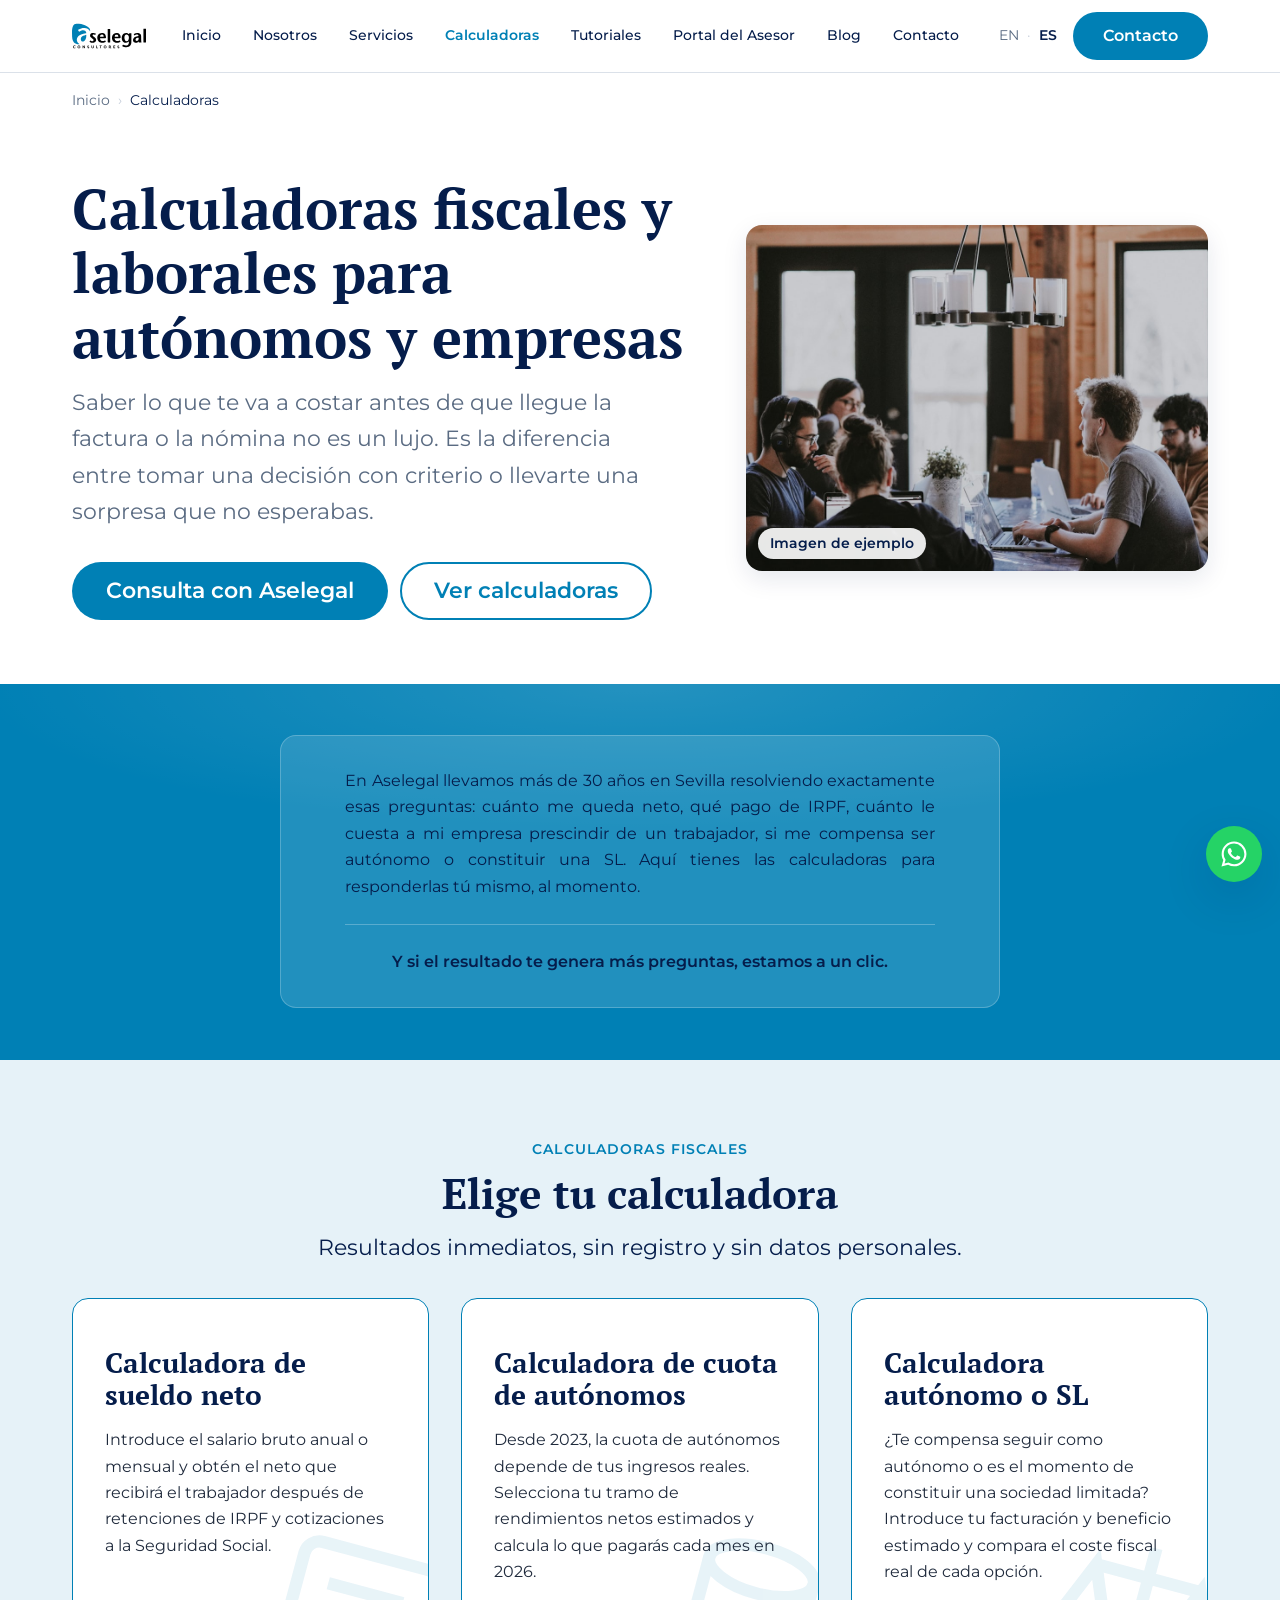
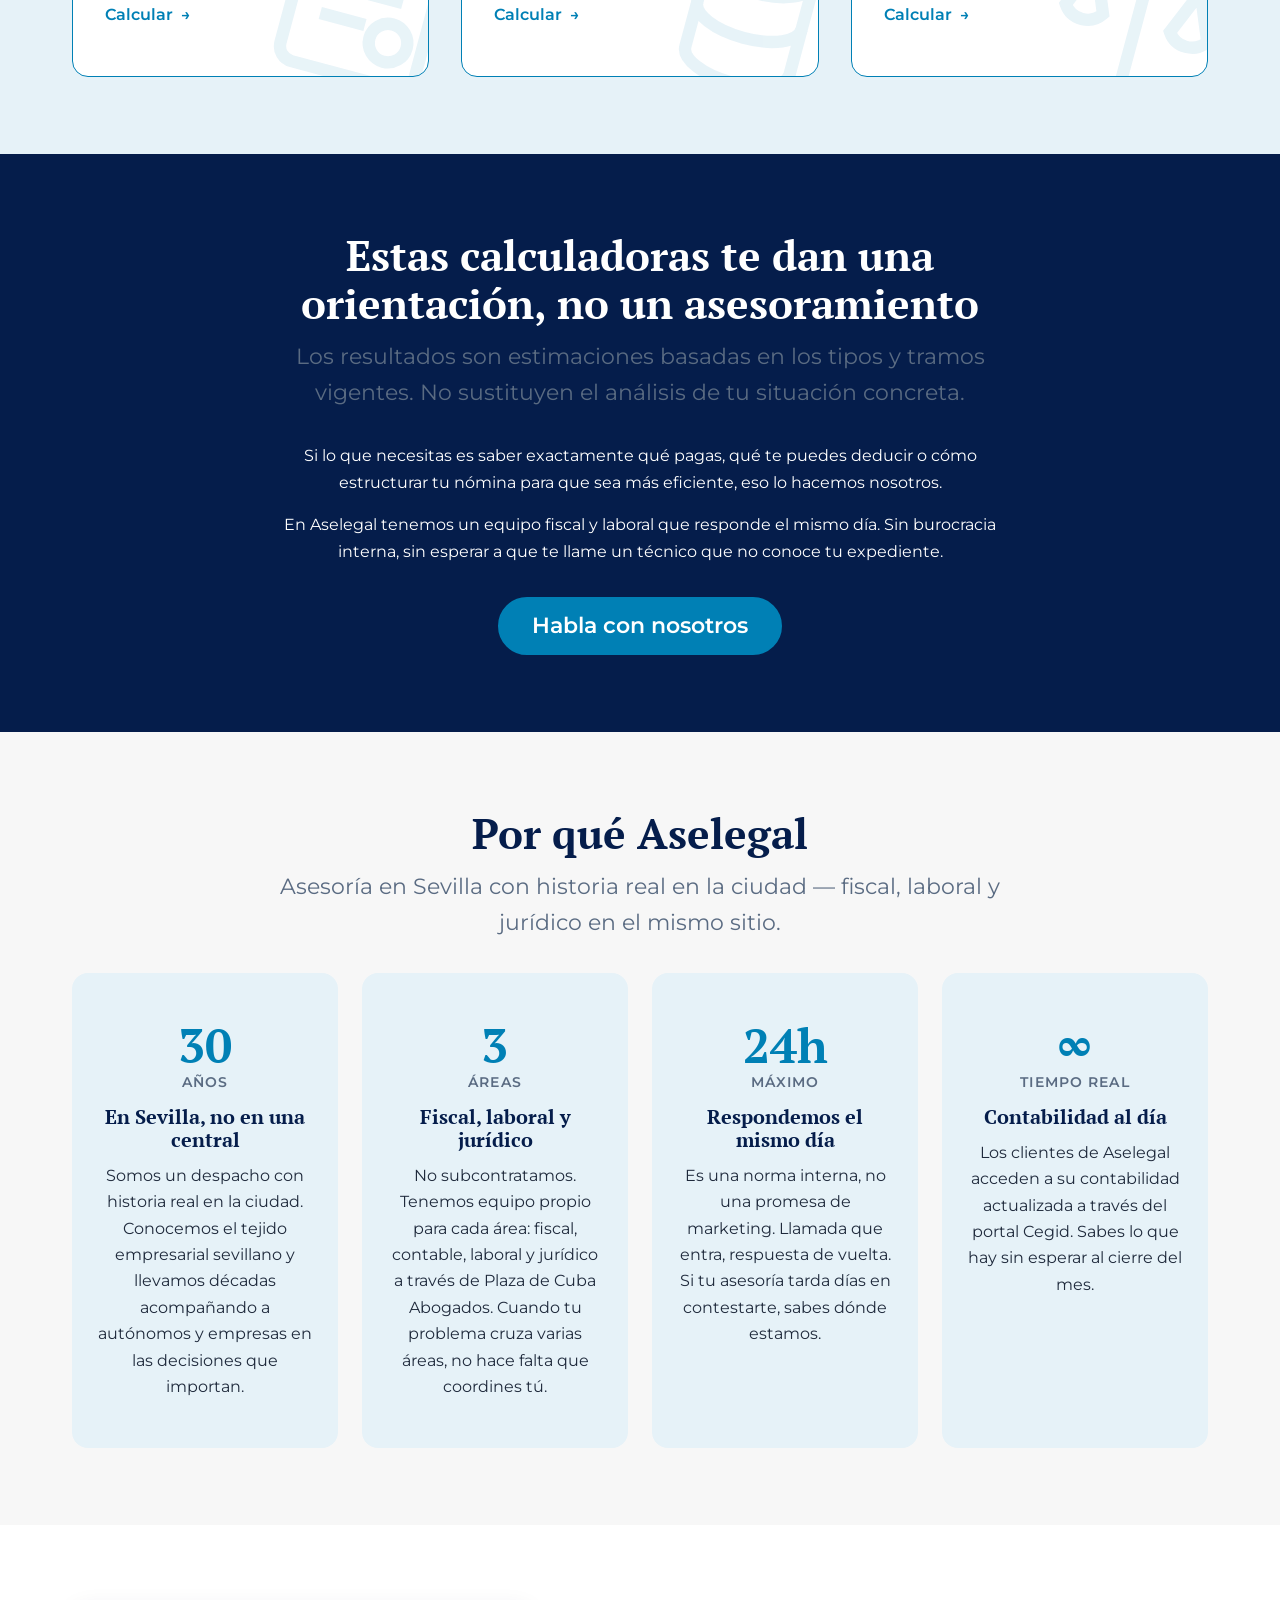
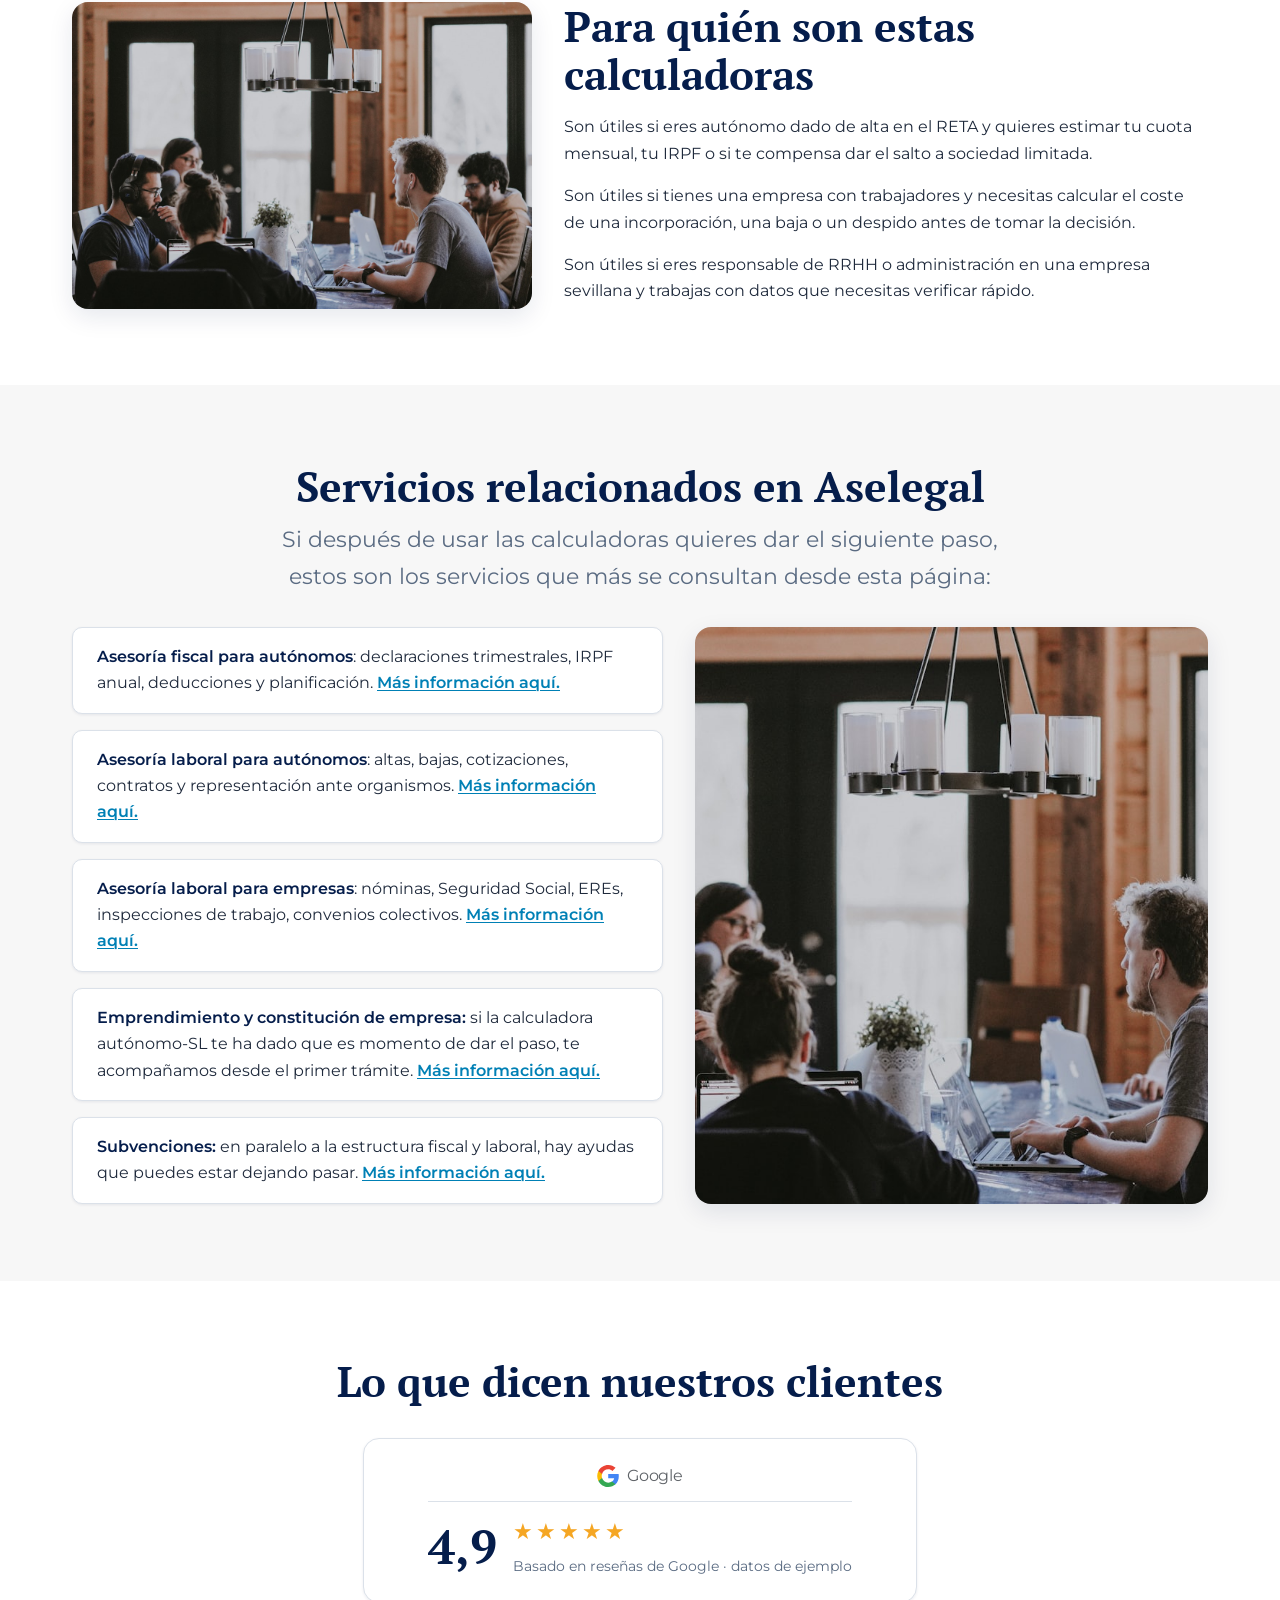
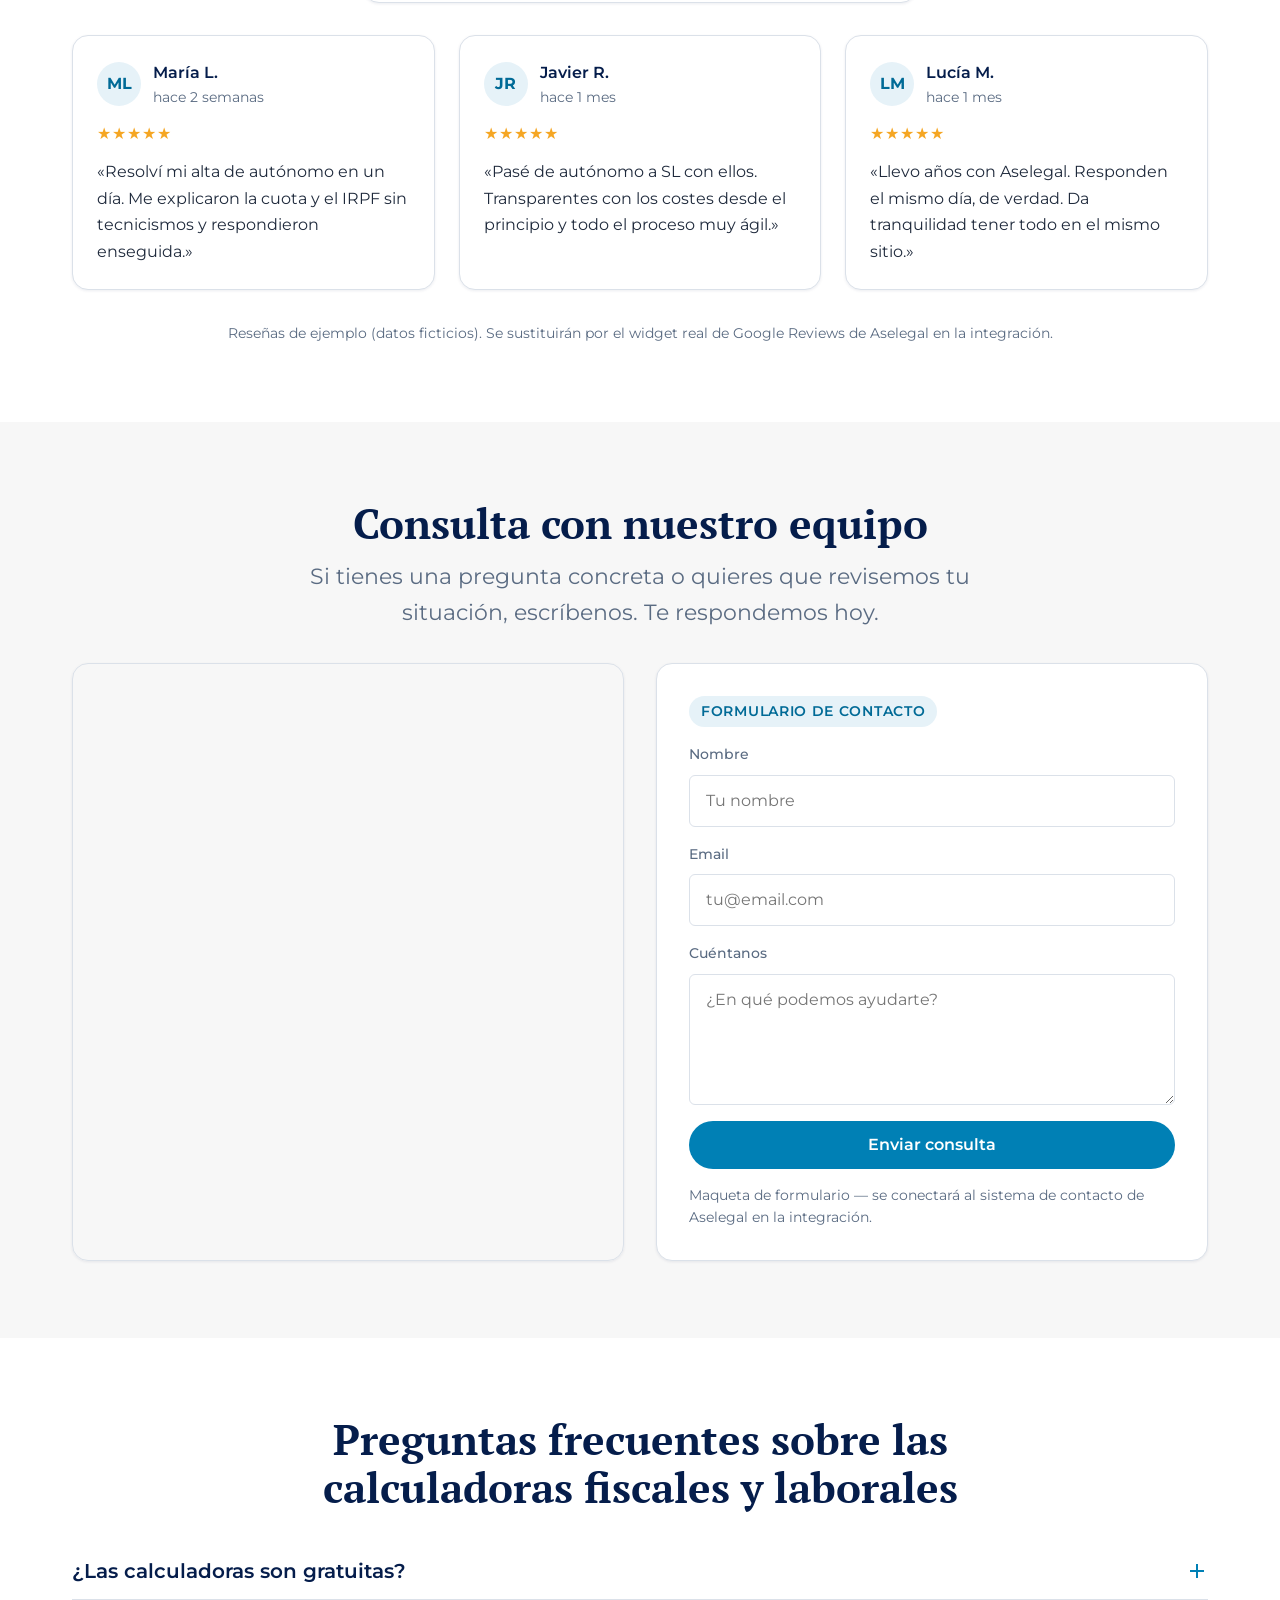
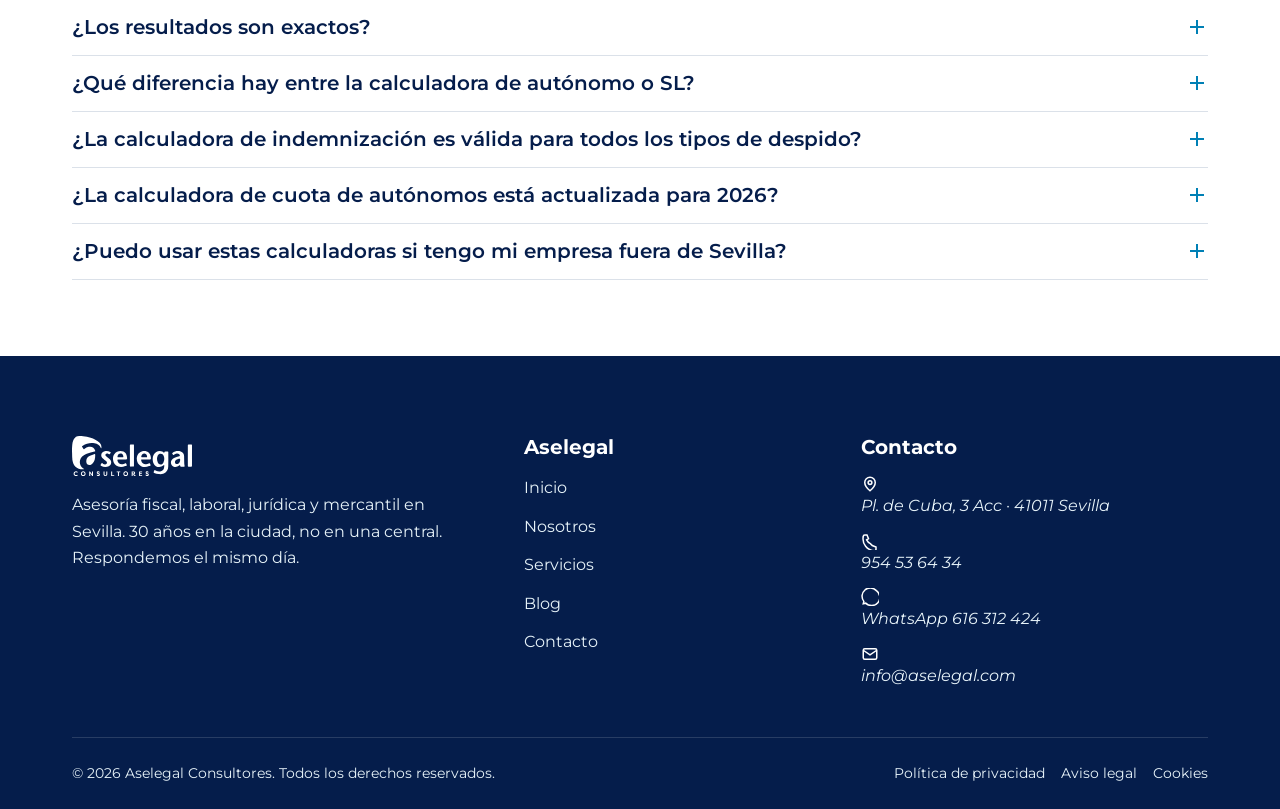
<file: index.html>
<!DOCTYPE html>
<html lang="es">

<head>
  <meta charset="UTF-8">
  <meta http-equiv="refresh" content="0; url=calculadoras/index.html">
  <link rel="canonical" href="calculadoras/index.html">
  <title>Calculadoras Aselegal</title>
  <script>window.location.replace("calculadoras/index.html");</script>
</head>

<body>
  <p>Redirigiendo a <a href="calculadoras/index.html">calculadoras/index.html</a>…</p>
</body>

</html>
</file>
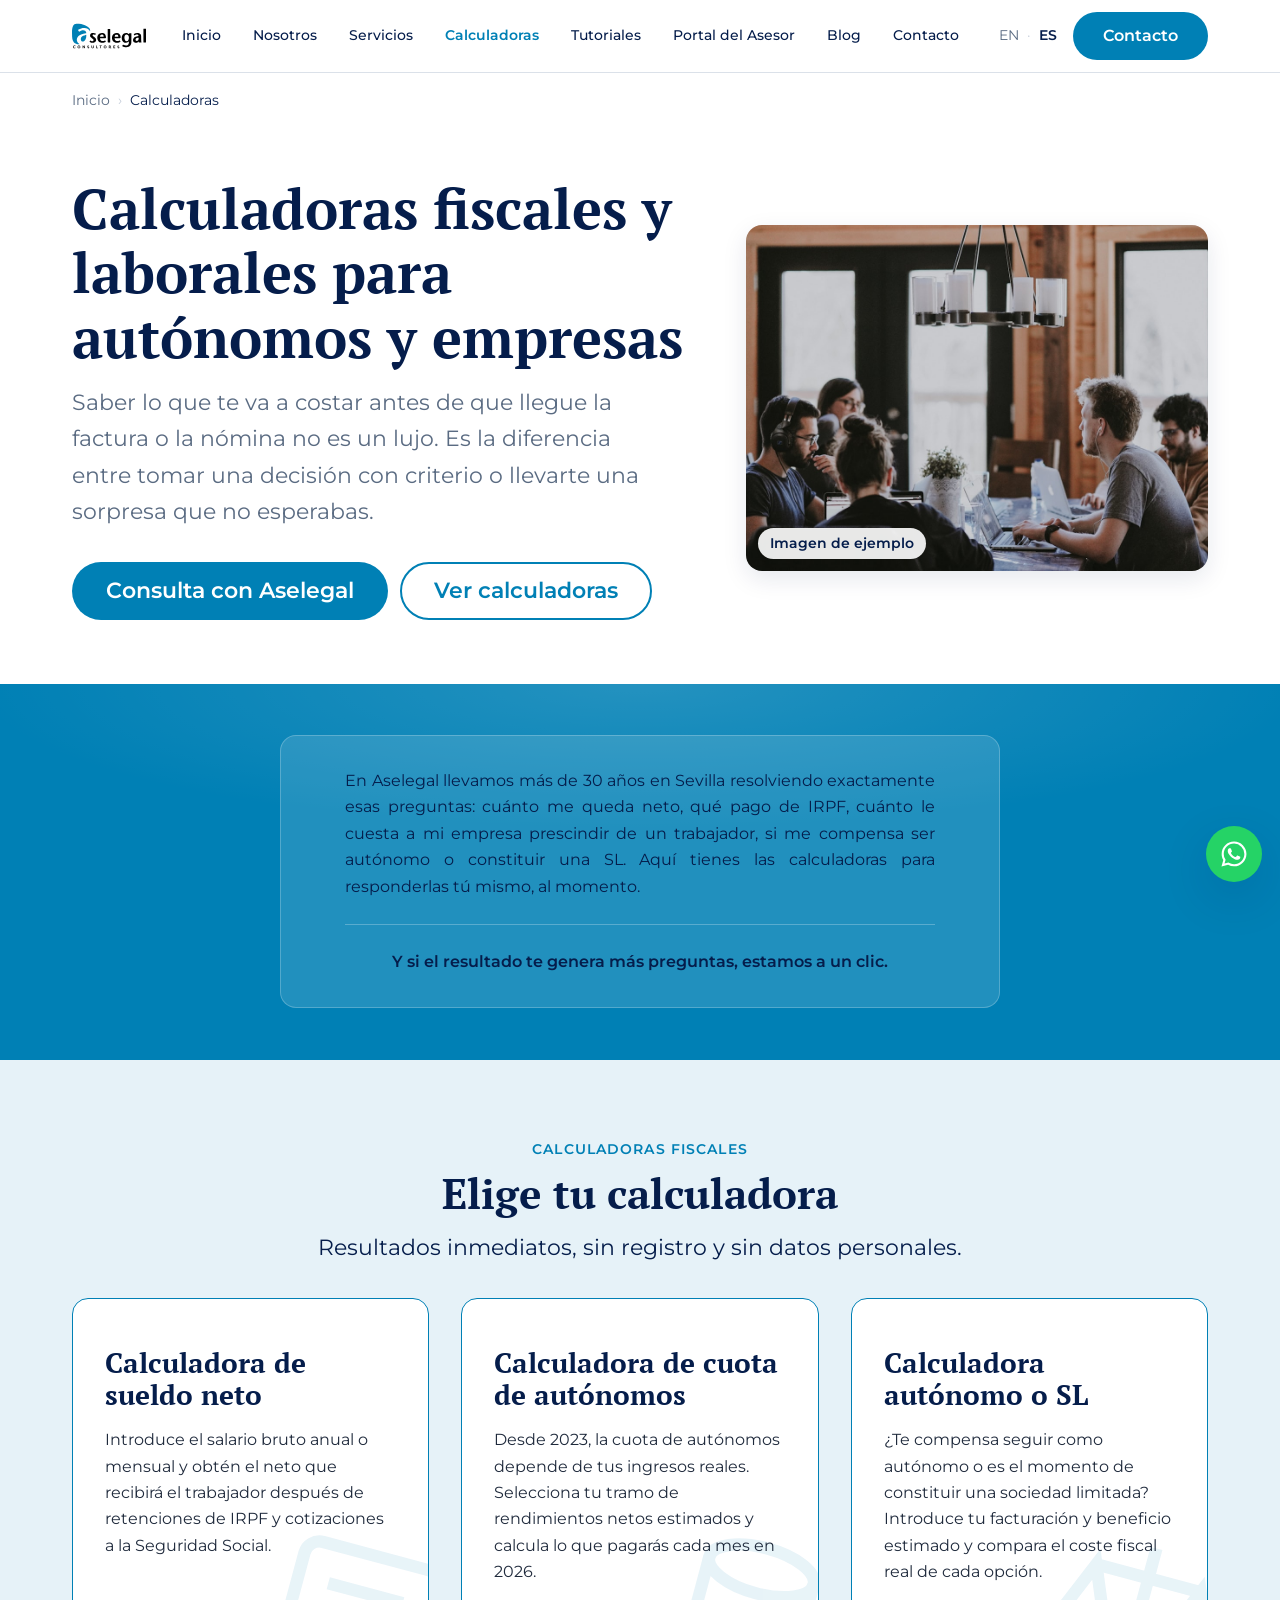
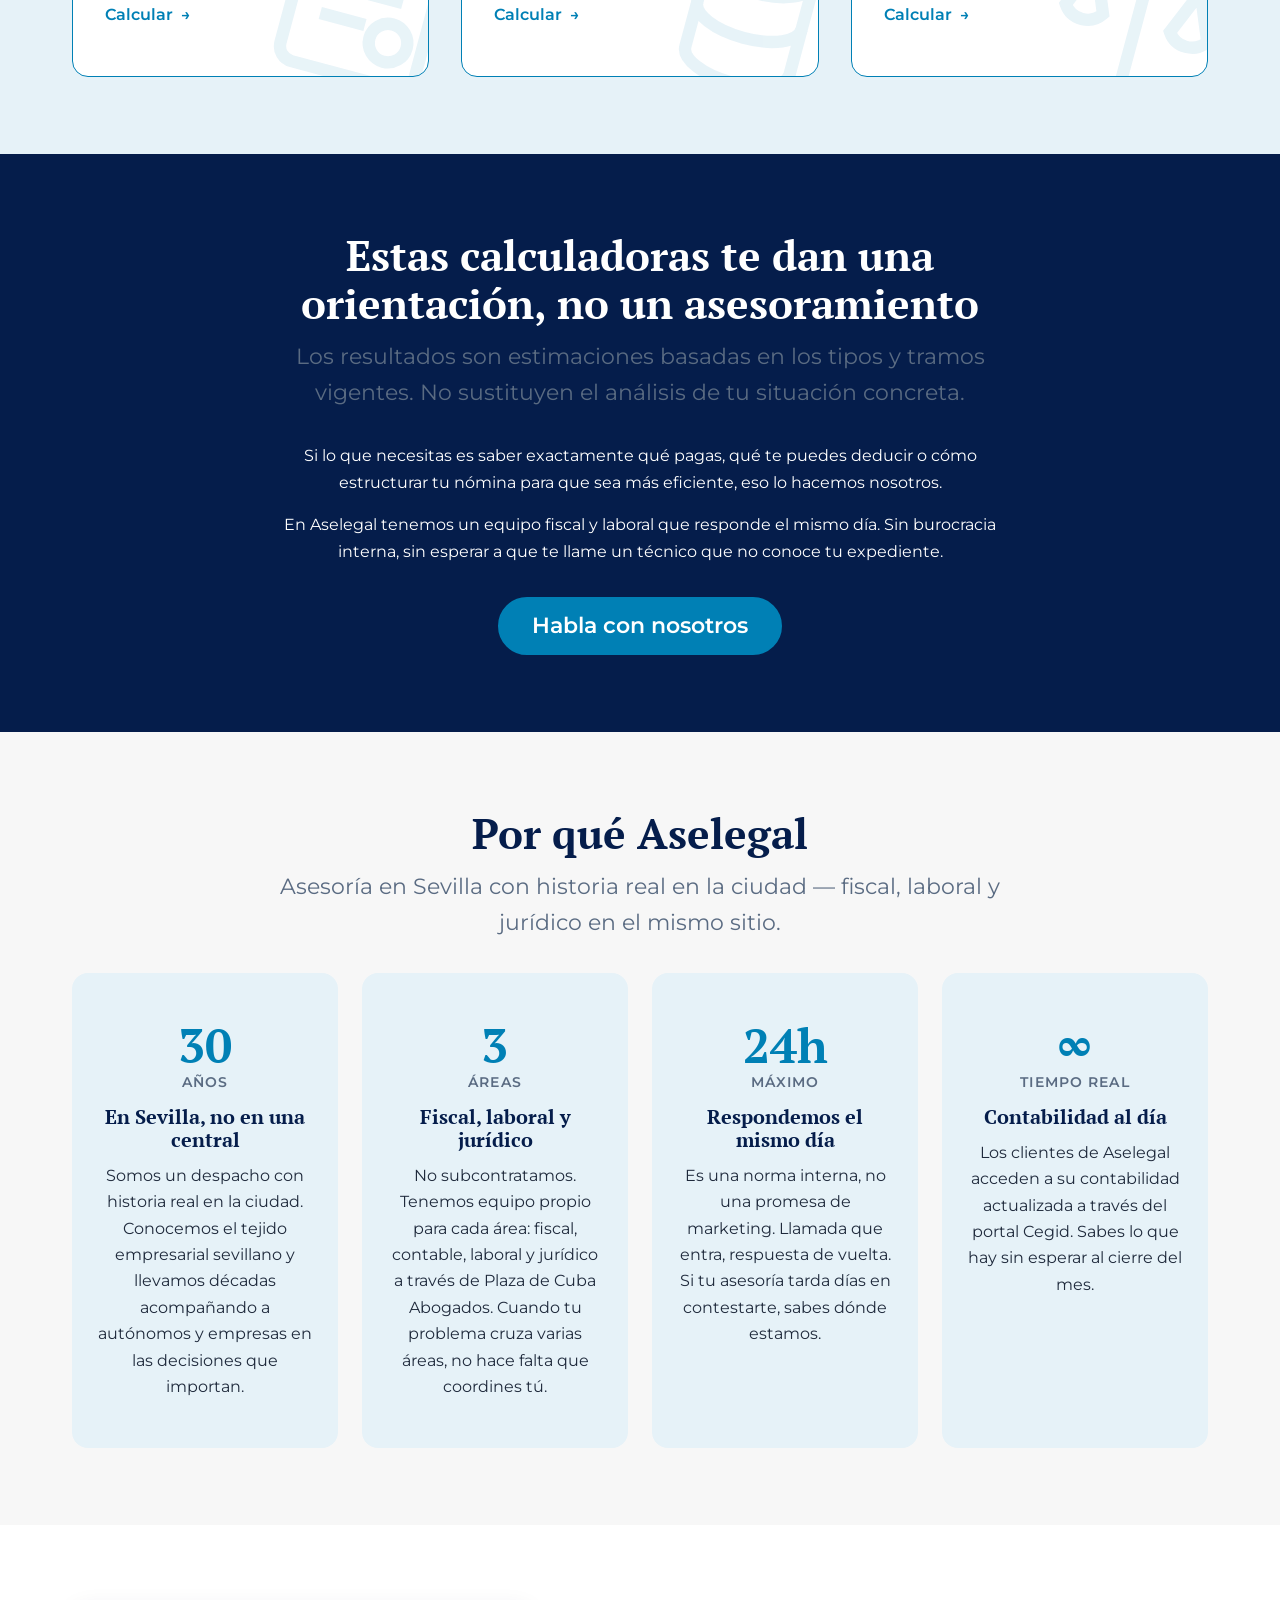
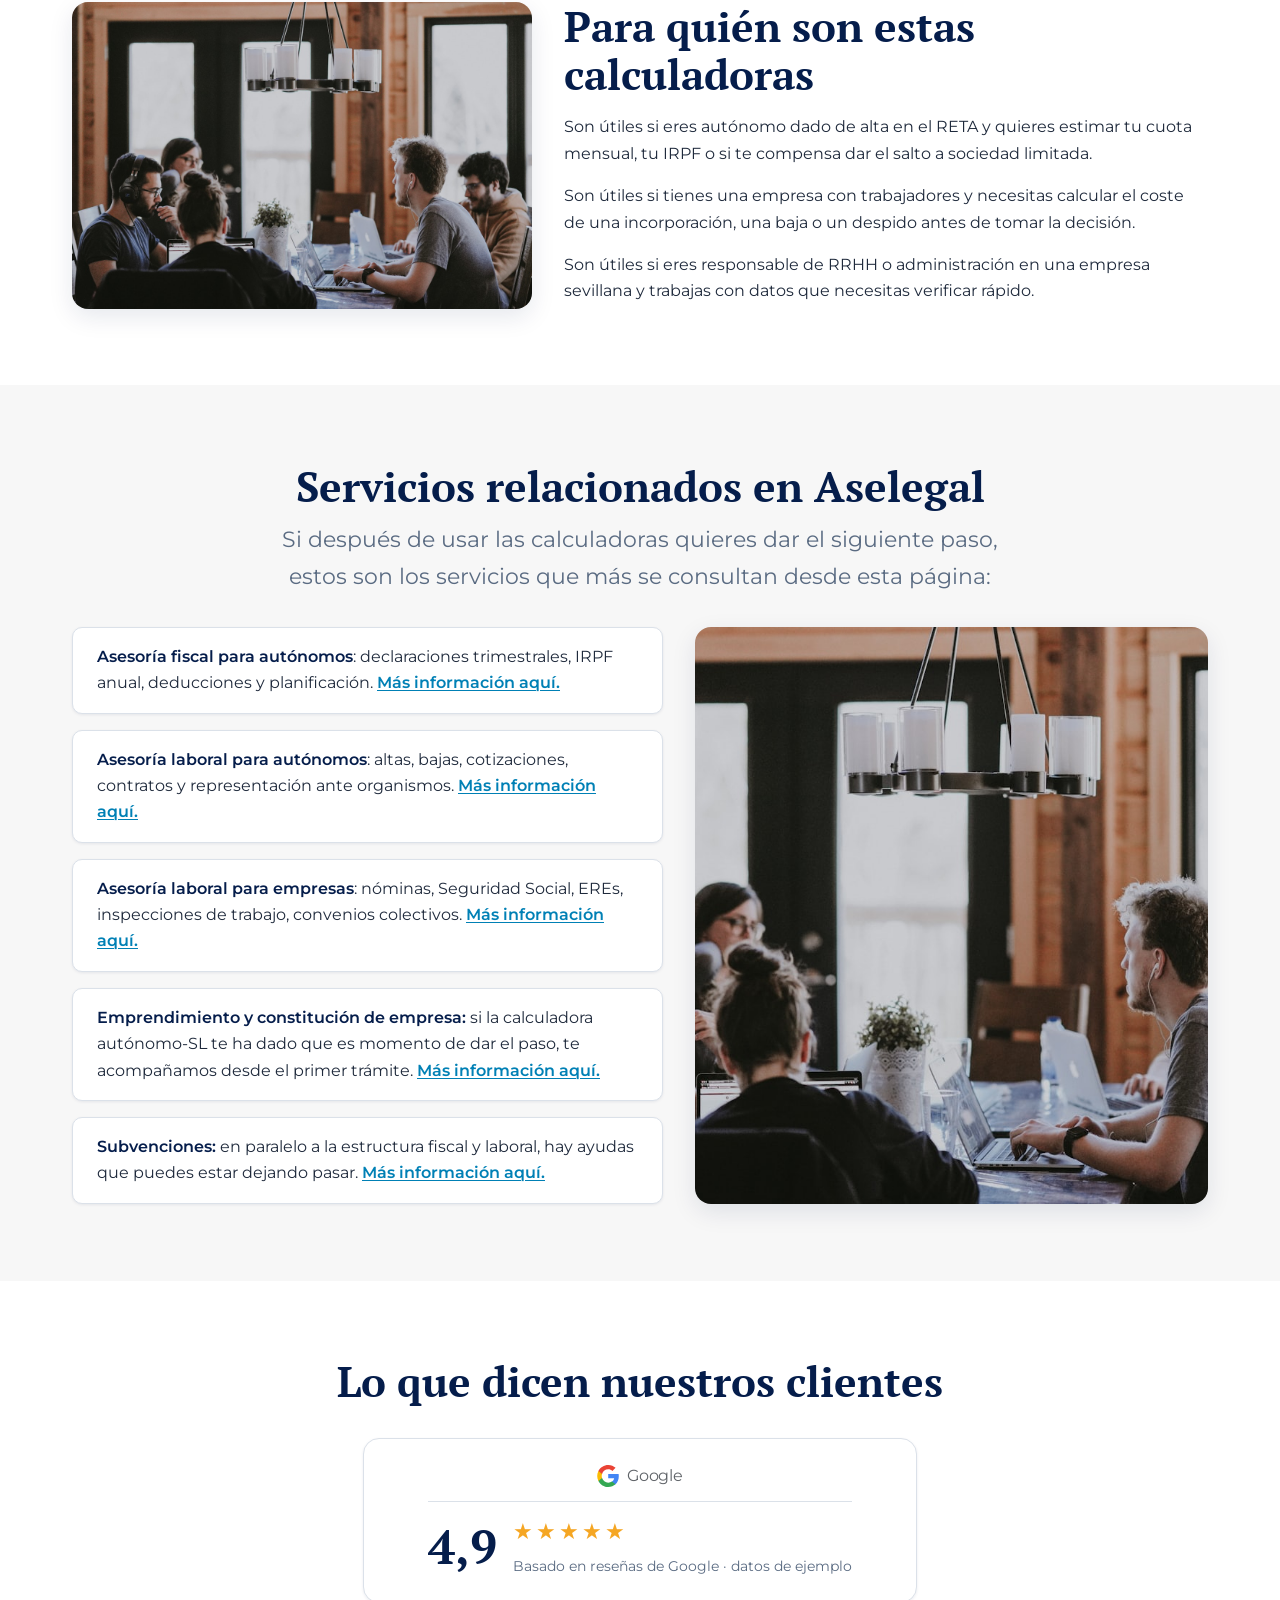
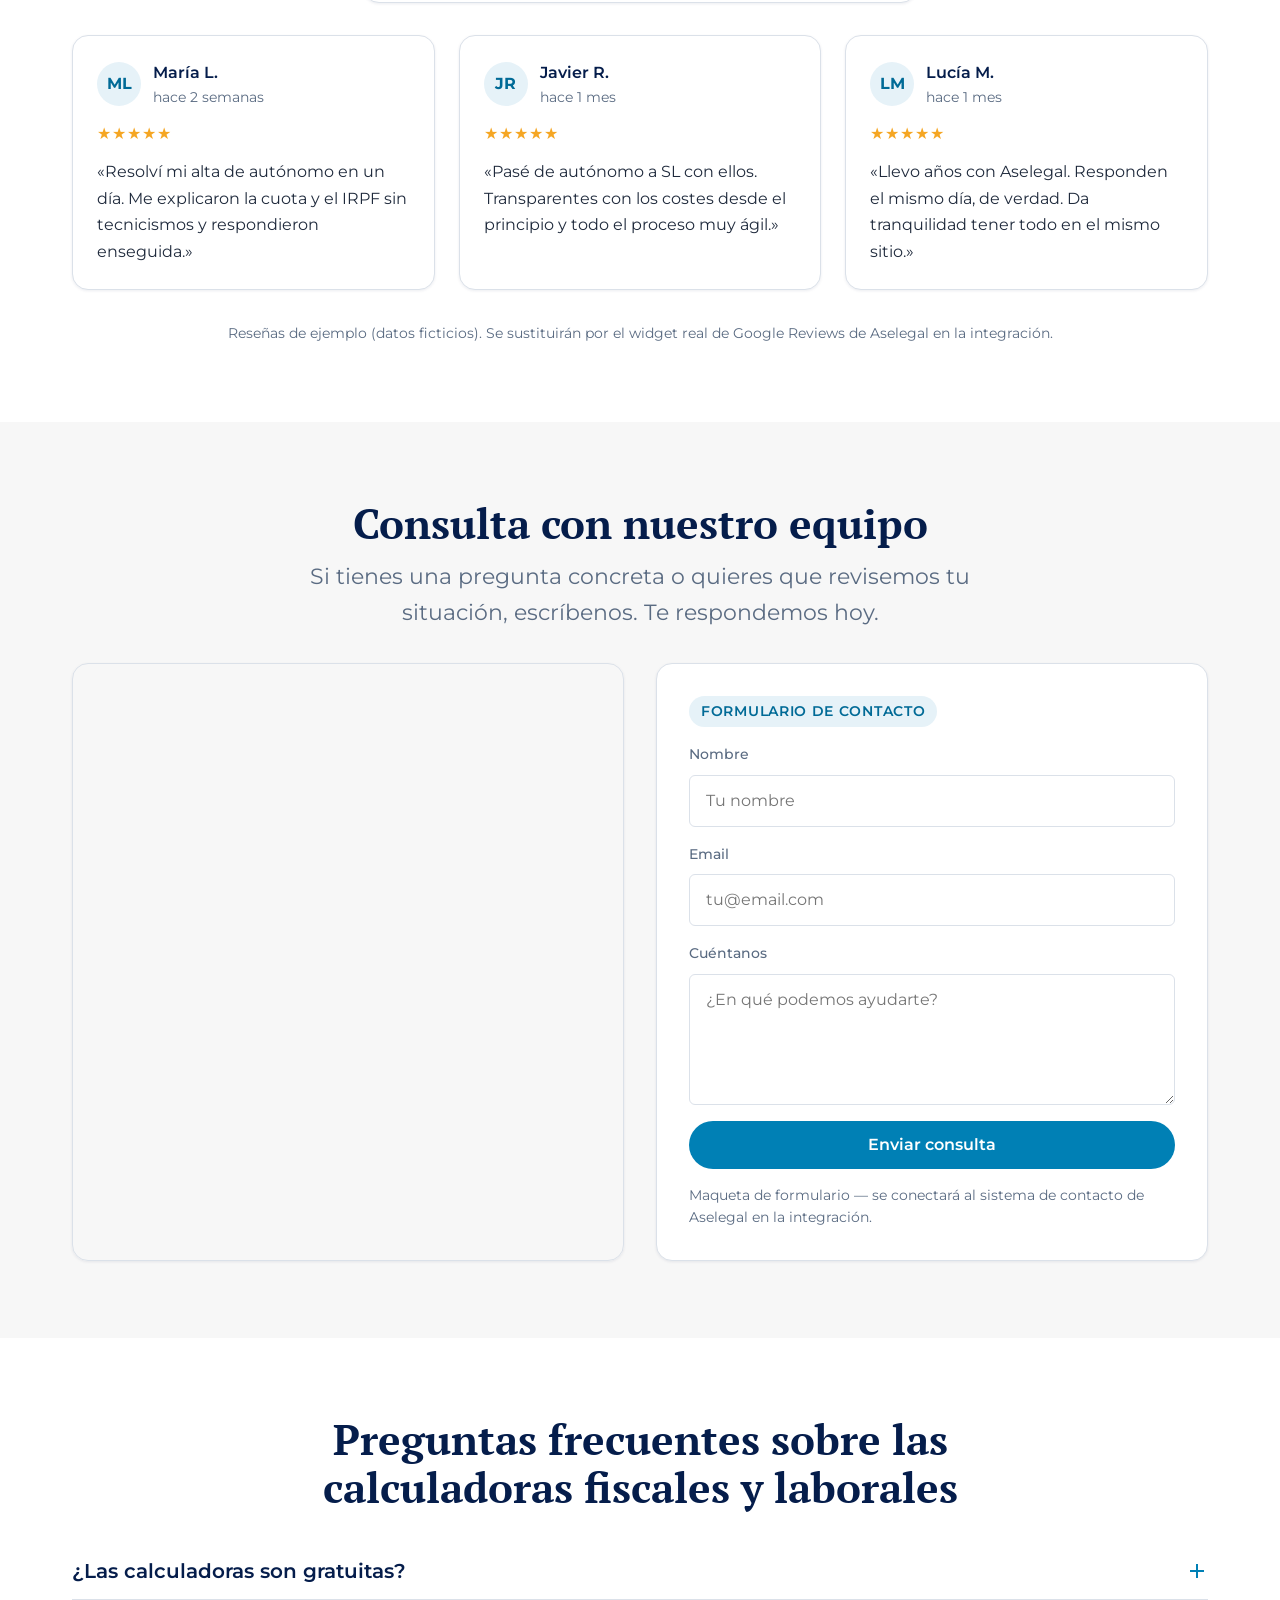
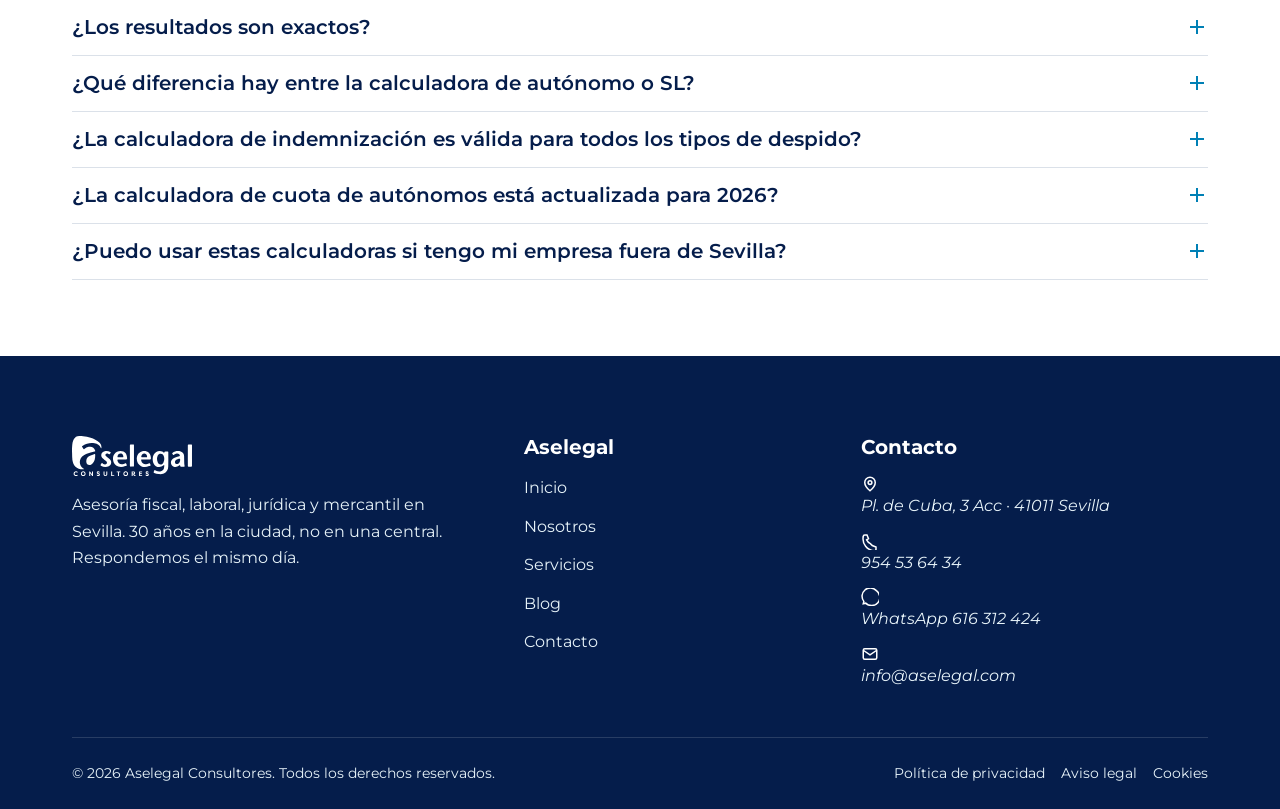
<file: calculadoras/index.html>
<!DOCTYPE html>
<html lang="es">
<head>
  <meta charset="UTF-8">
  <meta name="viewport" content="width=device-width, initial-scale=1.0">
  <title>Calculadoras fiscales y laborales | Aselegal</title>
  <meta name="description" content="Calculadoras fiscales y laborales gratuitas para autónomos y empresas: sueldo neto, cuota de autónomos 2026 y autónomo o SL. Aselegal, asesoría en Sevilla.">
  <link rel="canonical" href="https://aselegal.com/calculadoras/">

  <!-- Open Graph -->
  <meta property="og:type" content="website">
  <meta property="og:locale" content="es_ES">
  <meta property="og:site_name" content="Aselegal">
  <meta property="og:title" content="Calculadoras fiscales y laborales | Aselegal">
  <meta property="og:description" content="Calcula tu sueldo neto, tu cuota de autónomos 2026 y si te conviene ser autónomo o SL. Herramientas gratuitas de Aselegal.">
  <meta property="og:url" content="https://aselegal.com/calculadoras/">
  <meta property="og:image" content="https://aselegal.com/calculadoras/assets/logo/logo-aselegal.png">

  <link rel="icon" href="assets/logo/logo-aselegal.svg" type="image/svg+xml">

  <!-- Fuentes (display=swap) -->
  <link rel="preconnect" href="https://fonts.googleapis.com">
  <link rel="preconnect" href="https://fonts.gstatic.com" crossorigin>
  <link href="https://fonts.googleapis.com/css2?family=Montserrat:wght@300;400;500;600;700&family=PT+Serif:wght@400;700&display=swap" rel="stylesheet">

  <link rel="stylesheet" href="css/tokens.css">
  <link rel="stylesheet" href="css/base.css">
  <link rel="stylesheet" href="css/components.css">

  <script defer src="js/ui.js"></script>

  <!-- SEO: Breadcrumb -->
  <script type="application/ld+json">
  {
    "@context": "https://schema.org",
    "@type": "BreadcrumbList",
    "itemListElement": [
      { "@type": "ListItem", "position": 1, "name": "Inicio", "item": "https://aselegal.com/" },
      { "@type": "ListItem", "position": 2, "name": "Calculadoras", "item": "https://aselegal.com/calculadoras/" }
    ]
  }
  </script>

  <!-- SEO: FAQPage (preguntas frecuentes del copy del hub) -->
  <script type="application/ld+json">
  {
    "@context": "https://schema.org",
    "@type": "FAQPage",
    "mainEntity": [
      { "@type": "Question", "name": "¿Las calculadoras son gratuitas?", "acceptedAnswer": { "@type": "Answer", "text": "Sí, todas las herramientas de esta página son de uso libre y gratuito. No hace falta que te registres ni dejes ningún dato." } },
      { "@type": "Question", "name": "¿Los resultados son exactos?", "acceptedAnswer": { "@type": "Answer", "text": "Son orientativos. Aplican los tipos y tramos vigentes en la normativa estatal y autonómica de Andalucía, pero no tienen en cuenta particularidades de tu situación (deducciones personales, situación familiar, convenio colectivo de tu empresa, retribuciones en especie, etc.). Para un cálculo exacto, consúltanos." } },
      { "@type": "Question", "name": "¿Qué diferencia hay entre la calculadora de autónomo o SL?", "acceptedAnswer": { "@type": "Answer", "text": "Compara el impacto fiscal neto de dos estructuras jurídicas distintas: tributar como persona física por rendimientos de actividad económica (autónomo, IRPF) frente a constituir una sociedad limitada (Impuesto sobre Sociedades: 21% sobre los primeros 50.000 € y 23% sobre el resto para pymes en 2026). La diferencia puede ser relevante a partir de ciertos niveles de beneficio, normalmente a partir de 40.000-50.000 euros anuales, aunque depende de cada caso." } },
      { "@type": "Question", "name": "¿La calculadora de indemnización es válida para todos los tipos de despido?", "acceptedAnswer": { "@type": "Answer", "text": "Incluye los supuestos más habituales: despido objetivo (20 días por año, máximo 12 mensualidades), despido improcedente (33 días por año, máximo 24 mensualidades) y cese voluntario (sin indemnización ordinaria). No calcula ERTEs, excedencias ni situaciones con convenio colectivo que mejore la ley. Si hay duda sobre qué corresponde en tu caso concreto, consúltanos antes de llegar a ningún acuerdo." } },
      { "@type": "Question", "name": "¿La calculadora de cuota de autónomos está actualizada para 2026?", "acceptedAnswer": { "@type": "Answer", "text": "Sí, incorporamos los tramos y bases del sistema de cotización por ingresos reales vigente para 2026. Si tienes dudas sobre cómo declarar tus ingresos reales a la Seguridad Social o cómo regularizar la cotización al año siguiente, podemos orientarte." } },
      { "@type": "Question", "name": "¿Puedo usar estas calculadoras si tengo mi empresa fuera de Sevilla?", "acceptedAnswer": { "@type": "Answer", "text": "Las calculadoras son válidas para toda España en lo que respecta a normativa estatal (IRPF, Seguridad Social, Estatuto de los Trabajadores). Para aspectos autonómicos específicos fuera de Andalucía, puede haber diferencias menores en algunos tramos. Si tu empresa está en Sevilla o el área metropolitana y quieres asesoramiento presencial, estamos en Plaza de Cuba." } }
    ]
  }
  </script>
</head>
<body>
  <a class="skip-link" href="#main">Saltar al contenido</a>

  <!-- ===== HEADER (partial) ===== -->
  <header class="site-header">
    <div class="container site-header__inner">
      <a class="site-header__logo" href="https://aselegal.com/" aria-label="Aselegal — Inicio">
        <img src="assets/logo/logo-aselegal.svg" width="180" height="60" alt="Aselegal Consultores">
      </a>
      <nav class="site-nav" id="site-nav" aria-label="Navegación principal">
        <ul class="site-nav__list">
          <li><a class="site-nav__link" href="https://aselegal.com/">Inicio</a></li>
          <li><a class="site-nav__link" href="https://aselegal.com/nosotros/">Nosotros</a></li>
          <li><a class="site-nav__link" href="https://aselegal.com/servicios/">Servicios</a></li>
          <li><a class="site-nav__link" href="#calculadoras" aria-current="page">Calculadoras</a></li>
          <li><a class="site-nav__link" href="https://aselegal.com/tutoriales/">Tutoriales</a></li>
          <li><a class="site-nav__link" href="https://ASELEGAL.portaldespacho.com/acceso/frame">Portal del Asesor</a></li>
          <li><a class="site-nav__link" href="https://aselegal.com/blog/">Blog</a></li>
          <li><a class="site-nav__link" href="https://aselegal.com/contacto/">Contacto</a></li>
        </ul>
      </nav>
      <div class="site-header__actions">
        <span class="lang-switch" aria-label="Selector de idioma">
          <a href="https://aselegal.com/en/" hreflang="en">EN</a><span>·</span><a href="#" hreflang="es" aria-current="true">ES</a>
        </span>
        <a class="btn btn--primary" href="https://aselegal.com/contacto/">Contacto</a>
        <button class="nav-toggle" type="button" aria-expanded="false" aria-controls="site-nav" aria-label="Abrir menú">
          <span></span><span></span><span></span>
        </button>
      </div>
    </div>
  </header>

  <main id="main">
    <!-- ===== Breadcrumb ===== -->
    <nav class="container breadcrumb" aria-label="Migas de pan">
      <ol>
        <li><a href="https://aselegal.com/">Inicio</a></li>
        <li><span aria-current="page">Calculadoras</span></li>
      </ol>
    </nav>

    <!-- ===== Hero ===== -->
    <section class="hero">
      <div class="container hero__grid">
        <div>
          <h1 class="hero__title">Calculadoras fiscales y laborales para autónomos y empresas</h1>
          <p class="hero__lead">Saber lo que te va a costar antes de que llegue la factura o la nómina no es un lujo. Es la diferencia entre tomar una decisión con criterio o llevarte una sorpresa que no esperabas.</p>
          <div class="hero__actions">
            <a class="btn btn--primary btn--lg" href="https://aselegal.com/contacto/">Consulta con Aselegal</a>
            <a class="btn btn--outline btn--lg" href="#calculadoras">Ver calculadoras</a>
          </div>
        </div>
        <figure class="media-shot hero__media">
          <img src="assets/img/placeholder.jpg" width="1200" height="800" alt="Equipo de Aselegal asesorando a clientes en Sevilla (imagen de ejemplo)">
          <figcaption class="media-shot__tag">Imagen de ejemplo</figcaption>
        </figure>
      </div>
    </section>

    <!-- ===== Intro (resto de la entradilla del copy) ===== -->
    <section class="section section--tight section--blue">
      <div class="container">
        <div class="prose">
          <p>En Aselegal llevamos más de 30 años en Sevilla resolviendo exactamente esas preguntas: cuánto me queda neto, qué pago de IRPF, cuánto le cuesta a mi empresa prescindir de un trabajador, si me compensa ser autónomo o constituir una SL. Aquí tienes las calculadoras para responderlas tú mismo, al momento.</p>
          <p>Y si el resultado te genera más preguntas, estamos a un clic.</p>
        </div>
      </div>
    </section>

    <!-- ===== Grid de calculadoras ===== -->
    <section class="section section--calc" id="calculadoras">
      <div class="container">
        <div class="section__head section__head--center">
          <span class="section__kicker">Calculadoras fiscales</span>
          <h2>Elige tu calculadora</h2>
          <p class="section__lead">Resultados inmediatos, sin registro y sin datos personales.</p>
        </div>
        <div class="calc-grid">

          <article class="calc-card">
            <div class="calc-card__icon-wrap" aria-hidden="true">
              <span class="calc-card__icon">
                <svg viewBox="0 0 24 24" fill="none" stroke="currentColor" stroke-width="1.6"><rect x="3" y="4" width="18" height="16" rx="2"/><path d="M7 9h10M7 13h6"/><circle cx="16.5" cy="14.5" r="2.5"/></svg>
              </span>
            </div>
            <h3 class="calc-card__title"><a href="sueldo-neto/index.html">Calculadora de sueldo neto</a></h3>
            <p class="calc-card__desc">Introduce el salario bruto anual o mensual y obtén el neto que recibirá el trabajador después de retenciones de IRPF y cotizaciones a la Seguridad Social.</p>
            <span class="calc-card__cta">Calcular <span class="arrow" aria-hidden="true">→</span></span>
          </article>

          <article class="calc-card">
            <div class="calc-card__icon-wrap" aria-hidden="true">
              <span class="calc-card__icon">
                <svg viewBox="0 0 24 24" fill="none" stroke="currentColor" stroke-width="1.6"><ellipse cx="12" cy="6" rx="7" ry="3"/><path d="M5 6v6c0 1.7 3.1 3 7 3s7-1.3 7-3V6"/><path d="M5 12v6c0 1.7 3.1 3 7 3s7-1.3 7-3v-6"/></svg>
              </span>
            </div>
            <h3 class="calc-card__title"><a href="cuota-autonomos/index.html">Calculadora de cuota de autónomos</a></h3>
            <p class="calc-card__desc">Desde 2023, la cuota de autónomos depende de tus ingresos reales. Selecciona tu tramo de rendimientos netos estimados y calcula lo que pagarás cada mes en 2026.</p>
            <span class="calc-card__cta">Calcular <span class="arrow" aria-hidden="true">→</span></span>
          </article>

          <article class="calc-card">
            <div class="calc-card__icon-wrap" aria-hidden="true">
              <span class="calc-card__icon">
                <svg viewBox="0 0 24 24" fill="none" stroke="currentColor" stroke-width="1.6"><path d="M12 3v18M5 7h14"/><path d="M5 7 2.5 13a3 3 0 0 0 5 0L5 7Zm14 0-2.5 6a3 3 0 0 0 5 0L19 7Z"/></svg>
              </span>
            </div>
            <h3 class="calc-card__title"><a href="autonomo-empresa/index.html">Calculadora autónomo o SL</a></h3>
            <p class="calc-card__desc">¿Te compensa seguir como autónomo o es el momento de constituir una sociedad limitada? Introduce tu facturación y beneficio estimado y compara el coste fiscal real de cada opción.</p>
            <span class="calc-card__cta">Calcular <span class="arrow" aria-hidden="true">→</span></span>
          </article>

        </div>
      </div>
    </section>

    <!-- ===== Orientación, no asesoramiento ===== -->
    <section class="section section--navy">
      <div class="container">
        <div class="section__head section__head--center">
          <h2>Estas calculadoras te dan una orientación, no un asesoramiento</h2>
          <p class="section__lead">Los resultados son estimaciones basadas en los tipos y tramos vigentes. No sustituyen el análisis de tu situación concreta.</p>
        </div>
        <div class="prose" style="margin-inline:auto;text-align:center">
          <p>Si lo que necesitas es saber exactamente qué pagas, qué te puedes deducir o cómo estructurar tu nómina para que sea más eficiente, eso lo hacemos nosotros.</p>
          <p>En Aselegal tenemos un equipo fiscal y laboral que responde el mismo día. Sin burocracia interna, sin esperar a que te llame un técnico que no conoce tu expediente.</p>
          <p class="mt-6"><a class="btn btn--secondary btn--lg" href="https://aselegal.com/contacto/">Habla con nosotros</a></p>
        </div>
      </div>
    </section>

    <!-- ===== Por qué Aselegal ===== -->
    <section class="section section--why">
      <div class="container">
        <div class="section__head">
          <h2>Por qué Aselegal</h2>
          <p class="section__lead">Asesoría en Sevilla con historia real en la ciudad — fiscal, laboral y jurídico en el mismo sitio.</p>
        </div>
        <div class="why__grid">
          <div class="why__item">
            <span class="why__metric">30<small>años</small></span>
            <h3 class="why__item-title">En Sevilla, no en una central</h3>
            <p>Somos un despacho con historia real en la ciudad. Conocemos el tejido empresarial sevillano y llevamos décadas acompañando a autónomos y empresas en las decisiones que importan.</p>
          </div>
          <div class="why__item">
            <span class="why__metric">3<small>áreas</small></span>
            <h3 class="why__item-title">Fiscal, laboral y jurídico</h3>
            <p>No subcontratamos. Tenemos equipo propio para cada área: fiscal, contable, laboral y jurídico a través de Plaza de Cuba Abogados. Cuando tu problema cruza varias áreas, no hace falta que coordines tú.</p>
          </div>
          <div class="why__item">
            <span class="why__metric">24h<small>máximo</small></span>
            <h3 class="why__item-title">Respondemos el mismo día</h3>
            <p>Es una norma interna, no una promesa de marketing. Llamada que entra, respuesta de vuelta. Si tu asesoría tarda días en contestarte, sabes dónde estamos.</p>
          </div>
          <div class="why__item">
            <span class="why__metric">∞<small>tiempo real</small></span>
            <h3 class="why__item-title">Contabilidad al día</h3>
            <p>Los clientes de Aselegal acceden a su contabilidad actualizada a través del portal Cegid. Sabes lo que hay sin esperar al cierre del mes.</p>
          </div>
        </div>
      </div>
    </section>

    <!-- ===== Para quién son ===== -->
    <section class="section">
      <div class="container">
        <div class="audience audience--media">
          <figure class="audience__img">
            <img src="assets/img/placeholder.jpg" alt="Atención personalizada en Aselegal, Sevilla (imagen de ejemplo)" loading="lazy">
          </figure>
          <div class="prose">
            <h2>Para quién son estas calculadoras</h2>
            <p>Son útiles si eres autónomo dado de alta en el RETA y quieres estimar tu cuota mensual, tu IRPF o si te compensa dar el salto a sociedad limitada.</p>
            <p>Son útiles si tienes una empresa con trabajadores y necesitas calcular el coste de una incorporación, una baja o un despido antes de tomar la decisión.</p>
            <p>Son útiles si eres responsable de RRHH o administración en una empresa sevillana y trabajas con datos que necesitas verificar rápido.</p>
          </div>
        </div>
      </div>
    </section>

    <!-- ===== Servicios relacionados ===== -->
    <section class="section section--alt">
      <div class="container">
        <div class="section__head section__head--center">
          <h2>Servicios relacionados en Aselegal</h2>
          <p class="section__lead">Si después de usar las calculadoras quieres dar el siguiente paso, estos son los servicios que más se consultan desde esta página:</p>
        </div>
        <div class="services-split">
          <div class="services">
            <div class="service-link"><p><strong>Asesoría fiscal para autónomos</strong>: declaraciones trimestrales, IRPF anual, deducciones y planificación. <a href="https://aselegal.com/servicios/asesoria-fiscal/">Más información aquí.</a></p></div>
            <div class="service-link"><p><strong>Asesoría laboral para autónomos</strong>: altas, bajas, cotizaciones, contratos y representación ante organismos. <a href="https://aselegal.com/servicios/asesoria-laboral/">Más información aquí.</a></p></div>
            <div class="service-link"><p><strong>Asesoría laboral para empresas</strong>: nóminas, Seguridad Social, EREs, inspecciones de trabajo, convenios colectivos. <a href="https://aselegal.com/servicios/asesoria-laboral/">Más información aquí.</a></p></div>
            <div class="service-link"><p><strong>Emprendimiento y constitución de empresa:</strong> si la calculadora autónomo-SL te ha dado que es momento de dar el paso, te acompañamos desde el primer trámite. <a href="https://aselegal.com/servicios/emprendimiento/">Más información aquí.</a></p></div>
            <div class="service-link"><p><strong>Subvenciones:</strong> en paralelo a la estructura fiscal y laboral, hay ayudas que puedes estar dejando pasar. <a href="https://aselegal.com/servicios/subvenciones/empresas/">Más información aquí.</a></p></div>
          </div>
          <figure class="services__media">
            <img src="assets/img/placeholder.jpg" alt="Equipo de Aselegal en el despacho de Sevilla" loading="lazy">
          </figure>
        </div>
      </div>
    </section>

    <!-- ===== Reviews ===== -->
    <section class="section">
      <div class="container">
        <div class="section__head section__head--center">
          <h2>Lo que dicen nuestros clientes</h2>
        </div>
        <div class="reviews">
          <div class="reviews__head">
            <div class="reviews__google-badge">
              <div class="reviews__google-top">
                <svg class="reviews__google-icon" viewBox="0 0 533.5 544.3" xmlns="http://www.w3.org/2000/svg" aria-hidden="true" focusable="false"><path d="M533.5 278.4c0-18.5-1.5-37.1-4.7-55.3H272.1v104.8h147c-6.1 33.8-25.7 63.7-54.4 82.7v68h87.7c51.5-47.4 81.1-117.4 81.1-200.2z" fill="#4285f4"/><path d="M272.1 544.3c73.4 0 135.3-24.1 180.4-65.7l-87.7-68c-24.4 16.6-55.9 26-92.6 26-71 0-131.2-47.9-152.8-112.3H28.9v70.1c46.2 91.9 140.3 149.9 243.2 149.9z" fill="#34a853"/><path d="M119.3 324.3c-11.4-33.8-11.4-70.4 0-104.2V150H28.9c-38.6 76.9-38.6 167.5 0 244.4l90.4-70.1z" fill="#fbbc04"/><path d="M272.1 107.7c38.8-.6 76.3 14 104.4 40.8l77.7-77.7C405 24.6 339.7-.8 272.1 0 169.2 0 75.1 58 28.9 150l90.4 70.1c21.5-64.5 81.8-112.4 152.8-112.4z" fill="#ea4335"/></svg>
                <span class="reviews__google-wordmark">Google</span>
              </div>
              <div class="reviews__score-row">
                <span class="reviews__score" aria-hidden="true">4,9</span>
                <div>
                  <div class="reviews__stars" aria-hidden="true">★★★★★</div>
                  <div class="reviews__meta">Basado en reseñas de Google · datos de ejemplo</div>
                </div>
              </div>
            </div>
            <span class="visually-hidden">Valoración media de 4,9 sobre 5 estrellas, basada en reseñas de ejemplo.</span>
          </div>
          <div class="reviews__grid">
            <article class="review-card">
              <div class="review-card__top">
                <span class="review-card__avatar" aria-hidden="true">ML</span>
                <span class="review-card__who"><span class="review-card__name">María L.</span><span class="review-card__date">hace 2 semanas</span></span>
              </div>
              <span class="review-card__stars" aria-hidden="true">★★★★★</span><span class="visually-hidden">5 de 5 estrellas</span>
              <p class="review-card__text">«Resolví mi alta de autónomo en un día. Me explicaron la cuota y el IRPF sin tecnicismos y respondieron enseguida.»</p>
            </article>
            <article class="review-card">
              <div class="review-card__top">
                <span class="review-card__avatar" aria-hidden="true">JR</span>
                <span class="review-card__who"><span class="review-card__name">Javier R.</span><span class="review-card__date">hace 1 mes</span></span>
              </div>
              <span class="review-card__stars" aria-hidden="true">★★★★★</span><span class="visually-hidden">5 de 5 estrellas</span>
              <p class="review-card__text">«Pasé de autónomo a SL con ellos. Transparentes con los costes desde el principio y todo el proceso muy ágil.»</p>
            </article>
            <article class="review-card">
              <div class="review-card__top">
                <span class="review-card__avatar" aria-hidden="true">LM</span>
                <span class="review-card__who"><span class="review-card__name">Lucía M.</span><span class="review-card__date">hace 1 mes</span></span>
              </div>
              <span class="review-card__stars" aria-hidden="true">★★★★★</span><span class="visually-hidden">5 de 5 estrellas</span>
              <p class="review-card__text">«Llevo años con Aselegal. Responden el mismo día, de verdad. Da tranquilidad tener todo en el mismo sitio.»</p>
            </article>
          </div>
          <p class="reviews__note">Reseñas de ejemplo (datos ficticios). Se sustituirán por el widget real de Google Reviews de Aselegal en la integración.</p>
        </div>
      </div>
    </section>

    <!-- ===== Contacto ===== -->
    <section class="section section--alt">
      <div class="container">
        <div class="section__head section__head--center">
          <h2>Consulta con nuestro equipo</h2>
          <p class="section__lead">Si tienes una pregunta concreta o quieres que revisemos tu situación, escríbenos. Te respondemos hoy.</p>
        </div>
        <div class="contact-grid">
          <div class="map-embed">
            <iframe src="https://www.google.com/maps/embed?pb=!1m18!1m12!1m3!1d3170.3976431638284!2d-5.9980902!3d37.380427399999995!2m3!1f0!2f0!3f0!3m2!1i1024!2i768!4f13.1!3m3!1m2!1s0xd126c1fa56235f5%3A0x2235ad979449e29c!2sASELEGAL%20%7C%20Asesor%C3%ADa%20en%20Sevilla%20(%20Laboral%20y%20Fiscal).%20Despacho%20Jur%C3%ADdico%20para%20particulares%20y%20empresas.!5e0!3m2!1ses!2sus!4v1781397131867!5m2!1ses!2sus" width="600" height="450" style="border:0;" allowfullscreen="" loading="lazy" referrerpolicy="no-referrer-when-downgrade" title="Mapa de ubicación de Aselegal en Plaza de Cuba, Sevilla"></iframe>
          </div>
          <form class="contact-form" aria-label="Formulario de contacto (maqueta)" onsubmit="return false">
            <p class="placeholder__tag" style="align-self:flex-start">Formulario de contacto</p>
            <div class="form-field"><label for="hub-nombre">Nombre</label><input id="hub-nombre" type="text" autocomplete="name" placeholder="Tu nombre"></div>
            <div class="form-field"><label for="hub-email">Email</label><input id="hub-email" type="email" autocomplete="email" placeholder="tu@email.com"></div>
            <div class="form-field"><label for="hub-msg">Cuéntanos</label><textarea id="hub-msg" rows="4" placeholder="¿En qué podemos ayudarte?"></textarea></div>
            <button class="btn btn--primary btn--block" type="submit">Enviar consulta</button>
            <p class="calc__note">Maqueta de formulario — se conectará al sistema de contacto de Aselegal en la integración.</p>
          </form>
        </div>
      </div>
    </section>

    <!-- ===== FAQ ===== -->
    <section class="section">
      <div class="container">
        <div class="section__head">
          <h2>Preguntas frecuentes sobre las calculadoras fiscales y laborales</h2>
        </div>
        <div class="faq">
          <div class="faq__item">
            <h3 style="margin:0"><button class="faq__question" type="button" aria-expanded="false">¿Las calculadoras son gratuitas?<span class="faq__icon" aria-hidden="true"></span></button></h3>
            <div class="faq__answer"><div><div class="faq__answer-inner"><p>Sí, todas las herramientas de esta página son de uso libre y gratuito. No hace falta que te registres ni dejes ningún dato.</p></div></div></div>
          </div>
          <div class="faq__item">
            <h3 style="margin:0"><button class="faq__question" type="button" aria-expanded="false">¿Los resultados son exactos?<span class="faq__icon" aria-hidden="true"></span></button></h3>
            <div class="faq__answer"><div><div class="faq__answer-inner"><p>Son orientativos. Aplican los tipos y tramos vigentes en la normativa estatal y autonómica de Andalucía, pero no tienen en cuenta particularidades de tu situación (deducciones personales, situación familiar, convenio colectivo de tu empresa, retribuciones en especie, etc.). Para un cálculo exacto, consúltanos.</p></div></div></div>
          </div>
          <div class="faq__item">
            <h3 style="margin:0"><button class="faq__question" type="button" aria-expanded="false">¿Qué diferencia hay entre la calculadora de autónomo o SL?<span class="faq__icon" aria-hidden="true"></span></button></h3>
            <div class="faq__answer"><div><div class="faq__answer-inner"><p>Compara el impacto fiscal neto de dos estructuras jurídicas distintas: tributar como persona física por rendimientos de actividad económica (autónomo, IRPF) frente a constituir una sociedad limitada (Impuesto sobre Sociedades: 21% sobre los primeros 50.000 € y 23% sobre el resto para pymes en 2026). La diferencia puede ser relevante a partir de ciertos niveles de beneficio, normalmente a partir de 40.000-50.000 euros anuales, aunque depende de cada caso.</p></div></div></div>
          </div>
          <div class="faq__item">
            <h3 style="margin:0"><button class="faq__question" type="button" aria-expanded="false">¿La calculadora de indemnización es válida para todos los tipos de despido?<span class="faq__icon" aria-hidden="true"></span></button></h3>
            <div class="faq__answer"><div><div class="faq__answer-inner"><p>Incluye los supuestos más habituales: despido objetivo (20 días por año, máximo 12 mensualidades), despido improcedente (33 días por año, máximo 24 mensualidades) y cese voluntario (sin indemnización ordinaria). No calcula ERTEs, excedencias ni situaciones con convenio colectivo que mejore la ley. Si hay duda sobre qué corresponde en tu caso concreto, consúltanos antes de llegar a ningún acuerdo.</p></div></div></div>
          </div>
          <div class="faq__item">
            <h3 style="margin:0"><button class="faq__question" type="button" aria-expanded="false">¿La calculadora de cuota de autónomos está actualizada para 2026?<span class="faq__icon" aria-hidden="true"></span></button></h3>
            <div class="faq__answer"><div><div class="faq__answer-inner"><p>Sí, incorporamos los tramos y bases del sistema de cotización por ingresos reales vigente para 2026. Si tienes dudas sobre cómo declarar tus ingresos reales a la Seguridad Social o cómo regularizar la cotización al año siguiente, podemos orientarte.</p></div></div></div>
          </div>
          <div class="faq__item">
            <h3 style="margin:0"><button class="faq__question" type="button" aria-expanded="false">¿Puedo usar estas calculadoras si tengo mi empresa fuera de Sevilla?<span class="faq__icon" aria-hidden="true"></span></button></h3>
            <div class="faq__answer"><div><div class="faq__answer-inner"><p>Las calculadoras son válidas para toda España en lo que respecta a normativa estatal (IRPF, Seguridad Social, Estatuto de los Trabajadores). Para aspectos autonómicos específicos fuera de Andalucía, puede haber diferencias menores en algunos tramos. Si tu empresa está en Sevilla o el área metropolitana y quieres asesoramiento presencial, estamos en Plaza de Cuba.</p></div></div></div>
          </div>
        </div>
      </div>
    </section>
  </main>

  <!-- ===== FOOTER (partial) ===== -->
  <footer class="site-footer">
    <div class="container">
      <div class="site-footer__top">
        <div class="site-footer__brand">
          <img src="assets/logo/logo-aselegal.svg" width="180" height="60" alt="Aselegal Consultores">
          <p>Asesoría fiscal, laboral, jurídica y mercantil en Sevilla. 30 años en la ciudad, no en una central. Respondemos el mismo día.</p>
        </div>
        <nav class="site-footer__col" aria-label="Enlaces de Aselegal">
          <h3>Aselegal</h3>
          <ul>
            <li><a href="https://aselegal.com/">Inicio</a></li>
            <li><a href="https://aselegal.com/nosotros/">Nosotros</a></li>
            <li><a href="https://aselegal.com/servicios/">Servicios</a></li>
            <li><a href="https://aselegal.com/blog/">Blog</a></li>
            <li><a href="https://aselegal.com/contacto/">Contacto</a></li>
          </ul>
        </nav>
        <div class="site-footer__col">
          <h3>Contacto</h3>
          <address class="site-footer__contact">
            <span><svg class="ico" width="18" height="18" viewBox="0 0 24 24" fill="none" stroke="currentColor" stroke-width="2" aria-hidden="true"><path d="M12 21s-7-5.686-7-11a7 7 0 1 1 14 0c0 5.314-7 11-7 11Z"/><circle cx="12" cy="10" r="2.5"/></svg>Pl. de Cuba, 3 Acc · 41011 Sevilla</span>
            <span><svg class="ico" width="18" height="18" viewBox="0 0 24 24" fill="none" stroke="currentColor" stroke-width="2" aria-hidden="true"><path d="M5 4h3l2 5-2.5 1.5a11 11 0 0 0 5 5L15 18l5 2v3a2 2 0 0 1-2 2A16 16 0 0 1 3 6a2 2 0 0 1 2-2Z"/></svg><a href="tel:+34954536434">954 53 64 34</a></span>
            <span><svg class="ico" width="18" height="18" viewBox="0 0 24 24" fill="none" stroke="currentColor" stroke-width="2" aria-hidden="true"><path d="M20.5 3.5A11 11 0 0 0 3.8 17.8L3 21l3.3-.8A11 11 0 1 0 20.5 3.5Z"/></svg><a href="https://wa.me/34616312424">WhatsApp 616 312 424</a></span>
            <span><svg class="ico" width="18" height="18" viewBox="0 0 24 24" fill="none" stroke="currentColor" stroke-width="2" aria-hidden="true"><rect x="3" y="5" width="18" height="14" rx="2"/><path d="m3 7 9 6 9-6"/></svg><a href="mailto:info@aselegal.com">info@aselegal.com</a></span>
          </address>
        </div>
      </div>
      <div class="site-footer__bottom">
        <p>© 2026 Aselegal Consultores. Todos los derechos reservados.</p>
        <nav aria-label="Enlaces legales">
          <a href="https://aselegal.com/politica-de-privacidad/">Política de privacidad</a>
          <a href="https://aselegal.com/aviso-legal/">Aviso legal</a>
          <a href="https://aselegal.com/politica-de-cookies/">Cookies</a>
        </nav>
      </div>
    </div>
  </footer>

  <a class="wa-float" href="https://wa.me/34616312424" aria-label="Escríbenos por WhatsApp" target="_blank" rel="noopener">
    <svg viewBox="0 0 24 24" fill="currentColor" aria-hidden="true"><path d="M19.05 4.91A9.82 9.82 0 0 0 12.04 2C6.58 2 2.13 6.45 2.13 11.91c0 1.75.46 3.45 1.32 4.95L2 22l5.25-1.38a9.86 9.86 0 0 0 4.79 1.22h.01c5.46 0 9.91-4.45 9.91-9.91 0-2.65-1.03-5.14-2.91-7.02ZM12.04 20.15a8.2 8.2 0 0 1-4.18-1.15l-.3-.18-3.12.82.83-3.04-.2-.31a8.18 8.18 0 0 1-1.26-4.38c0-4.54 3.7-8.23 8.24-8.23a8.18 8.18 0 0 1 5.82 2.42 8.18 8.18 0 0 1 2.41 5.82c0 4.54-3.69 8.23-8.23 8.23Zm4.52-6.16c-.25-.12-1.47-.72-1.69-.81-.23-.08-.39-.12-.56.13-.16.25-.64.81-.79.97-.14.17-.29.19-.54.06-.25-.12-1.05-.39-1.99-1.23-.74-.66-1.23-1.47-1.38-1.72-.14-.25-.02-.38.11-.51.11-.11.25-.29.37-.43.13-.15.17-.25.25-.41.08-.17.04-.31-.02-.43-.06-.12-.56-1.34-.76-1.84-.2-.48-.4-.42-.56-.43h-.48c-.17 0-.43.06-.66.31-.23.25-.86.85-.86 2.07 0 1.22.89 2.4 1.01 2.56.12.17 1.75 2.67 4.23 3.74.59.26 1.05.41 1.41.52.59.19 1.13.16 1.56.1.48-.07 1.47-.6 1.68-1.18.21-.58.21-1.07.14-1.18-.06-.11-.22-.17-.47-.29Z"/></svg>
  </a>
</body>
</html>
</file>
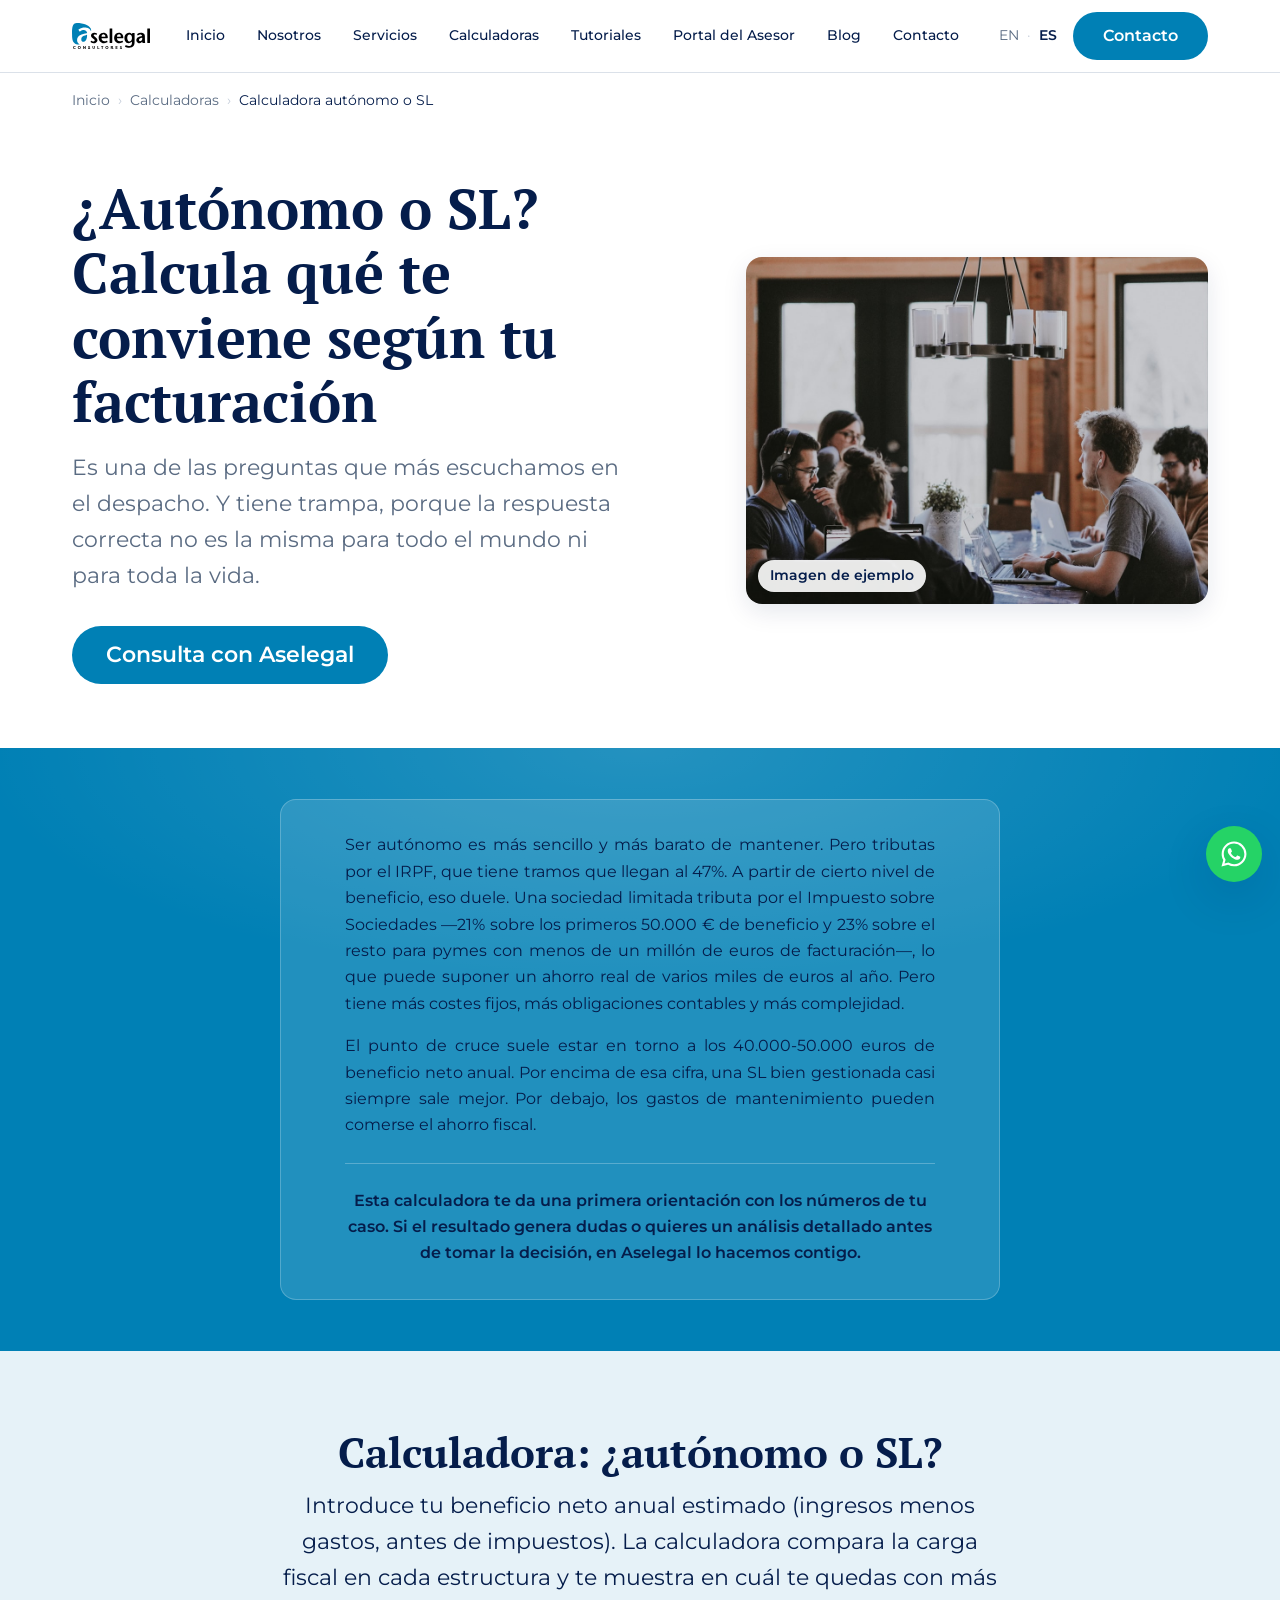
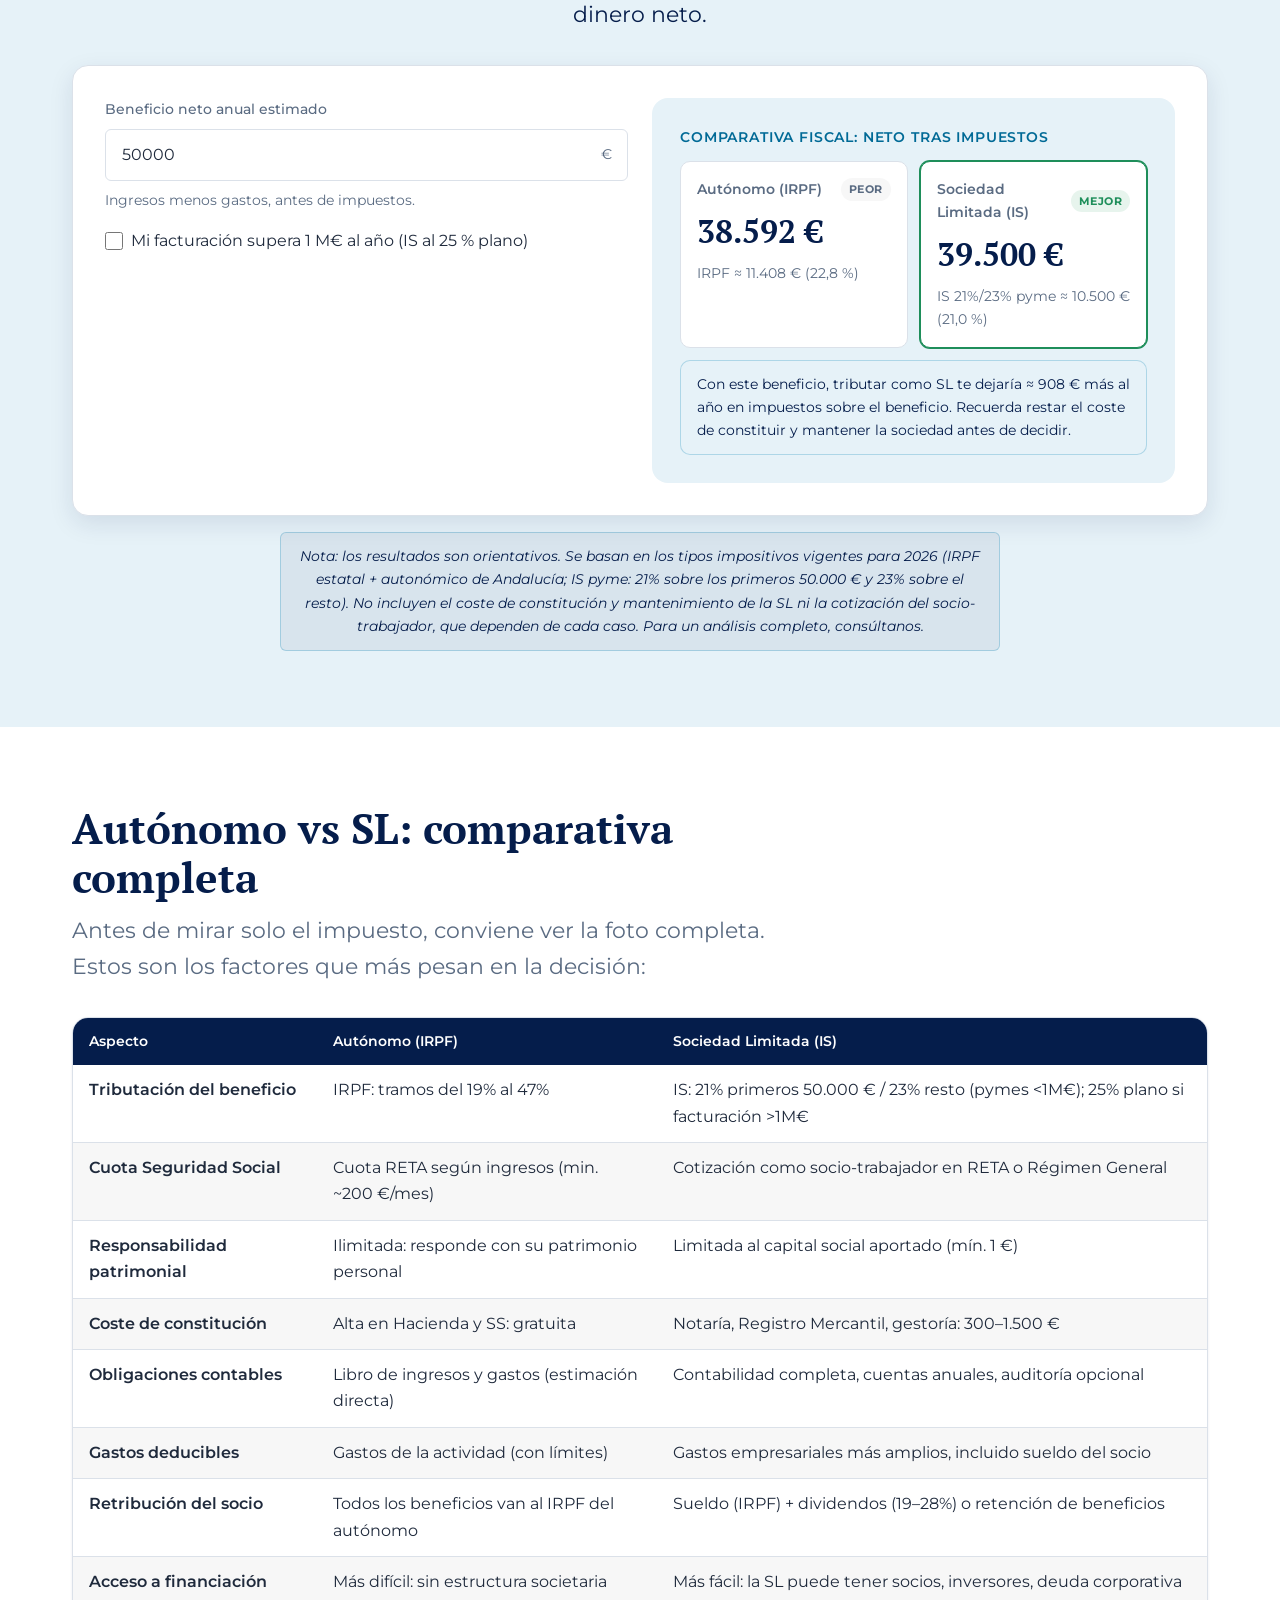
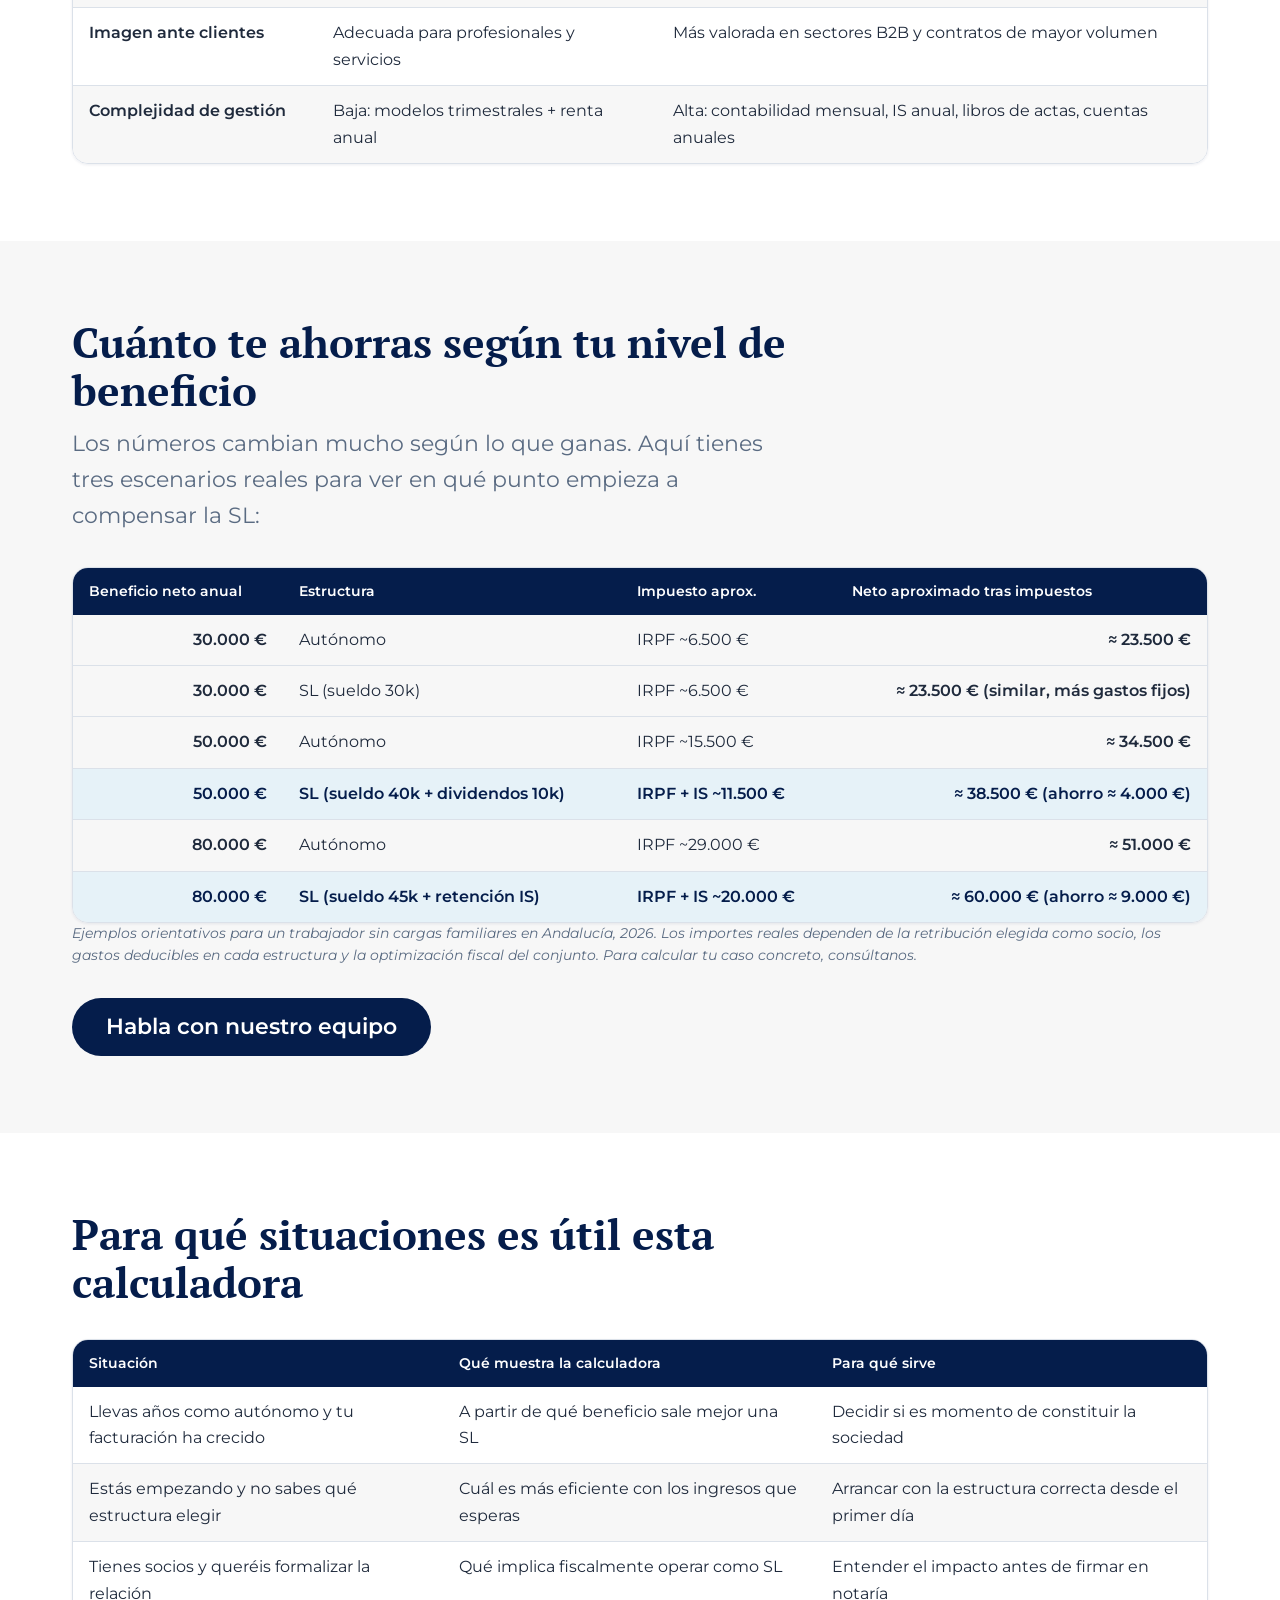
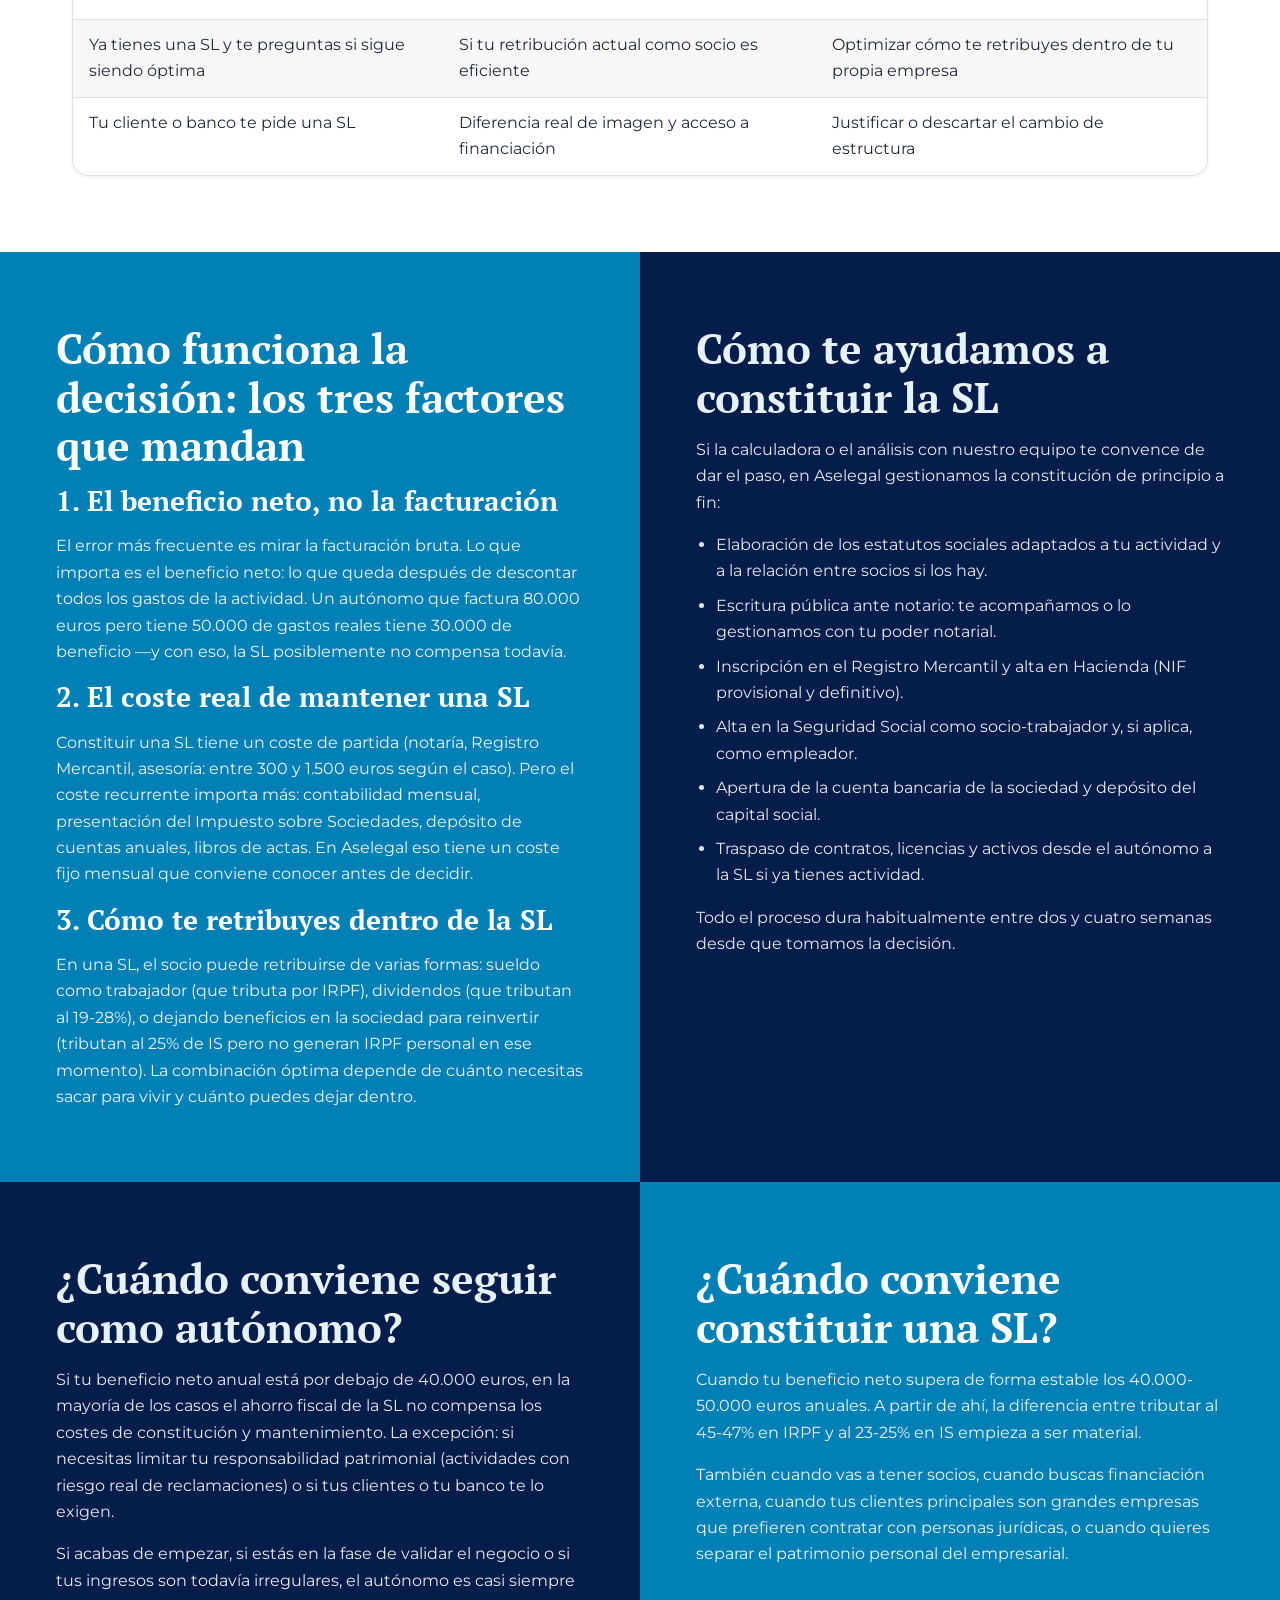
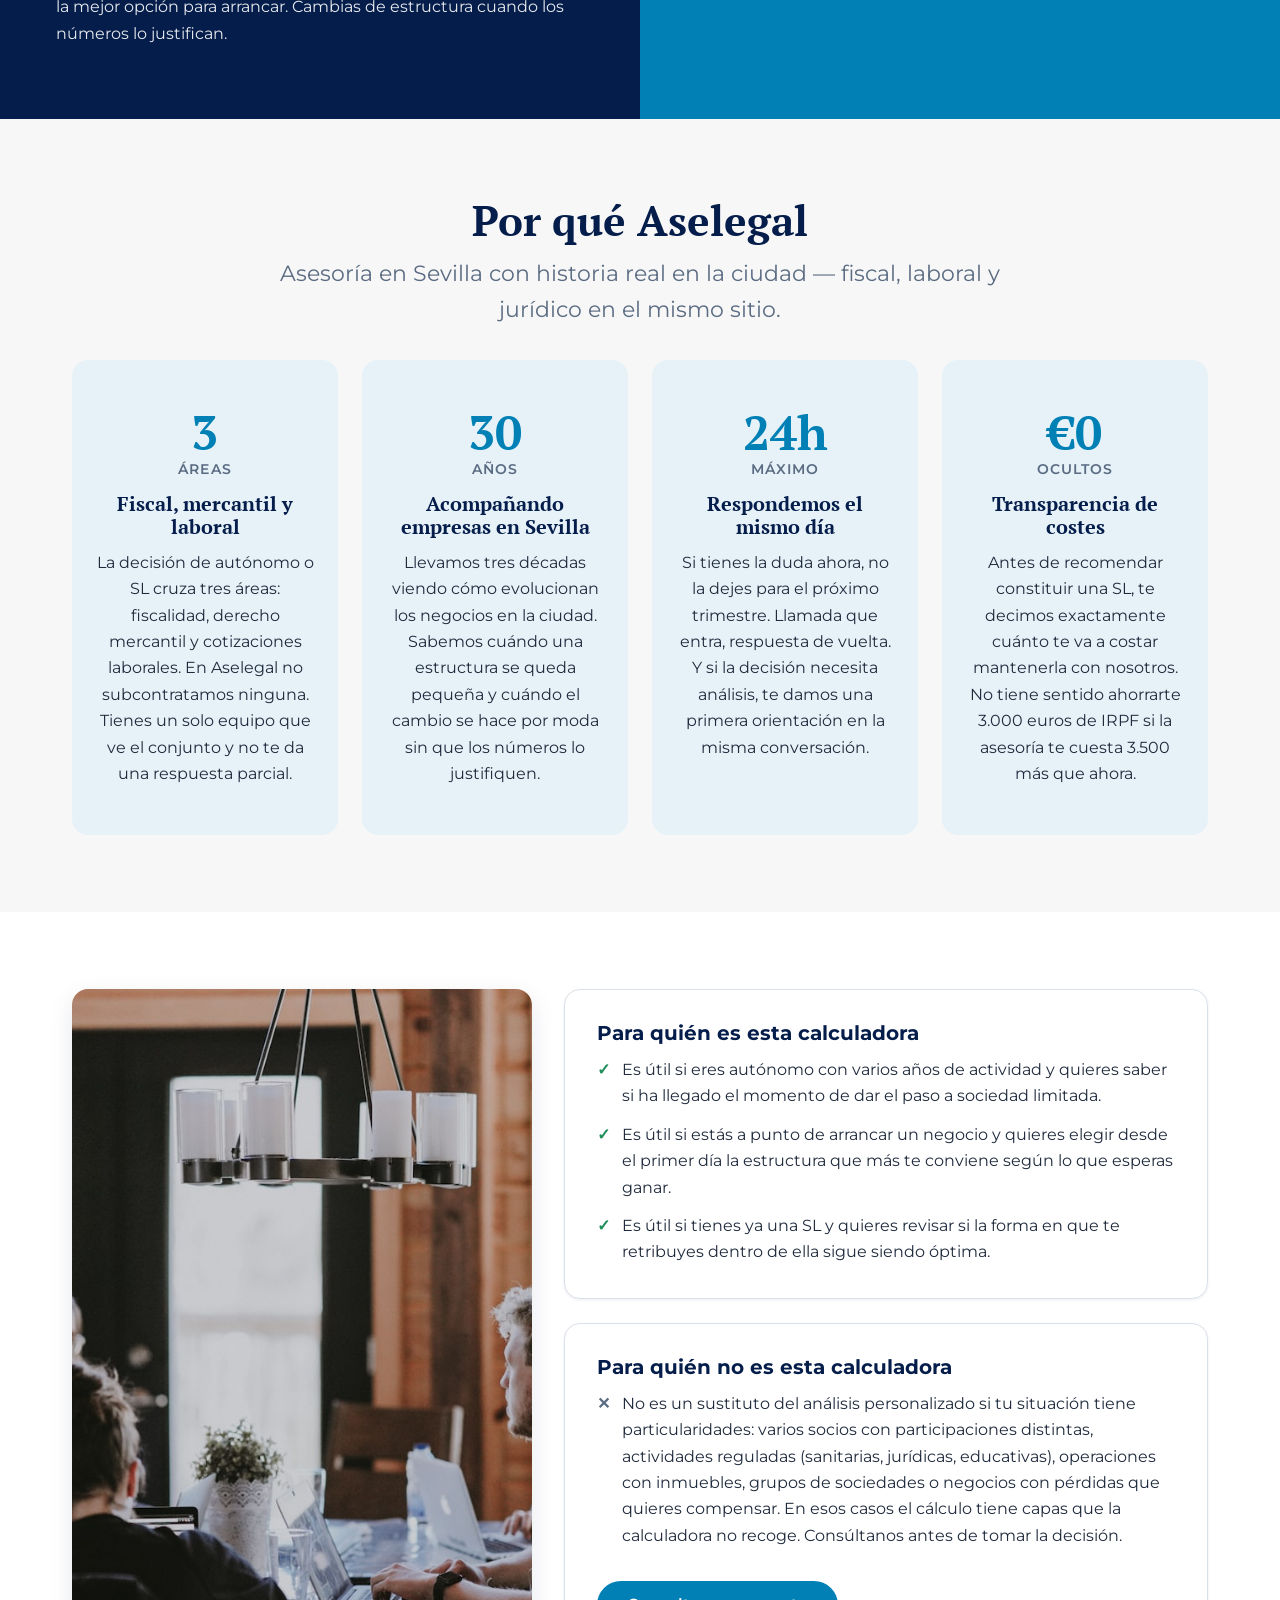
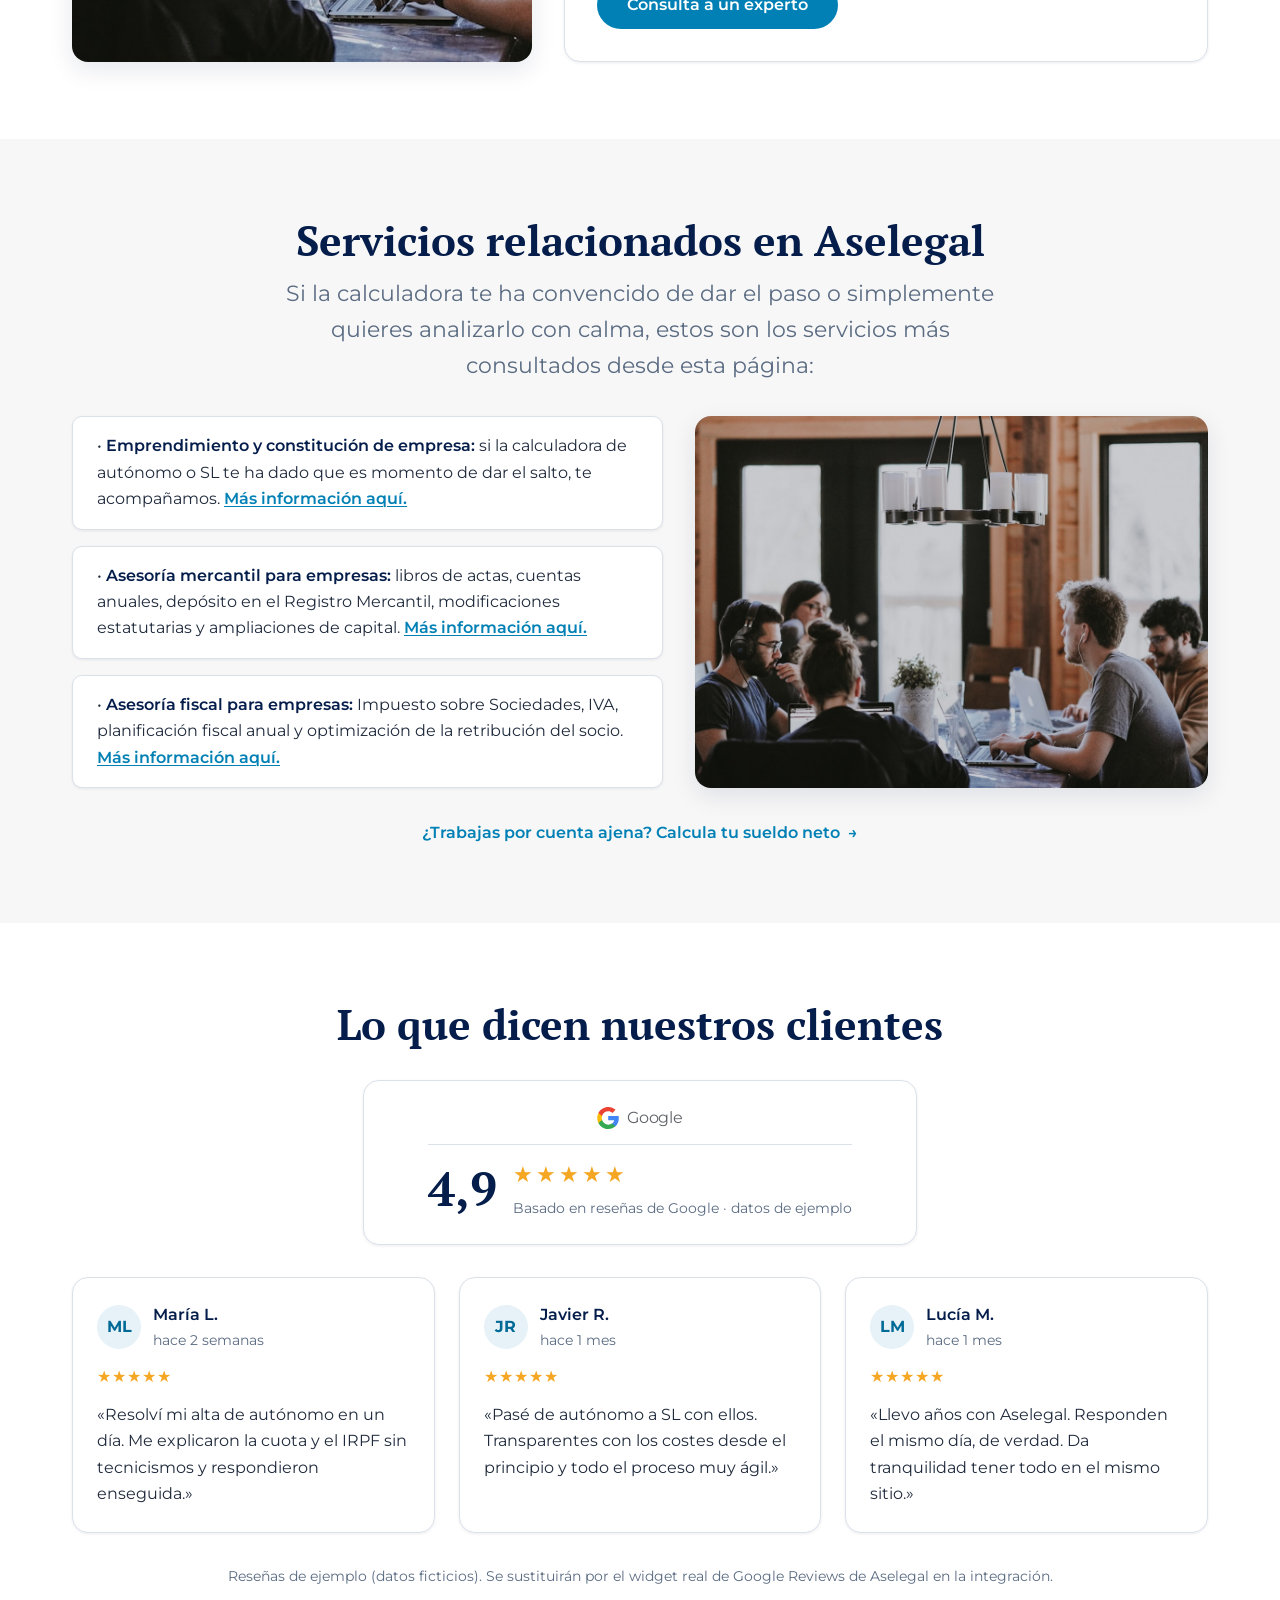
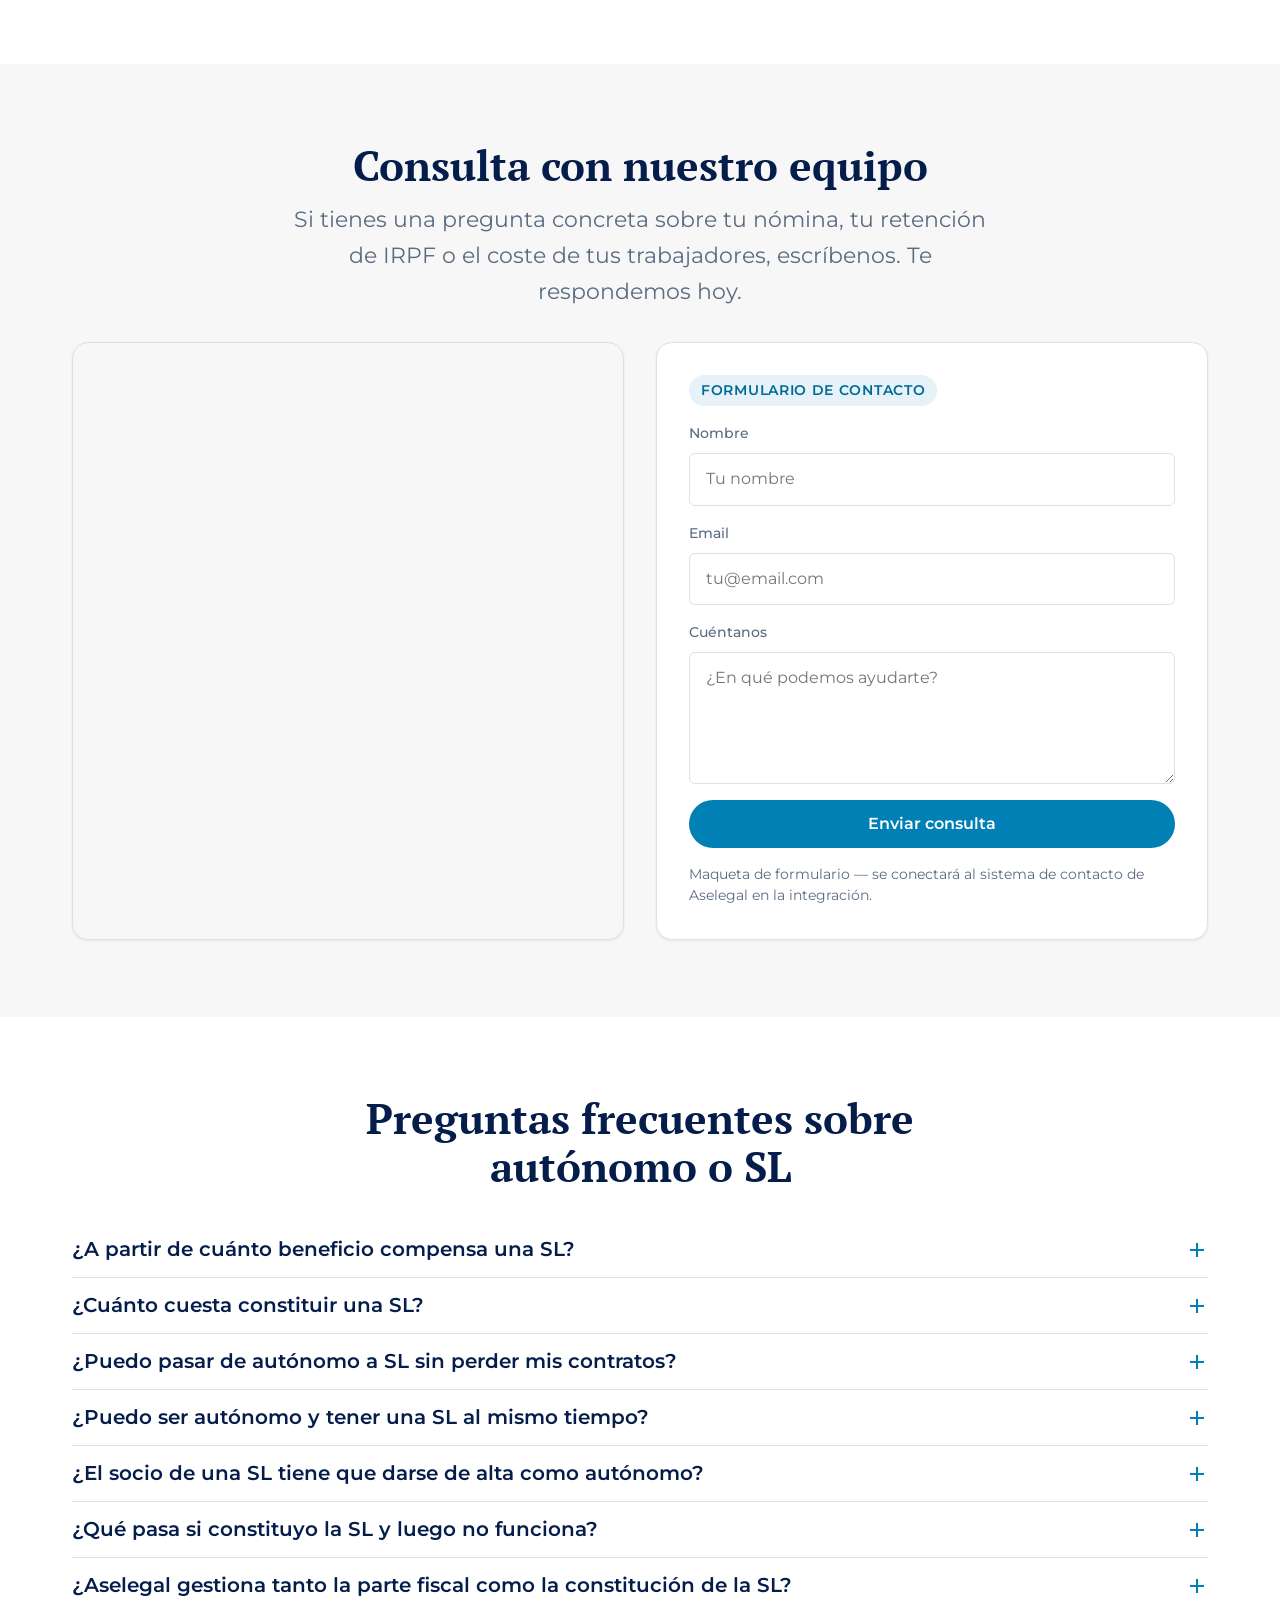
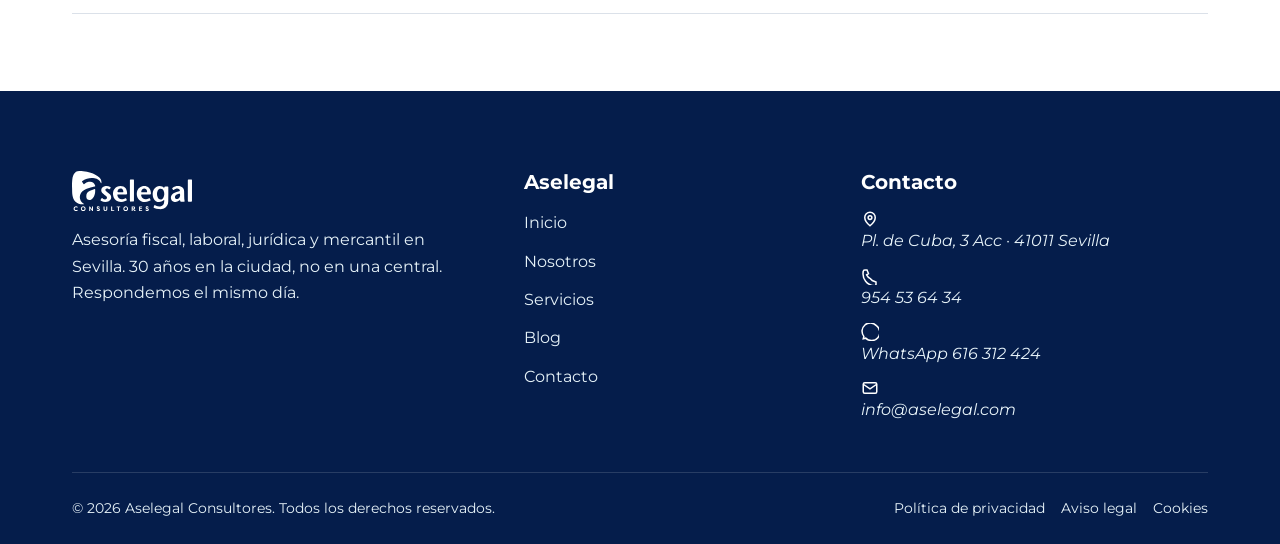
<file: calculadoras/autonomo-empresa/index.html>
<!DOCTYPE html>
<html lang="es">
<head>
  <meta charset="UTF-8">
  <meta name="viewport" content="width=device-width, initial-scale=1.0">
  <title>¿Autónomo o SL? Calcula qué te conviene | Aselegal</title>
  <meta name="description" content="Compara autónomo vs sociedad limitada según tu facturación. Tabla comparativa, ejemplos numéricos y calculadora gratuita. Aselegal, asesoría fiscal en Sevilla.">
  <link rel="canonical" href="https://aselegal.com/calculadoras/autonomo-empresa/">

  <meta property="og:type" content="article">
  <meta property="og:locale" content="es_ES">
  <meta property="og:site_name" content="Aselegal">
  <meta property="og:title" content="¿Autónomo o SL? Calcula qué te conviene | Aselegal">
  <meta property="og:description" content="Compara autónomo vs sociedad limitada según tu facturación. Tabla comparativa, ejemplos numéricos y calculadora gratuita. Aselegal, asesoría fiscal en Sevilla.">
  <meta property="og:url" content="https://aselegal.com/calculadoras/autonomo-empresa/">
  <meta property="og:image" content="https://aselegal.com/calculadoras/assets/logo/logo-aselegal.png">

  <link rel="icon" href="../assets/logo/logo-aselegal.svg" type="image/svg+xml">

  <link rel="preconnect" href="https://fonts.googleapis.com">
  <link rel="preconnect" href="https://fonts.gstatic.com" crossorigin>
  <link href="https://fonts.googleapis.com/css2?family=Montserrat:wght@300;400;500;600;700&family=PT+Serif:wght@400;700&display=swap" rel="stylesheet">

  <link rel="stylesheet" href="../css/tokens.css">
  <link rel="stylesheet" href="../css/base.css">
  <link rel="stylesheet" href="../css/components.css">

  <script defer src="../js/ui.js"></script>
  <script defer src="../js/calc-autonomo-sl.js"></script>

  <script type="application/ld+json">
  {
    "@context": "https://schema.org",
    "@type": "BreadcrumbList",
    "itemListElement": [
      { "@type": "ListItem", "position": 1, "name": "Inicio", "item": "https://aselegal.com/" },
      { "@type": "ListItem", "position": 2, "name": "Calculadoras", "item": "https://aselegal.com/calculadoras/" },
      { "@type": "ListItem", "position": 3, "name": "Calculadora autónomo o SL", "item": "https://aselegal.com/calculadoras/autonomo-empresa/" }
    ]
  }
  </script>

  <script type="application/ld+json">
  {
    "@context": "https://schema.org",
    "@type": "FAQPage",
    "mainEntity": [
      { "@type": "Question", "name": "¿A partir de cuánto beneficio compensa una SL?", "acceptedAnswer": { "@type": "Answer", "text": "La referencia habitual está en torno a los 40.000-50.000 euros de beneficio neto anual. Por encima de esa cifra, la diferencia entre el IRPF (que puede llegar al 45-47%) y el Impuesto sobre Sociedades (21% sobre los primeros 50.000 € y 23% sobre el resto para pymes) empieza a ser material. Pero el punto exacto depende de tu situación: los gastos de mantenimiento de la SL, cómo te retribuyes dentro de ella y si tienes cargas familiares que reducen tu IRPF. La calculadora da una primera orientación, y en Aselegal hacemos el cálculo fino para tu caso." } },
      { "@type": "Question", "name": "¿Cuánto cuesta constituir una SL?", "acceptedAnswer": { "@type": "Answer", "text": "El coste de constitución incluye la escritura pública ante notario, la inscripción en el Registro Mercantil y los honorarios de la asesoría que gestione el trámite. En total, entre 300 y 1.500 euros según la complejidad. A eso hay que sumar el capital social mínimo, que desde 2023 puede ser de 1 euro (aunque lo habitual es aportar algo más para dar imagen ante bancos y clientes). El coste de mantenimiento anual (contabilidad, IS, depósito de cuentas) es el que más pesa a largo plazo." } },
      { "@type": "Question", "name": "¿Puedo pasar de autónomo a SL sin perder mis contratos?", "acceptedAnswer": { "@type": "Answer", "text": "Sí, pero hay que hacerlo con orden. Los contratos con clientes y proveedores deben renegociarse o cederse a la nueva sociedad. Las licencias, si las hay, suelen ir vinculadas a la persona física y hay que tramitar el cambio. Los activos (equipos, vehículos, existencias) se traspasan mediante aportación no dineraria o compraventa a precio de mercado. Lo gestionamos nosotros para que no haya discontinuidad en tu actividad." } },
      { "@type": "Question", "name": "¿Puedo ser autónomo y tener una SL al mismo tiempo?", "acceptedAnswer": { "@type": "Answer", "text": "Sí. Hay profesionales que mantienen actividad como autónomos en un área y tienen una SL para otra línea de negocio. También es posible ser socio de una SL sin ser el administrador, sin cotizar en el RETA. La combinación correcta depende de qué actividades haces y cómo quieres estructurar la tributación del conjunto." } },
      { "@type": "Question", "name": "¿El socio de una SL tiene que darse de alta como autónomo?", "acceptedAnswer": { "@type": "Answer", "text": "Depende. El socio que trabaja en la sociedad y tiene una participación significativa (en general, más del 25% o del 33% si tiene control efectivo) debe darse de alta en el RETA como autónomo societario. El socio minoritario que no trabaja en la sociedad no tiene esa obligación. Las reglas son específicas y vale la pena revisarlas antes de firmar los estatutos, porque pueden condicionar la estructura óptima." } },
      { "@type": "Question", "name": "¿Qué pasa si constituyo la SL y luego no funciona?", "acceptedAnswer": { "@type": "Answer", "text": "Una SL puede disolverse y liquidarse. El proceso tiene costes (notaría, Registro, asesoría) y puede durar varios meses si hay activos que liquidar o deudas que saldar. Si todo está en orden, es un trámite gestionable. La responsabilidad del socio queda limitada al capital aportado, salvo casos de administración negligente o deudas con Hacienda y la Seguridad Social, que sí pueden exigirse personalmente al administrador." } },
      { "@type": "Question", "name": "¿Aselegal gestiona tanto la parte fiscal como la constitución de la SL?", "acceptedAnswer": { "@type": "Answer", "text": "Sí. Tenemos equipo fiscal, mercantil y laboral propio. No subcontratamos ningún área. Desde el análisis inicial de si la SL te conviene hasta la constitución, el alta como socio-trabajador, la contabilidad mensual y el Impuesto sobre Sociedades anual: lo gestionamos todo en el mismo despacho." } }
    ]
  }
  </script>
</head>
<body>
  <a class="skip-link" href="#main">Saltar al contenido</a>

  <!-- ===== HEADER ===== -->
  <header class="site-header">
    <div class="container site-header__inner">
      <a class="site-header__logo" href="https://aselegal.com/" aria-label="Aselegal — Inicio">
        <img src="../assets/logo/logo-aselegal.svg" width="180" height="60" alt="Aselegal Consultores">
      </a>
      <nav class="site-nav" id="site-nav" aria-label="Navegación principal">
        <ul class="site-nav__list">
          <li><a class="site-nav__link" href="https://aselegal.com/">Inicio</a></li>
          <li><a class="site-nav__link" href="https://aselegal.com/nosotros/">Nosotros</a></li>
          <li><a class="site-nav__link" href="https://aselegal.com/servicios/">Servicios</a></li>
          <li><a class="site-nav__link" href="../index.html#calculadoras">Calculadoras</a></li>
          <li><a class="site-nav__link" href="https://aselegal.com/tutoriales/">Tutoriales</a></li>
          <li><a class="site-nav__link" href="https://ASELEGAL.portaldespacho.com/acceso/frame">Portal del Asesor</a></li>
          <li><a class="site-nav__link" href="https://aselegal.com/blog/">Blog</a></li>
          <li><a class="site-nav__link" href="https://aselegal.com/contacto/">Contacto</a></li>
        </ul>
      </nav>
      <div class="site-header__actions">
        <span class="lang-switch" aria-label="Selector de idioma">
          <a href="https://aselegal.com/en/" hreflang="en">EN</a><span>·</span><a href="#" hreflang="es" aria-current="true">ES</a>
        </span>
        <a class="btn btn--primary" href="https://aselegal.com/contacto/">Contacto</a>
        <button class="nav-toggle" type="button" aria-expanded="false" aria-controls="site-nav" aria-label="Abrir menú">
          <span></span><span></span><span></span>
        </button>
      </div>
    </div>
  </header>

  <main id="main">
    <!-- ===== Breadcrumb ===== -->
    <nav class="container breadcrumb" aria-label="Migas de pan">
      <ol>
        <li><a href="https://aselegal.com/">Inicio</a></li>
        <li><a href="../index.html">Calculadoras</a></li>
        <li><span aria-current="page">Calculadora autónomo o SL</span></li>
      </ol>
    </nav>

    <!-- ===== Hero / intro ===== -->
    <section class="hero">
      <div class="container hero__grid">
        <div class="prose">
          <h1 class="hero__title">¿Autónomo o SL? Calcula qué te conviene según tu facturación</h1>
          <p class="hero__lead">Es una de las preguntas que más escuchamos en el despacho. Y tiene trampa, porque la respuesta correcta no es la misma para todo el mundo ni para toda la vida.</p>
          <p class="mt-6"><a class="btn btn--primary btn--lg" href="https://aselegal.com/contacto/">Consulta con Aselegal</a></p>
        </div>
        <figure class="media-shot hero__media">
          <img src="../assets/img/placeholder.jpg" width="1200" height="800" alt="Asesoría mercantil de Aselegal para constituir una SL (imagen de ejemplo)">
          <figcaption class="media-shot__tag">Imagen de ejemplo</figcaption>
        </figure>
      </div>
    </section>

    <!-- ===== Intro ===== -->
    <section class="section section--tight section--blue">
      <div class="container">
        <div class="prose">
          <p>Ser autónomo es más sencillo y más barato de mantener. Pero tributas por el IRPF, que tiene tramos que llegan al 47%. A partir de cierto nivel de beneficio, eso duele. Una sociedad limitada tributa por el Impuesto sobre Sociedades —21% sobre los primeros 50.000 € de beneficio y 23% sobre el resto para pymes con menos de un millón de euros de facturación—, lo que puede suponer un ahorro real de varios miles de euros al año. Pero tiene más costes fijos, más obligaciones contables y más complejidad.</p>
          <p>El punto de cruce suele estar en torno a los 40.000-50.000 euros de beneficio neto anual. Por encima de esa cifra, una SL bien gestionada casi siempre sale mejor. Por debajo, los gastos de mantenimiento pueden comerse el ahorro fiscal.</p>
          <p>Esta calculadora te da una primera orientación con los números de tu caso. Si el resultado genera dudas o quieres un análisis detallado antes de tomar la decisión, en Aselegal lo hacemos contigo.</p>
        </div>
      </div>
    </section>

    <!-- ===== Calculadora ===== -->
    <section class="section section--calc">
      <div class="container">
        <div class="section__head section__head--center">
          <h2>Calculadora: ¿autónomo o SL?</h2>
          <p class="section__lead">Introduce tu beneficio neto anual estimado (ingresos menos gastos, antes de impuestos). La calculadora compara la carga fiscal en cada estructura y te muestra en cuál te quedas con más dinero neto.</p>
        </div>

        <div class="calc" id="calc-autonomo-sl">
          <form class="calc__form" aria-label="Datos para comparar autonomo y SL" onsubmit="return false">
            <div class="calc__field">
              <label class="calc__label" for="as-beneficio">Beneficio neto anual estimado</label>
              <div class="calc__input-wrap">
                <input class="calc__input" id="as-beneficio" type="number" inputmode="numeric" min="0" step="1000" value="50000">
                <span class="unit" aria-hidden="true">€</span>
              </div>
              <p class="calc__hint">Ingresos menos gastos, antes de impuestos.</p>
            </div>
            <div class="calc__field">
              <label class="calc__radio" for="as-factura-1m"><input type="checkbox" id="as-factura-1m"><span>Mi facturación supera 1 M€ al año (IS al 25 % plano)</span></label>
            </div>
          </form>
          <div class="calc__result" aria-live="polite">
            <span class="calc__result-head">Comparativa fiscal: neto tras impuestos</span>
            <div class="calc__compare">
              <div class="calc__opt as-opt-auto">
                <div class="calc__opt-head"><span class="calc__opt-name">Autónomo (IRPF)</span><span class="calc__opt-badge"></span></div>
                <span class="calc__opt-value" id="as-auto-neto">—</span>
                <span class="calc__opt-meta" id="as-auto-meta">—</span>
              </div>
              <div class="calc__opt as-opt-sl">
                <div class="calc__opt-head"><span class="calc__opt-name">Sociedad Limitada (IS)</span><span class="calc__opt-badge"></span></div>
                <span class="calc__opt-value" id="as-sl-neto">—</span>
                <span class="calc__opt-meta" id="as-sl-meta">—</span>
              </div>
            </div>
            <p class="calc__msg" id="as-msg">—</p>
          </div>
        </div>

        <p class="calc-intro__note">Nota: los resultados son orientativos. Se basan en los tipos impositivos vigentes para 2026 (IRPF estatal + autonómico de Andalucía; IS pyme: 21% sobre los primeros 50.000 € y 23% sobre el resto). No incluyen el coste de constitución y mantenimiento de la SL ni la cotización del socio-trabajador, que dependen de cada caso. Para un análisis completo, consúltanos.</p>
      </div>
    </section>

    <!-- ===== Comparativa completa ===== -->
    <section class="section">
      <div class="container">
        <div class="section__head">
          <h2>Autónomo vs SL: comparativa completa</h2>
          <p class="section__lead">Antes de mirar solo el impuesto, conviene ver la foto completa. Estos son los factores que más pesan en la decisión:</p>
        </div>
        <div class="table-wrap">
          <table class="data-table">
            <thead>
              <tr><th scope="col">Aspecto</th><th scope="col">Autónomo (IRPF)</th><th scope="col">Sociedad Limitada (IS)</th></tr>
            </thead>
            <tbody>
              <tr><td><strong>Tributación del beneficio</strong></td><td>IRPF: tramos del 19% al 47%</td><td>IS: 21% primeros 50.000 € / 23% resto (pymes &lt;1M€); 25% plano si facturación &gt;1M€</td></tr>
              <tr><td><strong>Cuota Seguridad Social</strong></td><td>Cuota RETA según ingresos (min. ~200 €/mes)</td><td>Cotización como socio-trabajador en RETA o Régimen General</td></tr>
              <tr><td><strong>Responsabilidad patrimonial</strong></td><td>Ilimitada: responde con su patrimonio personal</td><td>Limitada al capital social aportado (mín. 1 €)</td></tr>
              <tr><td><strong>Coste de constitución</strong></td><td>Alta en Hacienda y SS: gratuita</td><td>Notaría, Registro Mercantil, gestoría: 300–1.500 €</td></tr>
              <tr><td><strong>Obligaciones contables</strong></td><td>Libro de ingresos y gastos (estimación directa)</td><td>Contabilidad completa, cuentas anuales, auditoría opcional</td></tr>
              <tr><td><strong>Gastos deducibles</strong></td><td>Gastos de la actividad (con límites)</td><td>Gastos empresariales más amplios, incluido sueldo del socio</td></tr>
              <tr><td><strong>Retribución del socio</strong></td><td>Todos los beneficios van al IRPF del autónomo</td><td>Sueldo (IRPF) + dividendos (19–28%) o retención de beneficios</td></tr>
              <tr><td><strong>Acceso a financiación</strong></td><td>Más difícil: sin estructura societaria</td><td>Más fácil: la SL puede tener socios, inversores, deuda corporativa</td></tr>
              <tr><td><strong>Imagen ante clientes</strong></td><td>Adecuada para profesionales y servicios</td><td>Más valorada en sectores B2B y contratos de mayor volumen</td></tr>
              <tr><td><strong>Complejidad de gestión</strong></td><td>Baja: modelos trimestrales + renta anual</td><td>Alta: contabilidad mensual, IS anual, libros de actas, cuentas anuales</td></tr>
            </tbody>
          </table>
        </div>
      </div>
    </section>

    <!-- ===== Cuánto te ahorras ===== -->
    <section class="section section--alt">
      <div class="container">
        <div class="section__head">
          <h2>Cuánto te ahorras según tu nivel de beneficio</h2>
          <p class="section__lead">Los números cambian mucho según lo que ganas. Aquí tienes tres escenarios reales para ver en qué punto empieza a compensar la SL:</p>
        </div>
        <div class="table-wrap">
          <table class="data-table">
            <thead>
              <tr><th scope="col">Beneficio neto anual</th><th scope="col">Estructura</th><th scope="col">Impuesto aprox.</th><th scope="col">Neto aproximado tras impuestos</th></tr>
            </thead>
            <tbody>
              <tr><td class="num">30.000 €</td><td>Autónomo</td><td>IRPF ~6.500 €</td><td class="num">≈ 23.500 €</td></tr>
              <tr><td class="num">30.000 €</td><td>SL (sueldo 30k)</td><td>IRPF ~6.500 €</td><td class="num">≈ 23.500 € (similar, más gastos fijos)</td></tr>
              <tr><td class="num">50.000 €</td><td>Autónomo</td><td>IRPF ~15.500 €</td><td class="num">≈ 34.500 €</td></tr>
              <tr class="is-highlight"><td class="num">50.000 €</td><td>SL (sueldo 40k + dividendos 10k)</td><td>IRPF + IS ~11.500 €</td><td class="num"><strong>≈ 38.500 € (ahorro ≈ 4.000 €)</strong></td></tr>
              <tr><td class="num">80.000 €</td><td>Autónomo</td><td>IRPF ~29.000 €</td><td class="num">≈ 51.000 €</td></tr>
              <tr class="is-highlight"><td class="num">80.000 €</td><td>SL (sueldo 45k + retención IS)</td><td>IRPF + IS ~20.000 €</td><td class="num"><strong>≈ 60.000 € (ahorro ≈ 9.000 €)</strong></td></tr>
            </tbody>
          </table>
        </div>
        <p class="calc__note"><em>Ejemplos orientativos para un trabajador sin cargas familiares en Andalucía, 2026. Los importes reales dependen de la retribución elegida como socio, los gastos deducibles en cada estructura y la optimización fiscal del conjunto. Para calcular tu caso concreto, consúltanos.</em></p>
        <p class="mt-6"><a class="btn btn--secondary btn--lg" href="https://aselegal.com/contacto/">Habla con nuestro equipo</a></p>
      </div>
    </section>

    <!-- ===== Para qué situaciones es útil ===== -->
    <section class="section">
      <div class="container">
        <div class="section__head">
          <h2>Para qué situaciones es útil esta calculadora</h2>
        </div>
        <div class="table-wrap">
          <table class="data-table">
            <thead>
              <tr><th scope="col">Situación</th><th scope="col">Qué muestra la calculadora</th><th scope="col">Para qué sirve</th></tr>
            </thead>
            <tbody>
              <tr><td>Llevas años como autónomo y tu facturación ha crecido</td><td>A partir de qué beneficio sale mejor una SL</td><td>Decidir si es momento de constituir la sociedad</td></tr>
              <tr><td>Estás empezando y no sabes qué estructura elegir</td><td>Cuál es más eficiente con los ingresos que esperas</td><td>Arrancar con la estructura correcta desde el primer día</td></tr>
              <tr><td>Tienes socios y queréis formalizar la relación</td><td>Qué implica fiscalmente operar como SL</td><td>Entender el impacto antes de firmar en notaría</td></tr>
              <tr><td>Ya tienes una SL y te preguntas si sigue siendo óptima</td><td>Si tu retribución actual como socio es eficiente</td><td>Optimizar cómo te retribuyes dentro de tu propia empresa</td></tr>
              <tr><td>Tu cliente o banco te pide una SL</td><td>Diferencia real de imagen y acceso a financiación</td><td>Justificar o descartar el cambio de estructura</td></tr>
            </tbody>
          </table>
        </div>
      </div>
    </section>

    <!-- ===== Grid de decisión (2×2) ===== -->
    <div class="decisions-wrap">
      <div class="decisions-grid">

        <!-- Row 1 Left: Cómo funciona la decisión (blue) -->
        <div class="decisions-cell decisions-cell--blue">
          <div class="prose">
            <h2>Cómo funciona la decisión: los tres factores que mandan</h2>
            <h3>1. El beneficio neto, no la facturación</h3>
            <p>El error más frecuente es mirar la facturación bruta. Lo que importa es el beneficio neto: lo que queda después de descontar todos los gastos de la actividad. Un autónomo que factura 80.000 euros pero tiene 50.000 de gastos reales tiene 30.000 de beneficio —y con eso, la SL posiblemente no compensa todavía.</p>
            <h3>2. El coste real de mantener una SL</h3>
            <p>Constituir una SL tiene un coste de partida (notaría, Registro Mercantil, asesoría: entre 300 y 1.500 euros según el caso). Pero el coste recurrente importa más: contabilidad mensual, presentación del Impuesto sobre Sociedades, depósito de cuentas anuales, libros de actas. En Aselegal eso tiene un coste fijo mensual que conviene conocer antes de decidir.</p>
            <h3>3. Cómo te retribuyes dentro de la SL</h3>
            <p>En una SL, el socio puede retribuirse de varias formas: sueldo como trabajador (que tributa por IRPF), dividendos (que tributan al 19-28%), o dejando beneficios en la sociedad para reinvertir (tributan al 25% de IS pero no generan IRPF personal en ese momento). La combinación óptima depende de cuánto necesitas sacar para vivir y cuánto puedes dejar dentro.</p>
          </div>
        </div>

        <!-- Row 1 Right: Cómo te ayudamos (navy) -->
        <div class="decisions-cell decisions-cell--navy">
          <div class="prose">
            <h2>Cómo te ayudamos a constituir la SL</h2>
            <p>Si la calculadora o el análisis con nuestro equipo te convence de dar el paso, en Aselegal gestionamos la constitución de principio a fin:</p>
            <ul>
              <li>Elaboración de los estatutos sociales adaptados a tu actividad y a la relación entre socios si los hay.</li>
              <li>Escritura pública ante notario: te acompañamos o lo gestionamos con tu poder notarial.</li>
              <li>Inscripción en el Registro Mercantil y alta en Hacienda (NIF provisional y definitivo).</li>
              <li>Alta en la Seguridad Social como socio-trabajador y, si aplica, como empleador.</li>
              <li>Apertura de la cuenta bancaria de la sociedad y depósito del capital social.</li>
              <li>Traspaso de contratos, licencias y activos desde el autónomo a la SL si ya tienes actividad.</li>
            </ul>
            <p>Todo el proceso dura habitualmente entre dos y cuatro semanas desde que tomamos la decisión.</p>
          </div>
        </div>

        <!-- Row 2 Left: ¿Cuándo autónomo? (navy) -->
        <div class="decisions-cell decisions-cell--navy">
          <div class="prose">
            <h2>¿Cuándo conviene seguir como autónomo?</h2>
            <p>Si tu beneficio neto anual está por debajo de 40.000 euros, en la mayoría de los casos el ahorro fiscal de la SL no compensa los costes de constitución y mantenimiento. La excepción: si necesitas limitar tu responsabilidad patrimonial (actividades con riesgo real de reclamaciones) o si tus clientes o tu banco te lo exigen.</p>
            <p>Si acabas de empezar, si estás en la fase de validar el negocio o si tus ingresos son todavía irregulares, el autónomo es casi siempre la mejor opción para arrancar. Cambias de estructura cuando los números lo justifican.</p>
          </div>
        </div>

        <!-- Row 2 Right: ¿Cuándo SL? (blue) -->
        <div class="decisions-cell decisions-cell--blue">
          <div class="prose">
            <h2>¿Cuándo conviene constituir una SL?</h2>
            <p>Cuando tu beneficio neto supera de forma estable los 40.000-50.000 euros anuales. A partir de ahí, la diferencia entre tributar al 45-47% en IRPF y al 23-25% en IS empieza a ser material.</p>
            <p>También cuando vas a tener socios, cuando buscas financiación externa, cuando tus clientes principales son grandes empresas que prefieren contratar con personas jurídicas, o cuando quieres separar el patrimonio personal del empresarial.</p>
          </div>
        </div>

      </div>
    </div>

    <!-- ===== Por qué Aselegal ===== -->
    <section class="section section--why">
      <div class="container">
        <div class="section__head"><h2>Por qué Aselegal</h2><p class="section__lead">Asesoría en Sevilla con historia real en la ciudad — fiscal, laboral y jurídico en el mismo sitio.</p></div>
        <div class="why__grid">
          <div class="why__item">
            <span class="why__metric">3<small>áreas</small></span>
            <h3 class="why__item-title">Fiscal, mercantil y laboral</h3>
            <p>La decisión de autónomo o SL cruza tres áreas: fiscalidad, derecho mercantil y cotizaciones laborales. En Aselegal no subcontratamos ninguna. Tienes un solo equipo que ve el conjunto y no te da una respuesta parcial.</p>
          </div>
          <div class="why__item">
            <span class="why__metric">30<small>años</small></span>
            <h3 class="why__item-title">Acompañando empresas en Sevilla</h3>
            <p>Llevamos tres décadas viendo cómo evolucionan los negocios en la ciudad. Sabemos cuándo una estructura se queda pequeña y cuándo el cambio se hace por moda sin que los números lo justifiquen.</p>
          </div>
          <div class="why__item">
            <span class="why__metric">24h<small>máximo</small></span>
            <h3 class="why__item-title">Respondemos el mismo día</h3>
            <p>Si tienes la duda ahora, no la dejes para el próximo trimestre. Llamada que entra, respuesta de vuelta. Y si la decisión necesita análisis, te damos una primera orientación en la misma conversación.</p>
          </div>
          <div class="why__item">
            <span class="why__metric">€0<small>ocultos</small></span>
            <h3 class="why__item-title">Transparencia de costes</h3>
            <p>Antes de recomendar constituir una SL, te decimos exactamente cuánto te va a costar mantenerla con nosotros. No tiene sentido ahorrarte 3.000 euros de IRPF si la asesoría te cuesta 3.500 más que ahora.</p>
          </div>
        </div>
      </div>
    </section>

    <!-- ===== Para quién es / no es ===== -->
    <section class="section">
      <div class="container">
        <div class="audience audience--media">
          <figure class="audience__img">
            <img src="../assets/img/placeholder.jpg" alt="Asesoría mercantil en Aselegal para constituir una SL (imagen de ejemplo)" loading="lazy">
          </figure>
          <div class="audience__content">
            <div class="audience__card">
              <h3>Para quién es esta calculadora</h3>
              <ul class="audience__list">
                <li><span class="tick" aria-hidden="true">✓</span><span>Es útil si eres autónomo con varios años de actividad y quieres saber si ha llegado el momento de dar el paso a sociedad limitada.</span></li>
                <li><span class="tick" aria-hidden="true">✓</span><span>Es útil si estás a punto de arrancar un negocio y quieres elegir desde el primer día la estructura que más te conviene según lo que esperas ganar.</span></li>
                <li><span class="tick" aria-hidden="true">✓</span><span>Es útil si tienes ya una SL y quieres revisar si la forma en que te retribuyes dentro de ella sigue siendo óptima.</span></li>
              </ul>
            </div>
            <div class="audience__card">
              <h3>Para quién no es esta calculadora</h3>
              <ul class="audience__list">
                <li><span class="cross" aria-hidden="true">✕</span><span>No es un sustituto del análisis personalizado si tu situación tiene particularidades: varios socios con participaciones distintas, actividades reguladas (sanitarias, jurídicas, educativas), operaciones con inmuebles, grupos de sociedades o negocios con pérdidas que quieres compensar. En esos casos el cálculo tiene capas que la calculadora no recoge. Consúltanos antes de tomar la decisión.</span></li>
              </ul>
              <p class="mt-6"><a class="btn btn--primary" href="https://aselegal.com/contacto/">Consulta a un experto</a></p>
            </div>
          </div>
        </div>
      </div>
    </section>

    <!-- ===== Servicios relacionados ===== -->
    <section class="section section--alt">
      <div class="container">
        <div class="section__head section__head--center">
          <h2>Servicios relacionados en Aselegal</h2>
          <p class="section__lead">Si la calculadora te ha convencido de dar el paso o simplemente quieres analizarlo con calma, estos son los servicios más consultados desde esta página:</p>
        </div>
        <div class="services-split">
          <div class="services">
            <div class="service-link"><p>• <strong>Emprendimiento y constitución de empresa:</strong> si la calculadora de autónomo o SL te ha dado que es momento de dar el salto, te acompañamos. <a href="https://aselegal.com/servicios/emprendimiento/">Más información aquí.</a></p></div>
            <div class="service-link"><p>• <strong>Asesoría mercantil para empresas:</strong> libros de actas, cuentas anuales, depósito en el Registro Mercantil, modificaciones estatutarias y ampliaciones de capital. <a href="https://aselegal.com/servicios/derecho-mercantil/">Más información aquí.</a></p></div>
            <div class="service-link"><p>• <strong>Asesoría fiscal para empresas:</strong> Impuesto sobre Sociedades, IVA, planificación fiscal anual y optimización de la retribución del socio. <a href="https://aselegal.com/servicios/asesoria-fiscal/">Más información aquí.</a></p></div>
          </div>
          <figure class="services__media">
            <img src="../assets/img/placeholder.jpg" alt="Asesoría para empresas en Aselegal, Sevilla" loading="lazy">
          </figure>
        </div>
        <p class="mt-6 text-center"><a class="btn-link" href="../sueldo-neto/index.html">¿Trabajas por cuenta ajena? Calcula tu sueldo neto <span class="arrow" aria-hidden="true">→</span></a></p>
      </div>
    </section>

    <!-- ===== Reviews ===== -->
    <section class="section">
      <div class="container">
        <div class="section__head section__head--center"><h2>Lo que dicen nuestros clientes</h2></div>
        <div class="reviews">
          <div class="reviews__head">
            <div class="reviews__google-badge">
              <div class="reviews__google-top">
                <svg class="reviews__google-icon" viewBox="0 0 533.5 544.3" xmlns="http://www.w3.org/2000/svg" aria-hidden="true" focusable="false"><path d="M533.5 278.4c0-18.5-1.5-37.1-4.7-55.3H272.1v104.8h147c-6.1 33.8-25.7 63.7-54.4 82.7v68h87.7c51.5-47.4 81.1-117.4 81.1-200.2z" fill="#4285f4"/><path d="M272.1 544.3c73.4 0 135.3-24.1 180.4-65.7l-87.7-68c-24.4 16.6-55.9 26-92.6 26-71 0-131.2-47.9-152.8-112.3H28.9v70.1c46.2 91.9 140.3 149.9 243.2 149.9z" fill="#34a853"/><path d="M119.3 324.3c-11.4-33.8-11.4-70.4 0-104.2V150H28.9c-38.6 76.9-38.6 167.5 0 244.4l90.4-70.1z" fill="#fbbc04"/><path d="M272.1 107.7c38.8-.6 76.3 14 104.4 40.8l77.7-77.7C405 24.6 339.7-.8 272.1 0 169.2 0 75.1 58 28.9 150l90.4 70.1c21.5-64.5 81.8-112.4 152.8-112.4z" fill="#ea4335"/></svg>
                <span class="reviews__google-wordmark">Google</span>
              </div>
              <div class="reviews__score-row">
                <span class="reviews__score" aria-hidden="true">4,9</span>
                <div>
                  <div class="reviews__stars" aria-hidden="true">★★★★★</div>
                  <div class="reviews__meta">Basado en reseñas de Google · datos de ejemplo</div>
                </div>
              </div>
            </div>
            <span class="visually-hidden">Valoración media de 4,9 sobre 5 estrellas, basada en reseñas de ejemplo.</span>
          </div>
          <div class="reviews__grid">
            <article class="review-card">
              <div class="review-card__top">
                <span class="review-card__avatar" aria-hidden="true">ML</span>
                <span class="review-card__who"><span class="review-card__name">María L.</span><span class="review-card__date">hace 2 semanas</span></span>
              </div>
              <span class="review-card__stars" aria-hidden="true">★★★★★</span><span class="visually-hidden">5 de 5 estrellas</span>
              <p class="review-card__text">«Resolví mi alta de autónomo en un día. Me explicaron la cuota y el IRPF sin tecnicismos y respondieron enseguida.»</p>
            </article>
            <article class="review-card">
              <div class="review-card__top">
                <span class="review-card__avatar" aria-hidden="true">JR</span>
                <span class="review-card__who"><span class="review-card__name">Javier R.</span><span class="review-card__date">hace 1 mes</span></span>
              </div>
              <span class="review-card__stars" aria-hidden="true">★★★★★</span><span class="visually-hidden">5 de 5 estrellas</span>
              <p class="review-card__text">«Pasé de autónomo a SL con ellos. Transparentes con los costes desde el principio y todo el proceso muy ágil.»</p>
            </article>
            <article class="review-card">
              <div class="review-card__top">
                <span class="review-card__avatar" aria-hidden="true">LM</span>
                <span class="review-card__who"><span class="review-card__name">Lucía M.</span><span class="review-card__date">hace 1 mes</span></span>
              </div>
              <span class="review-card__stars" aria-hidden="true">★★★★★</span><span class="visually-hidden">5 de 5 estrellas</span>
              <p class="review-card__text">«Llevo años con Aselegal. Responden el mismo día, de verdad. Da tranquilidad tener todo en el mismo sitio.»</p>
            </article>
          </div>
          <p class="reviews__note">Reseñas de ejemplo (datos ficticios). Se sustituirán por el widget real de Google Reviews de Aselegal en la integración.</p>
        </div>
      </div>
    </section>

    <!-- ===== Contacto ===== -->
    <section class="section section--alt">
      <div class="container">
        <div class="section__head section__head--center">
          <h2>Consulta con nuestro equipo</h2>
          <p class="section__lead">Si tienes una pregunta concreta sobre tu nómina, tu retención de IRPF o el coste de tus trabajadores, escríbenos. Te respondemos hoy.</p>
        </div>
        <div class="contact-grid">
          <div class="map-embed">
            <iframe src="https://www.google.com/maps/embed?pb=!1m18!1m12!1m3!1d3170.3976431638284!2d-5.9980902!3d37.380427399999995!2m3!1f0!2f0!3f0!3m2!1i1024!2i768!4f13.1!3m3!1m2!1s0xd126c1fa56235f5%3A0x2235ad979449e29c!2sASELEGAL%20%7C%20Asesor%C3%ADa%20en%20Sevilla%20(%20Laboral%20y%20Fiscal).%20Despacho%20Jur%C3%ADdico%20para%20particulares%20y%20empresas.!5e0!3m2!1ses!2sus!4v1781397131867!5m2!1ses!2sus" width="600" height="450" style="border:0;" allowfullscreen="" loading="lazy" referrerpolicy="no-referrer-when-downgrade" title="Mapa de ubicación de Aselegal en Plaza de Cuba, Sevilla"></iframe>
          </div>
          <form class="contact-form" aria-label="Formulario de contacto (maqueta)" onsubmit="return false">
            <p class="placeholder__tag" style="align-self:flex-start">Formulario de contacto</p>
            <div class="form-field"><label for="c-nombre">Nombre</label><input id="c-nombre" type="text" autocomplete="name" placeholder="Tu nombre"></div>
            <div class="form-field"><label for="c-email">Email</label><input id="c-email" type="email" autocomplete="email" placeholder="tu@email.com"></div>
            <div class="form-field"><label for="c-msg">Cuéntanos</label><textarea id="c-msg" rows="4" placeholder="¿En qué podemos ayudarte?"></textarea></div>
            <button class="btn btn--primary btn--block" type="submit">Enviar consulta</button>
            <p class="calc__note">Maqueta de formulario — se conectará al sistema de contacto de Aselegal en la integración.</p>
          </form>
        </div>
      </div>
    </section>

    <!-- ===== FAQ ===== -->
    <section class="section">
      <div class="container">
        <div class="section__head"><h2>Preguntas frecuentes sobre autónomo o SL</h2></div>
        <div class="faq">
          <div class="faq__item">
            <h3 style="margin:0"><button class="faq__question" type="button" aria-expanded="false">¿A partir de cuánto beneficio compensa una SL?<span class="faq__icon" aria-hidden="true"></span></button></h3>
            <div class="faq__answer"><div><div class="faq__answer-inner"><p>La referencia habitual está en torno a los 40.000-50.000 euros de beneficio neto anual. Por encima de esa cifra, la diferencia entre el IRPF (que puede llegar al 45-47%) y el Impuesto sobre Sociedades (21% sobre los primeros 50.000 € y 23% sobre el resto para pymes) empieza a ser material. Pero el punto exacto depende de tu situación: los gastos de mantenimiento de la SL, cómo te retribuyes dentro de ella y si tienes cargas familiares que reducen tu IRPF. La calculadora da una primera orientación, y en Aselegal hacemos el cálculo fino para tu caso.</p></div></div></div>
          </div>
          <div class="faq__item">
            <h3 style="margin:0"><button class="faq__question" type="button" aria-expanded="false">¿Cuánto cuesta constituir una SL?<span class="faq__icon" aria-hidden="true"></span></button></h3>
            <div class="faq__answer"><div><div class="faq__answer-inner"><p>El coste de constitución incluye la escritura pública ante notario, la inscripción en el Registro Mercantil y los honorarios de la asesoría que gestione el trámite. En total, entre 300 y 1.500 euros según la complejidad. A eso hay que sumar el capital social mínimo, que desde 2023 puede ser de 1 euro (aunque lo habitual es aportar algo más para dar imagen ante bancos y clientes). El coste de mantenimiento anual (contabilidad, IS, depósito de cuentas) es el que más pesa a largo plazo.</p></div></div></div>
          </div>
          <div class="faq__item">
            <h3 style="margin:0"><button class="faq__question" type="button" aria-expanded="false">¿Puedo pasar de autónomo a SL sin perder mis contratos?<span class="faq__icon" aria-hidden="true"></span></button></h3>
            <div class="faq__answer"><div><div class="faq__answer-inner"><p>Sí, pero hay que hacerlo con orden. Los contratos con clientes y proveedores deben renegociarse o cederse a la nueva sociedad. Las licencias, si las hay, suelen ir vinculadas a la persona física y hay que tramitar el cambio. Los activos (equipos, vehículos, existencias) se traspasan mediante aportación no dineraria o compraventa a precio de mercado. Lo gestionamos nosotros para que no haya discontinuidad en tu actividad.</p></div></div></div>
          </div>
          <div class="faq__item">
            <h3 style="margin:0"><button class="faq__question" type="button" aria-expanded="false">¿Puedo ser autónomo y tener una SL al mismo tiempo?<span class="faq__icon" aria-hidden="true"></span></button></h3>
            <div class="faq__answer"><div><div class="faq__answer-inner"><p>Sí. Hay profesionales que mantienen actividad como autónomos en un área y tienen una SL para otra línea de negocio. También es posible ser socio de una SL sin ser el administrador, sin cotizar en el RETA. La combinación correcta depende de qué actividades haces y cómo quieres estructurar la tributación del conjunto.</p></div></div></div>
          </div>
          <div class="faq__item">
            <h3 style="margin:0"><button class="faq__question" type="button" aria-expanded="false">¿El socio de una SL tiene que darse de alta como autónomo?<span class="faq__icon" aria-hidden="true"></span></button></h3>
            <div class="faq__answer"><div><div class="faq__answer-inner"><p>Depende. El socio que trabaja en la sociedad y tiene una participación significativa (en general, más del 25% o del 33% si tiene control efectivo) debe darse de alta en el RETA como autónomo societario. El socio minoritario que no trabaja en la sociedad no tiene esa obligación. Las reglas son específicas y vale la pena revisarlas antes de firmar los estatutos, porque pueden condicionar la estructura óptima.</p></div></div></div>
          </div>
          <div class="faq__item">
            <h3 style="margin:0"><button class="faq__question" type="button" aria-expanded="false">¿Qué pasa si constituyo la SL y luego no funciona?<span class="faq__icon" aria-hidden="true"></span></button></h3>
            <div class="faq__answer"><div><div class="faq__answer-inner"><p>Una SL puede disolverse y liquidarse. El proceso tiene costes (notaría, Registro, asesoría) y puede durar varios meses si hay activos que liquidar o deudas que saldar. Si todo está en orden, es un trámite gestionable. La responsabilidad del socio queda limitada al capital aportado, salvo casos de administración negligente o deudas con Hacienda y la Seguridad Social, que sí pueden exigirse personalmente al administrador.</p></div></div></div>
          </div>
          <div class="faq__item">
            <h3 style="margin:0"><button class="faq__question" type="button" aria-expanded="false">¿Aselegal gestiona tanto la parte fiscal como la constitución de la SL?<span class="faq__icon" aria-hidden="true"></span></button></h3>
            <div class="faq__answer"><div><div class="faq__answer-inner"><p>Sí. Tenemos equipo fiscal, mercantil y laboral propio. No subcontratamos ningún área. Desde el análisis inicial de si la SL te conviene hasta la constitución, el alta como socio-trabajador, la contabilidad mensual y el Impuesto sobre Sociedades anual: lo gestionamos todo en el mismo despacho.</p></div></div></div>
          </div>
        </div>
      </div>
    </section>
  </main>

  <!-- ===== FOOTER ===== -->
  <footer class="site-footer">
    <div class="container">
      <div class="site-footer__top">
        <div class="site-footer__brand">
          <img src="../assets/logo/logo-aselegal.svg" width="180" height="60" alt="Aselegal Consultores">
          <p>Asesoría fiscal, laboral, jurídica y mercantil en Sevilla. 30 años en la ciudad, no en una central. Respondemos el mismo día.</p>
        </div>
        <nav class="site-footer__col" aria-label="Enlaces de Aselegal">
          <h3>Aselegal</h3>
          <ul>
            <li><a href="https://aselegal.com/">Inicio</a></li>
            <li><a href="https://aselegal.com/nosotros/">Nosotros</a></li>
            <li><a href="https://aselegal.com/servicios/">Servicios</a></li>
            <li><a href="https://aselegal.com/blog/">Blog</a></li>
            <li><a href="https://aselegal.com/contacto/">Contacto</a></li>
          </ul>
        </nav>
        <div class="site-footer__col">
          <h3>Contacto</h3>
          <address class="site-footer__contact">
            <span><svg class="ico" width="18" height="18" viewBox="0 0 24 24" fill="none" stroke="currentColor" stroke-width="2" aria-hidden="true"><path d="M12 21s-7-5.686-7-11a7 7 0 1 1 14 0c0 5.314-7 11-7 11Z"/><circle cx="12" cy="10" r="2.5"/></svg>Pl. de Cuba, 3 Acc · 41011 Sevilla</span>
            <span><svg class="ico" width="18" height="18" viewBox="0 0 24 24" fill="none" stroke="currentColor" stroke-width="2" aria-hidden="true"><path d="M5 4h3l2 5-2.5 1.5a11 11 0 0 0 5 5L15 18l5 2v3a2 2 0 0 1-2 2A16 16 0 0 1 3 6a2 2 0 0 1 2-2Z"/></svg><a href="tel:+34954536434">954 53 64 34</a></span>
            <span><svg class="ico" width="18" height="18" viewBox="0 0 24 24" fill="none" stroke="currentColor" stroke-width="2" aria-hidden="true"><path d="M20.5 3.5A11 11 0 0 0 3.8 17.8L3 21l3.3-.8A11 11 0 1 0 20.5 3.5Z"/></svg><a href="https://wa.me/34616312424">WhatsApp 616 312 424</a></span>
            <span><svg class="ico" width="18" height="18" viewBox="0 0 24 24" fill="none" stroke="currentColor" stroke-width="2" aria-hidden="true"><rect x="3" y="5" width="18" height="14" rx="2"/><path d="m3 7 9 6 9-6"/></svg><a href="mailto:info@aselegal.com">info@aselegal.com</a></span>
          </address>
        </div>
      </div>
      <div class="site-footer__bottom">
        <p>© 2026 Aselegal Consultores. Todos los derechos reservados.</p>
        <nav aria-label="Enlaces legales">
          <a href="https://aselegal.com/politica-de-privacidad/">Política de privacidad</a>
          <a href="https://aselegal.com/aviso-legal/">Aviso legal</a>
          <a href="https://aselegal.com/politica-de-cookies/">Cookies</a>
        </nav>
      </div>
    </div>
  </footer>

  <a class="wa-float" href="https://wa.me/34616312424" aria-label="Escríbenos por WhatsApp" target="_blank" rel="noopener">
    <svg viewBox="0 0 24 24" fill="currentColor" aria-hidden="true"><path d="M19.05 4.91A9.82 9.82 0 0 0 12.04 2C6.58 2 2.13 6.45 2.13 11.91c0 1.75.46 3.45 1.32 4.95L2 22l5.25-1.38a9.86 9.86 0 0 0 4.79 1.22h.01c5.46 0 9.91-4.45 9.91-9.91 0-2.65-1.03-5.14-2.91-7.02ZM12.04 20.15a8.2 8.2 0 0 1-4.18-1.15l-.3-.18-3.12.82.83-3.04-.2-.31a8.18 8.18 0 0 1-1.26-4.38c0-4.54 3.7-8.23 8.24-8.23a8.18 8.18 0 0 1 5.82 2.42 8.18 8.18 0 0 1 2.41 5.82c0 4.54-3.69 8.23-8.23 8.23Zm4.52-6.16c-.25-.12-1.47-.72-1.69-.81-.23-.08-.39-.12-.56.13-.16.25-.64.81-.79.97-.14.17-.29.19-.54.06-.25-.12-1.05-.39-1.99-1.23-.74-.66-1.23-1.47-1.38-1.72-.14-.25-.02-.38.11-.51.11-.11.25-.29.37-.43.13-.15.17-.25.25-.41.08-.17.04-.31-.02-.43-.06-.12-.56-1.34-.76-1.84-.2-.48-.4-.42-.56-.43h-.48c-.17 0-.43.06-.66.31-.23.25-.86.85-.86 2.07 0 1.22.89 2.4 1.01 2.56.12.17 1.75 2.67 4.23 3.74.59.26 1.05.41 1.41.52.59.19 1.13.16 1.56.1.48-.07 1.47-.6 1.68-1.18.21-.58.21-1.07.14-1.18-.06-.11-.22-.17-.47-.29Z"/></svg>
  </a>
</body>
</html>
</file>
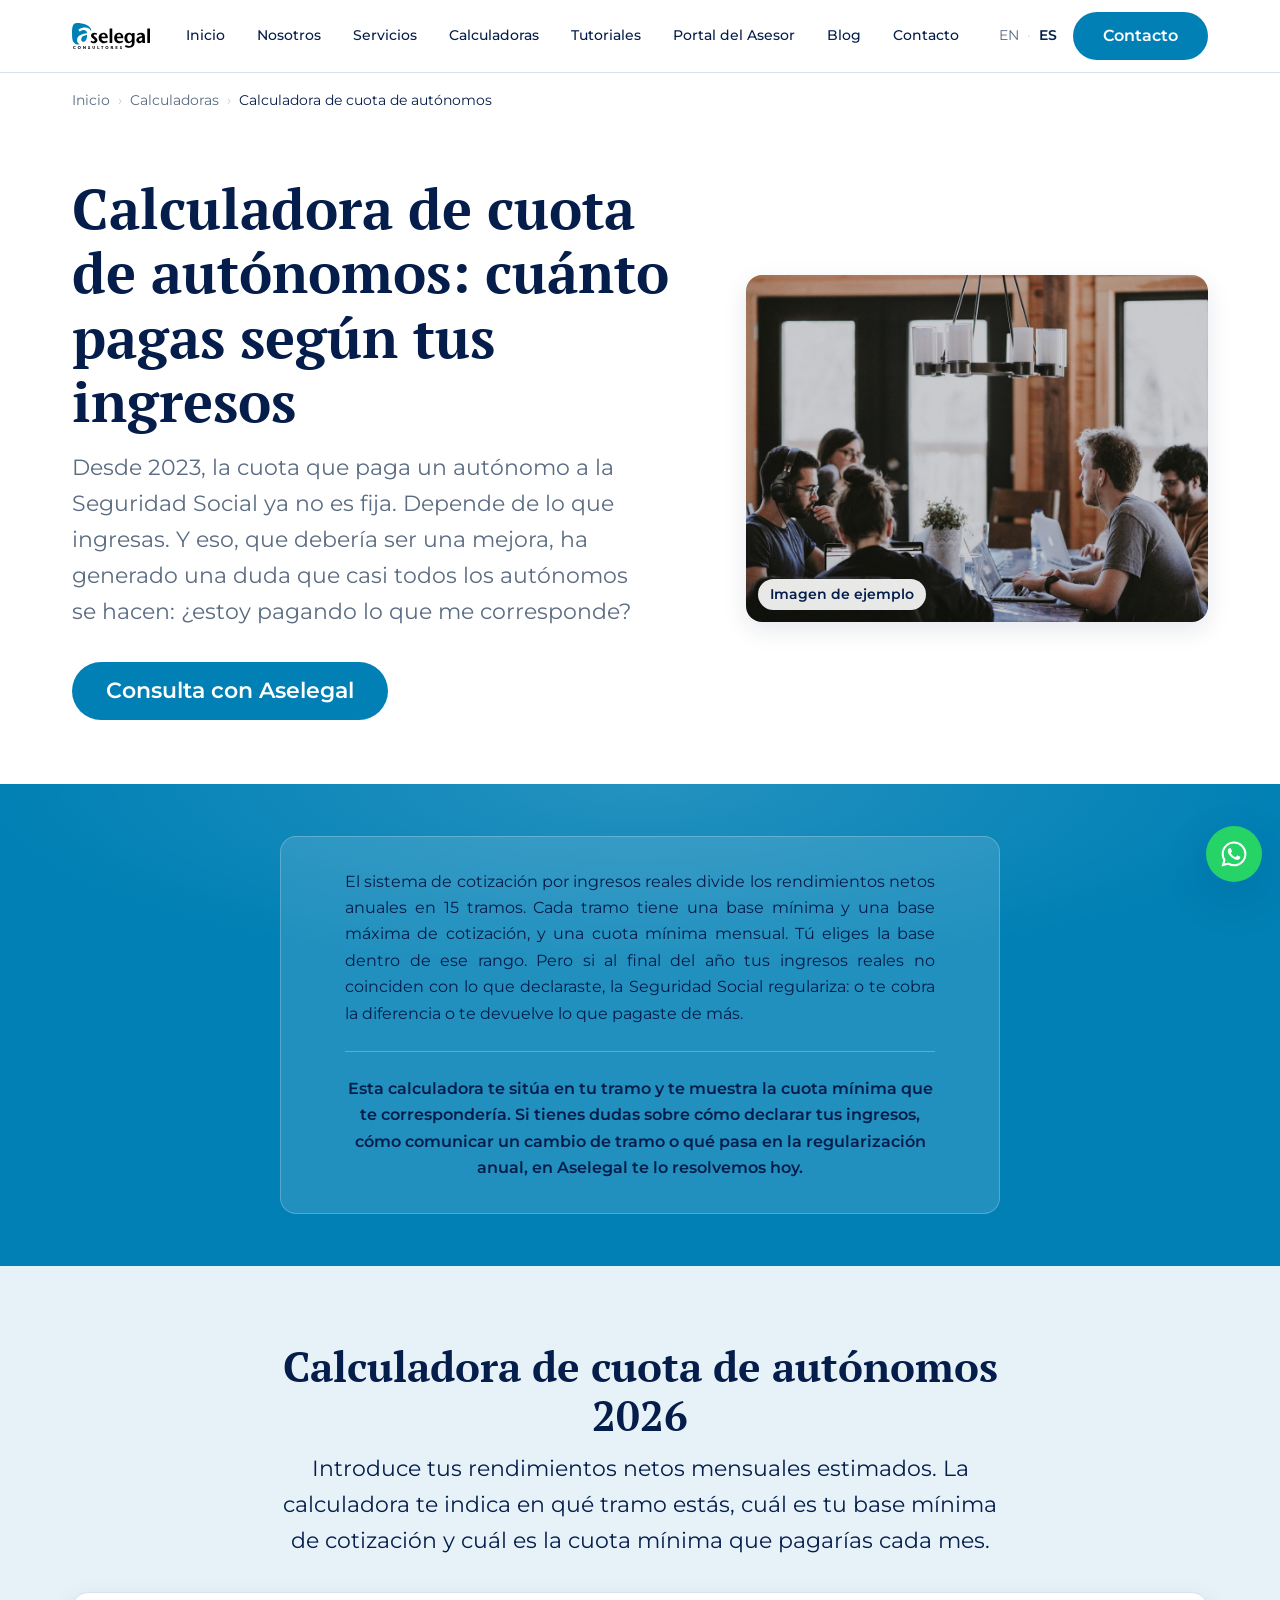
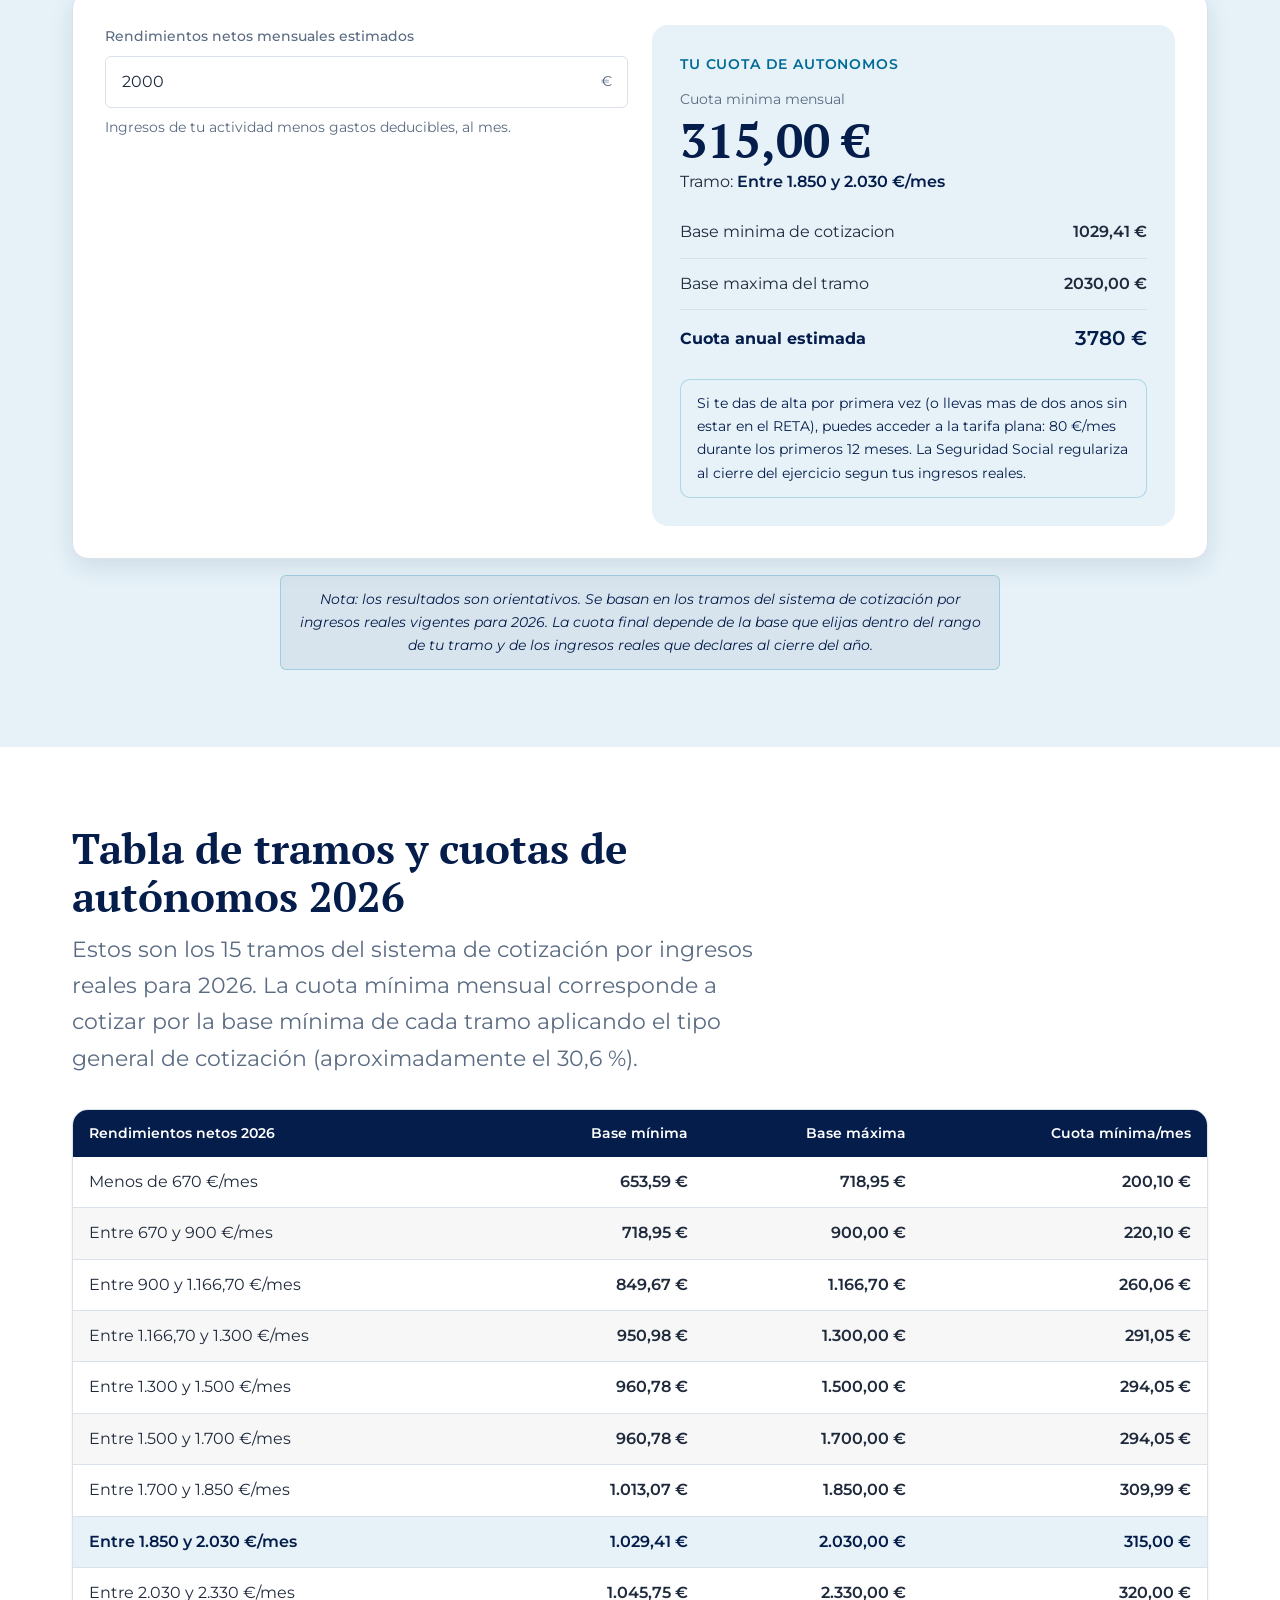
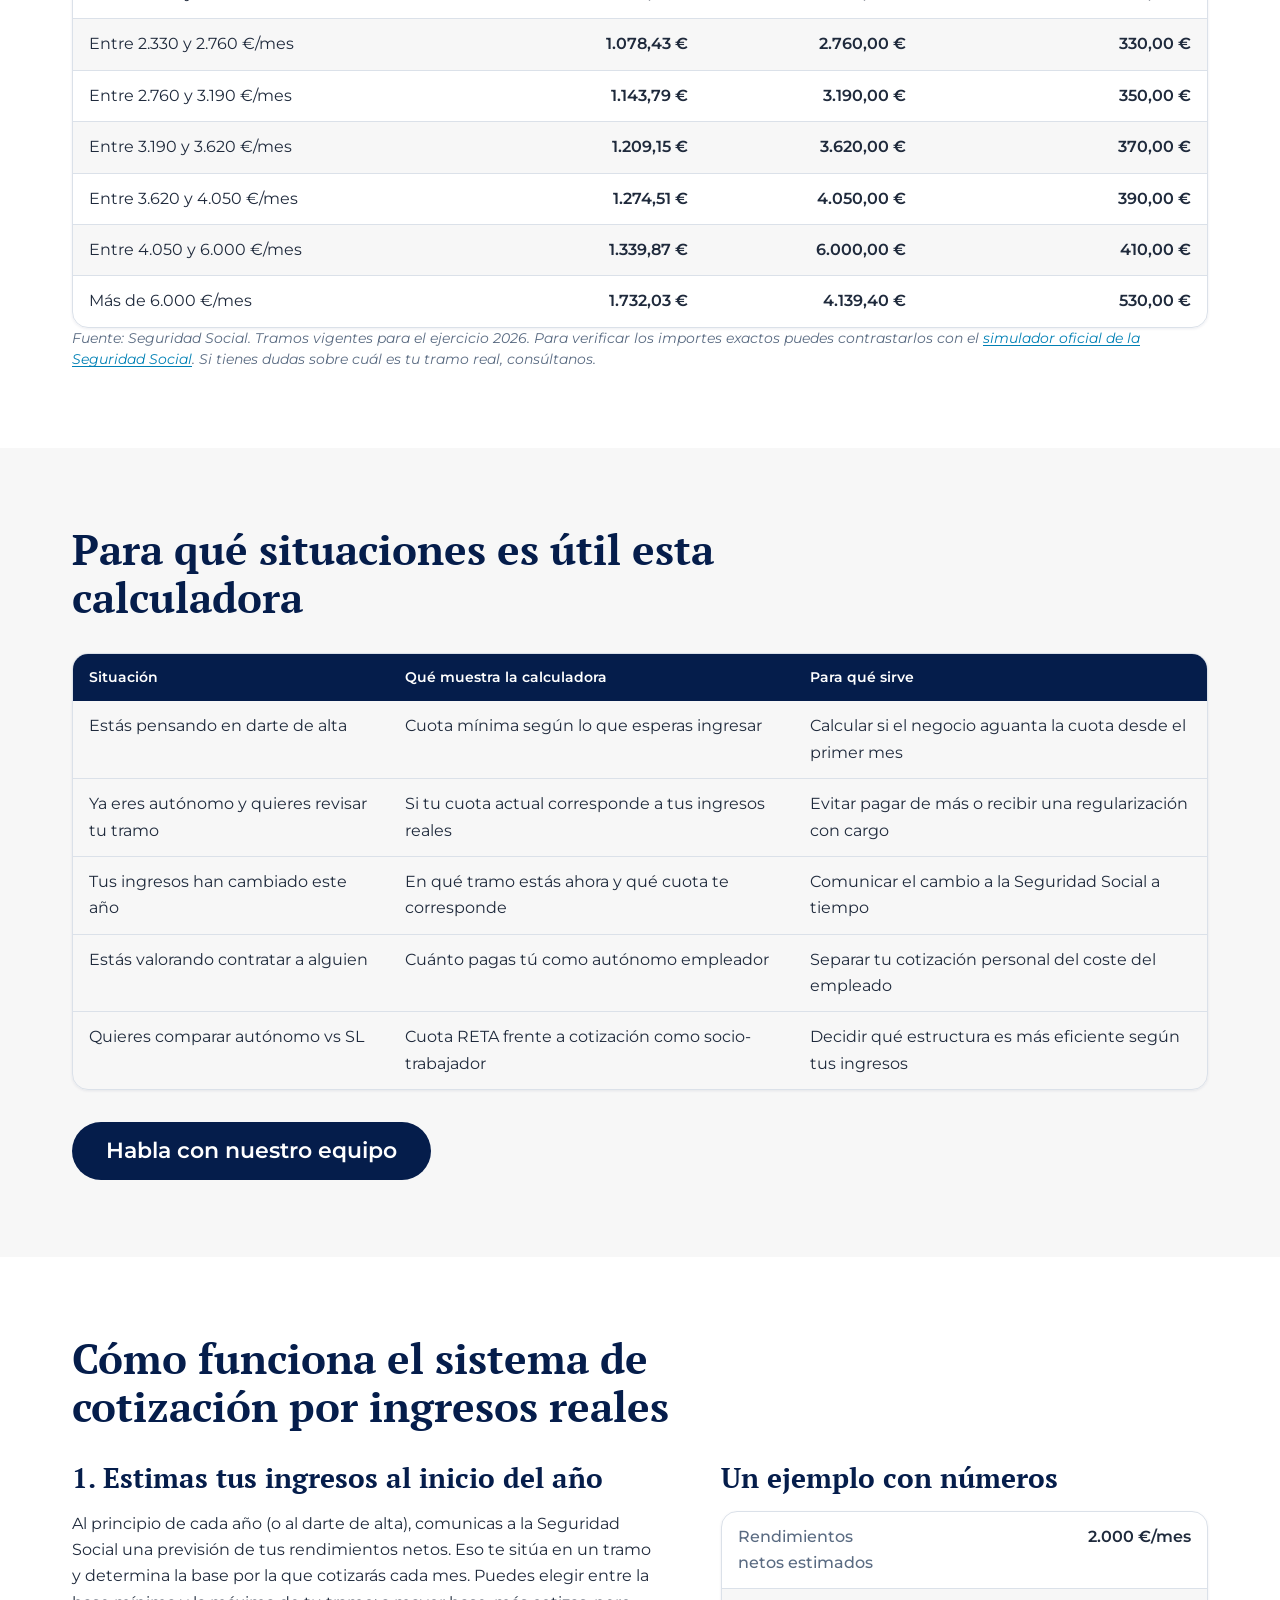
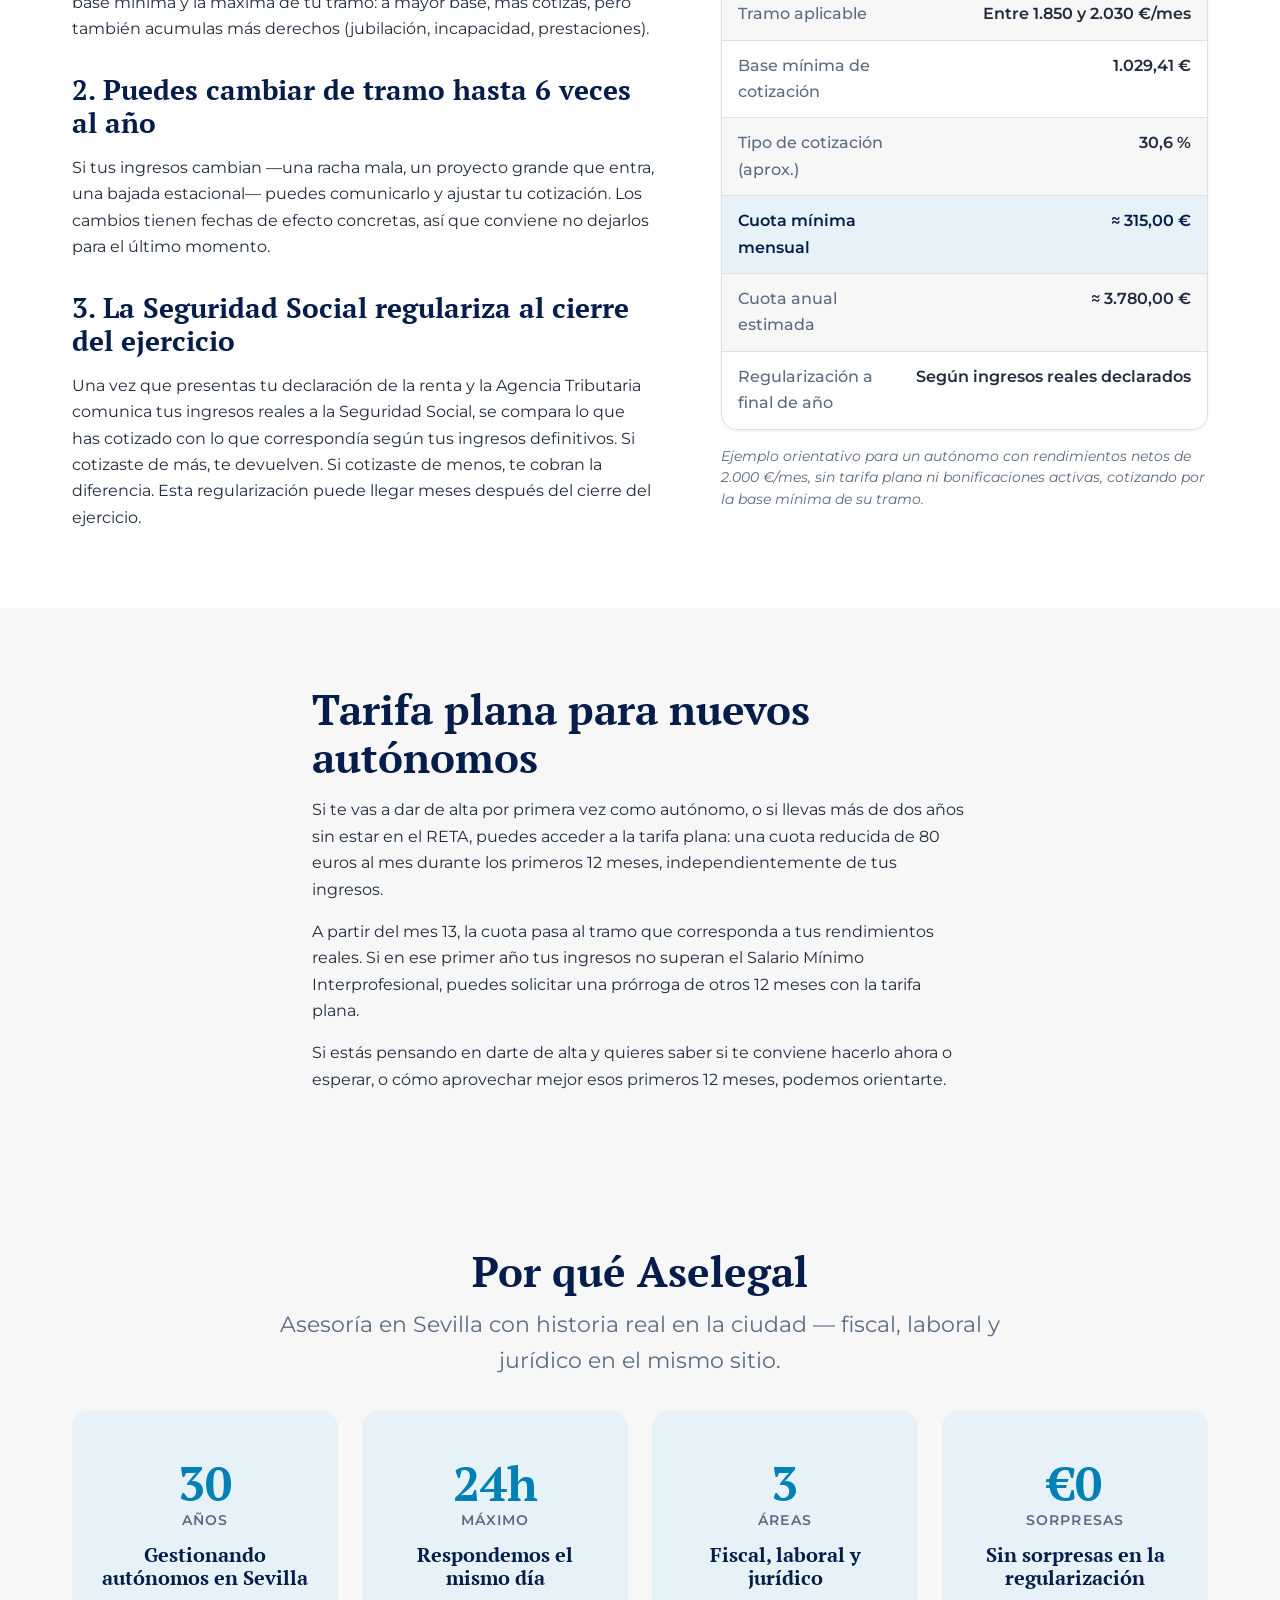
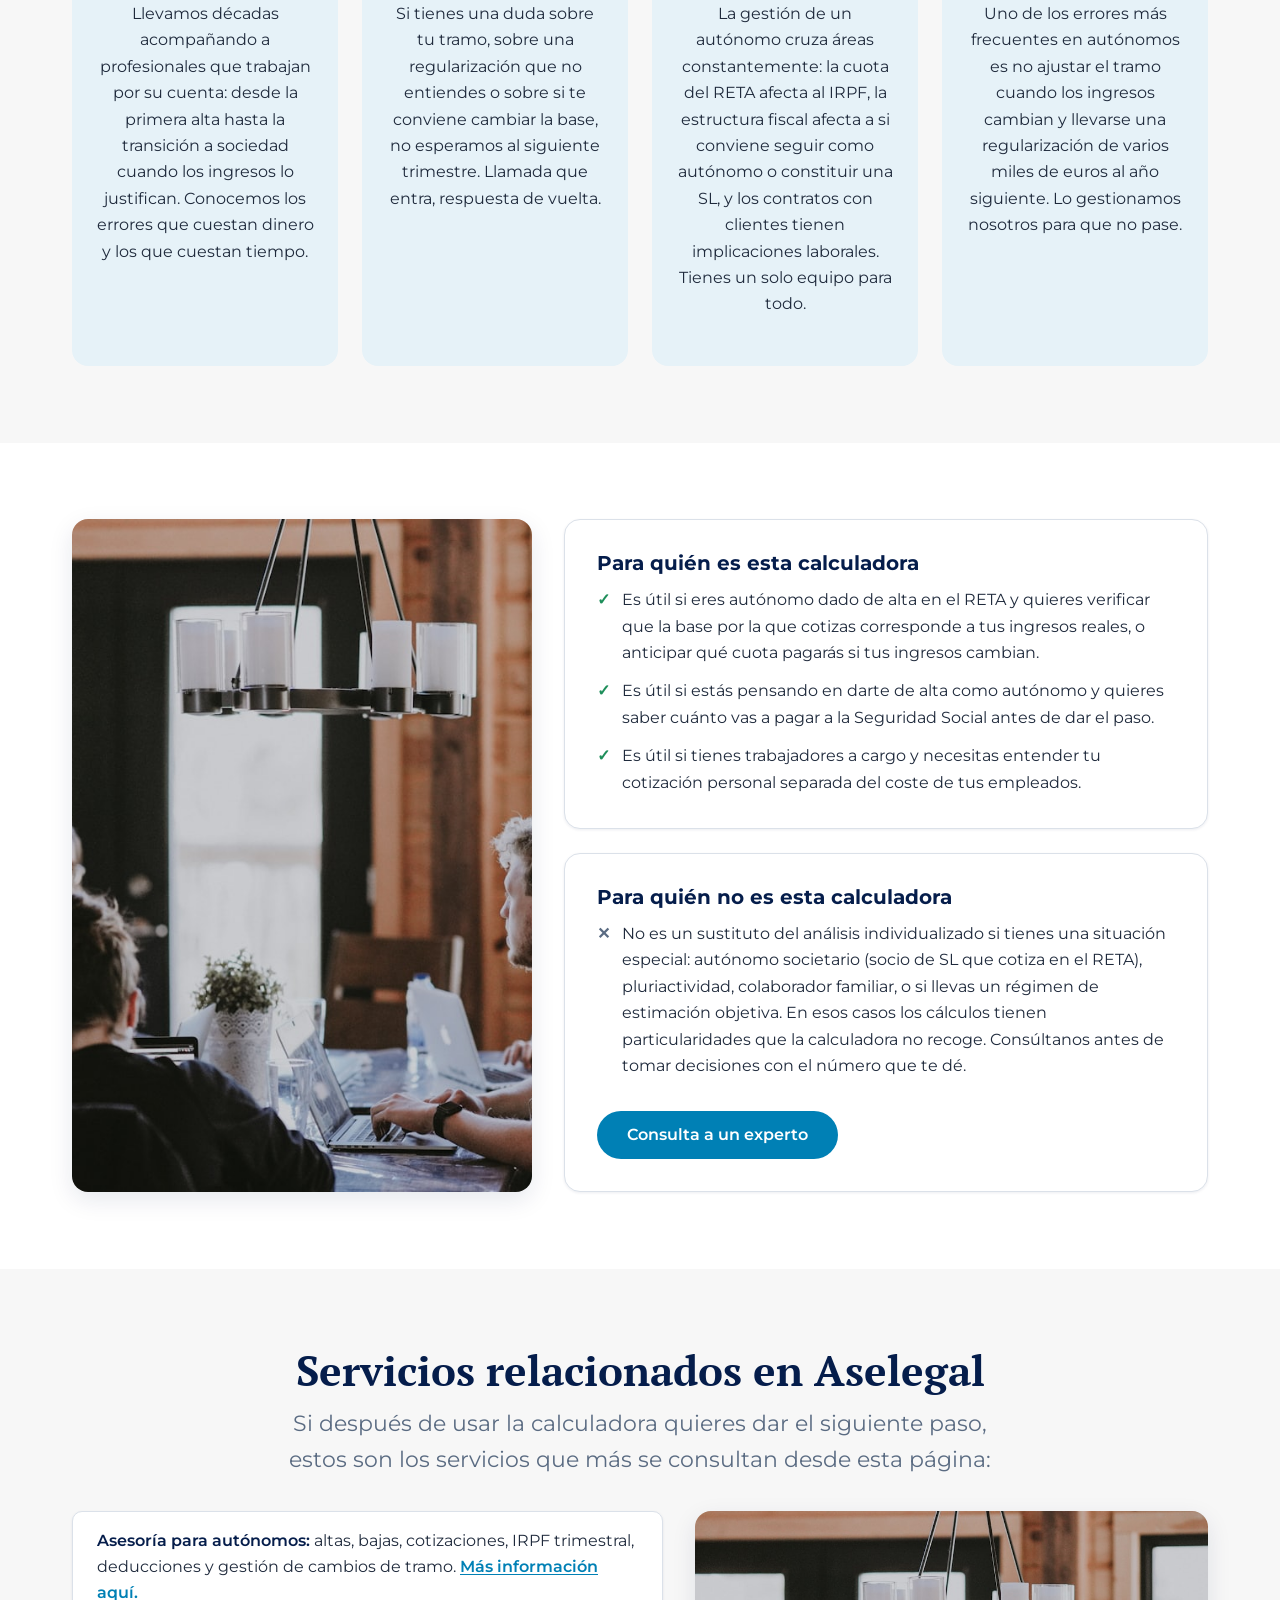
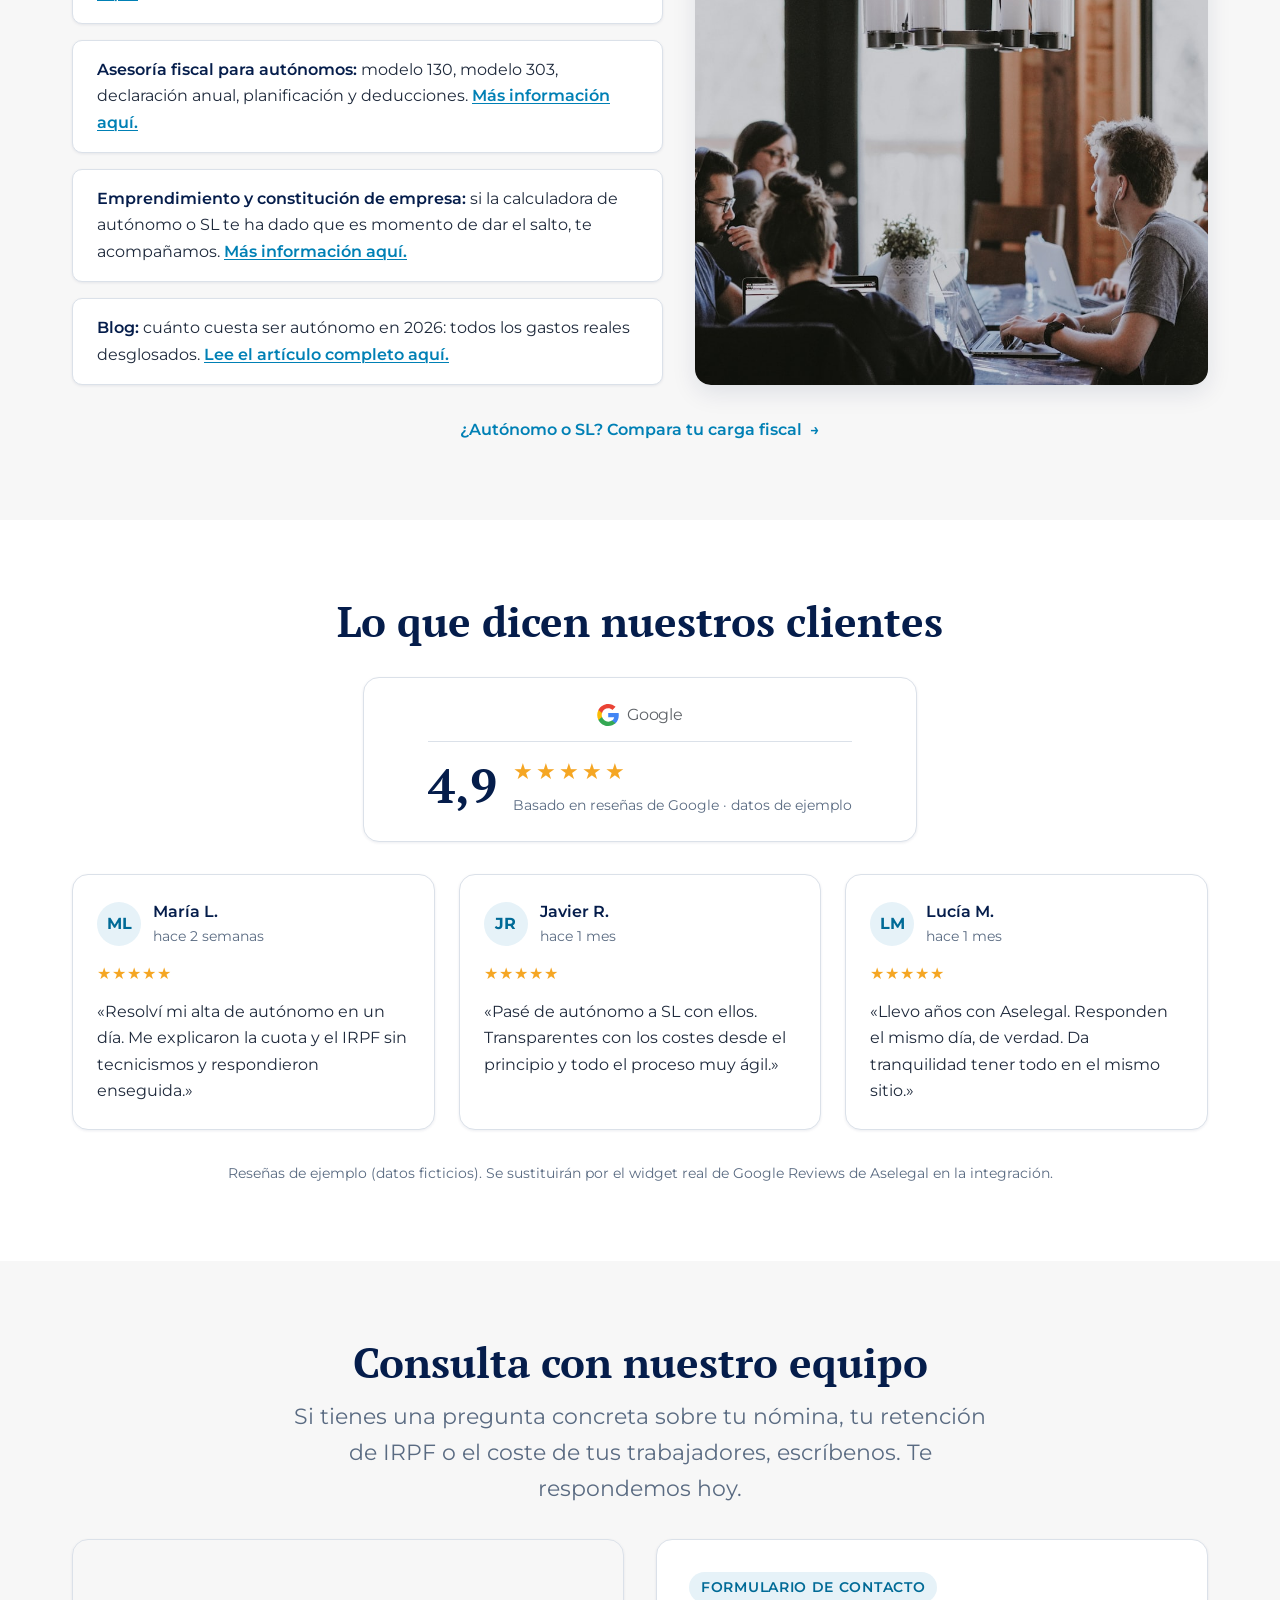
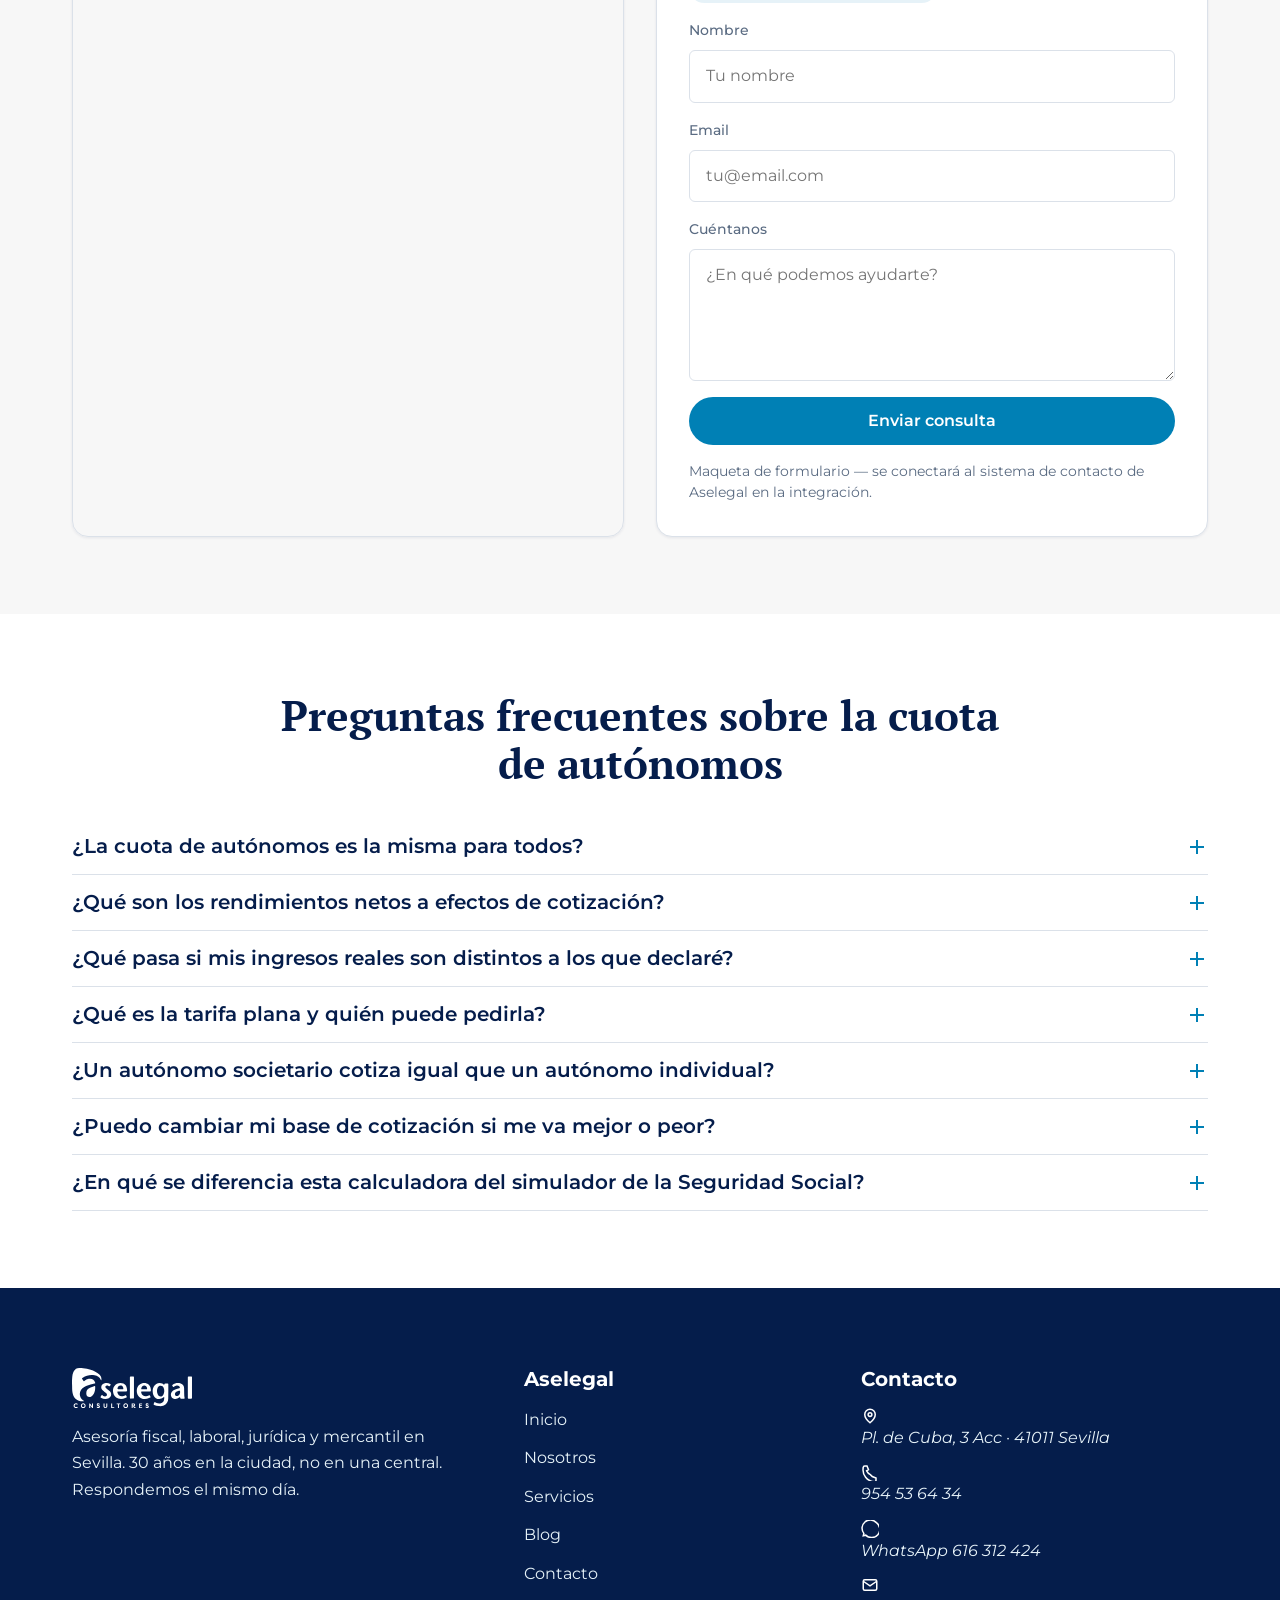
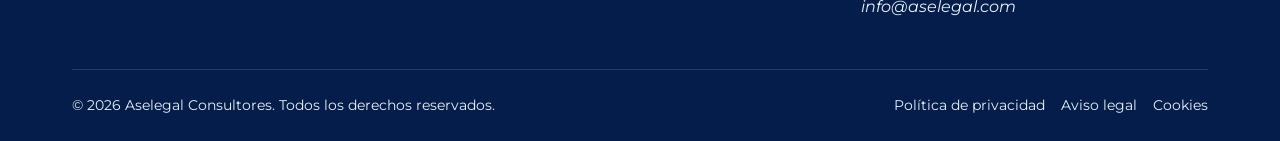
<file: calculadoras/cuota-autonomos/index.html>
<!DOCTYPE html>
<html lang="es">
<head>
  <meta charset="UTF-8">
  <meta name="viewport" content="width=device-width, initial-scale=1.0">
  <title>Calculadora de cuota de autonomos 2026 | Aselegal</title>
  <meta name="description" content="Calcula tu cuota de autonomos 2026 según tus ingresos: tramo, base mínima y cuota mensual. Calculadora gratuita de Aselegal, asesoría en Sevilla.">
  <link rel="canonical" href="https://aselegal.com/calculadoras/cuota-autonomos/">

  <meta property="og:type" content="article">
  <meta property="og:locale" content="es_ES">
  <meta property="og:site_name" content="Aselegal">
  <meta property="og:title" content="Calculadora de cuota de autonomos 2026 | Aselegal">
  <meta property="og:description" content="Calcula tu cuota de autonomos 2026 según tus ingresos: tramo, base mínima y cuota mensual. Calculadora gratuita de Aselegal, asesoría en Sevilla.">
  <meta property="og:url" content="https://aselegal.com/calculadoras/cuota-autonomos/">
  <meta property="og:image" content="https://aselegal.com/calculadoras/assets/logo/logo-aselegal.png">

  <link rel="icon" href="../assets/logo/logo-aselegal.svg" type="image/svg+xml">

  <link rel="preconnect" href="https://fonts.googleapis.com">
  <link rel="preconnect" href="https://fonts.gstatic.com" crossorigin>
  <link href="https://fonts.googleapis.com/css2?family=Montserrat:wght@300;400;500;600;700&family=PT+Serif:wght@400;700&display=swap" rel="stylesheet">

  <link rel="stylesheet" href="../css/tokens.css">
  <link rel="stylesheet" href="../css/base.css">
  <link rel="stylesheet" href="../css/components.css">

  <script defer src="../js/ui.js"></script>
  <script defer src="../js/calc-cuota-autonomos.js"></script>

  <script type="application/ld+json">
  {
    "@context": "https://schema.org",
    "@type": "BreadcrumbList",
    "itemListElement": [
      { "@type": "ListItem", "position": 1, "name": "Inicio", "item": "https://aselegal.com/" },
      { "@type": "ListItem", "position": 2, "name": "Calculadoras", "item": "https://aselegal.com/calculadoras/" },
      { "@type": "ListItem", "position": 3, "name": "Calculadora de cuota de autónomos", "item": "https://aselegal.com/calculadoras/cuota-autonomos/" }
    ]
  }
  </script>

  <script type="application/ld+json">
  {
    "@context": "https://schema.org",
    "@type": "FAQPage",
    "mainEntity": [
      { "@type": "Question", "name": "¿La cuota de autónomos es la misma para todos?", "acceptedAnswer": { "@type": "Answer", "text": "No. Desde 2023 la cuota depende de los rendimientos netos que obtienes de tu actividad. Hay 15 tramos: cuanto más ingresas, mayor es la base mínima de cotización y, por tanto, la cuota mínima mensual. Dentro de cada tramo puedes elegir una base mayor si quieres acumular más derechos." } },
      { "@type": "Question", "name": "¿Qué son los rendimientos netos a efectos de cotización?", "acceptedAnswer": { "@type": "Answer", "text": "Son los ingresos de tu actividad económica menos los gastos deducibles, más las cuotas a la Seguridad Social que hayas pagado durante el año. Es decir: lo que tributa en tu IRPF como rendimiento de actividad económica, pero sumando de nuevo lo que has cotizado. La fórmula concreta puede variar según el método de estimación que uses (directa normal, directa simplificada u objetiva)." } },
      { "@type": "Question", "name": "¿Qué pasa si mis ingresos reales son distintos a los que declaré?", "acceptedAnswer": { "@type": "Answer", "text": "La Seguridad Social cruza los datos con la Agencia Tributaria al cierre del ejercicio. Si has cotizado de más, te devuelven la diferencia. Si has cotizado de menos, te cobran el complemento. Para evitar esta regularización, lo mejor es ajustar el tramo a lo largo del año cuando tus ingresos cambien. Puedes hacerlo hasta 6 veces al año." } },
      { "@type": "Question", "name": "¿Qué es la tarifa plana y quién puede pedirla?", "acceptedAnswer": { "@type": "Answer", "text": "La tarifa plana es una cuota reducida de 80 euros al mes para quienes se dan de alta como autónomos por primera vez o han estado más de dos años sin estar en el RETA. Dura 12 meses y puede prorrogarse otros 12 si los ingresos no superan el SMI en ese primer año." } },
      { "@type": "Question", "name": "¿Un autónomo societario cotiza igual que un autónomo individual?", "acceptedAnswer": { "@type": "Answer", "text": "No exactamente. El autónomo societario (socio administrador de una SL que trabaja en ella) cotiza en el RETA pero tiene algunas particularidades en la base y en cómo se calculan sus rendimientos. Si tienes una SL y quieres saber qué cuota te corresponde, consúltanos: el cálculo depende de cómo estés retribuido dentro de la sociedad." } },
      { "@type": "Question", "name": "¿Puedo cambiar mi base de cotización si me va mejor o peor?", "acceptedAnswer": { "@type": "Answer", "text": "Sí. El sistema permite hasta 6 cambios de base al año, con fechas de efecto concretas. Si tus ingresos suben y quieres acumular más derechos, puedes subir la base. Si bajan y quieres reducir el gasto, puedes bajarla al mínimo de tu tramo. Lo importante es no dejar pasar el año entero en un tramo que no corresponde y llevarte la regularización de golpe." } },
      { "@type": "Question", "name": "¿En qué se diferencia esta calculadora del simulador de la Seguridad Social?", "acceptedAnswer": { "@type": "Answer", "text": "El simulador oficial de la Seguridad Social es la herramienta más precisa para el ejercicio 2026 porque tiene en cuenta todos los supuestos especiales. Esta calculadora es más rápida y directa para una primera orientación: te sitúa en el tramo y te muestra la cuota mínima en segundos, sin formularios largos. Si el resultado genera dudas, te ayudamos a contrastarlo con tu situación real." } }
    ]
  }
  </script>
</head>
<body>
  <a class="skip-link" href="#main">Saltar al contenido</a>

  <!-- ===== HEADER ===== -->
  <header class="site-header">
    <div class="container site-header__inner">
      <a class="site-header__logo" href="https://aselegal.com/" aria-label="Aselegal — Inicio">
        <img src="../assets/logo/logo-aselegal.svg" width="180" height="60" alt="Aselegal Consultores">
      </a>
      <nav class="site-nav" id="site-nav" aria-label="Navegación principal">
        <ul class="site-nav__list">
          <li><a class="site-nav__link" href="https://aselegal.com/">Inicio</a></li>
          <li><a class="site-nav__link" href="https://aselegal.com/nosotros/">Nosotros</a></li>
          <li><a class="site-nav__link" href="https://aselegal.com/servicios/">Servicios</a></li>
          <li><a class="site-nav__link" href="../index.html#calculadoras">Calculadoras</a></li>
          <li><a class="site-nav__link" href="https://aselegal.com/tutoriales/">Tutoriales</a></li>
          <li><a class="site-nav__link" href="https://ASELEGAL.portaldespacho.com/acceso/frame">Portal del Asesor</a></li>
          <li><a class="site-nav__link" href="https://aselegal.com/blog/">Blog</a></li>
          <li><a class="site-nav__link" href="https://aselegal.com/contacto/">Contacto</a></li>
        </ul>
      </nav>
      <div class="site-header__actions">
        <span class="lang-switch" aria-label="Selector de idioma">
          <a href="https://aselegal.com/en/" hreflang="en">EN</a><span>·</span><a href="#" hreflang="es" aria-current="true">ES</a>
        </span>
        <a class="btn btn--primary" href="https://aselegal.com/contacto/">Contacto</a>
        <button class="nav-toggle" type="button" aria-expanded="false" aria-controls="site-nav" aria-label="Abrir menú">
          <span></span><span></span><span></span>
        </button>
      </div>
    </div>
  </header>

  <main id="main">
    <!-- ===== Breadcrumb ===== -->
    <nav class="container breadcrumb" aria-label="Migas de pan">
      <ol>
        <li><a href="https://aselegal.com/">Inicio</a></li>
        <li><a href="../index.html">Calculadoras</a></li>
        <li><span aria-current="page">Calculadora de cuota de autónomos</span></li>
      </ol>
    </nav>

    <!-- ===== Hero / intro ===== -->
    <section class="hero">
      <div class="container hero__grid">
        <div class="prose">
          <h1 class="hero__title">Calculadora de cuota de autónomos: cuánto pagas según tus ingresos</h1>
          <p class="hero__lead">Desde 2023, la cuota que paga un autónomo a la Seguridad Social ya no es fija. Depende de lo que ingresas. Y eso, que debería ser una mejora, ha generado una duda que casi todos los autónomos se hacen: ¿estoy pagando lo que me corresponde?</p>
          <p class="mt-6"><a class="btn btn--primary btn--lg" href="https://aselegal.com/contacto/">Consulta con Aselegal</a></p>
        </div>
        <figure class="media-shot hero__media">
          <img src="../assets/img/placeholder.jpg" width="1200" height="800" alt="Asesoría de Aselegal para autónomos en Sevilla (imagen de ejemplo)">
          <figcaption class="media-shot__tag">Imagen de ejemplo</figcaption>
        </figure>
      </div>
    </section>

    <!-- ===== Intro ===== -->
    <section class="section section--tight section--blue">
      <div class="container">
        <div class="prose">
          <p>El sistema de cotización por ingresos reales divide los rendimientos netos anuales en 15 tramos. Cada tramo tiene una base mínima y una base máxima de cotización, y una cuota mínima mensual. Tú eliges la base dentro de ese rango. Pero si al final del año tus ingresos reales no coinciden con lo que declaraste, la Seguridad Social regulariza: o te cobra la diferencia o te devuelve lo que pagaste de más.</p>
          <p>Esta calculadora te sitúa en tu tramo y te muestra la cuota mínima que te correspondería. Si tienes dudas sobre cómo declarar tus ingresos, cómo comunicar un cambio de tramo o qué pasa en la regularización anual, en Aselegal te lo resolvemos hoy.</p>
        </div>
      </div>
    </section>

    <!-- ===== Calculadora ===== -->
    <section class="section section--calc">
      <div class="container">
        <div class="section__head section__head--center">
          <h2>Calculadora de cuota de autónomos 2026</h2>
          <p class="section__lead">Introduce tus rendimientos netos mensuales estimados. La calculadora te indica en qué tramo estás, cuál es tu base mínima de cotización y cuál es la cuota mínima que pagarías cada mes.</p>
        </div>

        <div class="calc" id="calc-cuota-autonomos">
          <form class="calc__form" aria-label="Datos para el calculo de la cuota de autonomos" onsubmit="return false">
            <div class="calc__field">
              <label class="calc__label" for="ca-rend">Rendimientos netos mensuales estimados</label>
              <div class="calc__input-wrap">
                <input class="calc__input" id="ca-rend" type="number" inputmode="numeric" min="0" step="50" value="2000">
                <span class="unit" aria-hidden="true">€</span>
              </div>
              <p class="calc__hint">Ingresos de tu actividad menos gastos deducibles, al mes.</p>
            </div>
          </form>
          <div class="calc__result" aria-live="polite">
            <span class="calc__result-head">Tu cuota de autonomos</span>
            <div class="calc__result-main">
              <span class="calc__result-label">Cuota minima mensual</span>
              <span class="calc__result-value" id="ca-cuota">—</span>
              <span class="calc__result-sub">Tramo: <strong id="ca-tramo">—</strong></span>
            </div>
            <div class="calc__lines">
              <div class="calc__line"><span class="calc__line-name">Base minima de cotizacion</span><span class="calc__line-val" id="ca-base-min">—</span></div>
              <div class="calc__line"><span class="calc__line-name">Base maxima del tramo</span><span class="calc__line-val" id="ca-base-max">—</span></div>
              <div class="calc__line is-total"><span class="calc__line-name">Cuota anual estimada</span><span class="calc__line-val" id="ca-cuota-anual">—</span></div>
            </div>
            <p class="calc__msg">Si te das de alta por primera vez (o llevas mas de dos anos sin estar en el RETA), puedes acceder a la tarifa plana: 80 €/mes durante los primeros 12 meses. La Seguridad Social regulariza al cierre del ejercicio segun tus ingresos reales.</p>
          </div>
        </div>

        <p class="calc-intro__note">Nota: los resultados son orientativos. Se basan en los tramos del sistema de cotización por ingresos reales vigentes para 2026. La cuota final depende de la base que elijas dentro del rango de tu tramo y de los ingresos reales que declares al cierre del año.</p>
      </div>
    </section>

    <!-- ===== Tabla de tramos ===== -->
    <section class="section">
      <div class="container">
        <div class="section__head">
          <h2>Tabla de tramos y cuotas de autónomos 2026</h2>
          <p class="section__lead">Estos son los 15 tramos del sistema de cotización por ingresos reales para 2026. La cuota mínima mensual corresponde a cotizar por la base mínima de cada tramo aplicando el tipo general de cotización (aproximadamente el 30,6 %).</p>
        </div>
        <div class="table-wrap">
          <table class="data-table">
            <thead>
              <tr><th scope="col">Rendimientos netos 2026</th><th scope="col" class="num">Base mínima</th><th scope="col" class="num">Base máxima</th><th scope="col" class="num">Cuota mínima/mes</th></tr>
            </thead>
            <tbody>
              <tr class="js-tramo-row" data-tramo="0"><td>Menos de 670 €/mes</td><td class="num">653,59 €</td><td class="num">718,95 €</td><td class="num">200,10 €</td></tr>
              <tr class="js-tramo-row" data-tramo="1"><td>Entre 670 y 900 €/mes</td><td class="num">718,95 €</td><td class="num">900,00 €</td><td class="num">220,10 €</td></tr>
              <tr class="js-tramo-row" data-tramo="2"><td>Entre 900 y 1.166,70 €/mes</td><td class="num">849,67 €</td><td class="num">1.166,70 €</td><td class="num">260,06 €</td></tr>
              <tr class="js-tramo-row" data-tramo="3"><td>Entre 1.166,70 y 1.300 €/mes</td><td class="num">950,98 €</td><td class="num">1.300,00 €</td><td class="num">291,05 €</td></tr>
              <tr class="js-tramo-row" data-tramo="4"><td>Entre 1.300 y 1.500 €/mes</td><td class="num">960,78 €</td><td class="num">1.500,00 €</td><td class="num">294,05 €</td></tr>
              <tr class="js-tramo-row" data-tramo="5"><td>Entre 1.500 y 1.700 €/mes</td><td class="num">960,78 €</td><td class="num">1.700,00 €</td><td class="num">294,05 €</td></tr>
              <tr class="js-tramo-row" data-tramo="6"><td>Entre 1.700 y 1.850 €/mes</td><td class="num">1.013,07 €</td><td class="num">1.850,00 €</td><td class="num">309,99 €</td></tr>
              <tr class="js-tramo-row" data-tramo="7"><td>Entre 1.850 y 2.030 €/mes</td><td class="num">1.029,41 €</td><td class="num">2.030,00 €</td><td class="num">315,00 €</td></tr>
              <tr class="js-tramo-row" data-tramo="8"><td>Entre 2.030 y 2.330 €/mes</td><td class="num">1.045,75 €</td><td class="num">2.330,00 €</td><td class="num">320,00 €</td></tr>
              <tr class="js-tramo-row" data-tramo="9"><td>Entre 2.330 y 2.760 €/mes</td><td class="num">1.078,43 €</td><td class="num">2.760,00 €</td><td class="num">330,00 €</td></tr>
              <tr class="js-tramo-row" data-tramo="10"><td>Entre 2.760 y 3.190 €/mes</td><td class="num">1.143,79 €</td><td class="num">3.190,00 €</td><td class="num">350,00 €</td></tr>
              <tr class="js-tramo-row" data-tramo="11"><td>Entre 3.190 y 3.620 €/mes</td><td class="num">1.209,15 €</td><td class="num">3.620,00 €</td><td class="num">370,00 €</td></tr>
              <tr class="js-tramo-row" data-tramo="12"><td>Entre 3.620 y 4.050 €/mes</td><td class="num">1.274,51 €</td><td class="num">4.050,00 €</td><td class="num">390,00 €</td></tr>
              <tr class="js-tramo-row" data-tramo="13"><td>Entre 4.050 y 6.000 €/mes</td><td class="num">1.339,87 €</td><td class="num">6.000,00 €</td><td class="num">410,00 €</td></tr>
              <tr class="js-tramo-row" data-tramo="14"><td>Más de 6.000 €/mes</td><td class="num">1.732,03 €</td><td class="num">4.139,40 €</td><td class="num">530,00 €</td></tr>
            </tbody>
          </table>
        </div>
        <p class="calc__note"><em>Fuente: Seguridad Social. Tramos vigentes para el ejercicio 2026. Para verificar los importes exactos puedes contrastarlos con el <a href="https://w6.seg-social.es/TA0109/simul/alta-autonomos" rel="noopener" target="_blank">simulador oficial de la Seguridad Social</a>. Si tienes dudas sobre cuál es tu tramo real, consúltanos.</em></p>
      </div>
    </section>

    <!-- ===== Para qué situaciones es útil ===== -->
    <section class="section section--alt">
      <div class="container">
        <div class="section__head">
          <h2>Para qué situaciones es útil esta calculadora</h2>
        </div>
        <div class="table-wrap">
          <table class="data-table">
            <thead>
              <tr><th scope="col">Situación</th><th scope="col">Qué muestra la calculadora</th><th scope="col">Para qué sirve</th></tr>
            </thead>
            <tbody>
              <tr><td>Estás pensando en darte de alta</td><td>Cuota mínima según lo que esperas ingresar</td><td>Calcular si el negocio aguanta la cuota desde el primer mes</td></tr>
              <tr><td>Ya eres autónomo y quieres revisar tu tramo</td><td>Si tu cuota actual corresponde a tus ingresos reales</td><td>Evitar pagar de más o recibir una regularización con cargo</td></tr>
              <tr><td>Tus ingresos han cambiado este año</td><td>En qué tramo estás ahora y qué cuota te corresponde</td><td>Comunicar el cambio a la Seguridad Social a tiempo</td></tr>
              <tr><td>Estás valorando contratar a alguien</td><td>Cuánto pagas tú como autónomo empleador</td><td>Separar tu cotización personal del coste del empleado</td></tr>
              <tr><td>Quieres comparar autónomo vs SL</td><td>Cuota RETA frente a cotización como socio-trabajador</td><td>Decidir qué estructura es más eficiente según tus ingresos</td></tr>
            </tbody>
          </table>
        </div>
        <p class="mt-6"><a class="btn btn--secondary btn--lg" href="https://aselegal.com/contacto/">Habla con nuestro equipo</a></p>
      </div>
    </section>

    <!-- ===== Cómo funciona ===== -->
    <section class="section">
      <div class="container">
        <div class="section__head">
          <h2>Cómo funciona el sistema de cotización por ingresos reales</h2>
        </div>
        <div class="how-grid">
          <div class="how-grid__text prose">
            <h3>1. Estimas tus ingresos al inicio del año</h3>
            <p>Al principio de cada año (o al darte de alta), comunicas a la Seguridad Social una previsión de tus rendimientos netos. Eso te sitúa en un tramo y determina la base por la que cotizarás cada mes. Puedes elegir entre la base mínima y la máxima de tu tramo: a mayor base, más cotizas, pero también acumulas más derechos (jubilación, incapacidad, prestaciones).</p>
            <h3>2. Puedes cambiar de tramo hasta 6 veces al año</h3>
            <p>Si tus ingresos cambian —una racha mala, un proyecto grande que entra, una bajada estacional— puedes comunicarlo y ajustar tu cotización. Los cambios tienen fechas de efecto concretas, así que conviene no dejarlos para el último momento.</p>
            <h3>3. La Seguridad Social regulariza al cierre del ejercicio</h3>
            <p>Una vez que presentas tu declaración de la renta y la Agencia Tributaria comunica tus ingresos reales a la Seguridad Social, se compara lo que has cotizado con lo que correspondía según tus ingresos definitivos. Si cotizaste de más, te devuelven. Si cotizaste de menos, te cobran la diferencia. Esta regularización puede llegar meses después del cierre del ejercicio.</p>
          </div>
          <div class="how-grid__table prose">
            <h3>Un ejemplo con números</h3>
            <div class="table-wrap" style="margin-top:var(--space-4)">
              <table class="data-table kv-table">
                <tbody>
                  <tr><th scope="row">Rendimientos netos estimados</th><td class="num">2.000 €/mes</td></tr>
                  <tr><th scope="row">Tramo aplicable</th><td class="num">Entre 1.850 y 2.030 €/mes</td></tr>
                  <tr><th scope="row">Base mínima de cotización</th><td class="num">1.029,41 €</td></tr>
                  <tr><th scope="row">Tipo de cotización (aprox.)</th><td class="num">30,6 %</td></tr>
                  <tr class="is-highlight"><th scope="row">Cuota mínima mensual</th><td class="num">≈ 315,00 €</td></tr>
                  <tr><th scope="row">Cuota anual estimada</th><td class="num">≈ 3.780,00 €</td></tr>
                  <tr><th scope="row">Regularización a final de año</th><td class="num">Según ingresos reales declarados</td></tr>
                </tbody>
              </table>
            </div>
            <p class="calc__note"><em>Ejemplo orientativo para un autónomo con rendimientos netos de 2.000 €/mes, sin tarifa plana ni bonificaciones activas, cotizando por la base mínima de su tramo.</em></p>
          </div>
        </div>
      </div>
    </section>

    <!-- ===== Tarifa plana ===== -->
    <section class="section section--alt">
      <div class="container prose">
        <h2>Tarifa plana para nuevos autónomos</h2>
        <p>Si te vas a dar de alta por primera vez como autónomo, o si llevas más de dos años sin estar en el RETA, puedes acceder a la tarifa plana: una cuota reducida de 80 euros al mes durante los primeros 12 meses, independientemente de tus ingresos.</p>
        <p>A partir del mes 13, la cuota pasa al tramo que corresponda a tus rendimientos reales. Si en ese primer año tus ingresos no superan el Salario Mínimo Interprofesional, puedes solicitar una prórroga de otros 12 meses con la tarifa plana.</p>
        <p>Si estás pensando en darte de alta y quieres saber si te conviene hacerlo ahora o esperar, o cómo aprovechar mejor esos primeros 12 meses, podemos orientarte.</p>
      </div>
    </section>

    <!-- ===== Por qué Aselegal ===== -->
    <section class="section section--why">
      <div class="container">
        <div class="section__head"><h2>Por qué Aselegal</h2><p class="section__lead">Asesoría en Sevilla con historia real en la ciudad — fiscal, laboral y jurídico en el mismo sitio.</p></div>
        <div class="why__grid">
          <div class="why__item">
            <span class="why__metric">30<small>años</small></span>
            <h3 class="why__item-title">Gestionando autónomos en Sevilla</h3>
            <p>Llevamos décadas acompañando a profesionales que trabajan por su cuenta: desde la primera alta hasta la transición a sociedad cuando los ingresos lo justifican. Conocemos los errores que cuestan dinero y los que cuestan tiempo.</p>
          </div>
          <div class="why__item">
            <span class="why__metric">24h<small>máximo</small></span>
            <h3 class="why__item-title">Respondemos el mismo día</h3>
            <p>Si tienes una duda sobre tu tramo, sobre una regularización que no entiendes o sobre si te conviene cambiar la base, no esperamos al siguiente trimestre. Llamada que entra, respuesta de vuelta.</p>
          </div>
          <div class="why__item">
            <span class="why__metric">3<small>áreas</small></span>
            <h3 class="why__item-title">Fiscal, laboral y jurídico</h3>
            <p>La gestión de un autónomo cruza áreas constantemente: la cuota del RETA afecta al IRPF, la estructura fiscal afecta a si conviene seguir como autónomo o constituir una SL, y los contratos con clientes tienen implicaciones laborales. Tienes un solo equipo para todo.</p>
          </div>
          <div class="why__item">
            <span class="why__metric">€0<small>sorpresas</small></span>
            <h3 class="why__item-title">Sin sorpresas en la regularización</h3>
            <p>Uno de los errores más frecuentes en autónomos es no ajustar el tramo cuando los ingresos cambian y llevarse una regularización de varios miles de euros al año siguiente. Lo gestionamos nosotros para que no pase.</p>
          </div>
        </div>
      </div>
    </section>

    <!-- ===== Para quién es / no es ===== -->
    <section class="section">
      <div class="container">
        <div class="audience audience--media">
          <figure class="audience__img">
            <img src="../assets/img/placeholder.jpg" alt="Asesoría para autónomos en Aselegal, Sevilla (imagen de ejemplo)" loading="lazy">
          </figure>
          <div class="audience__content">
            <div class="audience__card">
              <h3>Para quién es esta calculadora</h3>
              <ul class="audience__list">
                <li><span class="tick" aria-hidden="true">✓</span><span>Es útil si eres autónomo dado de alta en el RETA y quieres verificar que la base por la que cotizas corresponde a tus ingresos reales, o anticipar qué cuota pagarás si tus ingresos cambian.</span></li>
                <li><span class="tick" aria-hidden="true">✓</span><span>Es útil si estás pensando en darte de alta como autónomo y quieres saber cuánto vas a pagar a la Seguridad Social antes de dar el paso.</span></li>
                <li><span class="tick" aria-hidden="true">✓</span><span>Es útil si tienes trabajadores a cargo y necesitas entender tu cotización personal separada del coste de tus empleados.</span></li>
              </ul>
            </div>
            <div class="audience__card">
              <h3>Para quién no es esta calculadora</h3>
              <ul class="audience__list">
                <li><span class="cross" aria-hidden="true">✕</span><span>No es un sustituto del análisis individualizado si tienes una situación especial: autónomo societario (socio de SL que cotiza en el RETA), pluriactividad, colaborador familiar, o si llevas un régimen de estimación objetiva. En esos casos los cálculos tienen particularidades que la calculadora no recoge. Consúltanos antes de tomar decisiones con el número que te dé.</span></li>
              </ul>
              <p class="mt-6"><a class="btn btn--primary" href="https://aselegal.com/contacto/">Consulta a un experto</a></p>
            </div>
          </div>
        </div>
      </div>
    </section>

    <!-- ===== Servicios relacionados ===== -->
    <section class="section section--alt">
      <div class="container">
        <div class="section__head section__head--center">
          <h2>Servicios relacionados en Aselegal</h2>
          <p class="section__lead">Si después de usar la calculadora quieres dar el siguiente paso, estos son los servicios que más se consultan desde esta página:</p>
        </div>
        <div class="services-split">
          <div class="services">
            <div class="service-link"><p><strong>Asesoría para autónomos:</strong> altas, bajas, cotizaciones, IRPF trimestral, deducciones y gestión de cambios de tramo. <a href="https://aselegal.com/asesoria-para-autonomos/">Más información aquí.</a></p></div>
            <div class="service-link"><p><strong>Asesoría fiscal para autónomos:</strong> modelo 130, modelo 303, declaración anual, planificación y deducciones. <a href="https://aselegal.com/servicios/asesoria-fiscal/">Más información aquí.</a></p></div>
            <div class="service-link"><p><strong>Emprendimiento y constitución de empresa:</strong> si la calculadora de autónomo o SL te ha dado que es momento de dar el salto, te acompañamos. <a href="https://aselegal.com/servicios/emprendimiento/">Más información aquí.</a></p></div>
            <div class="service-link"><p><strong>Blog:</strong> cuánto cuesta ser autónomo en 2026: todos los gastos reales desglosados. <a href="https://aselegal.com/cuanto-cuesta-ser-autonomo-en-2026/">Lee el artículo completo aquí.</a></p></div>
          </div>
          <figure class="services__media">
            <img src="../assets/img/placeholder.jpg" alt="Atención personalizada en Aselegal, Sevilla" loading="lazy">
          </figure>
        </div>
        <p class="mt-6 text-center"><a class="btn-link" href="../autonomo-empresa/index.html">¿Autónomo o SL? Compara tu carga fiscal <span class="arrow" aria-hidden="true">→</span></a></p>
      </div>
    </section>

    <!-- ===== Reviews ===== -->
    <section class="section">
      <div class="container">
        <div class="section__head section__head--center"><h2>Lo que dicen nuestros clientes</h2></div>
        <div class="reviews">
          <div class="reviews__head">
            <div class="reviews__google-badge">
              <div class="reviews__google-top">
                <svg class="reviews__google-icon" viewBox="0 0 533.5 544.3" xmlns="http://www.w3.org/2000/svg" aria-hidden="true" focusable="false"><path d="M533.5 278.4c0-18.5-1.5-37.1-4.7-55.3H272.1v104.8h147c-6.1 33.8-25.7 63.7-54.4 82.7v68h87.7c51.5-47.4 81.1-117.4 81.1-200.2z" fill="#4285f4"/><path d="M272.1 544.3c73.4 0 135.3-24.1 180.4-65.7l-87.7-68c-24.4 16.6-55.9 26-92.6 26-71 0-131.2-47.9-152.8-112.3H28.9v70.1c46.2 91.9 140.3 149.9 243.2 149.9z" fill="#34a853"/><path d="M119.3 324.3c-11.4-33.8-11.4-70.4 0-104.2V150H28.9c-38.6 76.9-38.6 167.5 0 244.4l90.4-70.1z" fill="#fbbc04"/><path d="M272.1 107.7c38.8-.6 76.3 14 104.4 40.8l77.7-77.7C405 24.6 339.7-.8 272.1 0 169.2 0 75.1 58 28.9 150l90.4 70.1c21.5-64.5 81.8-112.4 152.8-112.4z" fill="#ea4335"/></svg>
                <span class="reviews__google-wordmark">Google</span>
              </div>
              <div class="reviews__score-row">
                <span class="reviews__score" aria-hidden="true">4,9</span>
                <div>
                  <div class="reviews__stars" aria-hidden="true">★★★★★</div>
                  <div class="reviews__meta">Basado en reseñas de Google · datos de ejemplo</div>
                </div>
              </div>
            </div>
            <span class="visually-hidden">Valoración media de 4,9 sobre 5 estrellas, basada en reseñas de ejemplo.</span>
          </div>
          <div class="reviews__grid">
            <article class="review-card">
              <div class="review-card__top">
                <span class="review-card__avatar" aria-hidden="true">ML</span>
                <span class="review-card__who"><span class="review-card__name">María L.</span><span class="review-card__date">hace 2 semanas</span></span>
              </div>
              <span class="review-card__stars" aria-hidden="true">★★★★★</span><span class="visually-hidden">5 de 5 estrellas</span>
              <p class="review-card__text">«Resolví mi alta de autónomo en un día. Me explicaron la cuota y el IRPF sin tecnicismos y respondieron enseguida.»</p>
            </article>
            <article class="review-card">
              <div class="review-card__top">
                <span class="review-card__avatar" aria-hidden="true">JR</span>
                <span class="review-card__who"><span class="review-card__name">Javier R.</span><span class="review-card__date">hace 1 mes</span></span>
              </div>
              <span class="review-card__stars" aria-hidden="true">★★★★★</span><span class="visually-hidden">5 de 5 estrellas</span>
              <p class="review-card__text">«Pasé de autónomo a SL con ellos. Transparentes con los costes desde el principio y todo el proceso muy ágil.»</p>
            </article>
            <article class="review-card">
              <div class="review-card__top">
                <span class="review-card__avatar" aria-hidden="true">LM</span>
                <span class="review-card__who"><span class="review-card__name">Lucía M.</span><span class="review-card__date">hace 1 mes</span></span>
              </div>
              <span class="review-card__stars" aria-hidden="true">★★★★★</span><span class="visually-hidden">5 de 5 estrellas</span>
              <p class="review-card__text">«Llevo años con Aselegal. Responden el mismo día, de verdad. Da tranquilidad tener todo en el mismo sitio.»</p>
            </article>
          </div>
          <p class="reviews__note">Reseñas de ejemplo (datos ficticios). Se sustituirán por el widget real de Google Reviews de Aselegal en la integración.</p>
        </div>
      </div>
    </section>

    <!-- ===== Contacto ===== -->
    <section class="section section--alt">
      <div class="container">
        <div class="section__head section__head--center">
          <h2>Consulta con nuestro equipo</h2>
          <p class="section__lead">Si tienes una pregunta concreta sobre tu nómina, tu retención de IRPF o el coste de tus trabajadores, escríbenos. Te respondemos hoy.</p>
        </div>
        <div class="contact-grid">
          <div class="map-embed">
            <iframe src="https://www.google.com/maps/embed?pb=!1m18!1m12!1m3!1d3170.3976431638284!2d-5.9980902!3d37.380427399999995!2m3!1f0!2f0!3f0!3m2!1i1024!2i768!4f13.1!3m3!1m2!1s0xd126c1fa56235f5%3A0x2235ad979449e29c!2sASELEGAL%20%7C%20Asesor%C3%ADa%20en%20Sevilla%20(%20Laboral%20y%20Fiscal).%20Despacho%20Jur%C3%ADdico%20para%20particulares%20y%20empresas.!5e0!3m2!1ses!2sus!4v1781397131867!5m2!1ses!2sus" width="600" height="450" style="border:0;" allowfullscreen="" loading="lazy" referrerpolicy="no-referrer-when-downgrade" title="Mapa de ubicación de Aselegal en Plaza de Cuba, Sevilla"></iframe>
          </div>
          <form class="contact-form" aria-label="Formulario de contacto (maqueta)" onsubmit="return false">
            <p class="placeholder__tag" style="align-self:flex-start">Formulario de contacto</p>
            <div class="form-field"><label for="c-nombre">Nombre</label><input id="c-nombre" type="text" autocomplete="name" placeholder="Tu nombre"></div>
            <div class="form-field"><label for="c-email">Email</label><input id="c-email" type="email" autocomplete="email" placeholder="tu@email.com"></div>
            <div class="form-field"><label for="c-msg">Cuéntanos</label><textarea id="c-msg" rows="4" placeholder="¿En qué podemos ayudarte?"></textarea></div>
            <button class="btn btn--primary btn--block" type="submit">Enviar consulta</button>
            <p class="calc__note">Maqueta de formulario — se conectará al sistema de contacto de Aselegal en la integración.</p>
          </form>
        </div>
      </div>
    </section>

    <!-- ===== FAQ ===== -->
    <section class="section">
      <div class="container">
        <div class="section__head"><h2>Preguntas frecuentes sobre la cuota de autónomos</h2></div>
        <div class="faq">
          <div class="faq__item">
            <h3 style="margin:0"><button class="faq__question" type="button" aria-expanded="false">¿La cuota de autónomos es la misma para todos?<span class="faq__icon" aria-hidden="true"></span></button></h3>
            <div class="faq__answer"><div><div class="faq__answer-inner"><p>No. Desde 2023 la cuota depende de los rendimientos netos que obtienes de tu actividad. Hay 15 tramos: cuanto más ingresas, mayor es la base mínima de cotización y, por tanto, la cuota mínima mensual. Dentro de cada tramo puedes elegir una base mayor si quieres acumular más derechos.</p></div></div></div>
          </div>
          <div class="faq__item">
            <h3 style="margin:0"><button class="faq__question" type="button" aria-expanded="false">¿Qué son los rendimientos netos a efectos de cotización?<span class="faq__icon" aria-hidden="true"></span></button></h3>
            <div class="faq__answer"><div><div class="faq__answer-inner"><p>Son los ingresos de tu actividad económica menos los gastos deducibles, más las cuotas a la Seguridad Social que hayas pagado durante el año. Es decir: lo que tributa en tu IRPF como rendimiento de actividad económica, pero sumando de nuevo lo que has cotizado. La fórmula concreta puede variar según el método de estimación que uses (directa normal, directa simplificada u objetiva).</p></div></div></div>
          </div>
          <div class="faq__item">
            <h3 style="margin:0"><button class="faq__question" type="button" aria-expanded="false">¿Qué pasa si mis ingresos reales son distintos a los que declaré?<span class="faq__icon" aria-hidden="true"></span></button></h3>
            <div class="faq__answer"><div><div class="faq__answer-inner"><p>La Seguridad Social cruza los datos con la Agencia Tributaria al cierre del ejercicio. Si has cotizado de más, te devuelven la diferencia. Si has cotizado de menos, te cobran el complemento. Para evitar esta regularización, lo mejor es ajustar el tramo a lo largo del año cuando tus ingresos cambien. Puedes hacerlo hasta 6 veces al año.</p></div></div></div>
          </div>
          <div class="faq__item">
            <h3 style="margin:0"><button class="faq__question" type="button" aria-expanded="false">¿Qué es la tarifa plana y quién puede pedirla?<span class="faq__icon" aria-hidden="true"></span></button></h3>
            <div class="faq__answer"><div><div class="faq__answer-inner"><p>La tarifa plana es una cuota reducida de 80 euros al mes para quienes se dan de alta como autónomos por primera vez o han estado más de dos años sin estar en el RETA. Dura 12 meses y puede prorrogarse otros 12 si los ingresos no superan el SMI en ese primer año.</p></div></div></div>
          </div>
          <div class="faq__item">
            <h3 style="margin:0"><button class="faq__question" type="button" aria-expanded="false">¿Un autónomo societario cotiza igual que un autónomo individual?<span class="faq__icon" aria-hidden="true"></span></button></h3>
            <div class="faq__answer"><div><div class="faq__answer-inner"><p>No exactamente. El autónomo societario (socio administrador de una SL que trabaja en ella) cotiza en el RETA pero tiene algunas particularidades en la base y en cómo se calculan sus rendimientos. Si tienes una SL y quieres saber qué cuota te corresponde, consúltanos: el cálculo depende de cómo estés retribuido dentro de la sociedad.</p></div></div></div>
          </div>
          <div class="faq__item">
            <h3 style="margin:0"><button class="faq__question" type="button" aria-expanded="false">¿Puedo cambiar mi base de cotización si me va mejor o peor?<span class="faq__icon" aria-hidden="true"></span></button></h3>
            <div class="faq__answer"><div><div class="faq__answer-inner"><p>Sí. El sistema permite hasta 6 cambios de base al año, con fechas de efecto concretas. Si tus ingresos suben y quieres acumular más derechos, puedes subir la base. Si bajan y quieres reducir el gasto, puedes bajarla al mínimo de tu tramo. Lo importante es no dejar pasar el año entero en un tramo que no corresponde y llevarte la regularización de golpe.</p></div></div></div>
          </div>
          <div class="faq__item">
            <h3 style="margin:0"><button class="faq__question" type="button" aria-expanded="false">¿En qué se diferencia esta calculadora del simulador de la Seguridad Social?<span class="faq__icon" aria-hidden="true"></span></button></h3>
            <div class="faq__answer"><div><div class="faq__answer-inner"><p>El simulador oficial de la Seguridad Social es la herramienta más precisa porque tiene en cuenta todos los supuestos especiales. Esta calculadora es más rápida y directa para una primera orientación: te sitúa en el tramo y te muestra la cuota mínima en segundos, sin formularios largos. Si el resultado genera dudas, te ayudamos a contrastarlo con tu situación real.</p></div></div></div>
          </div>
        </div>
      </div>
    </section>
  </main>

  <!-- ===== FOOTER ===== -->
  <footer class="site-footer">
    <div class="container">
      <div class="site-footer__top">
        <div class="site-footer__brand">
          <img src="../assets/logo/logo-aselegal.svg" width="180" height="60" alt="Aselegal Consultores">
          <p>Asesoría fiscal, laboral, jurídica y mercantil en Sevilla. 30 años en la ciudad, no en una central. Respondemos el mismo día.</p>
        </div>
        <nav class="site-footer__col" aria-label="Enlaces de Aselegal">
          <h3>Aselegal</h3>
          <ul>
            <li><a href="https://aselegal.com/">Inicio</a></li>
            <li><a href="https://aselegal.com/nosotros/">Nosotros</a></li>
            <li><a href="https://aselegal.com/servicios/">Servicios</a></li>
            <li><a href="https://aselegal.com/blog/">Blog</a></li>
            <li><a href="https://aselegal.com/contacto/">Contacto</a></li>
          </ul>
        </nav>
        <div class="site-footer__col">
          <h3>Contacto</h3>
          <address class="site-footer__contact">
            <span><svg class="ico" width="18" height="18" viewBox="0 0 24 24" fill="none" stroke="currentColor" stroke-width="2" aria-hidden="true"><path d="M12 21s-7-5.686-7-11a7 7 0 1 1 14 0c0 5.314-7 11-7 11Z"/><circle cx="12" cy="10" r="2.5"/></svg>Pl. de Cuba, 3 Acc · 41011 Sevilla</span>
            <span><svg class="ico" width="18" height="18" viewBox="0 0 24 24" fill="none" stroke="currentColor" stroke-width="2" aria-hidden="true"><path d="M5 4h3l2 5-2.5 1.5a11 11 0 0 0 5 5L15 18l5 2v3a2 2 0 0 1-2 2A16 16 0 0 1 3 6a2 2 0 0 1 2-2Z"/></svg><a href="tel:+34954536434">954 53 64 34</a></span>
            <span><svg class="ico" width="18" height="18" viewBox="0 0 24 24" fill="none" stroke="currentColor" stroke-width="2" aria-hidden="true"><path d="M20.5 3.5A11 11 0 0 0 3.8 17.8L3 21l3.3-.8A11 11 0 1 0 20.5 3.5Z"/></svg><a href="https://wa.me/34616312424">WhatsApp 616 312 424</a></span>
            <span><svg class="ico" width="18" height="18" viewBox="0 0 24 24" fill="none" stroke="currentColor" stroke-width="2" aria-hidden="true"><rect x="3" y="5" width="18" height="14" rx="2"/><path d="m3 7 9 6 9-6"/></svg><a href="mailto:info@aselegal.com">info@aselegal.com</a></span>
          </address>
        </div>
      </div>
      <div class="site-footer__bottom">
        <p>© 2026 Aselegal Consultores. Todos los derechos reservados.</p>
        <nav aria-label="Enlaces legales">
          <a href="https://aselegal.com/politica-de-privacidad/">Política de privacidad</a>
          <a href="https://aselegal.com/aviso-legal/">Aviso legal</a>
          <a href="https://aselegal.com/politica-de-cookies/">Cookies</a>
        </nav>
      </div>
    </div>
  </footer>

  <a class="wa-float" href="https://wa.me/34616312424" aria-label="Escríbenos por WhatsApp" target="_blank" rel="noopener">
    <svg viewBox="0 0 24 24" fill="currentColor" aria-hidden="true"><path d="M19.05 4.91A9.82 9.82 0 0 0 12.04 2C6.58 2 2.13 6.45 2.13 11.91c0 1.75.46 3.45 1.32 4.95L2 22l5.25-1.38a9.86 9.86 0 0 0 4.79 1.22h.01c5.46 0 9.91-4.45 9.91-9.91 0-2.65-1.03-5.14-2.91-7.02ZM12.04 20.15a8.2 8.2 0 0 1-4.18-1.15l-.3-.18-3.12.82.83-3.04-.2-.31a8.18 8.18 0 0 1-1.26-4.38c0-4.54 3.7-8.23 8.24-8.23a8.18 8.18 0 0 1 5.82 2.42 8.18 8.18 0 0 1 2.41 5.82c0 4.54-3.69 8.23-8.23 8.23Zm4.52-6.16c-.25-.12-1.47-.72-1.69-.81-.23-.08-.39-.12-.56.13-.16.25-.64.81-.79.97-.14.17-.29.19-.54.06-.25-.12-1.05-.39-1.99-1.23-.74-.66-1.23-1.47-1.38-1.72-.14-.25-.02-.38.11-.51.11-.11.25-.29.37-.43.13-.15.17-.25.25-.41.08-.17.04-.31-.02-.43-.06-.12-.56-1.34-.76-1.84-.2-.48-.4-.42-.56-.43h-.48c-.17 0-.43.06-.66.31-.23.25-.86.85-.86 2.07 0 1.22.89 2.4 1.01 2.56.12.17 1.75 2.67 4.23 3.74.59.26 1.05.41 1.41.52.59.19 1.13.16 1.56.1.48-.07 1.47-.6 1.68-1.18.21-.58.21-1.07.14-1.18-.06-.11-.22-.17-.47-.29Z"/></svg>
  </a>
</body>
</html>
</file>
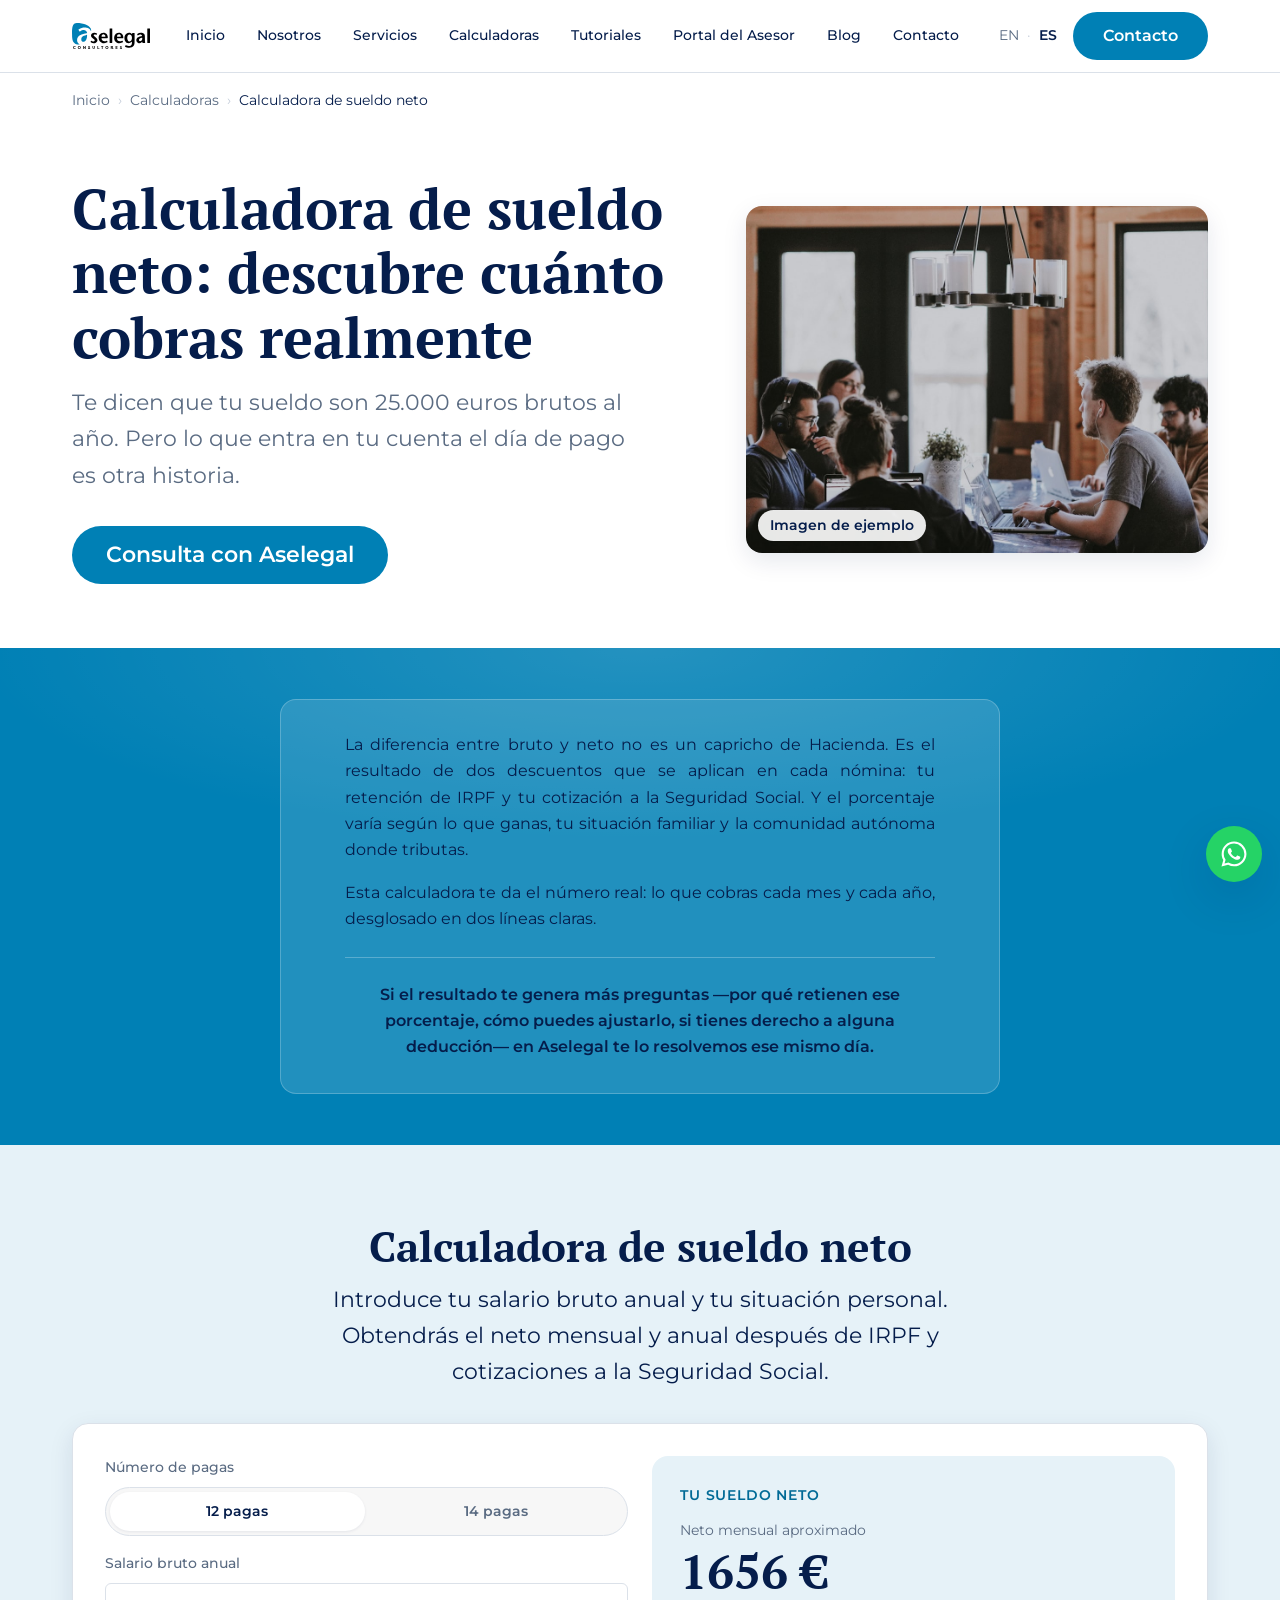
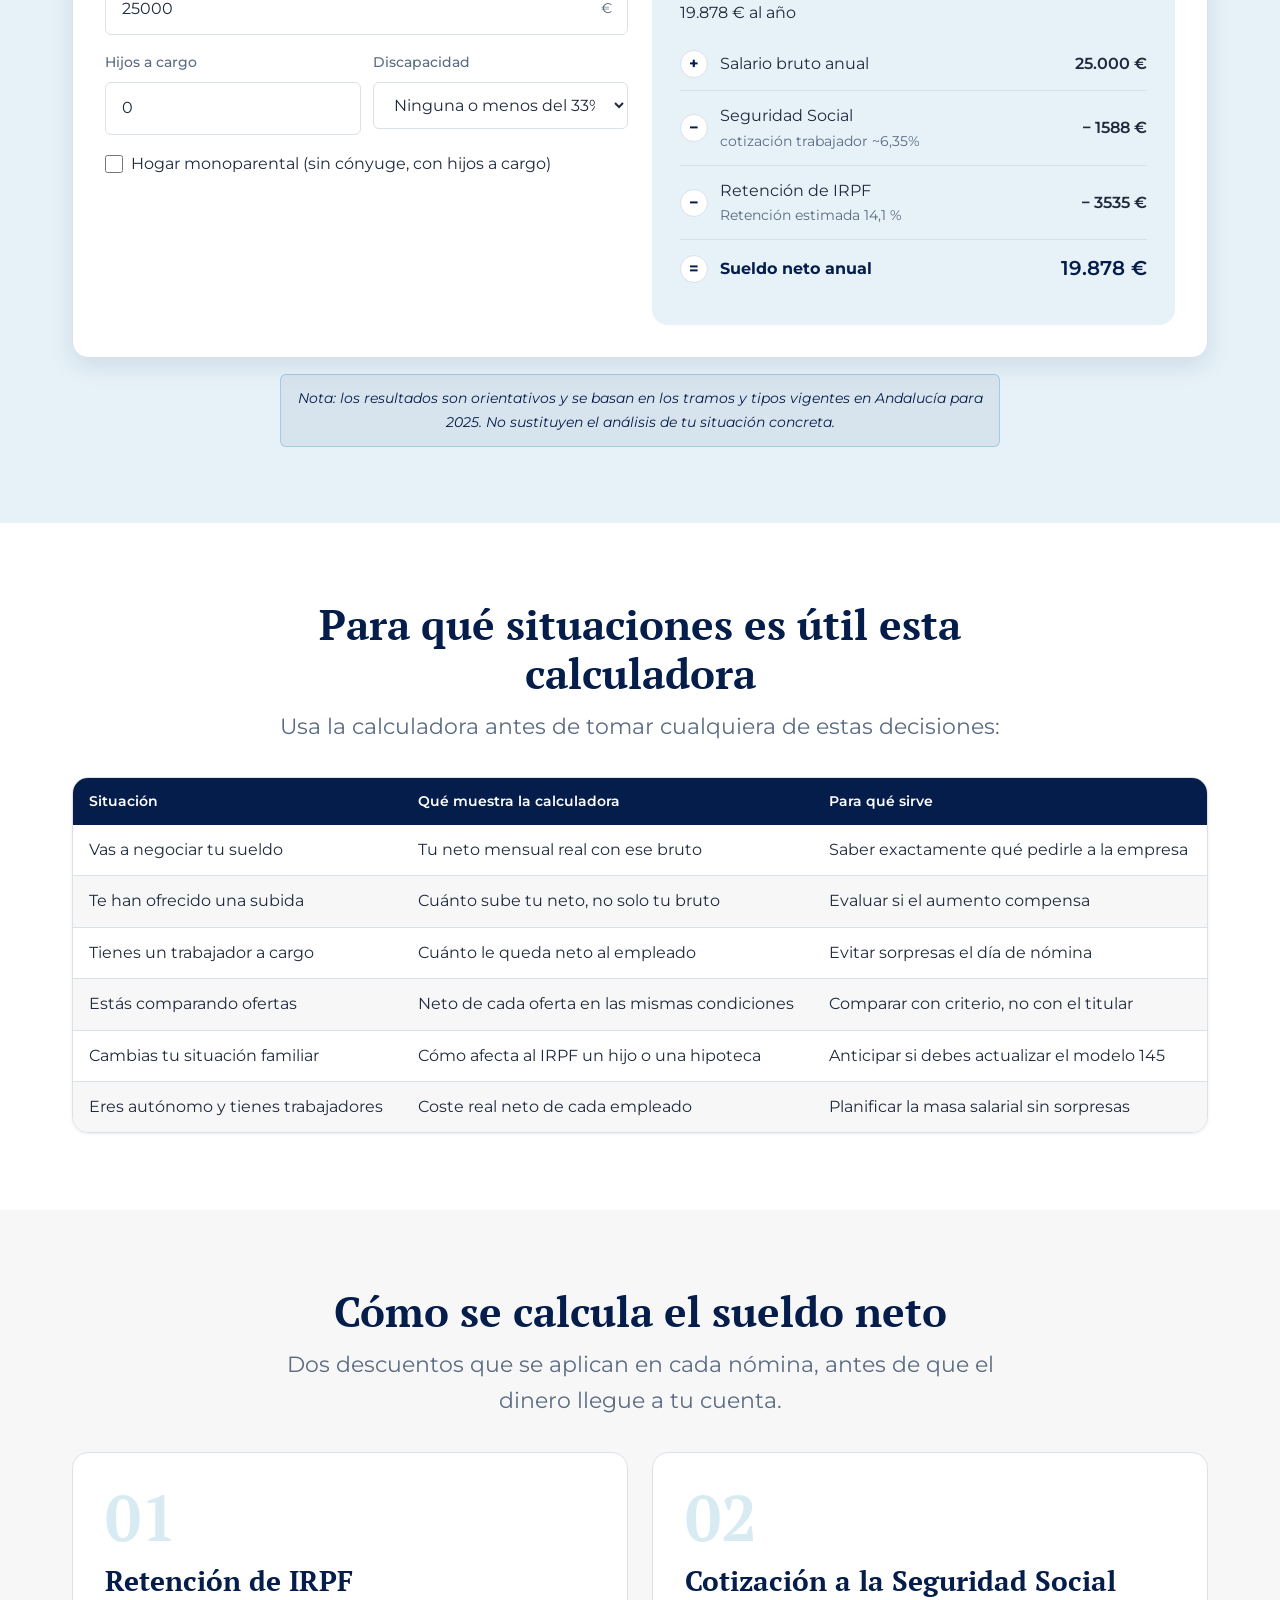
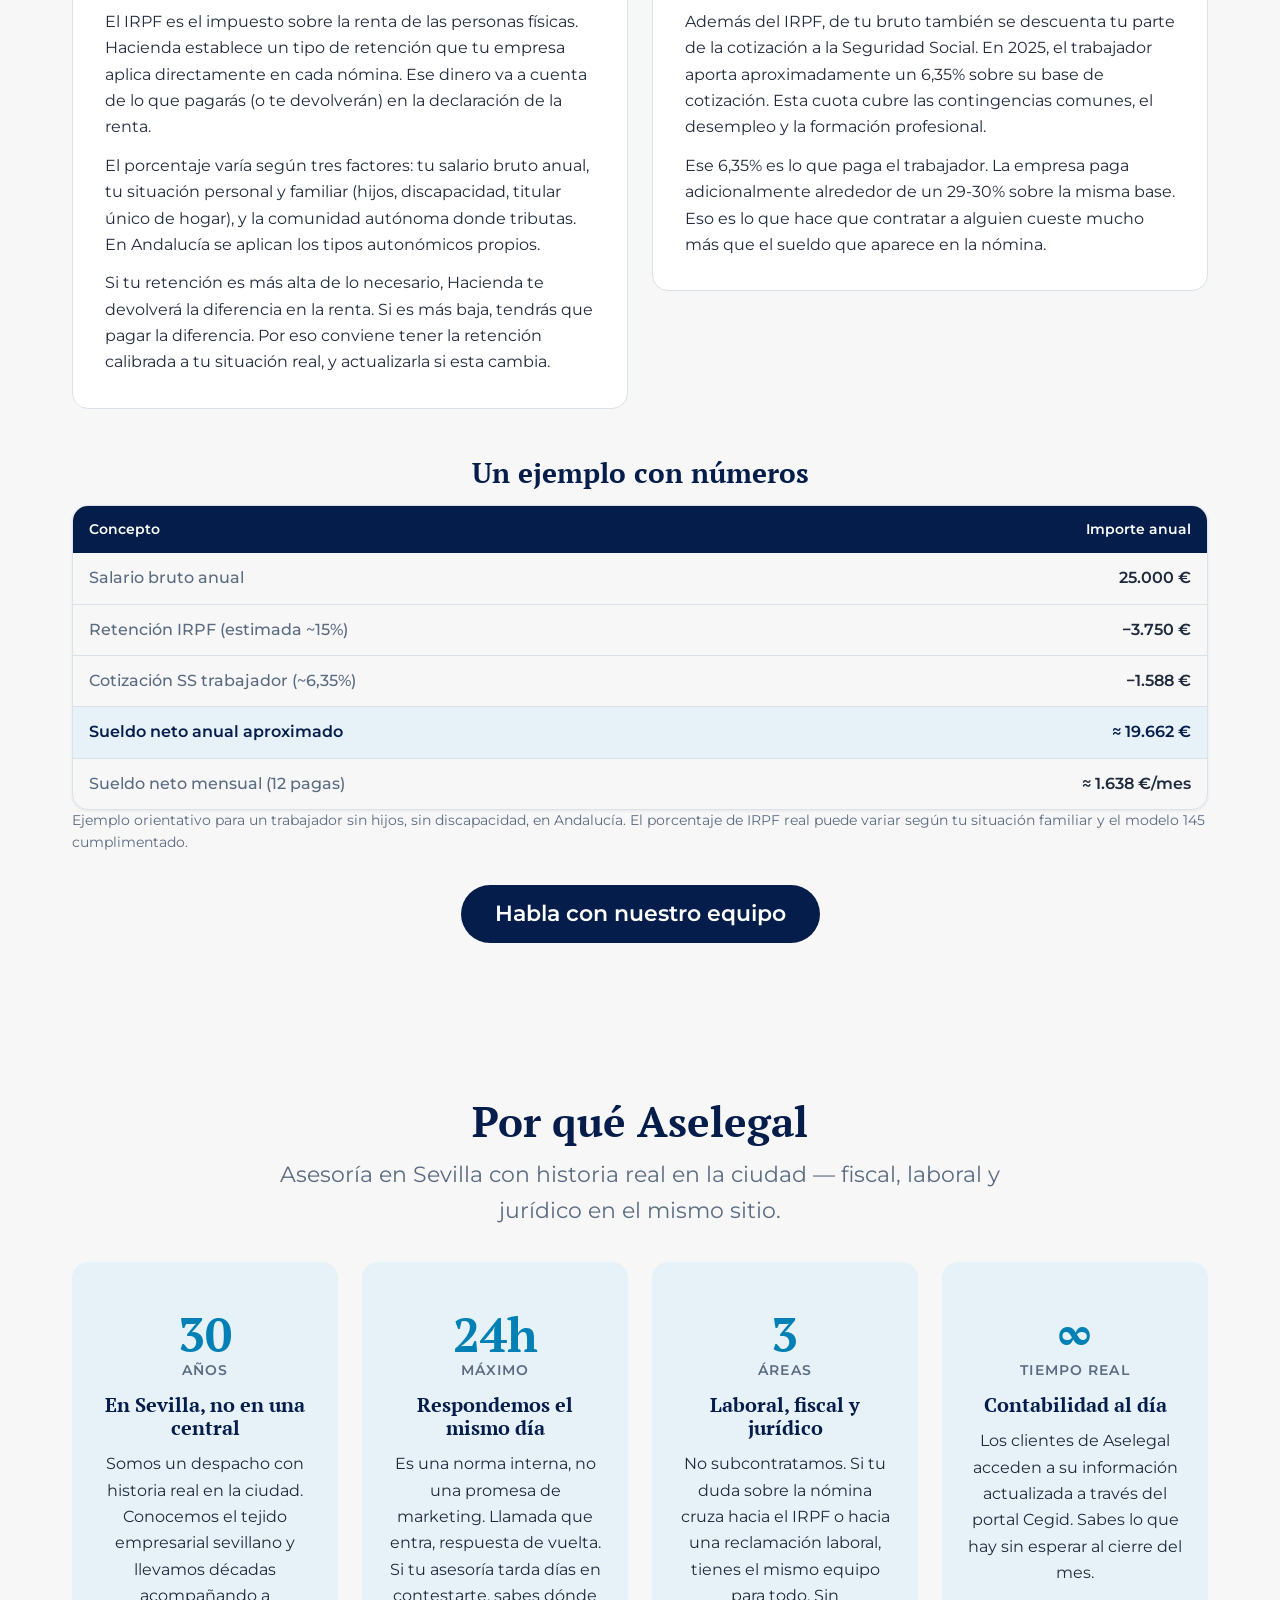
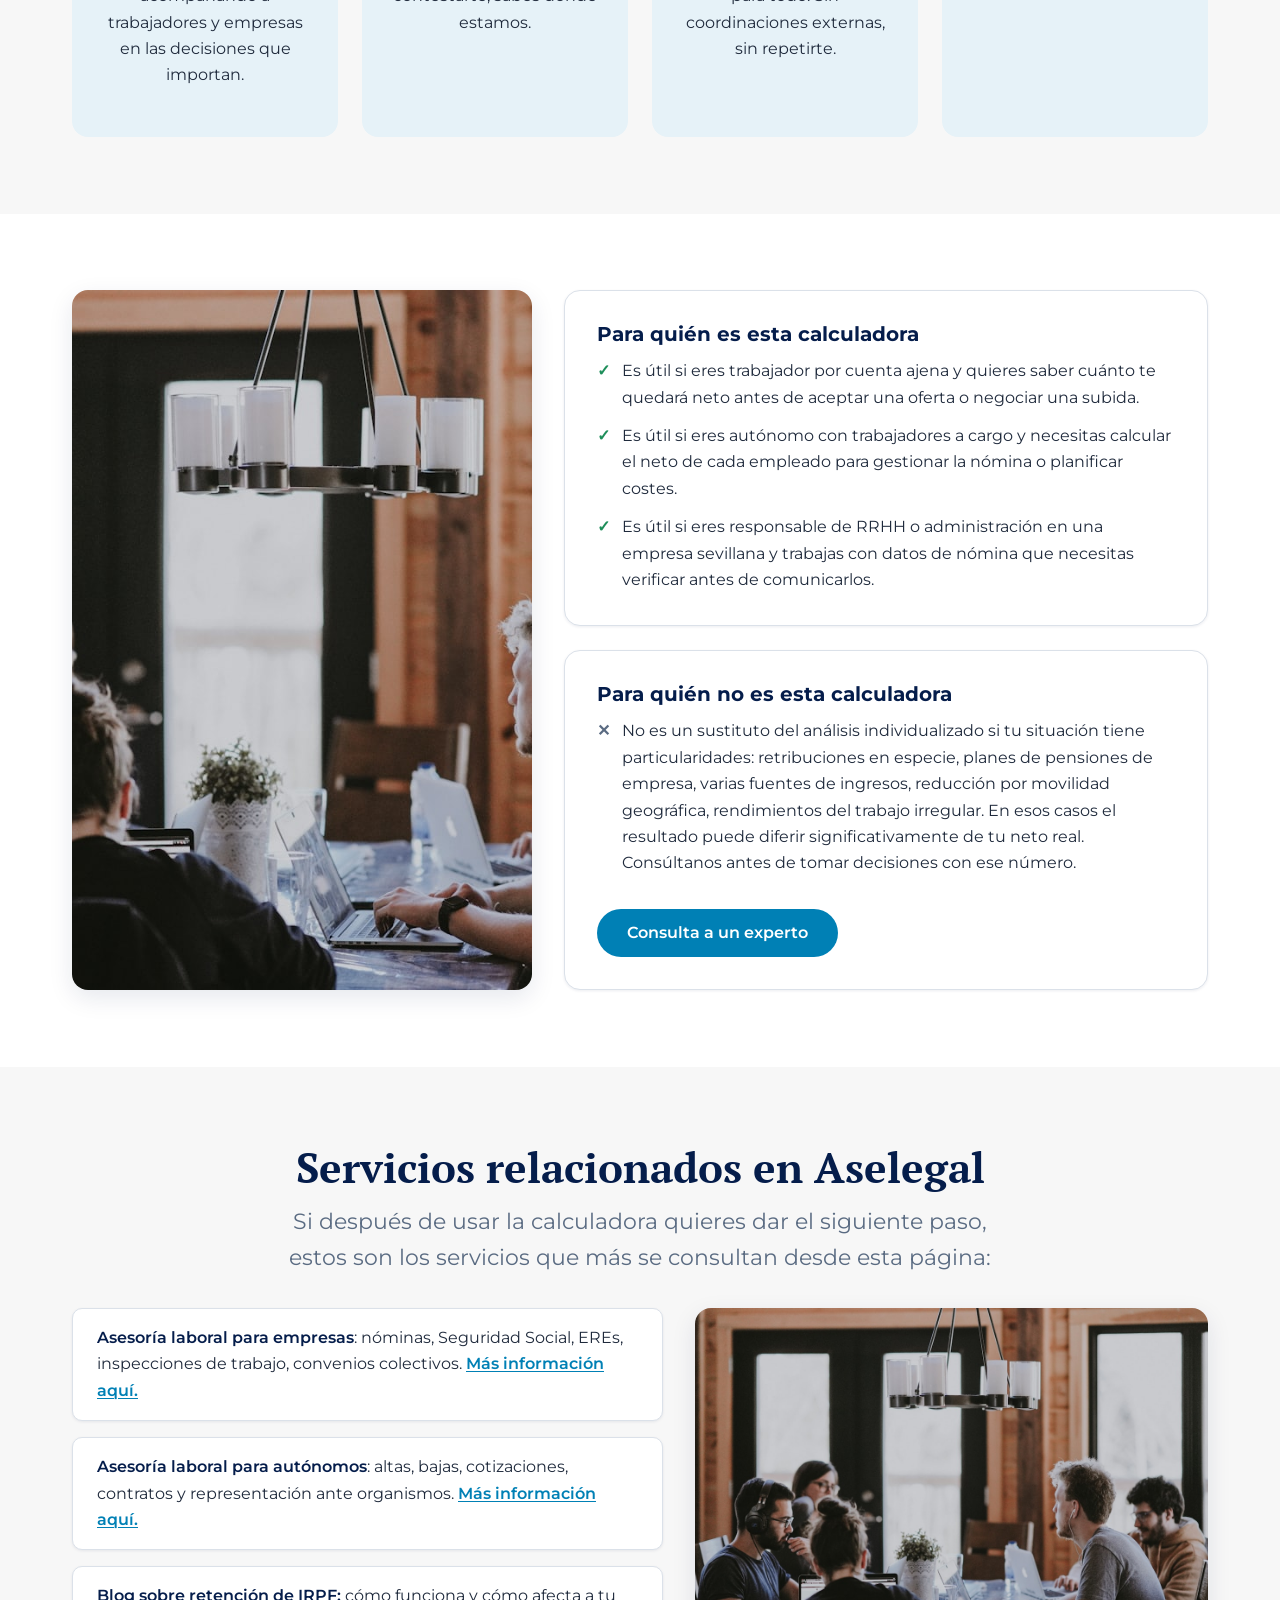
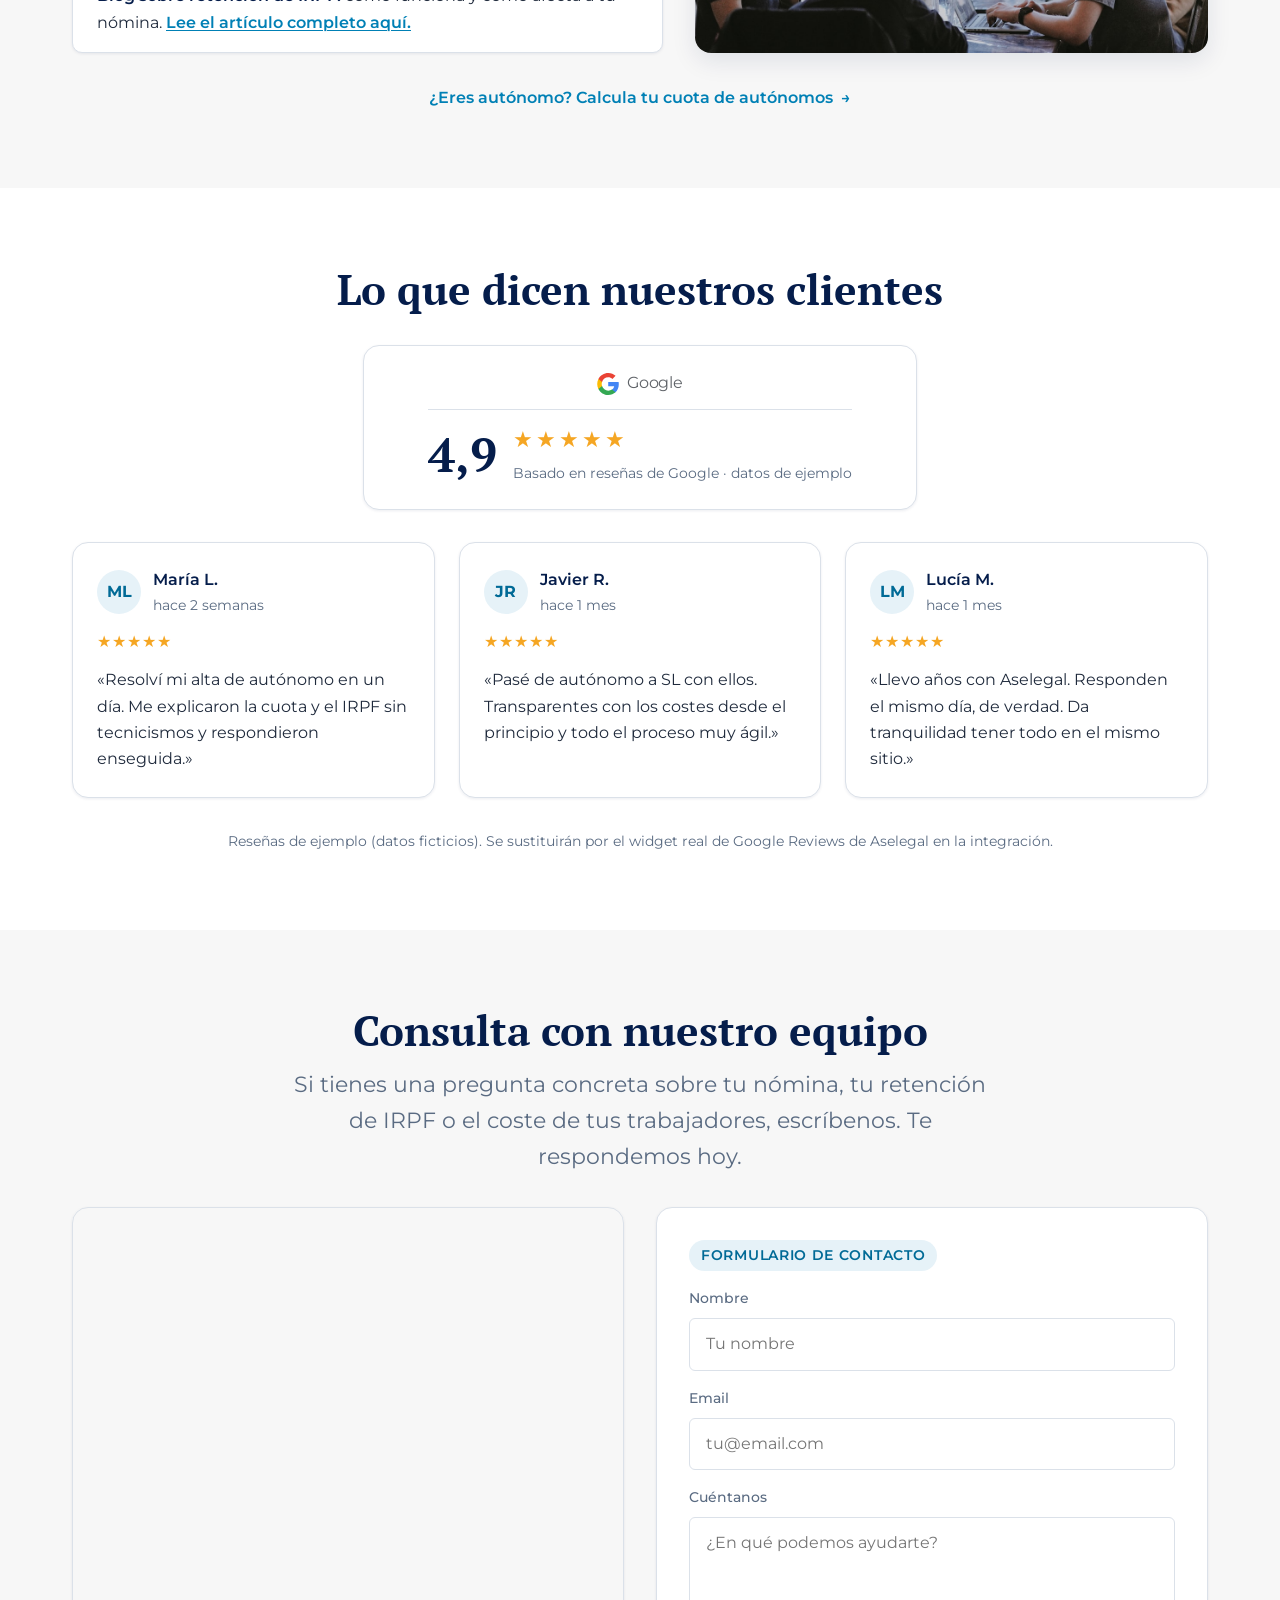
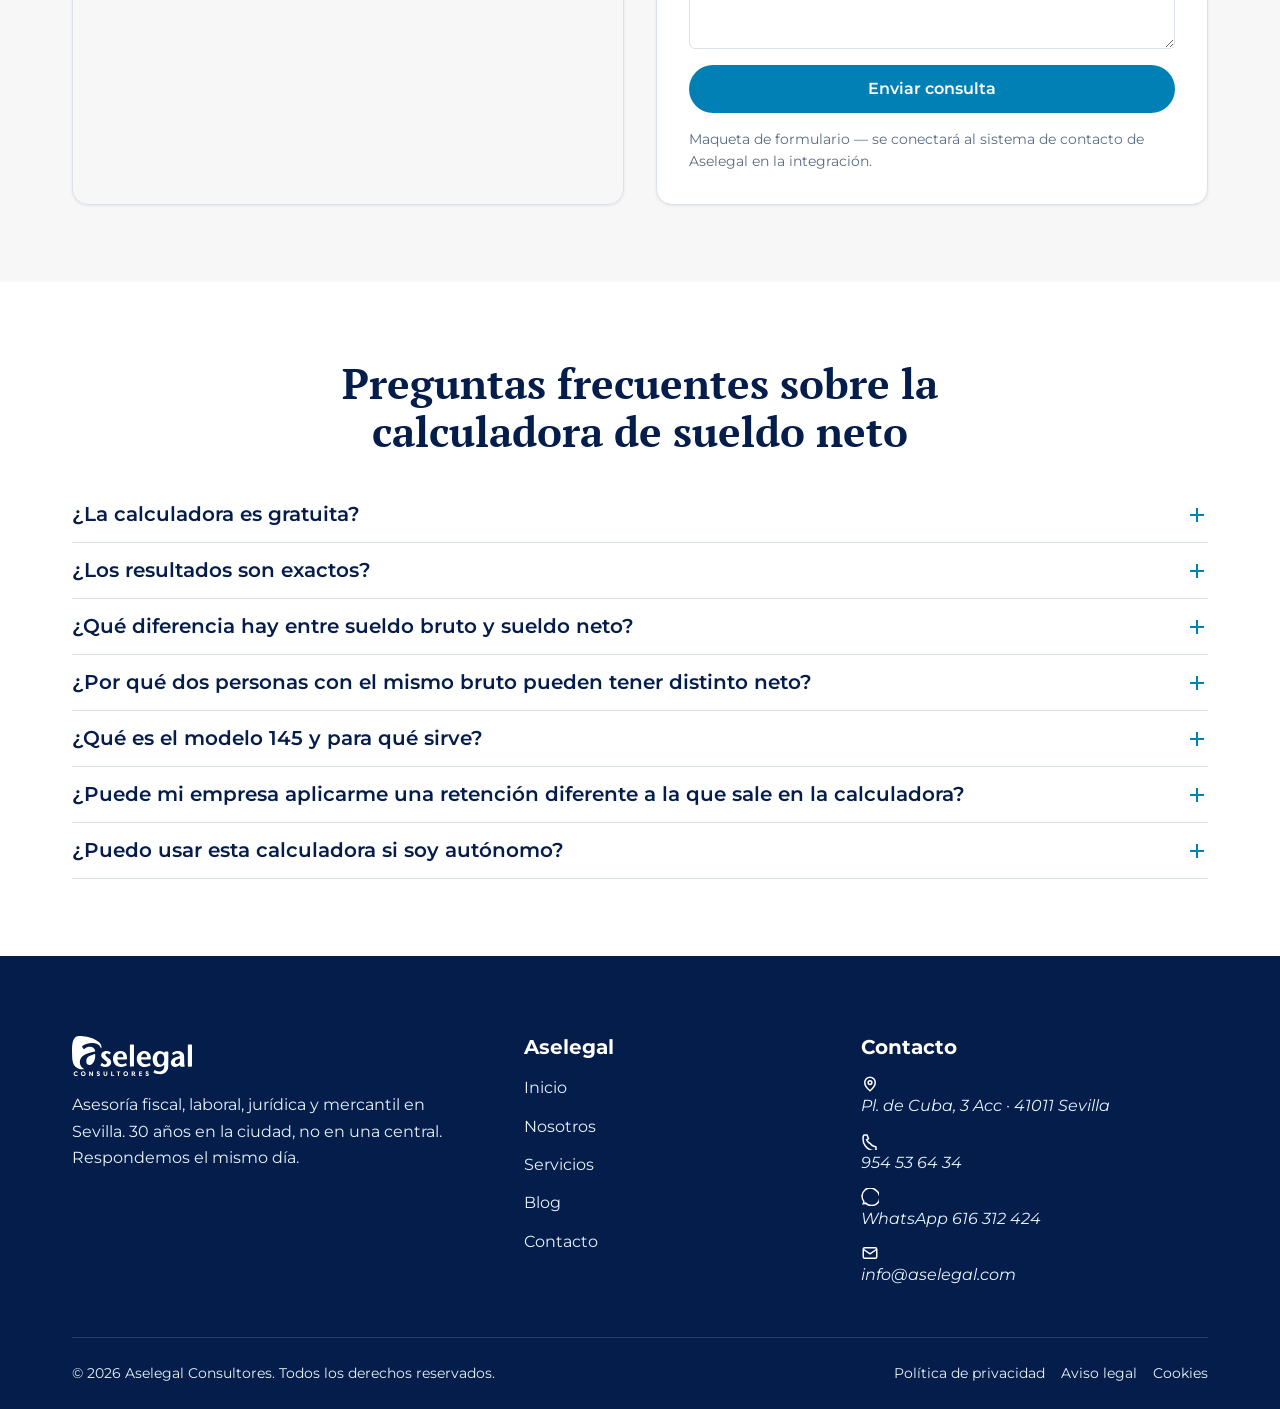
<file: calculadoras/sueldo-neto/index.html>
<!DOCTYPE html>
<html lang="es">
<head>
  <meta charset="UTF-8">
  <meta name="viewport" content="width=device-width, initial-scale=1.0">
  <title>Calculadora de sueldo neto 2025 | Aselegal</title>
  <meta name="description" content="Calcula tu sueldo neto 2025: del bruto al neto tras IRPF y Seguridad Social, mensual y anual. Calculadora gratuita de Aselegal, asesoría en Sevilla.">
  <link rel="canonical" href="https://aselegal.com/calculadoras/sueldo-neto/">

  <meta property="og:type" content="article">
  <meta property="og:locale" content="es_ES">
  <meta property="og:site_name" content="Aselegal">
  <meta property="og:title" content="Calculadora de sueldo neto 2025 | Aselegal">
  <meta property="og:description" content="Del bruto al neto: descubre cuánto cobras realmente cada mes y cada año tras IRPF y Seguridad Social.">
  <meta property="og:url" content="https://aselegal.com/calculadoras/sueldo-neto/">
  <meta property="og:image" content="https://aselegal.com/calculadoras/assets/logo/logo-aselegal.png">

  <link rel="icon" href="../assets/logo/logo-aselegal.svg" type="image/svg+xml">

  <link rel="preconnect" href="https://fonts.googleapis.com">
  <link rel="preconnect" href="https://fonts.gstatic.com" crossorigin>
  <link href="https://fonts.googleapis.com/css2?family=Montserrat:wght@300;400;500;600;700&family=PT+Serif:wght@400;700&display=swap" rel="stylesheet">

  <link rel="stylesheet" href="../css/tokens.css">
  <link rel="stylesheet" href="../css/base.css">
  <link rel="stylesheet" href="../css/components.css">

  <script defer src="../js/ui.js"></script>
  <script defer src="../js/calc-sueldo-neto.js"></script>

  <script type="application/ld+json">
  {
    "@context": "https://schema.org",
    "@type": "BreadcrumbList",
    "itemListElement": [
      { "@type": "ListItem", "position": 1, "name": "Inicio", "item": "https://aselegal.com/" },
      { "@type": "ListItem", "position": 2, "name": "Calculadoras", "item": "https://aselegal.com/calculadoras/" },
      { "@type": "ListItem", "position": 3, "name": "Calculadora de sueldo neto", "item": "https://aselegal.com/calculadoras/sueldo-neto/" }
    ]
  }
  </script>

  <script type="application/ld+json">
  {
    "@context": "https://schema.org",
    "@type": "FAQPage",
    "mainEntity": [
      { "@type": "Question", "name": "¿La calculadora es gratuita?", "acceptedAnswer": { "@type": "Answer", "text": "Sí. Es de uso libre y gratuito. No hace falta registrarse ni dejar ningún dato." } },
      { "@type": "Question", "name": "¿Los resultados son exactos?", "acceptedAnswer": { "@type": "Answer", "text": "Son orientativos. Aplican los tipos y tramos vigentes en la normativa estatal y autonómica de Andalucía para 2025, pero no tienen en cuenta particularidades de tu situación (situación familiar completa, retribuciones en especie, varias fuentes de ingresos, etc.). Para un cálculo exacto adaptado a tu caso, consúltanos." } },
      { "@type": "Question", "name": "¿Qué diferencia hay entre sueldo bruto y sueldo neto?", "acceptedAnswer": { "@type": "Answer", "text": "El bruto es el salario pactado en el contrato, antes de ningún descuento. El neto es lo que realmente recibes en la cuenta: el bruto menos la retención de IRPF y menos tu parte de cotización a la Seguridad Social. La diferencia puede ser del 20 al 30% según tu situación." } },
      { "@type": "Question", "name": "¿Por qué dos personas con el mismo bruto pueden tener distinto neto?", "acceptedAnswer": { "@type": "Answer", "text": "Porque la retención de IRPF depende de la situación personal. Un trabajador con dos hijos tiene una retención más baja que uno sin cargas familiares con el mismo sueldo bruto. También influye si se tiene discapacidad, si se es titular de hogar monoparental o si hay otras deducciones aplicables. Todo eso se declara en el modelo 145 que el trabajador entrega a su empresa." } },
      { "@type": "Question", "name": "¿Qué es el modelo 145 y para qué sirve?", "acceptedAnswer": { "@type": "Answer", "text": "El modelo 145 es el formulario con el que el trabajador comunica a su empresa su situación personal y familiar, para que el departamento de nóminas aplique el porcentaje de retención de IRPF correcto. Si tu situación cambia (tienes un hijo, te casas, compras una vivienda con hipoteca), debes actualizar el modelo 145 para que la retención se ajuste. Si no lo actualizas, puedes estar pagando más IRPF del necesario o encontrarte con una sorpresa en la declaración de la renta." } },
      { "@type": "Question", "name": "¿Puede mi empresa aplicarme una retención diferente a la que sale en la calculadora?", "acceptedAnswer": { "@type": "Answer", "text": "Sí. La calculadora da el porcentaje mínimo legal según tu situación. La empresa puede aplicar un porcentaje mayor si el trabajador lo solicita (por ejemplo, para no tener que pagar en la renta). Lo que no puede hacer la empresa es aplicar un porcentaje inferior al mínimo legal." } },
      { "@type": "Question", "name": "¿Puedo usar esta calculadora si soy autónomo?", "acceptedAnswer": { "@type": "Answer", "text": "Esta calculadora está pensada para trabajadores por cuenta ajena. Si eres autónomo y quieres saber cuánto te quedará neto después de cuota de autónomos e IRPF, tenemos la calculadora de autónomo o SL, que compara tu carga fiscal según la estructura que uses." } }
    ]
  }
  </script>
</head>
<body>
  <a class="skip-link" href="#main">Saltar al contenido</a>

  <!-- ===== HEADER ===== -->
  <header class="site-header">
    <div class="container site-header__inner">
      <a class="site-header__logo" href="https://aselegal.com/" aria-label="Aselegal — Inicio">
        <img src="../assets/logo/logo-aselegal.svg" width="180" height="60" alt="Aselegal Consultores">
      </a>
      <nav class="site-nav" id="site-nav" aria-label="Navegación principal">
        <ul class="site-nav__list">
          <li><a class="site-nav__link" href="https://aselegal.com/">Inicio</a></li>
          <li><a class="site-nav__link" href="https://aselegal.com/nosotros/">Nosotros</a></li>
          <li><a class="site-nav__link" href="https://aselegal.com/servicios/">Servicios</a></li>
          <li><a class="site-nav__link" href="../index.html#calculadoras">Calculadoras</a></li>
          <li><a class="site-nav__link" href="https://aselegal.com/tutoriales/">Tutoriales</a></li>
          <li><a class="site-nav__link" href="https://ASELEGAL.portaldespacho.com/acceso/frame">Portal del Asesor</a></li>
          <li><a class="site-nav__link" href="https://aselegal.com/blog/">Blog</a></li>
          <li><a class="site-nav__link" href="https://aselegal.com/contacto/">Contacto</a></li>
        </ul>
      </nav>
      <div class="site-header__actions">
        <span class="lang-switch" aria-label="Selector de idioma">
          <a href="https://aselegal.com/en/" hreflang="en">EN</a><span>·</span><a href="#" hreflang="es" aria-current="true">ES</a>
        </span>
        <a class="btn btn--primary" href="https://aselegal.com/contacto/">Contacto</a>
        <button class="nav-toggle" type="button" aria-expanded="false" aria-controls="site-nav" aria-label="Abrir menú">
          <span></span><span></span><span></span>
        </button>
      </div>
    </div>
  </header>

  <main id="main">
    <!-- ===== Breadcrumb ===== -->
    <nav class="container breadcrumb" aria-label="Migas de pan">
      <ol>
        <li><a href="https://aselegal.com/">Inicio</a></li>
        <li><a href="../index.html">Calculadoras</a></li>
        <li><span aria-current="page">Calculadora de sueldo neto</span></li>
      </ol>
    </nav>

    <!-- ===== Hero / intro ===== -->
    <section class="hero">
      <div class="container hero__grid">
        <div class="prose">
          <h1 class="hero__title">Calculadora de sueldo neto: descubre cuánto cobras realmente</h1>
          <p class="hero__lead">Te dicen que tu sueldo son 25.000 euros brutos al año. Pero lo que entra en tu cuenta el día de pago es otra historia.</p>
          <p class="mt-6"><a class="btn btn--primary btn--lg" href="https://aselegal.com/contacto/">Consulta con Aselegal</a></p>
        </div>
        <figure class="media-shot hero__media">
          <img src="../assets/img/placeholder.jpg" width="1200" height="800" alt="Asesor laboral de Aselegal revisando una nómina (imagen de ejemplo)">
          <figcaption class="media-shot__tag">Imagen de ejemplo</figcaption>
        </figure>
      </div>
    </section>

    <!-- ===== Intro ===== -->
    <section class="section section--tight section--blue">
      <div class="container">
        <div class="prose">
          <p>La diferencia entre bruto y neto no es un capricho de Hacienda. Es el resultado de dos descuentos que se aplican en cada nómina: tu retención de IRPF y tu cotización a la Seguridad Social. Y el porcentaje varía según lo que ganas, tu situación familiar y la comunidad autónoma donde tributas.</p>
          <p>Esta calculadora te da el número real: lo que cobras cada mes y cada año, desglosado en dos líneas claras.</p>
          <p>Si el resultado te genera más preguntas —por qué retienen ese porcentaje, cómo puedes ajustarlo, si tienes derecho a alguna deducción— en Aselegal te lo resolvemos ese mismo día.</p>
        </div>
      </div>
    </section>

    <!-- ===== Calculadora ===== -->
    <section class="section section--calc">
      <div class="container">
        <div class="section__head section__head--center">
          <h2>Calculadora de sueldo neto</h2>
          <p class="section__lead">Introduce tu salario bruto anual y tu situación personal. Obtendrás el neto mensual y anual después de IRPF y cotizaciones a la Seguridad Social.</p>
        </div>

        <div class="calc" id="calc-sueldo-neto">
          <form class="calc__form" aria-label="Datos para el cálculo del sueldo neto" onsubmit="return false">
            <div class="calc__field">
              <span class="calc__label" id="sn-pagas-label">Número de pagas</span>
              <div class="calc__toggle" role="group" aria-labelledby="sn-pagas-label">
                <button type="button" data-sn-pagas="12" aria-pressed="true">12 pagas</button>
                <button type="button" data-sn-pagas="14" aria-pressed="false">14 pagas</button>
              </div>
            </div>

            <div class="calc__field">
              <label class="calc__label" for="sn-bruto">Salario bruto anual</label>
              <div class="calc__input-wrap">
                <input class="calc__input" id="sn-bruto" type="number" inputmode="numeric" min="0" step="500" value="25000">
                <span class="unit" aria-hidden="true">€</span>
              </div>
            </div>

            <div class="calc__row">
              <div class="calc__field">
                <label class="calc__label" for="sn-hijos">Hijos a cargo</label>
                <input class="calc__input" id="sn-hijos" type="number" inputmode="numeric" min="0" max="10" step="1" value="0">
              </div>
              <div class="calc__field">
                <label class="calc__label" for="sn-discap">Discapacidad</label>
                <select class="calc__select" id="sn-discap">
                  <option value="0">Ninguna o menos del 33%</option>
                  <option value="1">Entre 33% y 65%</option>
                  <option value="2">Más del 65%</option>
                </select>
              </div>
            </div>

            <div class="calc__field">
              <label class="calc__radio" for="sn-mono">
                <input type="checkbox" id="sn-mono">
                <span>Hogar monoparental (sin cónyuge, con hijos a cargo)</span>
              </label>
            </div>
          </form>

          <div class="calc__result" aria-live="polite">
            <span class="calc__result-head">Tu sueldo neto</span>
            <div class="calc__result-main">
              <span class="calc__result-label">Neto mensual aproximado</span>
              <span class="calc__result-value" id="sn-neto-mes">—</span>
              <span class="calc__result-sub" id="sn-neto-anual">—</span>
            </div>
            <div class="calc__lines">
              <div class="calc__line">
                <span class="calc__line-op" aria-hidden="true">+</span>
                <span class="calc__line-name">Salario bruto anual</span>
                <span class="calc__line-val" id="sn-bruto-val">—</span>
              </div>
              <div class="calc__line">
                <span class="calc__line-op" aria-hidden="true">−</span>
                <span class="calc__line-name">Seguridad Social <small>cotización trabajador ~6,35%</small></span>
                <span class="calc__line-val" id="sn-ss-val">—</span>
              </div>
              <div class="calc__line">
                <span class="calc__line-op" aria-hidden="true">−</span>
                <span class="calc__line-name">Retención de IRPF <small id="sn-irpf-tipo">—</small></span>
                <span class="calc__line-val" id="sn-irpf-val">—</span>
              </div>
              <div class="calc__line is-total">
                <span class="calc__line-op" aria-hidden="true">=</span>
                <span class="calc__line-name">Sueldo neto anual</span>
                <span class="calc__line-val" id="sn-neto-val">—</span>
              </div>
            </div>
          </div>
        </div>

        <p class="calc-intro__note">Nota: los resultados son orientativos y se basan en los tramos y tipos vigentes en Andalucía para 2025. No sustituyen el análisis de tu situación concreta.</p>
      </div>
    </section>

    <!-- ===== Para qué situaciones es útil ===== -->
    <section class="section">
      <div class="container">
        <div class="section__head section__head--center">
          <h2>Para qué situaciones es útil esta calculadora</h2>
          <p class="section__lead">Usa la calculadora antes de tomar cualquiera de estas decisiones:</p>
        </div>
        <div class="table-wrap">
          <table class="data-table">
            <thead>
              <tr><th scope="col">Situación</th><th scope="col">Qué muestra la calculadora</th><th scope="col">Para qué sirve</th></tr>
            </thead>
            <tbody>
              <tr><td>Vas a negociar tu sueldo</td><td>Tu neto mensual real con ese bruto</td><td>Saber exactamente qué pedirle a la empresa</td></tr>
              <tr><td>Te han ofrecido una subida</td><td>Cuánto sube tu neto, no solo tu bruto</td><td>Evaluar si el aumento compensa</td></tr>
              <tr><td>Tienes un trabajador a cargo</td><td>Cuánto le queda neto al empleado</td><td>Evitar sorpresas el día de nómina</td></tr>
              <tr><td>Estás comparando ofertas</td><td>Neto de cada oferta en las mismas condiciones</td><td>Comparar con criterio, no con el titular</td></tr>
              <tr><td>Cambias tu situación familiar</td><td>Cómo afecta al IRPF un hijo o una hipoteca</td><td>Anticipar si debes actualizar el modelo 145</td></tr>
              <tr><td>Eres autónomo y tienes trabajadores</td><td>Coste real neto de cada empleado</td><td>Planificar la masa salarial sin sorpresas</td></tr>
            </tbody>
          </table>
        </div>
      </div>
    </section>

    <!-- ===== Cómo se calcula ===== -->
    <section class="section section--alt">
      <div class="container">
        <div class="section__head section__head--center">
          <h2>Cómo se calcula el sueldo neto</h2>
          <p class="section__lead">Dos descuentos que se aplican en cada nómina, antes de que el dinero llegue a tu cuenta.</p>
        </div>
        <div class="concept-grid">
          <div class="concept-card">
            <span class="concept-card__num" aria-hidden="true">01</span>
            <div class="prose">
              <h3>Retención de IRPF</h3>
              <p>El IRPF es el impuesto sobre la renta de las personas físicas. Hacienda establece un tipo de retención que tu empresa aplica directamente en cada nómina. Ese dinero va a cuenta de lo que pagarás (o te devolverán) en la declaración de la renta.</p>
              <p>El porcentaje varía según tres factores: tu salario bruto anual, tu situación personal y familiar (hijos, discapacidad, titular único de hogar), y la comunidad autónoma donde tributas. En Andalucía se aplican los tipos autonómicos propios.</p>
              <p>Si tu retención es más alta de lo necesario, Hacienda te devolverá la diferencia en la renta. Si es más baja, tendrás que pagar la diferencia. Por eso conviene tener la retención calibrada a tu situación real, y actualizarla si esta cambia.</p>
            </div>
          </div>
          <div class="concept-card">
            <span class="concept-card__num" aria-hidden="true">02</span>
            <div class="prose">
              <h3>Cotización a la Seguridad Social</h3>
              <p>Además del IRPF, de tu bruto también se descuenta tu parte de la cotización a la Seguridad Social. En 2025, el trabajador aporta aproximadamente un 6,35% sobre su base de cotización. Esta cuota cubre las contingencias comunes, el desempleo y la formación profesional.</p>
              <p>Ese 6,35% es lo que paga el trabajador. La empresa paga adicionalmente alrededor de un 29-30% sobre la misma base. Eso es lo que hace que contratar a alguien cueste mucho más que el sueldo que aparece en la nómina.</p>
            </div>
          </div>
        </div>
        <div class="concept-example">
          <h3>Un ejemplo con números</h3>
          <div class="table-wrap">
            <table class="data-table kv-table">
              <thead>
                <tr><th scope="col">Concepto</th><th scope="col" class="num">Importe anual</th></tr>
              </thead>
              <tbody>
                <tr><th scope="row">Salario bruto anual</th><td class="num">25.000 €</td></tr>
                <tr><th scope="row">Retención IRPF (estimada ~15%)</th><td class="num">−3.750 €</td></tr>
                <tr><th scope="row">Cotización SS trabajador (~6,35%)</th><td class="num">−1.588 €</td></tr>
                <tr class="is-highlight"><th scope="row">Sueldo neto anual aproximado</th><td class="num">≈ 19.662 €</td></tr>
                <tr><th scope="row">Sueldo neto mensual (12 pagas)</th><td class="num">≈ 1.638 €/mes</td></tr>
              </tbody>
            </table>
          </div>
          <p class="calc__note">Ejemplo orientativo para un trabajador sin hijos, sin discapacidad, en Andalucía. El porcentaje de IRPF real puede variar según tu situación familiar y el modelo 145 cumplimentado.</p>
        </div>
        <p class="mt-6 text-center"><a class="btn btn--secondary btn--lg" href="https://aselegal.com/contacto/">Habla con nuestro equipo</a></p>
      </div>
    </section>

    <!-- ===== Por qué Aselegal ===== -->
    <section class="section section--why">
      <div class="container">
        <div class="section__head"><h2>Por qué Aselegal</h2><p class="section__lead">Asesoría en Sevilla con historia real en la ciudad — fiscal, laboral y jurídico en el mismo sitio.</p></div>
        <div class="why__grid">
          <div class="why__item">
            <span class="why__metric">30<small>años</small></span>
            <h3 class="why__item-title">En Sevilla, no en una central</h3>
            <p>Somos un despacho con historia real en la ciudad. Conocemos el tejido empresarial sevillano y llevamos décadas acompañando a trabajadores y empresas en las decisiones que importan.</p>
          </div>
          <div class="why__item">
            <span class="why__metric">24h<small>máximo</small></span>
            <h3 class="why__item-title">Respondemos el mismo día</h3>
            <p>Es una norma interna, no una promesa de marketing. Llamada que entra, respuesta de vuelta. Si tu asesoría tarda días en contestarte, sabes dónde estamos.</p>
          </div>
          <div class="why__item">
            <span class="why__metric">3<small>áreas</small></span>
            <h3 class="why__item-title">Laboral, fiscal y jurídico</h3>
            <p>No subcontratamos. Si tu duda sobre la nómina cruza hacia el IRPF o hacia una reclamación laboral, tienes el mismo equipo para todo. Sin coordinaciones externas, sin repetirte.</p>
          </div>
          <div class="why__item">
            <span class="why__metric">∞<small>tiempo real</small></span>
            <h3 class="why__item-title">Contabilidad al día</h3>
            <p>Los clientes de Aselegal acceden a su información actualizada a través del portal Cegid. Sabes lo que hay sin esperar al cierre del mes.</p>
          </div>
        </div>
      </div>
    </section>

    <!-- ===== Para quién es / no es ===== -->
    <section class="section">
      <div class="container">
        <div class="audience audience--media">
          <figure class="audience__img">
            <img src="../assets/img/placeholder.jpg" alt="Asesoría laboral en Aselegal, Sevilla (imagen de ejemplo)" loading="lazy">
          </figure>
          <div class="audience__content">
            <div class="audience__card">
              <h3>Para quién es esta calculadora</h3>
              <ul class="audience__list">
                <li><span class="tick" aria-hidden="true">✓</span><span>Es útil si eres trabajador por cuenta ajena y quieres saber cuánto te quedará neto antes de aceptar una oferta o negociar una subida.</span></li>
                <li><span class="tick" aria-hidden="true">✓</span><span>Es útil si eres autónomo con trabajadores a cargo y necesitas calcular el neto de cada empleado para gestionar la nómina o planificar costes.</span></li>
                <li><span class="tick" aria-hidden="true">✓</span><span>Es útil si eres responsable de RRHH o administración en una empresa sevillana y trabajas con datos de nómina que necesitas verificar antes de comunicarlos.</span></li>
              </ul>
            </div>
            <div class="audience__card">
              <h3>Para quién no es esta calculadora</h3>
              <ul class="audience__list">
                <li><span class="cross" aria-hidden="true">✕</span><span>No es un sustituto del análisis individualizado si tu situación tiene particularidades: retribuciones en especie, planes de pensiones de empresa, varias fuentes de ingresos, reducción por movilidad geográfica, rendimientos del trabajo irregular. En esos casos el resultado puede diferir significativamente de tu neto real. Consúltanos antes de tomar decisiones con ese número.</span></li>
              </ul>
              <p class="mt-6"><a class="btn btn--primary" href="https://aselegal.com/contacto/">Consulta a un experto</a></p>
            </div>
          </div>
        </div>
      </div>
    </section>

    <!-- ===== Servicios relacionados ===== -->
    <section class="section section--alt">
      <div class="container">
        <div class="section__head section__head--center">
          <h2>Servicios relacionados en Aselegal</h2>
          <p class="section__lead">Si después de usar la calculadora quieres dar el siguiente paso, estos son los servicios que más se consultan desde esta página:</p>
        </div>
        <div class="services-split">
          <div class="services">
            <div class="service-link"><p><strong>Asesoría laboral para empresas</strong>: nóminas, Seguridad Social, EREs, inspecciones de trabajo, convenios colectivos. <a href="https://aselegal.com/servicios/asesoria-laboral/">Más información aquí.</a></p></div>
            <div class="service-link"><p><strong>Asesoría laboral para autónomos</strong>: altas, bajas, cotizaciones, contratos y representación ante organismos. <a href="https://aselegal.com/servicios/asesoria-laboral/">Más información aquí.</a></p></div>
            <div class="service-link"><p><strong>Blog sobre retención de IRPF:</strong> cómo funciona y cómo afecta a tu nómina. <a href="https://aselegal.com/rentencion-irpf-nomina-importancia-modelo-145/">Lee el artículo completo aquí.</a></p></div>
          </div>
          <figure class="services__media">
            <img src="../assets/img/placeholder.jpg" alt="Equipo de Aselegal asesorando en el despacho de Sevilla" loading="lazy">
          </figure>
        </div>
        <p class="mt-6 text-center"><a class="btn-link" href="../cuota-autonomos/index.html">¿Eres autónomo? Calcula tu cuota de autónomos <span class="arrow" aria-hidden="true">→</span></a></p>
      </div>
    </section>

    <!-- ===== Reviews ===== -->
    <section class="section">
      <div class="container">
        <div class="section__head section__head--center"><h2>Lo que dicen nuestros clientes</h2></div>
        <div class="reviews">
          <div class="reviews__head">
            <div class="reviews__google-badge">
              <div class="reviews__google-top">
                <svg class="reviews__google-icon" viewBox="0 0 533.5 544.3" xmlns="http://www.w3.org/2000/svg" aria-hidden="true" focusable="false"><path d="M533.5 278.4c0-18.5-1.5-37.1-4.7-55.3H272.1v104.8h147c-6.1 33.8-25.7 63.7-54.4 82.7v68h87.7c51.5-47.4 81.1-117.4 81.1-200.2z" fill="#4285f4"/><path d="M272.1 544.3c73.4 0 135.3-24.1 180.4-65.7l-87.7-68c-24.4 16.6-55.9 26-92.6 26-71 0-131.2-47.9-152.8-112.3H28.9v70.1c46.2 91.9 140.3 149.9 243.2 149.9z" fill="#34a853"/><path d="M119.3 324.3c-11.4-33.8-11.4-70.4 0-104.2V150H28.9c-38.6 76.9-38.6 167.5 0 244.4l90.4-70.1z" fill="#fbbc04"/><path d="M272.1 107.7c38.8-.6 76.3 14 104.4 40.8l77.7-77.7C405 24.6 339.7-.8 272.1 0 169.2 0 75.1 58 28.9 150l90.4 70.1c21.5-64.5 81.8-112.4 152.8-112.4z" fill="#ea4335"/></svg>
                <span class="reviews__google-wordmark">Google</span>
              </div>
              <div class="reviews__score-row">
                <span class="reviews__score" aria-hidden="true">4,9</span>
                <div>
                  <div class="reviews__stars" aria-hidden="true">★★★★★</div>
                  <div class="reviews__meta">Basado en reseñas de Google · datos de ejemplo</div>
                </div>
              </div>
            </div>
            <span class="visually-hidden">Valoración media de 4,9 sobre 5 estrellas, basada en reseñas de ejemplo.</span>
          </div>
          <div class="reviews__grid">
            <article class="review-card">
              <div class="review-card__top">
                <span class="review-card__avatar" aria-hidden="true">ML</span>
                <span class="review-card__who"><span class="review-card__name">María L.</span><span class="review-card__date">hace 2 semanas</span></span>
              </div>
              <span class="review-card__stars" aria-hidden="true">★★★★★</span><span class="visually-hidden">5 de 5 estrellas</span>
              <p class="review-card__text">«Resolví mi alta de autónomo en un día. Me explicaron la cuota y el IRPF sin tecnicismos y respondieron enseguida.»</p>
            </article>
            <article class="review-card">
              <div class="review-card__top">
                <span class="review-card__avatar" aria-hidden="true">JR</span>
                <span class="review-card__who"><span class="review-card__name">Javier R.</span><span class="review-card__date">hace 1 mes</span></span>
              </div>
              <span class="review-card__stars" aria-hidden="true">★★★★★</span><span class="visually-hidden">5 de 5 estrellas</span>
              <p class="review-card__text">«Pasé de autónomo a SL con ellos. Transparentes con los costes desde el principio y todo el proceso muy ágil.»</p>
            </article>
            <article class="review-card">
              <div class="review-card__top">
                <span class="review-card__avatar" aria-hidden="true">LM</span>
                <span class="review-card__who"><span class="review-card__name">Lucía M.</span><span class="review-card__date">hace 1 mes</span></span>
              </div>
              <span class="review-card__stars" aria-hidden="true">★★★★★</span><span class="visually-hidden">5 de 5 estrellas</span>
              <p class="review-card__text">«Llevo años con Aselegal. Responden el mismo día, de verdad. Da tranquilidad tener todo en el mismo sitio.»</p>
            </article>
          </div>
          <p class="reviews__note">Reseñas de ejemplo (datos ficticios). Se sustituirán por el widget real de Google Reviews de Aselegal en la integración.</p>
        </div>
      </div>
    </section>

    <!-- ===== Contacto ===== -->
    <section class="section section--alt">
      <div class="container">
        <div class="section__head section__head--center">
          <h2>Consulta con nuestro equipo</h2>
          <p class="section__lead">Si tienes una pregunta concreta sobre tu nómina, tu retención de IRPF o el coste de tus trabajadores, escríbenos. Te respondemos hoy.</p>
        </div>
        <div class="contact-grid">
          <div class="map-embed">
            <iframe src="https://www.google.com/maps/embed?pb=!1m18!1m12!1m3!1d3170.3976431638284!2d-5.9980902!3d37.380427399999995!2m3!1f0!2f0!3f0!3m2!1i1024!2i768!4f13.1!3m3!1m2!1s0xd126c1fa56235f5%3A0x2235ad979449e29c!2sASELEGAL%20%7C%20Asesor%C3%ADa%20en%20Sevilla%20(%20Laboral%20y%20Fiscal).%20Despacho%20Jur%C3%ADdico%20para%20particulares%20y%20empresas.!5e0!3m2!1ses!2sus!4v1781397131867!5m2!1ses!2sus" width="600" height="450" style="border:0;" allowfullscreen="" loading="lazy" referrerpolicy="no-referrer-when-downgrade" title="Mapa de ubicación de Aselegal en Plaza de Cuba, Sevilla"></iframe>
          </div>
          <form class="contact-form" aria-label="Formulario de contacto (maqueta)" onsubmit="return false">
            <p class="placeholder__tag" style="align-self:flex-start">Formulario de contacto</p>
            <div class="form-field"><label for="c-nombre">Nombre</label><input id="c-nombre" type="text" autocomplete="name" placeholder="Tu nombre"></div>
            <div class="form-field"><label for="c-email">Email</label><input id="c-email" type="email" autocomplete="email" placeholder="tu@email.com"></div>
            <div class="form-field"><label for="c-msg">Cuéntanos</label><textarea id="c-msg" rows="4" placeholder="¿En qué podemos ayudarte?"></textarea></div>
            <button class="btn btn--primary btn--block" type="submit">Enviar consulta</button>
            <p class="calc__note">Maqueta de formulario — se conectará al sistema de contacto de Aselegal en la integración.</p>
          </form>
        </div>
      </div>
    </section>

    <!-- ===== FAQ ===== -->
    <section class="section">
      <div class="container">
        <div class="section__head"><h2>Preguntas frecuentes sobre la calculadora de sueldo neto</h2></div>
        <div class="faq">
          <div class="faq__item">
            <h3 style="margin:0"><button class="faq__question" type="button" aria-expanded="false">¿La calculadora es gratuita?<span class="faq__icon" aria-hidden="true"></span></button></h3>
            <div class="faq__answer"><div><div class="faq__answer-inner"><p>Sí. Es de uso libre y gratuito. No hace falta registrarse ni dejar ningún dato.</p></div></div></div>
          </div>
          <div class="faq__item">
            <h3 style="margin:0"><button class="faq__question" type="button" aria-expanded="false">¿Los resultados son exactos?<span class="faq__icon" aria-hidden="true"></span></button></h3>
            <div class="faq__answer"><div><div class="faq__answer-inner"><p>Son orientativos. Aplican los tipos y tramos vigentes en la normativa estatal y autonómica de Andalucía para 2025, pero no tienen en cuenta particularidades de tu situación (situación familiar completa, retribuciones en especie, varias fuentes de ingresos, etc.). Para un cálculo exacto adaptado a tu caso, consúltanos.</p></div></div></div>
          </div>
          <div class="faq__item">
            <h3 style="margin:0"><button class="faq__question" type="button" aria-expanded="false">¿Qué diferencia hay entre sueldo bruto y sueldo neto?<span class="faq__icon" aria-hidden="true"></span></button></h3>
            <div class="faq__answer"><div><div class="faq__answer-inner"><p>El bruto es el salario pactado en el contrato, antes de ningún descuento. El neto es lo que realmente recibes en la cuenta: el bruto menos la retención de IRPF y menos tu parte de cotización a la Seguridad Social. La diferencia puede ser del 20 al 30% según tu situación.</p></div></div></div>
          </div>
          <div class="faq__item">
            <h3 style="margin:0"><button class="faq__question" type="button" aria-expanded="false">¿Por qué dos personas con el mismo bruto pueden tener distinto neto?<span class="faq__icon" aria-hidden="true"></span></button></h3>
            <div class="faq__answer"><div><div class="faq__answer-inner"><p>Porque la retención de IRPF depende de la situación personal. Un trabajador con dos hijos tiene una retención más baja que uno sin cargas familiares con el mismo sueldo bruto. También influye si se tiene discapacidad, si se es titular de hogar monoparental o si hay otras deducciones aplicables. Todo eso se declara en el modelo 145 que el trabajador entrega a su empresa.</p></div></div></div>
          </div>
          <div class="faq__item">
            <h3 style="margin:0"><button class="faq__question" type="button" aria-expanded="false">¿Qué es el modelo 145 y para qué sirve?<span class="faq__icon" aria-hidden="true"></span></button></h3>
            <div class="faq__answer"><div><div class="faq__answer-inner"><p>El modelo 145 es el formulario con el que el trabajador comunica a su empresa su situación personal y familiar, para que el departamento de nóminas aplique el porcentaje de retención de IRPF correcto. Si tu situación cambia (tienes un hijo, te casas, compras una vivienda con hipoteca), debes actualizar el modelo 145 para que la retención se ajuste. Si no lo actualizas, puedes estar pagando más IRPF del necesario o encontrarte con una sorpresa en la declaración de la renta.</p></div></div></div>
          </div>
          <div class="faq__item">
            <h3 style="margin:0"><button class="faq__question" type="button" aria-expanded="false">¿Puede mi empresa aplicarme una retención diferente a la que sale en la calculadora?<span class="faq__icon" aria-hidden="true"></span></button></h3>
            <div class="faq__answer"><div><div class="faq__answer-inner"><p>Sí. La calculadora da el porcentaje mínimo legal según tu situación. La empresa puede aplicar un porcentaje mayor si el trabajador lo solicita (por ejemplo, para no tener que pagar en la renta). Lo que no puede hacer la empresa es aplicar un porcentaje inferior al mínimo legal.</p></div></div></div>
          </div>
          <div class="faq__item">
            <h3 style="margin:0"><button class="faq__question" type="button" aria-expanded="false">¿Puedo usar esta calculadora si soy autónomo?<span class="faq__icon" aria-hidden="true"></span></button></h3>
            <div class="faq__answer"><div><div class="faq__answer-inner"><p>Esta calculadora está pensada para trabajadores por cuenta ajena. Si eres autónomo y quieres saber cuánto te quedará neto después de cuota de autónomos e IRPF, tenemos la <a href="../autonomo-empresa/index.html">calculadora de autónomo o SL</a>, que compara tu carga fiscal según la estructura que uses.</p></div></div></div>
          </div>
        </div>
      </div>
    </section>
  </main>

  <!-- ===== FOOTER ===== -->
  <footer class="site-footer">
    <div class="container">
      <div class="site-footer__top">
        <div class="site-footer__brand">
          <img src="../assets/logo/logo-aselegal.svg" width="180" height="60" alt="Aselegal Consultores">
          <p>Asesoría fiscal, laboral, jurídica y mercantil en Sevilla. 30 años en la ciudad, no en una central. Respondemos el mismo día.</p>
        </div>
        <nav class="site-footer__col" aria-label="Enlaces de Aselegal">
          <h3>Aselegal</h3>
          <ul>
            <li><a href="https://aselegal.com/">Inicio</a></li>
            <li><a href="https://aselegal.com/nosotros/">Nosotros</a></li>
            <li><a href="https://aselegal.com/servicios/">Servicios</a></li>
            <li><a href="https://aselegal.com/blog/">Blog</a></li>
            <li><a href="https://aselegal.com/contacto/">Contacto</a></li>
          </ul>
        </nav>
        <div class="site-footer__col">
          <h3>Contacto</h3>
          <address class="site-footer__contact">
            <span><svg class="ico" width="18" height="18" viewBox="0 0 24 24" fill="none" stroke="currentColor" stroke-width="2" aria-hidden="true"><path d="M12 21s-7-5.686-7-11a7 7 0 1 1 14 0c0 5.314-7 11-7 11Z"/><circle cx="12" cy="10" r="2.5"/></svg>Pl. de Cuba, 3 Acc · 41011 Sevilla</span>
            <span><svg class="ico" width="18" height="18" viewBox="0 0 24 24" fill="none" stroke="currentColor" stroke-width="2" aria-hidden="true"><path d="M5 4h3l2 5-2.5 1.5a11 11 0 0 0 5 5L15 18l5 2v3a2 2 0 0 1-2 2A16 16 0 0 1 3 6a2 2 0 0 1 2-2Z"/></svg><a href="tel:+34954536434">954 53 64 34</a></span>
            <span><svg class="ico" width="18" height="18" viewBox="0 0 24 24" fill="none" stroke="currentColor" stroke-width="2" aria-hidden="true"><path d="M20.5 3.5A11 11 0 0 0 3.8 17.8L3 21l3.3-.8A11 11 0 1 0 20.5 3.5Z"/></svg><a href="https://wa.me/34616312424">WhatsApp 616 312 424</a></span>
            <span><svg class="ico" width="18" height="18" viewBox="0 0 24 24" fill="none" stroke="currentColor" stroke-width="2" aria-hidden="true"><rect x="3" y="5" width="18" height="14" rx="2"/><path d="m3 7 9 6 9-6"/></svg><a href="mailto:info@aselegal.com">info@aselegal.com</a></span>
          </address>
        </div>
      </div>
      <div class="site-footer__bottom">
        <p>© 2026 Aselegal Consultores. Todos los derechos reservados.</p>
        <nav aria-label="Enlaces legales">
          <a href="https://aselegal.com/politica-de-privacidad/">Política de privacidad</a>
          <a href="https://aselegal.com/aviso-legal/">Aviso legal</a>
          <a href="https://aselegal.com/politica-de-cookies/">Cookies</a>
        </nav>
      </div>
    </div>
  </footer>

  <a class="wa-float" href="https://wa.me/34616312424" aria-label="Escríbenos por WhatsApp" target="_blank" rel="noopener">
    <svg viewBox="0 0 24 24" fill="currentColor" aria-hidden="true"><path d="M19.05 4.91A9.82 9.82 0 0 0 12.04 2C6.58 2 2.13 6.45 2.13 11.91c0 1.75.46 3.45 1.32 4.95L2 22l5.25-1.38a9.86 9.86 0 0 0 4.79 1.22h.01c5.46 0 9.91-4.45 9.91-9.91 0-2.65-1.03-5.14-2.91-7.02ZM12.04 20.15a8.2 8.2 0 0 1-4.18-1.15l-.3-.18-3.12.82.83-3.04-.2-.31a8.18 8.18 0 0 1-1.26-4.38c0-4.54 3.7-8.23 8.24-8.23a8.18 8.18 0 0 1 5.82 2.42 8.18 8.18 0 0 1 2.41 5.82c0 4.54-3.69 8.23-8.23 8.23Zm4.52-6.16c-.25-.12-1.47-.72-1.69-.81-.23-.08-.39-.12-.56.13-.16.25-.64.81-.79.97-.14.17-.29.19-.54.06-.25-.12-1.05-.39-1.99-1.23-.74-.66-1.23-1.47-1.38-1.72-.14-.25-.02-.38.11-.51.11-.11.25-.29.37-.43.13-.15.17-.25.25-.41.08-.17.04-.31-.02-.43-.06-.12-.56-1.34-.76-1.84-.2-.48-.4-.42-.56-.43h-.48c-.17 0-.43.06-.66.31-.23.25-.86.85-.86 2.07 0 1.22.89 2.4 1.01 2.56.12.17 1.75 2.67 4.23 3.74.59.26 1.05.41 1.41.52.59.19 1.13.16 1.56.1.48-.07 1.47-.6 1.68-1.18.21-.58.21-1.07.14-1.18-.06-.11-.22-.17-.47-.29Z"/></svg>
  </a>
</body>
</html>
</file>
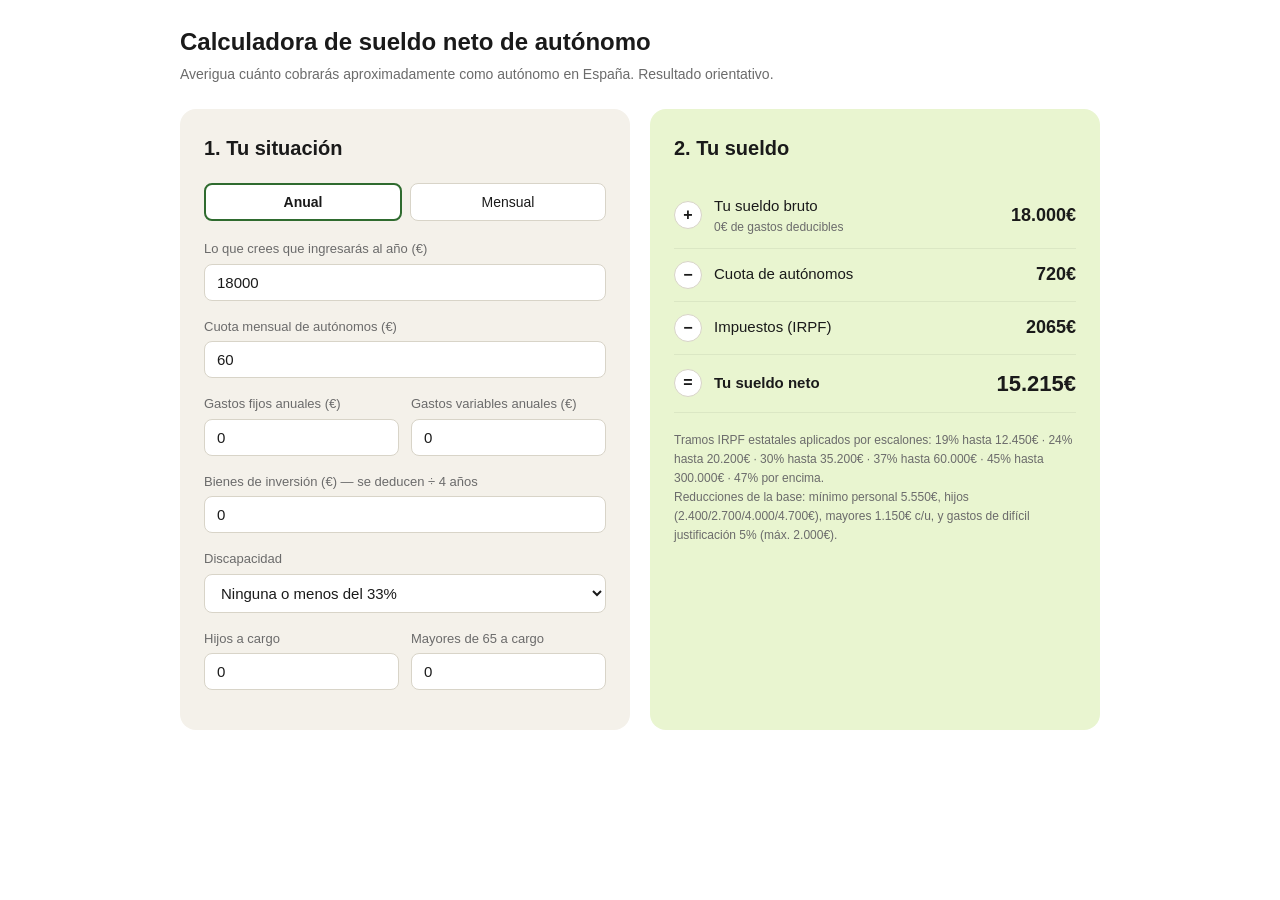
<file: resource/CALCUL~1.HTM>
<!DOCTYPE html>
<html lang="es">
<head>
<meta charset="UTF-8">
<meta name="viewport" content="width=device-width, initial-scale=1.0">
<title>Calculadora de sueldo neto de autónomo</title>
<style>
  :root{
    --bg:#fff; --panel:#f4f1ea; --panel-result:#e9f5d0;
    --text:#1a1a1a; --muted:#6b6b6b; --accent:#2f6b2f; --border:#d8d4c8;
  }
  *{box-sizing:border-box;}
  body{font-family:-apple-system,BlinkMacSystemFont,"Segoe UI",Roboto,Helvetica,Arial,sans-serif;
    background:var(--bg); color:var(--text); margin:0; padding:24px; line-height:1.5;}
  .wrap{max-width:920px; margin:0 auto;}
  h1{font-size:24px; font-weight:600; margin:0 0 4px;}
  .sub{color:var(--muted); font-size:14px; margin:0 0 24px;}
  .grid{display:grid; grid-template-columns:1fr 1fr; gap:20px;}
  @media(max-width:720px){.grid{grid-template-columns:1fr;}}
  .panel{background:var(--panel); border-radius:16px; padding:24px;}
  .panel h2{font-size:20px; font-weight:600; margin:0 0 20px;}
  .field{margin-bottom:16px;}
  .field label{display:block; font-size:13px; color:var(--muted); margin-bottom:5px;}
  .field input,.field select{width:100%; padding:9px 12px; font-size:15px; border:1px solid var(--border);
    border-radius:8px; background:#fff; color:var(--text);}
  .field input:focus,.field select:focus{outline:none; border-color:var(--accent);}
  .toggle{display:flex; gap:8px; margin-bottom:18px;}
  .toggle button{flex:1; padding:9px; font-size:14px; border:1px solid var(--border); border-radius:8px;
    background:#fff; cursor:pointer; color:var(--text);}
  .toggle button.active{border:2px solid var(--accent); font-weight:600;}
  .row2{display:grid; grid-template-columns:1fr 1fr; gap:12px;}
  .result{background:var(--panel-result);}
  .line{display:flex; align-items:center; gap:12px; padding:12px 0; border-bottom:1px solid rgba(0,0,0,.06);}
  .line:last-child{border-bottom:none;}
  .op{width:28px; height:28px; flex-shrink:0; border-radius:50%; background:#fff; border:1px solid var(--border);
    display:flex; align-items:center; justify-content:center; font-size:16px; font-weight:600;}
  .line .name{flex:1; font-size:15px;}
  .line .name small{display:block; color:var(--muted); font-size:12px; font-weight:400;}
  .line .val{font-size:18px; font-weight:600; white-space:nowrap;}
  .line.total .name{font-weight:600;}
  .line.total .val{font-size:22px;}
  .note{font-size:12px; color:var(--muted); margin:18px 0 0; line-height:1.6;}
</style>
</head>
<body>
<div class="wrap">
  <h1>Calculadora de sueldo neto de autónomo</h1>
  <p class="sub">Averigua cuánto cobrarás aproximadamente como autónomo en España. Resultado orientativo.</p>

  <div class="grid">
    <div class="panel">
      <h2>1. Tu situación</h2>
      <div class="toggle">
        <button id="btn-anual" class="active">Anual</button>
        <button id="btn-mensual">Mensual</button>
      </div>
      <div class="field">
        <label>Lo que crees que ingresarás al año (€)</label>
        <input type="number" id="ingresos" value="18000" min="0" step="500">
      </div>
      <div class="field">
        <label>Cuota mensual de autónomos (€)</label>
        <input type="number" id="cuota" value="60" min="0" step="10">
      </div>
      <div class="row2">
        <div class="field">
          <label>Gastos fijos anuales (€)</label>
          <input type="number" id="fijos" value="0" min="0" step="100">
        </div>
        <div class="field">
          <label>Gastos variables anuales (€)</label>
          <input type="number" id="variables" value="0" min="0" step="100">
        </div>
      </div>
      <div class="field">
        <label>Bienes de inversión (€) — se deducen ÷ 4 años</label>
        <input type="number" id="bienes" value="0" min="0" step="500">
      </div>
      <div class="field">
        <label>Discapacidad</label>
        <select id="discap">
          <option value="0">Ninguna o menos del 33%</option>
          <option value="3000">Entre 33% y 65% (−3.000€)</option>
          <option value="9000">Más del 65% (−9.000€)</option>
        </select>
      </div>
      <div class="row2">
        <div class="field">
          <label>Hijos a cargo</label>
          <input type="number" id="hijos" value="0" min="0" max="10" step="1">
        </div>
        <div class="field">
          <label>Mayores de 65 a cargo</label>
          <input type="number" id="mayores" value="0" min="0" max="10" step="1">
        </div>
      </div>
    </div>

    <div class="panel result">
      <h2>2. Tu sueldo</h2>
      <div class="line">
        <div class="op">+</div>
        <div class="name">Tu sueldo bruto<small id="o-gastos">0€ de gastos deducibles</small></div>
        <div class="val" id="o-bruto">—</div>
      </div>
      <div class="line">
        <div class="op">−</div>
        <div class="name">Cuota de autónomos</div>
        <div class="val" id="o-cuota">—</div>
      </div>
      <div class="line">
        <div class="op">−</div>
        <div class="name">Impuestos (IRPF)</div>
        <div class="val" id="o-irpf">—</div>
      </div>
      <div class="line total">
        <div class="op">=</div>
        <div class="name">Tu sueldo neto</div>
        <div class="val" id="o-neto">—</div>
      </div>
      <p class="note">
        Tramos IRPF estatales aplicados por escalones: 19% hasta 12.450€ · 24% hasta 20.200€ ·
        30% hasta 35.200€ · 37% hasta 60.000€ · 45% hasta 300.000€ · 47% por encima.<br>
        Reducciones de la base: mínimo personal 5.550€, hijos (2.400/2.700/4.000/4.700€),
        mayores 1.150€ c/u, y gastos de difícil justificación 5% (máx. 2.000€).
      </p>
    </div>
  </div>
</div>

<script>
(function(){
  var periodo = "anual";
  var fmt = new Intl.NumberFormat('es-ES', {maximumFractionDigits:0});
  var brackets = [[12450,0.19],[20200,0.24],[35200,0.30],[60000,0.37],[300000,0.45],[Infinity,0.47]];

  function irpf(base){
    if(base<=0) return 0;
    var tax=0, prev=0;
    for(var i=0;i<brackets.length;i++){
      var top=brackets[i][0], rate=brackets[i][1];
      if(base>top){ tax+=(top-prev)*rate; prev=top; }
      else { tax+=(base-prev)*rate; break; }
    }
    return tax;
  }
  function hijosRed(n){
    var t=[2400,2700,4000,4700], s=0;
    for(var i=0;i<n;i++) s += i<4 ? t[i] : 4700;
    return s;
  }
  function val(id){ var v=parseFloat(document.getElementById(id).value); return isNaN(v)?0:v; }

  function calc(){
    var ingresos = val('ingresos');
    var cuotaAnual = val('cuota')*12;
    var gastos = val('fijos') + val('variables') + val('bienes')/4;
    var rendNeto = ingresos - gastos - cuotaAnual;
    var dificil = Math.min(Math.max(rendNeto,0)*0.05, 2000);
    var reducciones = 5550 + val('discap') + hijosRed(val('hijos')) + val('mayores')*1150;
    var base = Math.max(rendNeto - dificil - reducciones, 0);
    var impuestos = irpf(base);
    var neto = rendNeto - impuestos;

    var d = periodo==="mensual" ? 12 : 1;
    var euro = function(x){ return fmt.format(Math.round(x/d)) + "€"; };
    document.getElementById('o-bruto').textContent = euro(ingresos);
    document.getElementById('o-gastos').textContent = fmt.format(Math.round(gastos/d)) + "€ de gastos deducibles";
    document.getElementById('o-cuota').textContent = euro(cuotaAnual);
    document.getElementById('o-irpf').textContent = euro(impuestos);
    document.getElementById('o-neto').textContent = euro(neto);
  }

  function setPeriodo(p){
    periodo=p;
    document.getElementById('btn-anual').className = p==="anual" ? "active" : "";
    document.getElementById('btn-mensual').className = p==="mensual" ? "active" : "";
    calc();
  }
  document.getElementById('btn-anual').addEventListener('click', function(){ setPeriodo("anual"); });
  document.getElementById('btn-mensual').addEventListener('click', function(){ setPeriodo("mensual"); });
  ['ingresos','cuota','fijos','variables','bienes','discap','hijos','mayores'].forEach(function(id){
    document.getElementById(id).addEventListener('input', calc);
  });
  calc();
})();
</script>
</body>
</html>
</file>
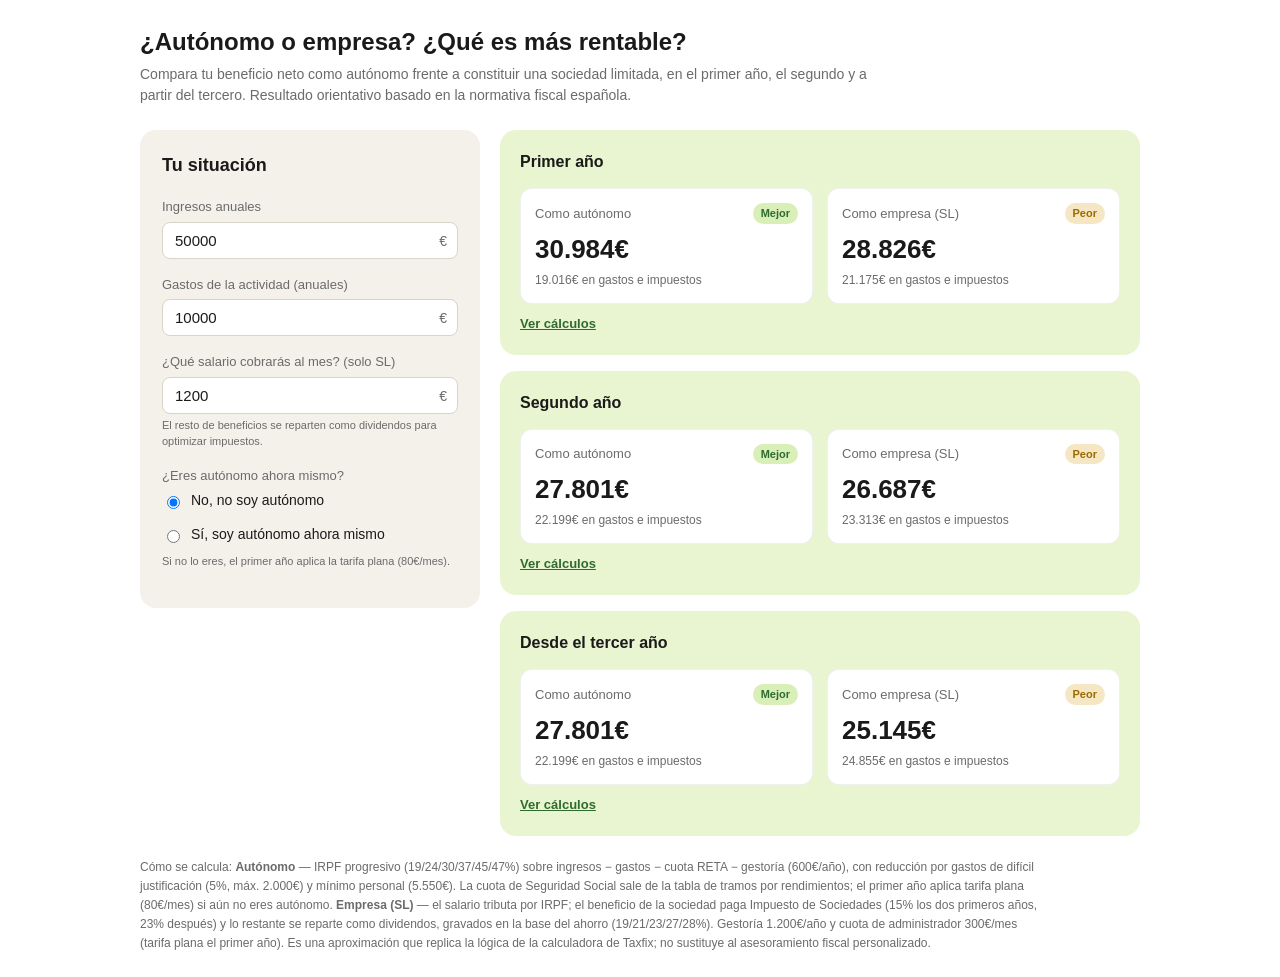
<file: resource/CALCUL~2.HTM>
<!DOCTYPE html>
<html lang="es">
<head>
<meta charset="UTF-8">
<meta name="viewport" content="width=device-width, initial-scale=1.0">
<title>Calculadora: ¿autónomo o empresa? ¿Qué es más rentable?</title>
<style>
  :root{
    --bg:#fff; --panel:#f4f1ea; --green:#e9f5d0; --greenDark:#2f6b2f;
    --text:#1a1a1a; --muted:#6b6b6b; --border:#d8d4c8; --best:#2f6b2f; --worst:#9a6b00;
  }
  *{box-sizing:border-box;}
  body{font-family:-apple-system,BlinkMacSystemFont,"Segoe UI",Roboto,Helvetica,Arial,sans-serif;
    background:var(--bg); color:var(--text); margin:0; padding:24px; line-height:1.5;}
  .wrap{max-width:1000px; margin:0 auto;}
  h1{font-size:24px; font-weight:600; margin:0 0 4px;}
  .sub{color:var(--muted); font-size:14px; margin:0 0 24px; max-width:760px;}
  .top{display:grid; grid-template-columns:340px 1fr; gap:20px; align-items:start;}
  @media(max-width:820px){.top{grid-template-columns:1fr;}}
  .panel{background:var(--panel); border-radius:16px; padding:22px;}
  .panel h2{font-size:18px; font-weight:600; margin:0 0 18px;}
  .field{margin-bottom:16px;}
  .field label{display:block; font-size:13px; color:var(--muted); margin-bottom:5px;}
  .field .hint{font-size:11px; color:var(--muted); margin-top:3px;}
  .inwrap{position:relative;}
  .inwrap input{width:100%; padding:9px 28px 9px 12px; font-size:15px; border:1px solid var(--border);
    border-radius:8px; background:#fff; color:var(--text);}
  .inwrap .eur{position:absolute; right:11px; top:9px; color:var(--muted); font-size:14px;}
  .field input:focus{outline:none; border-color:var(--greenDark);}
  .radios{display:flex; flex-direction:column; gap:8px; margin-top:4px;}
  .radios label{display:flex; align-items:center; gap:8px; font-size:14px; color:var(--text); cursor:pointer;}
  .results{display:flex; flex-direction:column; gap:16px;}
  .yearblock{background:var(--green); border-radius:16px; padding:20px;}
  .yearblock h3{font-size:16px; font-weight:600; margin:0 0 14px;}
  .cmp{display:grid; grid-template-columns:1fr 1fr; gap:14px;}
  .opt{background:#fff; border-radius:12px; padding:14px; border:1px solid rgba(0,0,0,.06);}
  .opt .name{font-size:13px; color:var(--muted); display:flex; justify-content:space-between; align-items:center;}
  .badge{font-size:11px; font-weight:600; padding:2px 8px; border-radius:20px;}
  .badge.best{background:#d9efb8; color:var(--best);}
  .badge.worst{background:#f6e7c4; color:var(--worst);}
  .opt .neto{font-size:26px; font-weight:600; margin:6px 0 2px;}
  .opt .gei{font-size:12px; color:var(--muted);}
  .detail{margin-top:12px; font-size:13px;}
  .detail table{width:100%; border-collapse:collapse;}
  .detail td{padding:3px 0; color:var(--text);}
  .detail td.l{color:var(--muted);}
  .detail td.r{text-align:right; white-space:nowrap;}
  .detail .sec{font-weight:600; padding-top:6px;}
  .toggle{margin-top:12px; background:none; border:none; color:var(--greenDark); font-size:13px;
    font-weight:600; cursor:pointer; padding:0; text-decoration:underline;}
  .note{font-size:12px; color:var(--muted); margin:22px 0 0; line-height:1.6; max-width:900px;}
  .hidden{display:none;}
</style>
</head>
<body>
<div class="wrap">
  <h1>¿Autónomo o empresa? ¿Qué es más rentable?</h1>
  <p class="sub">Compara tu beneficio neto como autónomo frente a constituir una sociedad limitada, en el primer año, el segundo y a partir del tercero. Resultado orientativo basado en la normativa fiscal española.</p>

  <div class="top">
    <div class="panel">
      <h2>Tu situación</h2>
      <div class="field">
        <label>Ingresos anuales</label>
        <div class="inwrap"><input type="number" id="income" value="50000" min="0" step="1000"><span class="eur">€</span></div>
      </div>
      <div class="field">
        <label>Gastos de la actividad (anuales)</label>
        <div class="inwrap"><input type="number" id="expenses" value="10000" min="0" step="500"><span class="eur">€</span></div>
      </div>
      <div class="field">
        <label>¿Qué salario cobrarás al mes? (solo SL)</label>
        <div class="inwrap"><input type="number" id="salary" value="1200" min="0" step="100"><span class="eur">€</span></div>
        <div class="hint">El resto de beneficios se reparten como dividendos para optimizar impuestos.</div>
      </div>
      <div class="field">
        <label>¿Eres autónomo ahora mismo?</label>
        <div class="radios">
          <label><input type="radio" name="status" value="never" checked> No, no soy autónomo</label>
          <label><input type="radio" name="status" value="now"> Sí, soy autónomo ahora mismo</label>
        </div>
        <div class="hint">Si no lo eres, el primer año aplica la tarifa plana (80&euro;/mes).</div>
      </div>
    </div>

    <div class="results" id="results"></div>
  </div>

  <p class="note" id="legalnote"></p>
</div>

<script>
(function(){
  const IRPF=[[0,12450,.19],[12450,20200,.24],[20200,35200,.30],[35200,60000,.37],[60000,300000,.45],[300000,Infinity,.47]];
  const SAV=[[0,6000,.19],[6000,50000,.21],[50000,200000,.23],[200000,300000,.27],[300000,Infinity,.28]];
  const RETA=[[670,205],[900,225],[1166.7,266],[1300,298],[1500,301],[1700,301],[1850,359],[2030,379],[2330,400],[2760,425],[3190,451],[3620,477],[4050,502],[6000,543],[Infinity,605]];
  const PMIN=5550, DIF_R=.05, DIF_CAP=2000, WORK=2000, TARIFA_PLANA=960, ADMIN_SS=3600, FEE_A=600, FEE_E=1200, YF=0.87;

  function prog(br,b){ if(b<=0)return 0; let t=0; for(const[lo,hi,r]of br){ if(b>hi) t+=(hi-lo)*r; else { t+=(b-lo)*r; break; } } return t; }
  function reta(yAnnual){ const m=yAnnual/12; for(const[hi,c]of RETA) if(m<=hi) return c*12; return 605*12; }

  function autonomo(income,exp,year,already){
    const SS=(year===1&&!already)?TARIFA_PLANA:reta(YF*(income-exp));
    const rend=income-exp-SS-FEE_A;
    const dif=Math.min(DIF_R*Math.max(rend,0),DIF_CAP);
    const base=Math.max(rend-dif-PMIN,0);
    const irpf=prog(IRPF,base);
    const neto=income-exp-SS-FEE_A-irpf;
    return {SS,fee:FEE_A,irpfSalary:irpf,IS:0,irpfDiv:0,neto,gei:exp+SS+FEE_A+irpf,netSalMonth:null,divNet:null};
  }
  function empresa(income,exp,salM,year,already){
    const gs=salM*12;
    const SS=(year===1&&!already)?TARIFA_PLANA:ADMIN_SS;
    const sb=Math.max(gs-SS-WORK-PMIN,0);
    const irpfS=prog(IRPF,sb);
    const netS=gs-SS-irpfS;
    const isb=Math.max(income-exp-gs-FEE_E,0);
    const isr=(year<=2)?.15:.23;
    const IS=isb*isr;
    const dg=isb-IS;
    const irpfD=prog(SAV,dg);
    const netD=dg-irpfD;
    return {SS,fee:FEE_E,irpfSalary:irpfS,IS,irpfDiv:irpfD,neto:netS+netD,gei:exp+SS+FEE_E+irpfS+IS+irpfD,netSalMonth:netS/12,divNet:netD,isRate:isr};
  }

  const eur=x=>Math.round(x).toLocaleString('es-ES')+'€';
  const eur2=x=>x.toLocaleString('es-ES',{minimumFractionDigits:2,maximumFractionDigits:2})+'€';
  const PERIODS=[{y:1,t:'Primer año'},{y:2,t:'Segundo año'},{y:3,t:'Desde el tercer año'}];
  let showDetail={};

  function detailRows(d,isEmp){
    let h='<table>';
    h+='<tr><td class="l">Gastos operativos</td><td class="r">'+eur(d.SS+d.fee)+'</td></tr>';
    h+='<tr><td class="l">&nbsp;&nbsp;Seguridad Social</td><td class="r">'+eur(d.SS)+'</td></tr>';
    h+='<tr><td class="l">&nbsp;&nbsp;Gastos administrativos</td><td class="r">'+eur(d.fee)+'</td></tr>';
    h+='<tr><td class="l sec">Impuestos</td><td class="r sec">'+eur(d.irpfSalary+d.IS+d.irpfDiv)+'</td></tr>';
    h+='<tr><td class="l">&nbsp;&nbsp;'+(isEmp?'por salario (IRPF)':'IRPF')+'</td><td class="r">'+eur(d.irpfSalary)+'</td></tr>';
    if(isEmp){
      h+='<tr><td class="l">&nbsp;&nbsp;de la empresa (IS '+Math.round(d.isRate*100)+'%)</td><td class="r">'+eur(d.IS)+'</td></tr>';
      h+='<tr><td class="l">&nbsp;&nbsp;por dividendos (IRPF)</td><td class="r">'+eur(d.irpfDiv)+'</td></tr>';
      h+='<tr><td class="l sec">Salario neto mensual</td><td class="r sec">'+eur(d.netSalMonth)+'</td></tr>';
      h+='<tr><td class="l">Dividendos netos anuales</td><td class="r">'+eur(d.divNet)+'</td></tr>';
    }
    h+='</table>';
    return h;
  }

  function optCard(label,d,best,isEmp,key){
    return '<div class="opt"><div class="name"><span>'+label+'</span>'+
      '<span class="badge '+(best?'best':'worst')+'">'+(best?'Mejor':'Peor')+'</span></div>'+
      '<div class="neto">'+eur(d.neto)+'</div>'+
      '<div class="gei">'+eur(d.gei)+' en gastos e impuestos</div>'+
      (showDetail[key]?'<div class="detail">'+detailRows(d,isEmp)+'</div>':'')+
      '</div>';
  }

  function render(){
    const income=+document.getElementById('income').value||0;
    const exp=+document.getElementById('expenses').value||0;
    const sal=+document.getElementById('salary').value||0;
    const already=document.querySelector('input[name="status"]:checked').value==='now';
    let html='';
    PERIODS.forEach(p=>{
      const a=autonomo(income,exp,p.y,already);
      const e=empresa(income,exp,sal,p.y,already);
      const aBest=a.neto>=e.neto;
      const keyA='a'+p.y, keyE='e'+p.y;
      html+='<div class="yearblock"><h3>'+p.t+'</h3><div class="cmp">'+
        optCard('Como autónomo',a,aBest,false,keyA)+
        optCard('Como empresa (SL)',e,!aBest,true,keyE)+
        '</div><button class="toggle" data-y="'+p.y+'">'+(showDetail[keyA]?'Ocultar cálculos':'Ver cálculos')+'</button></div>';
    });
    document.getElementById('results').innerHTML=html;
    document.querySelectorAll('.toggle').forEach(b=>b.addEventListener('click',()=>{
      const y=b.dataset.y; const on=!showDetail['a'+y]; showDetail['a'+y]=on; showDetail['e'+y]=on; render();
    }));
  }

  document.getElementById('legalnote').innerHTML=
    'C&oacute;mo se calcula: <b>Autónomo</b> &mdash; IRPF progresivo (19/24/30/37/45/47%) sobre ingresos &minus; gastos &minus; cuota RETA &minus; gestor&iacute;a (600&euro;/a&ntilde;o), con reducci&oacute;n por gastos de dif&iacute;cil justificaci&oacute;n (5%, m&aacute;x. 2.000&euro;) y m&iacute;nimo personal (5.550&euro;). La cuota de Seguridad Social sale de la tabla de tramos por rendimientos; el primer a&ntilde;o aplica tarifa plana (80&euro;/mes) si a&uacute;n no eres aut&oacute;nomo. '+
    '<b>Empresa (SL)</b> &mdash; el salario tributa por IRPF; el beneficio de la sociedad paga Impuesto de Sociedades (15% los dos primeros a&ntilde;os, 23% despu&eacute;s) y lo restante se reparte como dividendos, gravados en la base del ahorro (19/21/23/27/28%). Gestor&iacute;a 1.200&euro;/a&ntilde;o y cuota de administrador 300&euro;/mes (tarifa plana el primer a&ntilde;o). '+
    'Es una aproximaci&oacute;n que replica la l&oacute;gica de la calculadora de Taxfix; no sustituye al asesoramiento fiscal personalizado.';

  ['income','expenses','salary'].forEach(id=>document.getElementById(id).addEventListener('input',render));
  document.querySelectorAll('input[name="status"]').forEach(r=>r.addEventListener('change',render));
  render();
})();
</script>
</body>
</html>
</file>
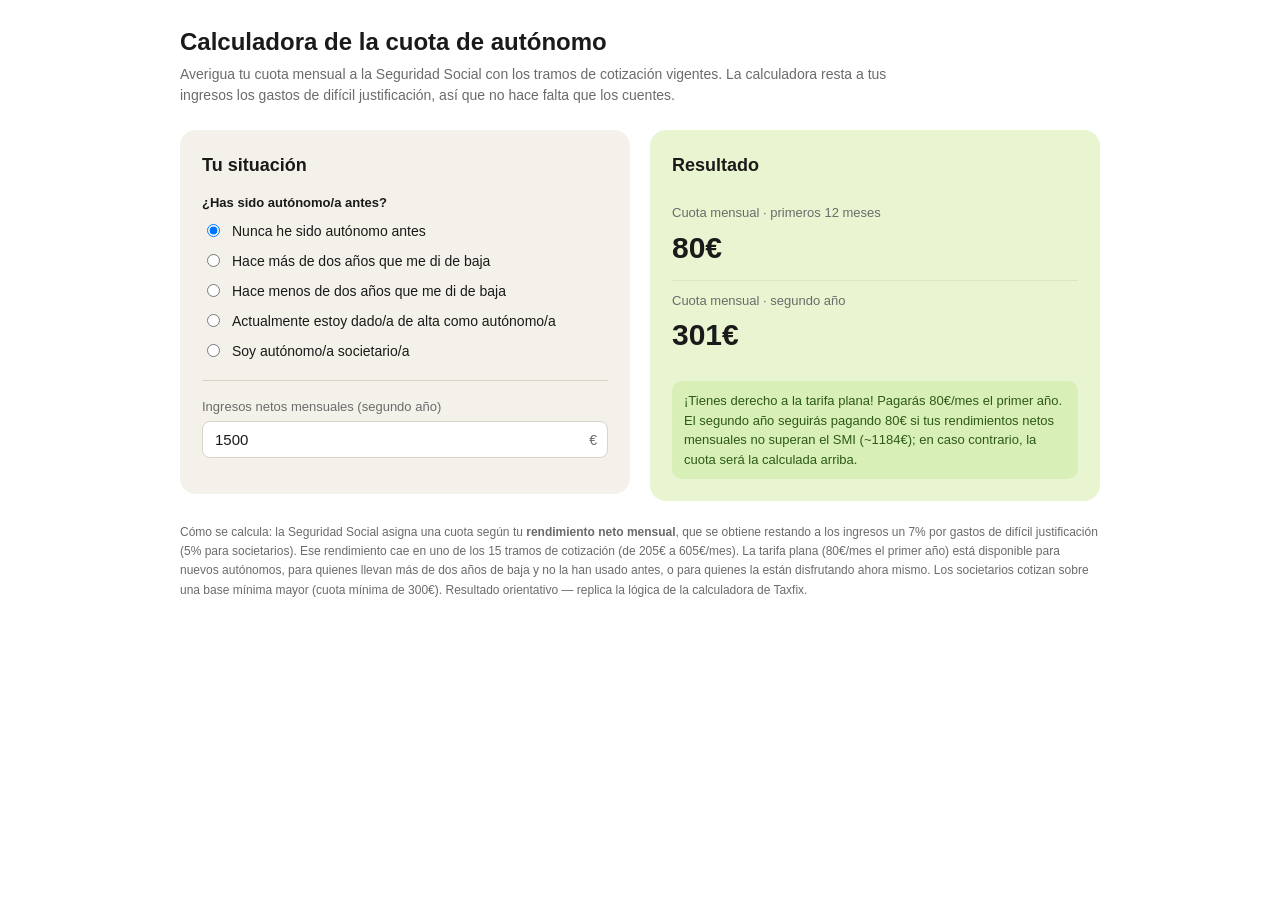
<file: resource/CALCUL~3.HTM>
<!DOCTYPE html>
<html lang="es">
<head>
<meta charset="UTF-8">
<meta name="viewport" content="width=device-width, initial-scale=1.0">
<title>Calculadora de la cuota de autónomo 2026</title>
<style>
  :root{
    --bg:#fff; --panel:#f4f1ea; --green:#e9f5d0; --greenDark:#2f6b2f;
    --text:#1a1a1a; --muted:#6b6b6b; --border:#d8d4c8;
  }
  *{box-sizing:border-box;}
  body{font-family:-apple-system,BlinkMacSystemFont,"Segoe UI",Roboto,Helvetica,Arial,sans-serif;
    background:var(--bg); color:var(--text); margin:0; padding:24px; line-height:1.5;}
  .wrap{max-width:920px; margin:0 auto;}
  h1{font-size:24px; font-weight:600; margin:0 0 4px;}
  .sub{color:var(--muted); font-size:14px; margin:0 0 24px; max-width:720px;}
  .top{display:grid; grid-template-columns:1fr 1fr; gap:20px; align-items:start;}
  @media(max-width:760px){.top{grid-template-columns:1fr;}}
  .panel{background:var(--panel); border-radius:16px; padding:22px;}
  .panel h2{font-size:18px; font-weight:600; margin:0 0 14px;}
  .qlabel{font-size:13px; font-weight:600; color:var(--text); margin:0 0 8px;}
  .radios{display:flex; flex-direction:column; gap:9px; margin-bottom:18px;}
  .radios.inline{flex-direction:row; gap:18px;}
  .radios label{display:flex; align-items:flex-start; gap:9px; font-size:14px; cursor:pointer;}
  .radios input{margin-top:3px;}
  .block{border-top:1px solid var(--border); padding-top:16px; margin-top:4px;}
  .field{margin-bottom:14px;}
  .field label{display:block; font-size:13px; color:var(--muted); margin-bottom:5px;}
  .inwrap{position:relative;}
  .inwrap input{width:100%; padding:9px 28px 9px 12px; font-size:15px; border:1px solid var(--border); border-radius:8px; background:#fff; color:var(--text);}
  .inwrap .eur{position:absolute; right:11px; top:9px; color:var(--muted); font-size:14px;}
  .field input:focus{outline:none; border-color:var(--greenDark);}
  .result{background:var(--green);}
  .rline{padding:10px 0; border-bottom:1px solid rgba(0,0,0,.06);}
  .rline:last-of-type{border-bottom:none;}
  .rline .lbl{font-size:13px; color:var(--muted);}
  .rline .val{font-size:30px; font-weight:600; margin-top:2px;}
  .msg{margin-top:14px; font-size:13px; color:#2c5a16; background:#d9efb8; padding:10px 12px; border-radius:10px;}
  .note{font-size:12px; color:var(--muted); margin:22px 0 0; line-height:1.6;}
  .hidden{display:none;}
</style>
</head>
<body>
<div class="wrap">
  <h1>Calculadora de la cuota de autónomo</h1>
  <p class="sub">Averigua tu cuota mensual a la Seguridad Social con los tramos de cotización vigentes. La calculadora resta a tus ingresos los gastos de difícil justificación, así que no hace falta que los cuentes.</p>

  <div class="top">
    <div class="panel">
      <h2>Tu situación</h2>
      <p class="qlabel">¿Has sido autónomo/a antes?</p>
      <div class="radios">
        <label><input type="radio" name="status" value="none" checked> Nunca he sido autónomo antes</label>
        <label><input type="radio" name="status" value="moreThan"> Hace más de dos años que me di de baja</label>
        <label><input type="radio" name="status" value="lessThan"> Hace menos de dos años que me di de baja</label>
        <label><input type="radio" name="status" value="registered"> Actualmente estoy dado/a de alta como autónomo/a</label>
        <label><input type="radio" name="status" value="societario"> Soy autónomo/a societario/a</label>
      </div>

      <div id="qBefore" class="block hidden">
        <p class="qlabel">¿Has disfrutado antes del beneficio de la tarifa plana?</p>
        <div class="radios inline">
          <label><input type="radio" name="qBefore" value="no" checked> No</label>
          <label><input type="radio" name="qBefore" value="yes"> Sí</label>
        </div>
      </div>

      <div id="q3yr" class="block hidden">
        <p class="qlabel">¿Hace más de tres años que te diste de baja del régimen de autónomos?</p>
        <div class="radios inline">
          <label><input type="radio" name="q3yr" value="no" checked> No</label>
          <label><input type="radio" name="q3yr" value="yes"> Sí</label>
        </div>
      </div>

      <div id="qNow" class="block hidden">
        <p class="qlabel">¿Estás actualmente disfrutando de la tarifa plana?</p>
        <div class="radios inline">
          <label><input type="radio" name="qNow" value="no" checked> No</label>
          <label><input type="radio" name="qNow" value="yes"> Sí</label>
        </div>
      </div>

      <div class="block">
        <div id="fieldIncome" class="field">
          <label id="incomeLabel">Ingresos brutos mensuales</label>
          <div class="inwrap"><input type="number" id="income" value="1500" min="0" step="100"><span class="eur">€</span></div>
        </div>
        <div id="fieldExpense" class="field hidden">
          <label>Gastos deducibles mensuales</label>
          <div class="inwrap"><input type="number" id="expense" value="300" min="0" step="50"><span class="eur">€</span></div>
        </div>
      </div>
    </div>

    <div class="panel result">
      <h2>Resultado</h2>
      <div id="resultBody"></div>
      <div class="msg" id="msg"></div>
    </div>
  </div>

  <p class="note" id="legalnote"></p>
</div>

<script>
(function(){
  const RETA=[[670,205],[900,225],[1166.7,266],[1300,298],[1500,301],[1700,301],[1850,359],[2030,379],[2330,400],[2760,425],[3190,451],[3620,477],[4050,502],[6000,543],[Infinity,605]];
  const SMI_MONTH=1184, SOC_FLOOR=300, TP=80;
  function reta(m){ for(const[hi,c]of RETA) if(m<=hi) return c; return 605; }
  const eur=x=>Math.round(x).toLocaleString('es-ES')+'€';
  const val=id=>+document.getElementById(id).value||0;
  const radioVal=name=>{const el=document.querySelector('input[name="'+name+'"]:checked');return el?el.value:null;};

  function render(){
    const st=radioVal('status');
    const askBefore=(st==='moreThan');
    const ask3yr=(st==='moreThan' && radioVal('qBefore')==='yes');
    const askNow=(st==='registered'||st==='societario');
    document.getElementById('qBefore').classList.toggle('hidden',!askBefore);
    document.getElementById('q3yr').classList.toggle('hidden',!ask3yr);
    document.getElementById('qNow').classList.toggle('hidden',!askNow);

    // Determine tarifa plana eligibility
    let tarifaPlana=false;
    if(st==='none') tarifaPlana=true;
    else if(st==='moreThan') tarifaPlana=(radioVal('qBefore')==='no') || (radioVal('qBefore')==='yes' && radioVal('q3yr')==='yes');
    else if(st==='registered'||st==='societario') tarifaPlana=(radioVal('qNow')==='yes');

    // In tarifa plana mode: only income, factor 0.93, no floor.
    // In table mode: income - expense, factor (societario 0.95 else 0.93), societario floor.
    document.getElementById('fieldExpense').classList.toggle('hidden',tarifaPlana);
    document.getElementById('incomeLabel').textContent = tarifaPlana
      ? 'Ingresos netos mensuales (segundo año)' : 'Ingresos brutos mensuales';

    const inc=val('income');
    let body='', msg='';
    if(tarifaPlana){
      const y2=reta(inc*0.93);
      body='<div class="rline"><div class="lbl">Cuota mensual · primeros 12 meses</div><div class="val">'+eur(TP)+'</div></div>'+
           '<div class="rline"><div class="lbl">Cuota mensual · segundo año</div><div class="val">'+eur(y2)+'</div></div>';
      msg='¡Tienes derecho a la tarifa plana! Pagarás '+eur(TP)+'/mes el primer año. El segundo año seguirás pagando '+eur(TP)+' si tus rendimientos netos mensuales no superan el SMI (~'+eur(SMI_MONTH)+'); en caso contrario, la cuota será la calculada arriba.';
    } else {
      const exp=val('expense');
      const factor=(st==='societario')?0.95:0.93;
      let c=reta(Math.max(inc-exp,0)*factor);
      if(st==='societario') c=Math.max(c,SOC_FLOOR);
      body='<div class="rline"><div class="lbl">Cuota mensual</div><div class="val">'+eur(c)+'</div></div>';
      if(st==='lessThan') msg='Como no han pasado más de dos años desde tu baja, no puedes acceder a la tarifa plana. Tu cuota se calcula a partir de tus rendimientos netos estimados.';
      else if(st==='moreThan') msg='Como no han pasado más de tres años desde que disfrutaste de la tarifa plana, no puedes acceder de nuevo a ella. Tu cuota se calcula a partir de tus rendimientos netos estimados.';
      else if(st==='registered') msg='Tu cuota se calcula a partir de tus rendimientos netos estimados (ingresos brutos menos gastos deducibles).';
      else msg='Como autónomo societario, tu cuota tiene una base mínima superior: nunca bajará de '+eur(SOC_FLOOR)+'/mes.';
    }
    document.getElementById('resultBody').innerHTML=body;
    document.getElementById('msg').innerHTML=msg;
  }

  document.getElementById('legalnote').innerHTML=
    'C&oacute;mo se calcula: la Seguridad Social asigna una cuota seg&uacute;n tu <b>rendimiento neto mensual</b>, que se obtiene restando a los ingresos un 7% por gastos de dif&iacute;cil justificaci&oacute;n (5% para societarios). Ese rendimiento cae en uno de los 15 tramos de cotizaci&oacute;n (de 205&euro; a 605&euro;/mes). La tarifa plana (80&euro;/mes el primer a&ntilde;o) est&aacute; disponible para nuevos autónomos, para quienes llevan m&aacute;s de dos a&ntilde;os de baja y no la han usado antes, o para quienes la est&aacute;n disfrutando ahora mismo. Los societarios cotizan sobre una base m&iacute;nima mayor (cuota m&iacute;nima de 300&euro;). Resultado orientativo &mdash; replica la l&oacute;gica de la calculadora de Taxfix.';

  ['income','expense'].forEach(id=>document.getElementById(id).addEventListener('input',render));
  ['status','qBefore','q3yr','qNow'].forEach(n=>document.querySelectorAll('input[name="'+n+'"]').forEach(r=>r.addEventListener('change',render)));
  render();
})();
</script>
</body>
</html>
</file>
<file: calculadoras/css/tokens.css>
/* =====================================================================
   Aselegal · Calculadoras — tokens.css
   Fuente de la verdad visual: /resource/aselegal-design-system.md (§7)
   No usar hex/px sueltos en los componentes: todo vía estas variables.
   ===================================================================== */

:root {
  /* === Color === */
  --color-blue: #0080B5;
  --color-blue-dark: #006A96;
  --color-blue-soft: #E6F2F8;
  --color-navy: #051D4B;
  --color-navy-dark: #03143A;
  --color-ink: #1F2A3C;
  --color-muted: #5A6B82;
  --color-line: #DBE1E9;
  --color-line-strong: #C3CCD9;
  --color-surface: #FFFFFF;
  --color-surface-alt: #F7F7F7;
  --color-secondary: #DEDEDE;
  --color-success: #1E8E5A;  --color-success-soft: #E7F4ED;
  --color-warning: #B26A00;  --color-warning-soft: #FBF1E0;
  --color-error: #C0392B;    --color-error-soft: #FBEAE8;

  /* === Tipografía === */
  --font-head: "PT Serif", Georgia, "Times New Roman", serif;
  --font-body: "Montserrat", "Helvetica Neue", Arial, sans-serif;
  --fs-display: clamp(2.25rem, 1.6rem + 2.8vw, 3.5rem);
  --fs-h2: clamp(1.75rem, 1.4rem + 1.6vw, 2.625rem);
  --fs-h3: clamp(1.375rem, 1.2rem + 0.8vw, 1.75rem);
  --fs-h4: 1.25rem;
  --fs-lead: clamp(1.125rem, 1.05rem + 0.4vw, 1.375rem);
  --fs-body: 1rem;
  --fs-small: 0.875rem;
  --fs-result: clamp(2rem, 1.5rem + 2.5vw, 3rem);
  --lh-tight: 1.15;
  --lh-base: 1.65;

  /* === Espaciado (base 8px) === */
  --space-1: .25rem; --space-2: .5rem; --space-3: .75rem; --space-4: 1rem;
  --space-5: 1.5rem; --space-6: 2rem; --space-7: 3rem; --space-8: 4rem;
  --space-9: 5rem; --space-10: 6rem;

  /* === Layout === */
  --container-max: 1200px;
  --container-pad: clamp(1rem, 5vw, 2rem);
  --prose-max: 720px;
  --section-pad-y: clamp(3.5rem, 6vw, 6rem);
  --gap-card: var(--space-5);

  /* === Radios / sombras / bordes === */
  --radius-sm: 6px; --radius-md: 10px; --radius-lg: 16px; --radius-pill: 999px;
  --shadow-sm: 0 1px 3px rgba(5,29,75,.08);
  --shadow-md: 0 8px 24px rgba(5,29,75,.10);
  --shadow-lg: 0 16px 48px rgba(5,29,75,.14);
  --border: 1px solid var(--color-line);
  --border-strong: 1px solid var(--color-line-strong);
  --focus-ring: 0 0 0 3px rgba(0,128,181,.35);

  /* === Breakpoints (referencia; en media queries se usan literales) === */
  --bp-sm: 480px; --bp-md: 768px; --bp-lg: 1024px; --bp-xl: 1200px;

  /* === Cabecera fija === */
  --header-h: 72px;
}
</file>
<file: calculadoras/css/base.css>
/* =====================================================================
   Aselegal · Calculadoras — base.css
   Reset ligero + tipografía base + layout + utilidades.
   Depende de tokens.css.
   ===================================================================== */

/* ---- Reset ligero ---- */
*, *::before, *::after { box-sizing: border-box; }
* { margin: 0; }
html { -webkit-text-size-adjust: 100%; scroll-behavior: smooth; }
@media (prefers-reduced-motion: reduce) {
  html { scroll-behavior: auto; }
  *, *::before, *::after {
    animation-duration: .01ms !important;
    animation-iteration-count: 1 !important;
    transition-duration: .01ms !important;
  }
}

body {
  font-family: var(--font-body);
  font-size: var(--fs-body);
  line-height: var(--lh-base);
  color: var(--color-ink);
  background: var(--color-surface);
  -webkit-font-smoothing: antialiased;
  text-rendering: optimizeLegibility;
}

img, svg, video { display: block; max-width: 100%; height: auto; }
input, button, select, textarea { font: inherit; color: inherit; }
button { cursor: pointer; }

/* ---- Tipografía ---- */
h1, h2, h3 {
  font-family: var(--font-head);
  color: var(--color-navy);
  line-height: var(--lh-tight);
  font-weight: 700;
}
h4, h5, h6 {
  font-family: var(--font-body);
  color: var(--color-navy);
  line-height: 1.35;
  font-weight: 600;
}
h1 { font-size: var(--fs-display); }
h2 { font-size: var(--fs-h2); }
h3 { font-size: var(--fs-h3); }
h4 { font-size: var(--fs-h4); }
h1, h2, h3, h4 { overflow-wrap: break-word; }

p { line-height: var(--lh-base); }

a {
  color: var(--color-blue);
  text-decoration-thickness: 1px;
  text-underline-offset: 2px;
}
a:hover { color: var(--color-blue-dark); }

strong, b { font-weight: 600; }

/* ---- Foco accesible global ---- */
:focus-visible {
  outline: none;
  box-shadow: var(--focus-ring);
  border-radius: var(--radius-sm);
}

/* ---- Layout ---- */
.container {
  width: 100%;
  max-width: var(--container-max);
  margin-inline: auto;
  padding-inline: var(--container-pad);
}

.section { padding-block: var(--section-pad-y); }
.section--alt { background: var(--color-surface-alt); }
.section--navy { background: var(--color-navy); color: #fff; }
.section--navy h2, .section--navy h3 { color: var(--color-surface); }
.section--tight { padding-block: clamp(2rem, 4vw, 3.5rem); }
/* Banda azul primario: fondo --color-blue, texto en navy para contraste */
.section--blue { background: var(--color-blue); color: var(--color-navy); position: relative; }
.section--blue::before {
  content: "";
  position: absolute;
  inset: 0;
  background: radial-gradient(ellipse 80% 60% at 50% 0%, rgba(255,255,255,.14) 0%, transparent 65%);
  pointer-events: none;
}
.section--blue p { color: var(--color-navy); }
.section--blue a { color: var(--color-navy); font-weight: 600; }
.section--blue a:hover { color: var(--color-navy-dark); }
.section--blue .section__head { margin-inline: auto; text-align: center; }
/* Panel de vidrio: prose en banda azul (intro de cada calculadora) */
.section--blue .prose {
  position: relative;
  z-index: 1;
  margin-inline: auto;
  background: rgba(255,255,255,.13);
  border: 1px solid rgba(255,255,255,.22);
  border-radius: var(--radius-lg);
  padding: var(--space-6) clamp(var(--space-5), 5vw, var(--space-8));
}
.section--blue .prose p { text-align: justify; hyphens: auto; color: var(--color-navy); }
.section--blue .prose p:last-child {
  text-align: center;
  font-weight: 600;
  padding-top: var(--space-5);
  border-top: 1px solid rgba(255,255,255,.25);
  margin-top: var(--space-5);
}
.section--navy .section__head { margin-inline: auto; text-align: center; }

.prose { max-width: var(--prose-max); }
.prose > * + * { margin-top: var(--space-4); }
.prose h2, .prose h3 { margin-top: var(--space-6); }
.prose h2:first-child, .prose h3:first-child { margin-top: 0; }
.prose ul, .prose ol { padding-left: 1.25rem; }
.prose li + li { margin-top: var(--space-2); }

/* Cabeceras de sección */
.section__head { max-width: var(--prose-max); margin-bottom: var(--space-6); }
.section__head--center { margin-inline: auto; text-align: center; }
.section__kicker {
  display: inline-block;
  font-size: var(--fs-small);
  font-weight: 600;
  letter-spacing: .08em;
  text-transform: uppercase;
  color: var(--color-blue);
  margin-bottom: var(--space-2);
}
.section__lead { font-size: var(--fs-lead); color: var(--color-muted); margin-top: var(--space-3); }

/* ---- Utilidades ---- */
.text-center { text-align: center; }
.mt-0 { margin-top: 0; }
.mt-4 { margin-top: var(--space-4); }
.mt-6 { margin-top: var(--space-6); }
.flow > * + * { margin-top: var(--space-4); }
.eur { white-space: nowrap; }

.visually-hidden {
  position: absolute !important;
  width: 1px; height: 1px;
  padding: 0; margin: -1px;
  overflow: hidden; clip: rect(0 0 0 0);
  white-space: nowrap; border: 0;
}

.skip-link {
  position: absolute;
  left: var(--space-4);
  top: -100px;
  z-index: 200;
  background: var(--color-navy);
  color: #fff;
  padding: var(--space-3) var(--space-4);
  border-radius: var(--radius-md);
  transition: top 150ms ease;
}
.skip-link:focus { top: var(--space-4); color: #fff; }
</file>
<file: calculadoras/css/components.css>
/* =====================================================================
   Aselegal · Calculadoras — components.css
   Botones, header, footer, hero, tarjetas, panel de calculadora,
   tablas, FAQ, bandas de confianza, servicios, contacto, CTA.
   Depende de tokens.css y base.css.
   ===================================================================== */

/* =========================================================
   1. Botones / CTA  (§6.1 design system)
   ========================================================= */
.btn {
  display: inline-flex;
  align-items: center;
  justify-content: center;
  gap: var(--space-2);
  font-family: var(--font-body);
  font-weight: 600;
  font-size: var(--fs-body);
  line-height: 1;
  text-decoration: none;
  padding: 0.875rem 1.75rem;
  border-radius: var(--radius-pill);
  border: 2px solid transparent;
  min-height: 44px;
  transition: background-color 150ms ease, color 150ms ease,
              border-color 150ms ease, transform 150ms ease;
}
.btn:active { transform: translateY(1px); }

.btn--primary { background: var(--color-blue); color: #fff; }
.btn--primary:hover { background: var(--color-blue-dark); color: #fff; }

.btn--secondary { background: var(--color-navy); color: #fff; }
.btn--secondary:hover { background: var(--color-navy-dark); color: #fff; }

/* Dentro de sección navy: btn--secondary → azul default, blanco+navy en hover */
.section--navy .btn--secondary {
  background: var(--color-blue);
  border-color: var(--color-blue);
  color: #fff;
}
.section--navy .btn--secondary:hover {
  background: #fff;
  border-color: #fff;
  color: var(--color-navy);
}

.btn--outline {
  background: transparent;
  color: var(--color-blue);
  border-color: var(--color-blue);
}
.btn--outline:hover { background: var(--color-blue-soft); color: var(--color-blue-dark); }

.btn--ghost-light {
  background: transparent;
  color: #fff;
  border-color: rgba(255,255,255,.55);
}
.btn--ghost-light:hover { background: rgba(255,255,255,.12); color: #fff; }

.btn--block { width: 100%; }
.btn--lg { padding: 1rem 2rem; font-size: var(--fs-lead); }

.btn-link {
  display: inline-flex;
  align-items: center;
  gap: var(--space-2);
  font-weight: 600;
  color: var(--color-blue);
  text-decoration: none;
}
.btn-link:hover { text-decoration: underline; color: var(--color-blue-dark); }
.btn-link .arrow { transition: transform 150ms ease; }
.btn-link:hover .arrow { transform: translateX(3px); }

/* =========================================================
   2. Header  (recreado de aselegal.com)
   ========================================================= */
.site-header {
  position: sticky;
  top: 0;
  z-index: 100;
  background: var(--color-surface);
  border-bottom: var(--border);
}
.site-header__inner {
  display: flex;
  align-items: center;
  justify-content: space-between;
  gap: var(--space-5);
  min-height: var(--header-h);
  padding-block: var(--space-3);
}
.site-header__logo { display: inline-flex; align-items: center; }
.site-header__logo img { height: 44px; width: auto; }

.site-nav { display: flex; align-items: center; }
.site-nav__list {
  display: flex;
  align-items: center;
  gap: var(--space-2);
  list-style: none;
  padding: 0; margin: 0;
}
.site-nav__link {
  display: inline-flex;
  align-items: center;
  padding: var(--space-2) var(--space-3);
  font-size: var(--fs-small);
  font-weight: 500;
  color: var(--color-navy);
  text-decoration: none;
  border-radius: var(--radius-md);
  white-space: nowrap;
}
.site-nav__link:hover { color: var(--color-blue); background: var(--color-surface-alt); }
.site-nav__link[aria-current="page"] { color: var(--color-blue); font-weight: 600; }

.site-header__actions { display: flex; align-items: center; gap: var(--space-3); }
.lang-switch {
  display: inline-flex;
  gap: var(--space-1);
  font-size: var(--fs-small);
  color: var(--color-muted);
}
.lang-switch a { color: var(--color-muted); text-decoration: none; padding: 0 .25rem; }
.lang-switch a[aria-current="true"] { color: var(--color-navy); font-weight: 600; }
.lang-switch span { color: var(--color-line-strong); }

.nav-toggle {
  display: none;
  flex-direction: column;
  justify-content: center;
  gap: 5px;
  width: 44px; height: 44px;
  background: transparent;
  border: var(--border);
  border-radius: var(--radius-md);
  padding: 0 10px;
}
.nav-toggle span {
  display: block; height: 2px; width: 100%;
  background: var(--color-navy); border-radius: 2px;
  transition: transform 200ms ease, opacity 200ms ease;
}
.nav-toggle[aria-expanded="true"] span:nth-child(1) { transform: translateY(7px) rotate(45deg); }
.nav-toggle[aria-expanded="true"] span:nth-child(2) { opacity: 0; }
.nav-toggle[aria-expanded="true"] span:nth-child(3) { transform: translateY(-7px) rotate(-45deg); }

@media (max-width: 1024px) {
  .nav-toggle { display: flex; }
  .site-nav {
    position: absolute;
    inset: var(--header-h) 0 auto 0;
    background: var(--color-surface);
    border-bottom: var(--border);
    box-shadow: var(--shadow-md);
    padding: var(--space-4) var(--container-pad);
    display: none;
  }
  .site-nav.is-open { display: block; }
  .site-nav__list { flex-direction: column; align-items: stretch; gap: 0; }
  .site-nav__link {
    padding: var(--space-3) var(--space-2);
    border-radius: 0;
    border-bottom: var(--border);
    font-size: var(--fs-body);
  }
  .site-header__actions .btn { display: none; }
}

/* =========================================================
   3. Breadcrumb
   ========================================================= */
.breadcrumb { padding-block: var(--space-4) 0; }
.breadcrumb ol {
  display: flex;
  flex-wrap: wrap;
  gap: var(--space-2);
  list-style: none;
  padding: 0; margin: 0;
  font-size: var(--fs-small);
  color: var(--color-muted);
}
.breadcrumb li { display: flex; align-items: center; gap: var(--space-2); }
.breadcrumb li:not(:last-child)::after { content: "›"; color: var(--color-line-strong); }
.breadcrumb a { color: var(--color-muted); text-decoration: none; }
.breadcrumb a:hover { color: var(--color-blue); text-decoration: underline; }
.breadcrumb [aria-current="page"] { color: var(--color-navy); }

/* =========================================================
   4. Hero
   ========================================================= */
.hero { padding-block: clamp(2.5rem, 5vw, 5rem); }
.hero__grid {
  display: grid;
  grid-template-columns: 1fr;
  gap: var(--space-7);
  align-items: center;
}
.hero__grid > * { min-width: 0; }
.hero__title { margin-bottom: var(--space-4); }
.hero__lead {
  font-size: var(--fs-lead);
  color: var(--color-muted);
  max-width: 38ch;
}
.hero__actions { margin-top: var(--space-6); display: flex; flex-wrap: wrap; gap: var(--space-3); }
.hero__aside {
  background: linear-gradient(160deg, var(--color-blue-soft), #fff);
  border: var(--border);
  border-radius: var(--radius-lg);
  padding: var(--space-7);
  box-shadow: var(--shadow-sm);
}
@media (min-width: 1024px) {
  .hero__grid { grid-template-columns: 1.15fr 0.85fr; }
}

/* =========================================================
   5. Grid de tarjetas de calculadora (hub)  (§6.2)
   ========================================================= */
.calc-grid {
  display: grid;
  grid-template-columns: 1fr;
  gap: var(--space-6);
}
@media (min-width: 640px) { .calc-grid { grid-template-columns: repeat(2, 1fr); } }
@media (min-width: 1024px) { .calc-grid { grid-template-columns: repeat(3, 1fr); } }

.calc-card {
  position: relative;
  display: flex;
  flex-direction: column;
  gap: var(--space-4);
  background: var(--color-surface);
  border: 1px solid var(--color-blue);
  border-radius: var(--radius-lg);
  padding: var(--space-7) var(--space-6);
  overflow: hidden;
  cursor: pointer;
  transition: background 280ms ease-out, box-shadow 280ms ease-out,
              transform 280ms ease-out, border-color 280ms ease-out;
}

.calc-card:hover {
  background: var(--color-navy);
  border-color: var(--color-navy);
  box-shadow: 0 20px 60px rgba(5,29,75,.45);
  transform: translateY(-4px);
}

/* Icono como marca de agua: absoluto, grande, inclinado */
.calc-card__icon-wrap {
  position: absolute;
  bottom: -2rem;
  right: -1.5rem;
  width: clamp(140px, 18vw, 185px);
  height: clamp(140px, 18vw, 185px);
  background: none;
  border-radius: 0;
  display: flex;
  align-items: center;
  justify-content: center;
  transform: rotate(15deg);
  pointer-events: none;
  z-index: 0;
  opacity: .09;
  transition: opacity 280ms ease-out;
}

.calc-card:hover .calc-card__icon-wrap {
  opacity: .2;
}

.calc-card__icon {
  width: 100%;
  height: 100%;
  color: var(--color-blue);
  display: inline-flex;
  transition: color 280ms ease-out;
}
.calc-card:hover .calc-card__icon { color: var(--color-blue-soft); }
.calc-card__icon svg { width: 100%; height: 100%; }

.calc-card__title {
  font-size: var(--fs-h3);
  color: var(--color-navy);
  position: relative;
  z-index: 1;
  transition: color 280ms ease-out;
}
.calc-card__title a { color: inherit; text-decoration: none; }
.calc-card__title a::after { content: ""; position: absolute; inset: 0; border-radius: inherit; }
.calc-card:hover .calc-card__title { color: #fff; }

.calc-card__desc {
  color: var(--color-ink);
  flex: 1;
  line-height: var(--lh-base);
  position: relative;
  z-index: 1;
  transition: color 280ms ease-out;
}
.calc-card:hover .calc-card__desc { color: rgba(255,255,255,.75); }

.calc-card__cta {
  display: inline-flex;
  align-items: center;
  gap: var(--space-2);
  font-weight: 600;
  color: var(--color-blue);
  font-size: var(--fs-body);
  position: relative;
  z-index: 1;
  transition: color 200ms ease-out;
}
.calc-card:hover .calc-card__cta { color: var(--color-blue-soft); }
.calc-card__cta .arrow { display: inline-block; transition: transform 200ms ease-out; }
.calc-card:hover .calc-card__cta .arrow { transform: translateX(5px); }

/* Foco visible */
.calc-card__title a:focus-visible { outline: none; }
.calc-card__title a:focus-visible::after { box-shadow: var(--focus-ring); }

.calc-card--soon { opacity: .6; cursor: default; }
.calc-card--soon:hover {
  background: var(--color-surface);
  border-color: var(--color-blue);
  box-shadow: none;
  transform: none;
}
.calc-card--soon:hover .calc-card__icon-wrap { opacity: .09; }
.calc-card--soon:hover .calc-card__icon { color: var(--color-blue); }
.calc-card--soon:hover .calc-card__title { color: var(--color-navy); }
.calc-card--soon:hover .calc-card__desc { color: var(--color-ink); }
.calc-card--soon:hover .calc-card__cta { color: var(--color-blue); }

.calc-card__badge {
  position: absolute;
  top: var(--space-5); right: var(--space-5);
  font-size: .75rem; font-weight: 600;
  text-transform: uppercase; letter-spacing: .05em;
  color: var(--color-muted);
  background: var(--color-surface-alt);
  border: var(--border);
  border-radius: var(--radius-pill);
  padding: .25rem .625rem;
  z-index: 2;
}

@media (prefers-reduced-motion: reduce) {
  .calc-card { transition: none; }
  .calc-card:hover { transform: none; }
  .calc-card__icon-wrap { transition: none; }
  .calc-card__icon { transition: none; }
  .calc-card__title { transition: none; }
  .calc-card__desc { transition: none; }
  .calc-card__cta,
  .calc-card__cta .arrow { transition: none; }
}

/* =========================================================
   6. Panel de la calculadora (página de detalle)  (§6.3)
   ========================================================= */
.calc {
  display: grid;
  grid-template-columns: 1fr;
  gap: var(--space-5);
  background: var(--color-surface);
  border: var(--border);
  border-radius: var(--radius-lg);
  box-shadow: var(--shadow-md);
  padding: clamp(1.25rem, 3vw, 2rem);
}
@media (min-width: 880px) {
  .calc { grid-template-columns: 1fr 1fr; align-items: start; }
  .calc--wide { grid-template-columns: 360px 1fr; }
}
.calc > * { min-width: 0; }
.calc__panel-title {
  font-family: var(--font-body);
  font-size: var(--fs-h4);
  font-weight: 600;
  color: var(--color-navy);
  margin-bottom: var(--space-4);
}

.calc__form { display: flex; flex-direction: column; gap: var(--space-4); }
.calc__field { display: flex; flex-direction: column; gap: var(--space-2); }
.calc__row { display: grid; grid-template-columns: 1fr 1fr; gap: var(--space-3); }
.calc__label { font-size: var(--fs-small); color: var(--color-muted); font-weight: 500; }
.calc__hint { font-size: var(--fs-small); color: var(--color-muted); }

.calc__input-wrap { position: relative; }
.calc__input-wrap .unit {
  position: absolute; right: var(--space-4); top: 50%; transform: translateY(-50%);
  color: var(--color-muted); font-size: var(--fs-small); pointer-events: none;
}
.calc__input, .calc__select {
  width: 100%;
  padding: 0.75rem 1rem;
  font-size: var(--fs-body);
  color: var(--color-ink);
  background: var(--color-surface);
  border: var(--border);
  border-radius: var(--radius-sm);
  min-height: 44px;
}
.calc__input-wrap .calc__input { padding-right: 2.25rem; }
.calc__input:focus, .calc__select:focus {
  outline: none;
  border: var(--border-strong);
  box-shadow: var(--focus-ring);
}
.calc__input[aria-invalid="true"] { border-color: var(--color-error); }

/* Toggle de segmento (Anual / Mensual, etc.) */
.calc__toggle {
  display: inline-flex;
  gap: var(--space-1);
  background: var(--color-surface-alt);
  border: var(--border);
  border-radius: var(--radius-pill);
  padding: 4px;
}
.calc__toggle button {
  flex: 1;
  border: none;
  background: transparent;
  color: var(--color-muted);
  font-size: var(--fs-small);
  font-weight: 600;
  padding: .5rem 1rem;
  border-radius: var(--radius-pill);
  min-height: 36px;
}
.calc__toggle button[aria-pressed="true"] { background: var(--color-surface); color: var(--color-navy); box-shadow: var(--shadow-sm); }

/* Radios estilizados */
.calc__radios { display: flex; flex-direction: column; gap: var(--space-2); }
.calc__radios.is-inline { flex-direction: row; flex-wrap: wrap; gap: var(--space-4); }
.calc__radio { display: flex; align-items: flex-start; gap: var(--space-2); font-size: var(--fs-body); cursor: pointer; }
.calc__radio input { margin-top: 4px; width: 18px; height: 18px; accent-color: var(--color-blue); }

.calc__error { font-size: var(--fs-small); color: var(--color-error); display: none; }
.calc__error.is-visible { display: block; }

/* Panel de resultado */
.calc__result {
  background: var(--color-blue-soft);
  border-radius: var(--radius-lg);
  padding: clamp(1.25rem, 3vw, 1.75rem);
  display: flex;
  flex-direction: column;
  gap: var(--space-3);
}
.calc__result-head {
  font-size: var(--fs-small);
  font-weight: 600;
  text-transform: uppercase;
  letter-spacing: .06em;
  color: var(--color-blue-dark);
}
.calc__result-main { display: flex; flex-direction: column; gap: var(--space-1); }
.calc__result-label { font-size: var(--fs-small); color: var(--color-muted); }
.calc__result-value { font-family: var(--font-head); font-size: var(--fs-result); color: var(--color-navy); font-weight: 700; line-height: 1.05; }
.calc__result-sub { font-size: var(--fs-body); color: var(--color-ink); }
.calc__result-sub strong { color: var(--color-navy); }

/* Líneas de desglose (bruto − IRPF − SS = neto) */
.calc__lines { display: flex; flex-direction: column; }
.calc__line {
  display: flex; align-items: center; gap: var(--space-3);
  padding: var(--space-3) 0;
  border-bottom: 1px solid rgba(5,29,75,.08);
}
.calc__line:last-child { border-bottom: none; }
.calc__line-op {
  flex-shrink: 0;
  width: 28px; height: 28px;
  display: inline-flex; align-items: center; justify-content: center;
  border-radius: 50%;
  background: var(--color-surface);
  border: var(--border);
  font-weight: 700; color: var(--color-navy);
}
.calc__line-name { flex: 1; font-size: var(--fs-body); }
.calc__line-name small { display: block; color: var(--color-muted); font-size: var(--fs-small); font-weight: 400; }
.calc__line-val { font-weight: 600; white-space: nowrap; font-size: var(--fs-body); }
.calc__line.is-total .calc__line-name { font-weight: 700; color: var(--color-navy); }
.calc__line.is-total .calc__line-val { font-size: 1.25rem; color: var(--color-navy); }

/* Comparativa lado a lado (autónomo vs SL) */
.calc__compare { display: grid; grid-template-columns: 1fr 1fr; gap: var(--space-3); }
@media (max-width: 520px) { .calc__compare { grid-template-columns: 1fr; } }
.calc__opt {
  background: var(--color-surface);
  border: var(--border);
  border-radius: var(--radius-md);
  padding: var(--space-4);
  display: flex; flex-direction: column; gap: var(--space-1);
}
.calc__opt.is-best { border-color: var(--color-success); box-shadow: 0 0 0 1px var(--color-success); }
.calc__opt-head { display: flex; align-items: center; justify-content: space-between; gap: var(--space-2); }
.calc__opt-name { font-size: var(--fs-small); color: var(--color-muted); font-weight: 600; }
.calc__opt-badge { font-size: .7rem; font-weight: 700; padding: 2px 8px; border-radius: var(--radius-pill); text-transform: uppercase; letter-spacing: .04em; }
.calc__opt-badge.is-best { background: var(--color-success-soft); color: var(--color-success); }
.calc__opt-badge.is-worst { background: var(--color-surface-alt); color: var(--color-muted); }
.calc__opt-value { font-family: var(--font-head); font-size: clamp(1.5rem, 1.2rem + 1.5vw, 2rem); color: var(--color-navy); font-weight: 700; }
.calc__opt-meta { font-size: var(--fs-small); color: var(--color-muted); }

.calc__msg {
  font-size: var(--fs-small);
  color: var(--color-navy);
  background: var(--color-blue-soft);
  border: 1px solid rgba(0,128,181,.25);
  border-radius: var(--radius-md);
  padding: var(--space-3) var(--space-4);
}

.calc__note { font-size: var(--fs-small); color: var(--color-muted); line-height: 1.55; }
.calc__note + .calc__note { margin-top: var(--space-2); }

/* =========================================================
   7. Tablas  (§6.4)
   ========================================================= */
.table-wrap {
  overflow-x: auto;
  border: var(--border);
  border-radius: var(--radius-lg);
  box-shadow: var(--shadow-sm);
  -webkit-overflow-scrolling: touch;
}
.data-table {
  width: 100%;
  border-collapse: collapse;
  font-size: var(--fs-body);
  min-width: 480px;
}
.data-table caption { text-align: left; padding: var(--space-3) var(--space-4); color: var(--color-muted); font-size: var(--fs-small); caption-side: bottom; }
.data-table thead th {
  background: var(--color-navy);
  color: #fff;
  font-size: var(--fs-small);
  font-weight: 600;
  text-align: left;
  padding: var(--space-3) var(--space-4);
  white-space: nowrap;
}
.data-table tbody td, .data-table tbody th {
  padding: var(--space-3) var(--space-4);
  border-bottom: 1px solid var(--color-line);
  vertical-align: top;
  text-align: left;
  font-weight: 400;
}
.data-table tbody tr:nth-child(even) { background: var(--color-surface-alt); }
.data-table tbody tr:last-child td, .data-table tbody tr:last-child th { border-bottom: none; }
.data-table .num { text-align: right; font-weight: 600; white-space: nowrap; }
.data-table tbody tr.is-highlight { background: var(--color-blue-soft); }
.data-table tbody tr.is-highlight td, .data-table tbody tr.is-highlight th { font-weight: 600; color: var(--color-navy); }

/* Tabla de ejemplo "clave: valor" (2 columnas estrechas) */
.kv-table { min-width: 0; }
.kv-table tbody th { color: var(--color-muted); font-weight: 500; }

/* =========================================================
   8. FAQ (acordeón)  (§6.5)
   ========================================================= */
.faq { max-width: none; width: 100%; }
.faq__item { border-bottom: var(--border); }

/* Centro el encabezado de sección cuando precede a un bloque .faq */
.section__head:has(+ .faq) { margin-inline: auto; text-align: center; }
.faq__question {
  width: 100%;
  display: flex;
  align-items: center;
  justify-content: space-between;
  gap: var(--space-4);
  text-align: left;
  background: transparent;
  border: none;
  padding: var(--space-4) 0;
  font-family: var(--font-body);
  font-size: var(--fs-h4);
  font-weight: 600;
  color: var(--color-navy);
  min-height: 44px;
}
.faq__icon {
  flex-shrink: 0;
  position: relative;
  width: 22px; height: 22px;
}
.faq__icon::before, .faq__icon::after {
  content: ""; position: absolute; background: var(--color-blue);
  top: 50%; left: 50%; transform: translate(-50%, -50%);
  transition: transform 200ms ease, opacity 200ms ease;
}
.faq__icon::before { width: 14px; height: 2px; }
.faq__icon::after { width: 2px; height: 14px; }
.faq__question[aria-expanded="true"] .faq__icon::after { transform: translate(-50%, -50%) scaleY(0); opacity: 0; }
.faq__answer {
  display: grid;
  grid-template-rows: 0fr;
  transition: grid-template-rows 220ms ease;
}
.faq__answer > div { overflow: hidden; }
.faq__answer-inner { padding-bottom: var(--space-4); color: var(--color-ink); }
.faq__answer-inner > * + * { margin-top: var(--space-3); }
.faq__item.is-open .faq__answer { grid-template-rows: 1fr; }

/* =========================================================
   9. Banda "Por qué Aselegal" — nuevo diseño (métricas en tarjetas)
   ========================================================= */
.why__grid {
  display: grid;
  grid-template-columns: 1fr;
  gap: var(--space-6);
}
@media (min-width: 640px) { .why__grid { grid-template-columns: repeat(2, 1fr); } }
@media (min-width: 1024px) { .why__grid { grid-template-columns: repeat(4, 1fr); } }
.why__item { display: flex; flex-direction: column; gap: var(--space-2); }
.why__item-title { font-family: var(--font-head); font-size: 1.125rem; font-weight: 700; }
.section--navy .why__item-title { color: #fff; }
.section--navy .why__item p { color: var(--color-blue-soft); }

/* Modificador nuevo: tarjetas blancas con métrica grande */
.section--why { background: var(--color-surface-alt); }
.section--why .section__head { margin-inline: auto; text-align: center; }
.section--why .why__grid { gap: var(--space-5); }
@media (min-width: 640px) { .section--why .why__grid { grid-template-columns: repeat(2, 1fr); } }
@media (min-width: 1024px) { .section--why .why__grid { grid-template-columns: repeat(4, 1fr); } }
.section--why .why__item {
  flex-direction: column;
  align-items: center;
  text-align: center;
  gap: var(--space-3);
  padding: var(--space-7) var(--space-5);
  background: var(--color-blue-soft);
  border-radius: var(--radius-lg);
}
.why__metric {
  display: flex;
  flex-direction: column;
  align-items: center;
  line-height: 1;
  font-family: var(--font-head);
  font-size: clamp(2.25rem, 5vw, 3rem);
  font-weight: 700;
  color: var(--color-blue);
  margin-bottom: var(--space-1);
}
.why__metric small {
  font-size: var(--fs-small);
  font-family: var(--font-body);
  font-weight: 600;
  color: var(--color-muted);
  text-transform: uppercase;
  letter-spacing: .08em;
  margin-top: .35rem;
}
.section--why .why__item-title {
  font-size: var(--fs-h4);
  color: var(--color-navy);
  font-weight: 700;
  margin: 0;
}
.section--why .why__item p { color: var(--color-ink); font-size: var(--fs-body); margin: 0; }

/* =========================================================
   10. Servicios relacionados
   ========================================================= */
/* Split 2 columnas: lista de servicios + imagen derecha */
.services-split {
  display: grid;
  grid-template-columns: 1fr;
  gap: var(--space-6);
  align-items: stretch;
}
@media (min-width: 768px) {
  .services-split { grid-template-columns: 1.15fr 1fr; }
}
.services__media {
  margin: 0;
  position: relative;
  border-radius: var(--radius-lg);
  overflow: hidden;
  min-height: 260px;
  box-shadow: var(--shadow-md);
}
.services__media img { width: 100%; height: 100%; object-fit: cover; display: block; }
.services { display: grid; grid-template-columns: 1fr; gap: var(--space-4); max-width: none; }
.service-link {
  display: block;
  background: var(--color-surface);
  border: var(--border);
  border-radius: var(--radius-md);
  padding: var(--space-4) var(--space-5);
  box-shadow: var(--shadow-sm);
  transition: box-shadow 150ms ease, border-color 150ms ease;
}
.service-link:hover { box-shadow: var(--shadow-md); border-color: var(--color-line-strong); }
.service-link p { margin: 0; color: var(--color-ink); }
.service-link strong { color: var(--color-navy); }
.service-link a { font-weight: 600; }

/* =========================================================
   10b. Sección calculadora — fondo azul-soft, texto navy, heading centrado
   ========================================================= */
.section--calc { background: var(--color-blue-soft); }
.section--calc .section__head { margin-inline: auto; text-align: center; }
.section--calc h2, .section--calc h3 { color: var(--color-navy); }
.section--calc .section__lead { color: var(--color-navy); }
.section--calc .calc-intro__note { background: rgba(5,29,75,.06); border-color: rgba(0,128,181,.25); color: var(--color-navy); }

/* =========================================================
   11. Listas "para quién es / no es"
   ========================================================= */
.audience { display: grid; grid-template-columns: 1fr; gap: var(--space-6); }
@media (min-width: 768px) { .audience--split { grid-template-columns: 1fr 1fr; } }

/* Variante con imagen izquierda + contenido derecha */
.audience--media {
  display: grid;
  grid-template-columns: 1fr;
  gap: var(--space-6);
  align-items: stretch;
}
@media (min-width: 768px) { .audience--media { grid-template-columns: 1fr 1.4fr; } }
.audience__img {
  margin: 0;
  border-radius: var(--radius-lg);
  overflow: hidden;
  min-height: 300px;
  box-shadow: var(--shadow-md);
}
.audience__img img { width: 100%; height: 100%; object-fit: cover; display: block; }
@media (max-width: 767px) { .audience__img { order: -1; min-height: 220px; } }
.audience__content { display: flex; flex-direction: column; gap: var(--space-5); }

.audience__card {
  background: var(--color-surface);
  border: var(--border);
  border-radius: var(--radius-lg);
  padding: var(--space-6);
  box-shadow: var(--shadow-sm);
}
.audience__card h3 { font-size: var(--fs-h4); font-family: var(--font-body); margin-bottom: var(--space-3); }
.audience__list { list-style: none; padding: 0; margin: 0; display: flex; flex-direction: column; gap: var(--space-3); }
.audience__list li { display: flex; gap: var(--space-3); }
.audience__list .tick { flex-shrink: 0; color: var(--color-success); font-weight: 700; }
.audience__list .cross { flex-shrink: 0; color: var(--color-muted); font-weight: 700; }

/* Utilidad de centrado de texto */
.text-center { text-align: center; }

/* =========================================================
   12. CTA band
   ========================================================= */
.cta-band { text-align: center; }
.cta-band__inner { max-width: 56ch; margin-inline: auto; }
.cta-band h2 { color: inherit; }
.section--navy .cta-band h2 { color: #fff; }
.cta-band p { font-size: var(--fs-lead); margin-top: var(--space-3); }
.section--navy .cta-band p { color: var(--color-blue-soft); }
.cta-band__actions { margin-top: var(--space-6); display: flex; flex-wrap: wrap; gap: var(--space-3); justify-content: center; }

/* CTA inline (entre secciones) */
.cta-inline {
  display: flex; flex-wrap: wrap; align-items: center; justify-content: space-between;
  gap: var(--space-4);
  background: var(--color-blue-soft);
  border-radius: var(--radius-lg);
  padding: var(--space-6);
}
.cta-inline p { font-size: var(--fs-lead); color: var(--color-navy); margin: 0; max-width: 46ch; }

/* =========================================================
   13. Bloque de contacto (Reviews / Maps / Form)  (§6.7)
   ========================================================= */
.contact-grid { display: grid; grid-template-columns: 1fr; gap: var(--space-6); }
@media (min-width: 900px) { .contact-grid { grid-template-columns: 1fr 1fr; align-items: stretch; } }

.placeholder {
  display: flex;
  flex-direction: column;
  align-items: center;
  justify-content: center;
  text-align: center;
  gap: var(--space-2);
  min-height: 240px;
  background:
    repeating-linear-gradient(45deg, var(--color-surface-alt), var(--color-surface-alt) 10px, #fff 10px, #fff 20px);
  border: 2px dashed var(--color-line-strong);
  border-radius: var(--radius-lg);
  color: var(--color-muted);
  padding: var(--space-6);
}
.placeholder__tag {
  font-size: var(--fs-small); font-weight: 600; letter-spacing: .05em; text-transform: uppercase;
  color: var(--color-blue-dark); background: var(--color-blue-soft);
  padding: .25rem .75rem; border-radius: var(--radius-pill);
}
.placeholder__hint { font-size: var(--fs-small); max-width: 32ch; }

/* Formulario maquetado (no funcional · placeholder) */
.contact-form { display: flex; flex-direction: column; gap: var(--space-4); background: var(--color-surface); border: var(--border); border-radius: var(--radius-lg); padding: var(--space-6); box-shadow: var(--shadow-sm); }
.form-field { display: flex; flex-direction: column; gap: var(--space-2); }
.form-field label { font-size: var(--fs-small); color: var(--color-muted); font-weight: 500; }
.form-field input, .form-field textarea {
  width: 100%; padding: .75rem 1rem; font-size: var(--fs-body);
  border: var(--border); border-radius: var(--radius-sm); min-height: 44px; background: #fff;
}
.form-field input:focus, .form-field textarea:focus { outline: none; border: var(--border-strong); box-shadow: var(--focus-ring); }

/* Tarjeta de datos de contacto */
.contact-card { display: flex; flex-direction: column; gap: var(--space-3); }
.contact-card__item { display: flex; gap: var(--space-3); align-items: flex-start; }
.contact-card__item .ico { flex-shrink: 0; width: 22px; height: 22px; color: var(--color-blue); margin-top: 2px; }
.contact-card__item a { text-decoration: none; }
.contact-card__item a:hover { text-decoration: underline; }

/* =========================================================
   14. Footer  (recreado de aselegal.com)
   ========================================================= */
.site-footer { background: var(--color-navy); color: #fff; }
.site-footer a { color: var(--color-blue-soft); text-decoration: none; }
.site-footer a:hover { color: #fff; text-decoration: underline; }
.site-footer__top {
  display: grid;
  grid-template-columns: 1fr;
  gap: var(--space-7);
  padding-block: var(--space-9) var(--space-7);
}
@media (min-width: 768px) { .site-footer__top { grid-template-columns: 1.4fr 1fr 1.2fr; } }
.site-footer__brand img { height: 40px; width: auto; filter: brightness(0) invert(1); }
.site-footer__brand p { margin-top: var(--space-4); color: var(--color-blue-soft); max-width: 36ch; }
.site-footer__col h3 { color: #fff; font-family: var(--font-body); font-size: var(--fs-h4); margin-bottom: var(--space-4); }
.site-footer__col ul { list-style: none; padding: 0; margin: 0; display: flex; flex-direction: column; gap: var(--space-3); }
.site-footer__contact { display: flex; flex-direction: column; gap: var(--space-3); color: var(--color-blue-soft); font-size: var(--fs-body); }
.site-footer__contact .ico { color: #fff; margin-right: var(--space-2); }
.site-footer__bottom {
  border-top: 1px solid rgba(255,255,255,.14);
  padding-block: var(--space-5);
  display: flex; flex-wrap: wrap; gap: var(--space-3);
  align-items: center; justify-content: space-between;
  font-size: var(--fs-small); color: var(--color-blue-soft);
}
.site-footer__bottom nav { display: flex; gap: var(--space-4); flex-wrap: wrap; }
.social { display: flex; gap: var(--space-3); }
.social a { display: inline-flex; width: 36px; height: 36px; align-items: center; justify-content: center; border: 1px solid rgba(255,255,255,.24); border-radius: 50%; }
.social a:hover { background: rgba(255,255,255,.12); }
.social svg { width: 18px; height: 18px; }

/* WhatsApp flotante (estilo Joinchat de aselegal.com) */
.wa-float {
  position: fixed; right: 18px; bottom: 18px; z-index: 90;
  width: 56px; height: 56px; border-radius: 50%;
  background: #25D366; color: #fff;
  display: inline-flex; align-items: center; justify-content: center;
  box-shadow: var(--shadow-lg);
}
.wa-float:hover { color: #fff; transform: scale(1.05); }
.wa-float svg { width: 30px; height: 30px; }

/* =========================================================
   15. Intro de calculadora (lead + nota orientativa)
   ========================================================= */
.calc-intro__note {
  font-size: var(--fs-small);
  color: var(--color-muted);
  font-style: italic;
  text-align: center;
  background: var(--color-surface-alt);
  border: 1px solid var(--color-line);
  border-radius: var(--radius-sm);
  padding: var(--space-3) var(--space-4);
  max-width: var(--prose-max);
  margin-top: var(--space-4);
  margin-inline: auto;
}

/* =========================================================
   16. Imagen de ejemplo (placeholder de fotografía)
   ========================================================= */
.media-shot {
  position: relative;
  margin: 0;
  border-radius: var(--radius-lg);
  overflow: hidden;
  box-shadow: var(--shadow-md);
  background: var(--color-surface-alt);
}
.media-shot img { width: 100%; height: 100%; object-fit: cover; display: block; aspect-ratio: 4 / 3; }
.media-shot__tag {
  position: absolute; left: var(--space-3); bottom: var(--space-3);
  font-size: var(--fs-small); font-weight: 600; color: var(--color-navy);
  background: rgba(255,255,255,.9); border-radius: var(--radius-pill); padding: .25rem .75rem;
}
.hero__media { align-self: center; }
@media (max-width: 1023px) { .hero__media { order: -1; } } /* en móvil/tablet la imagen va arriba del texto */

/* Banda de imagen a ancho de contenido (secciones intermedias) */
.media-band { border-radius: var(--radius-lg); overflow: hidden; }
.media-band img { width: 100%; height: clamp(220px, 30vw, 360px); object-fit: cover; display: block; }

/* =========================================================
   17. Reseñas (widget de ejemplo — datos ficticios)
   ========================================================= */
.reviews { --star: #F5A623; display: grid; gap: var(--space-6); } /* dorado de estrellas: acento UI (igual que verde WhatsApp) */
/* Cabecera centrada con badge estilo Google */
.reviews__head { display: flex; justify-content: center; }
.reviews__google-badge {
  display: inline-flex;
  flex-direction: column;
  align-items: center;
  gap: var(--space-3);
  background: var(--color-surface);
  border: var(--border);
  border-radius: var(--radius-lg);
  box-shadow: var(--shadow-sm);
  padding: var(--space-5) var(--space-8);
}
.reviews__google-top {
  display: flex;
  align-items: center;
  gap: var(--space-2);
  padding-bottom: var(--space-3);
  border-bottom: var(--border);
  width: 100%;
  justify-content: center;
}
.reviews__google-icon { width: 22px; height: 22px; flex-shrink: 0; }
.reviews__google-wordmark {
  font-size: 1rem; color: #5f6368; letter-spacing: -.01em; font-weight: 400;
}
.reviews__score-row { display: flex; align-items: center; gap: var(--space-4); }
.reviews__score { font-family: var(--font-head); font-size: 3rem; font-weight: 700; color: var(--color-navy); line-height: 1; }
.reviews__stars { color: var(--star); font-size: 1.35rem; letter-spacing: 3px; }
.reviews__meta { color: var(--color-muted); font-size: var(--fs-small); margin-top: .3rem; }
.reviews__grid { display: grid; grid-template-columns: 1fr; gap: var(--gap-card); }
@media (min-width: 640px) { .reviews__grid { grid-template-columns: repeat(2, 1fr); } }
@media (min-width: 1024px) { .reviews__grid { grid-template-columns: repeat(3, 1fr); } }
.review-card { display: flex; flex-direction: column; gap: var(--space-3); background: var(--color-surface);
  border: var(--border); border-radius: var(--radius-lg); box-shadow: var(--shadow-sm); padding: var(--space-5); }
.review-card__top { display: flex; align-items: center; gap: var(--space-3); }
.review-card__avatar { flex-shrink: 0; width: 44px; height: 44px; border-radius: 50%;
  background: var(--color-blue-soft); color: var(--color-blue-dark); font-weight: 700;
  display: inline-flex; align-items: center; justify-content: center; }
.review-card__who { display: flex; flex-direction: column; }
.review-card__name { font-weight: 600; color: var(--color-navy); }
.review-card__date { font-size: var(--fs-small); color: var(--color-muted); }
.review-card__stars { color: var(--star); letter-spacing: 1px; }
.review-card__text { color: var(--color-ink); margin: 0; }
.reviews__note { font-size: var(--fs-small); color: var(--color-muted); text-align: center; }

/* =========================================================
   18. Mapa embebido (Google Maps)
   ========================================================= */
.map-embed {
  position: relative;
  border: var(--border);
  border-radius: var(--radius-lg);
  overflow: hidden;
  box-shadow: var(--shadow-sm);
  min-height: 360px;
  height: 100%; /* ocupa toda la altura de la celda del grid de contacto */
}
.map-embed iframe { display: block; width: 100%; height: 100%; min-height: 360px; border: 0; }

/* =========================================================
   19. How-grid (explicación 2 columnas + tabla)
   ========================================================= */
.how-grid {
  display: grid;
  grid-template-columns: 1fr;
  gap: var(--space-8);
  align-items: start;
}
@media (min-width: 768px) {
  .how-grid { grid-template-columns: 1.2fr 1fr; }
}
.how-grid__text > * + * { margin-top: var(--space-4); }
.how-grid__table > * + * { margin-top: var(--space-4); }

/* =========================================================
   19b. Concept cards (alternativa a how-grid)
   ========================================================= */
.concept-grid {
  display: grid;
  grid-template-columns: 1fr;
  gap: var(--space-5);
}
@media (min-width: 768px) {
  .concept-grid { grid-template-columns: 1fr 1fr; align-items: start; }
}
.concept-card {
  background: var(--color-surface);
  border: 1px solid var(--color-line);
  border-radius: var(--radius-lg);
  padding: var(--space-6);
  display: flex;
  flex-direction: column;
  gap: var(--space-4);
}
.concept-card__num {
  display: block;
  font-family: var(--font-head);
  font-size: clamp(3rem, 5vw, 4rem);
  font-weight: 700;
  line-height: 1;
  color: var(--color-blue);
  opacity: .15;
  user-select: none;
}
.concept-card .prose > * + * { margin-top: var(--space-3); }
.concept-example { margin-top: var(--space-7); }
.concept-example h3 { font-size: var(--fs-h3); color: var(--color-navy); margin-bottom: var(--space-4); text-align: center; }

/* =========================================================
   20. Decisions grid (2×2 azul/navy, autonomo-empresa)
   ========================================================= */
.decisions-wrap { padding-block: 0; }
.decisions-grid {
  display: grid;
  grid-template-columns: 1fr;
}
@media (min-width: 768px) {
  .decisions-grid { grid-template-columns: 1fr 1fr; }
}
.decisions-cell {
  padding: clamp(2.5rem, 6vw, 4.5rem) clamp(1.5rem, 5vw, 3.5rem);
}
.decisions-cell .prose { max-width: 100%; }
.decisions-cell .prose > * + * { margin-top: var(--space-4); }
.decisions-cell--blue { background: var(--color-blue); color: #fff; }
.decisions-cell--blue h2,
.decisions-cell--blue h3 { color: #fff; }
.decisions-cell--blue p { color: rgba(255,255,255,.92); }
.decisions-cell--blue li { color: rgba(255,255,255,.92); }
.decisions-cell--navy { background: var(--color-navy); color: #fff; }
.decisions-cell--navy h2,
.decisions-cell--navy h3 { color: var(--color-blue-soft); }
.decisions-cell--navy p,
.decisions-cell--navy li { color: rgba(255,255,255,.9); }
</file>
